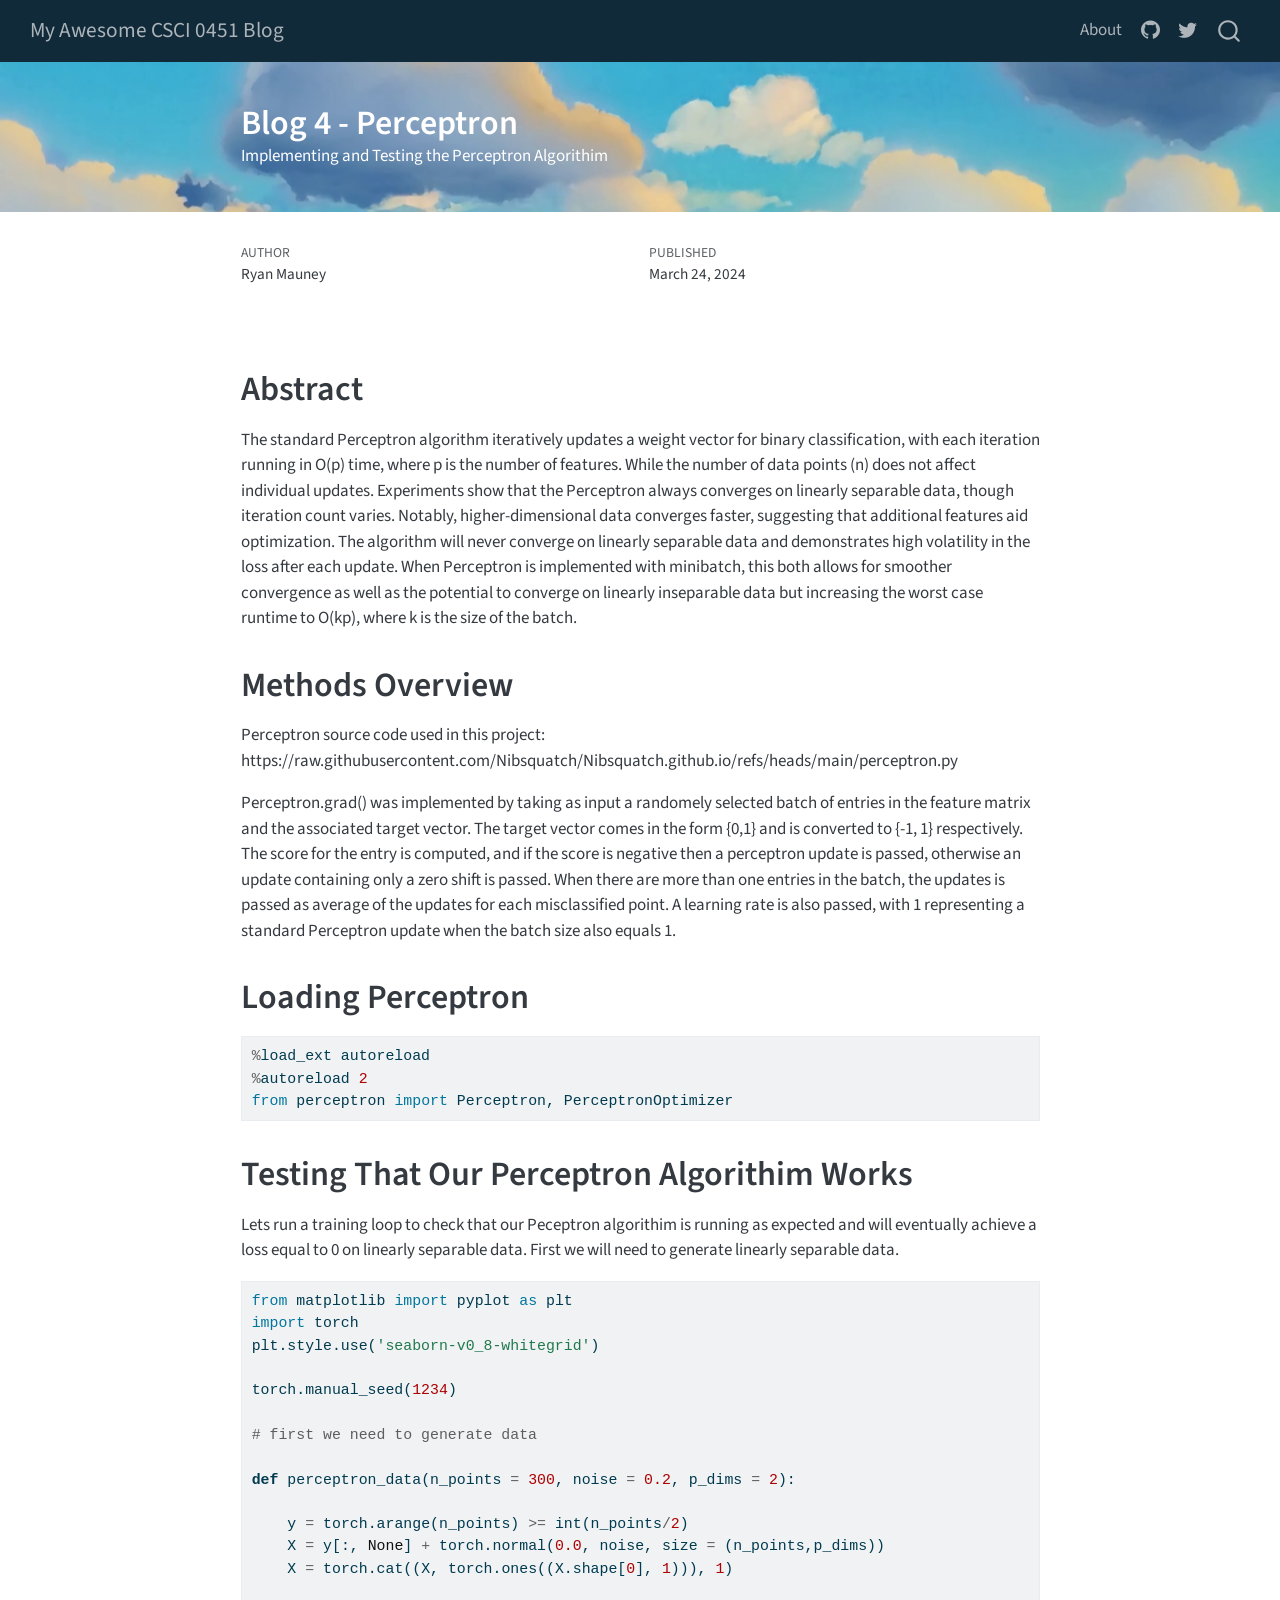
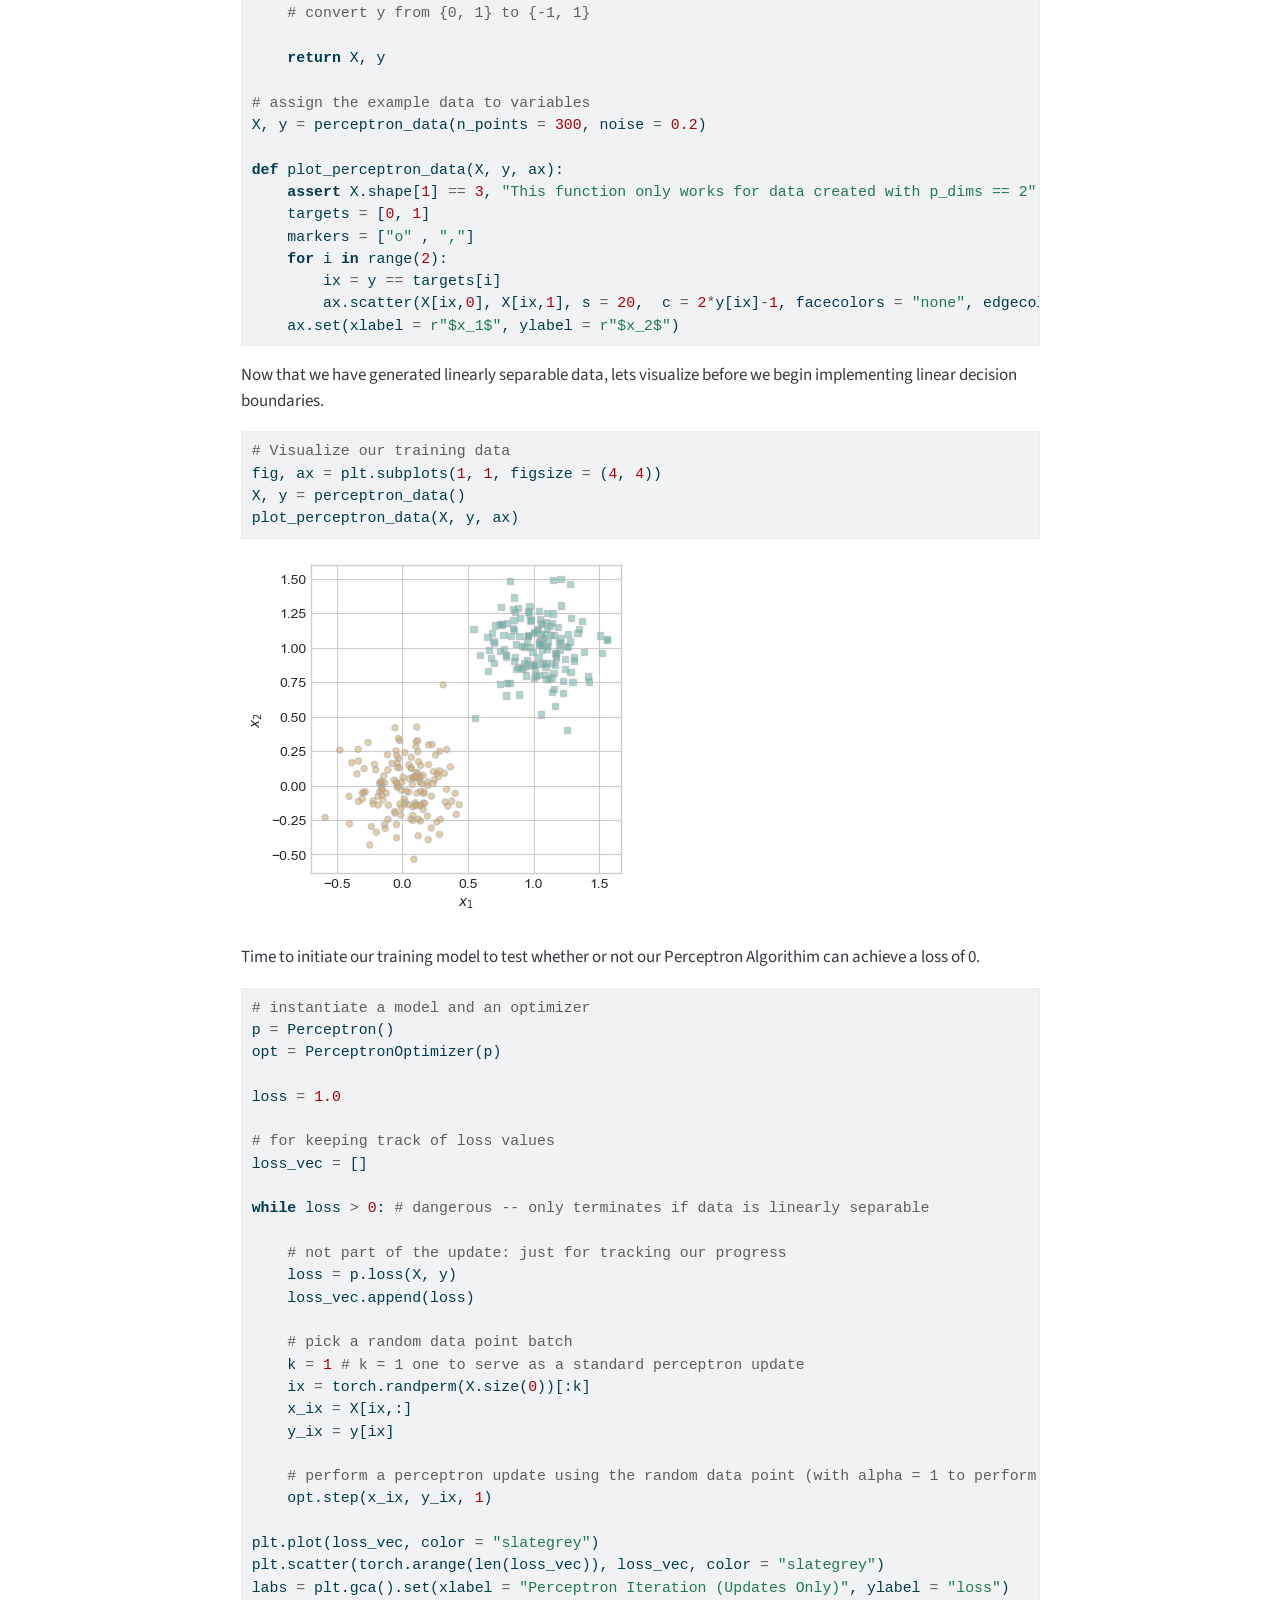
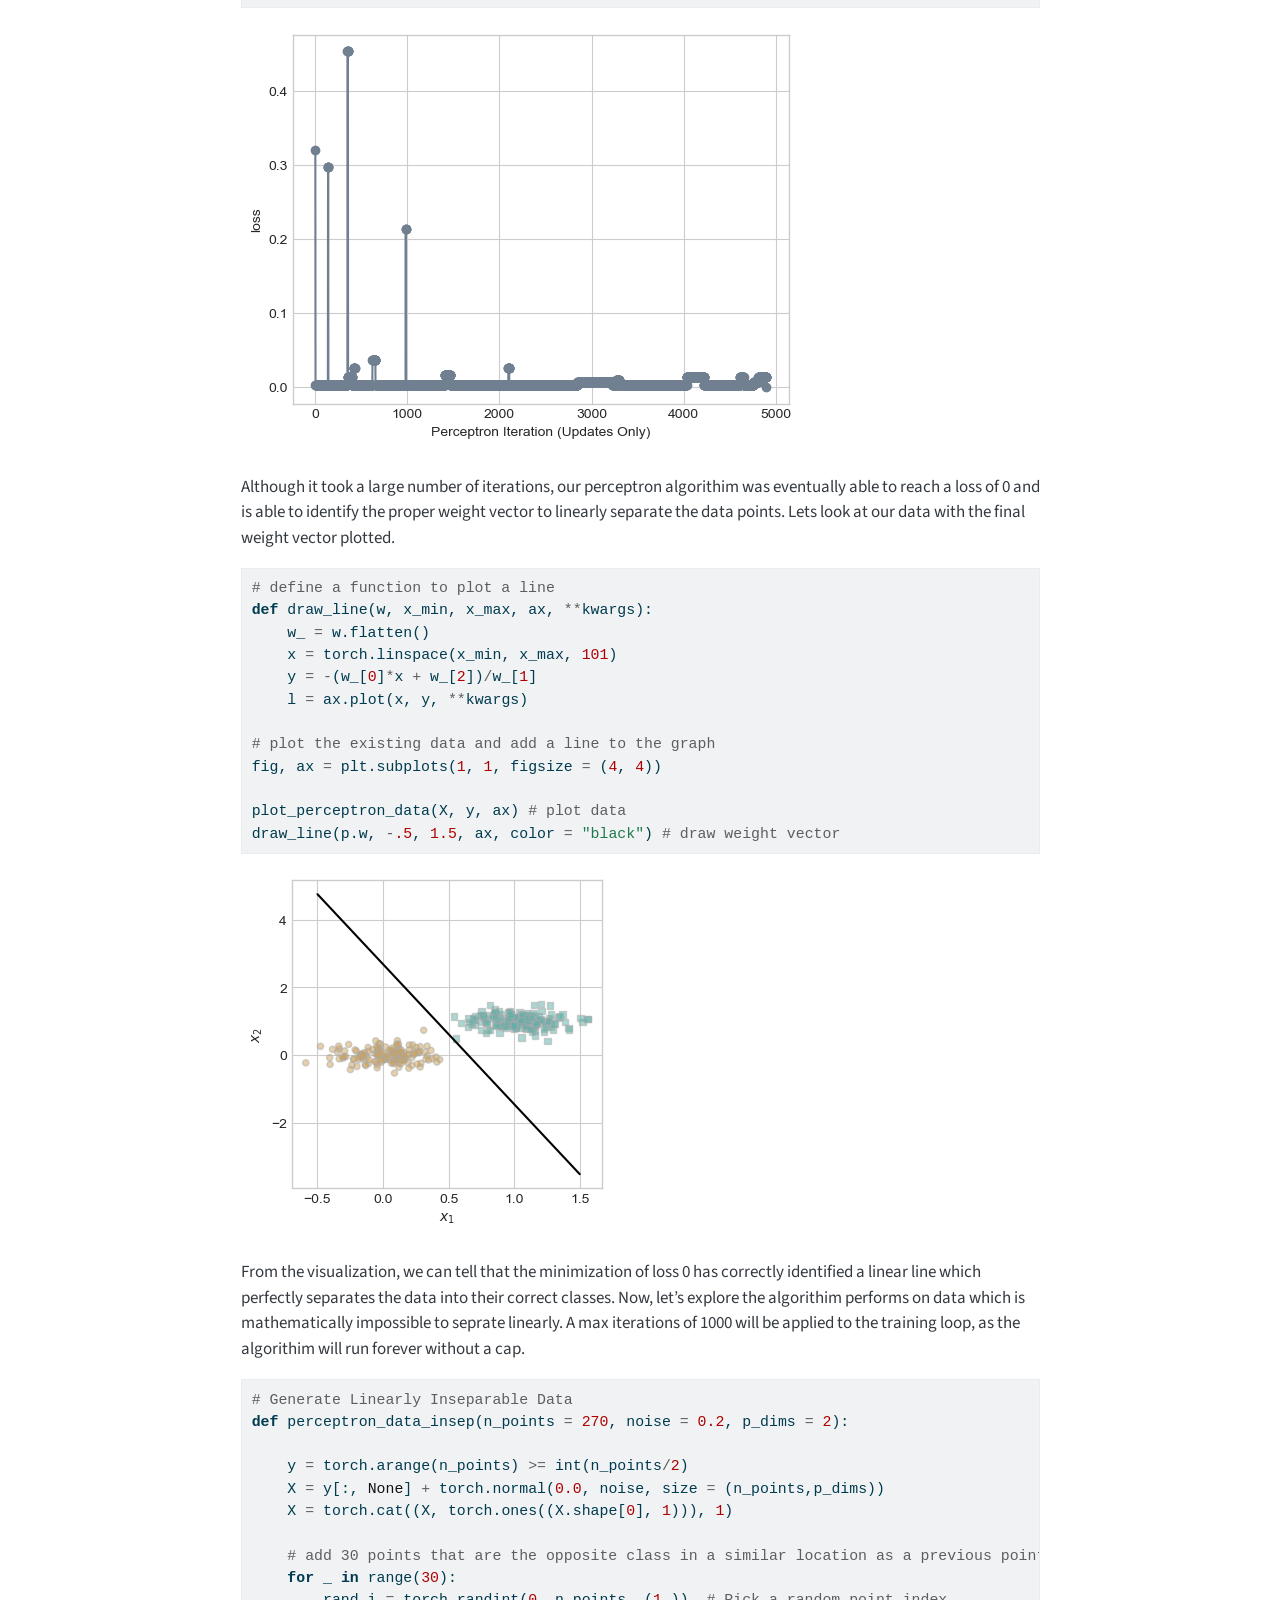
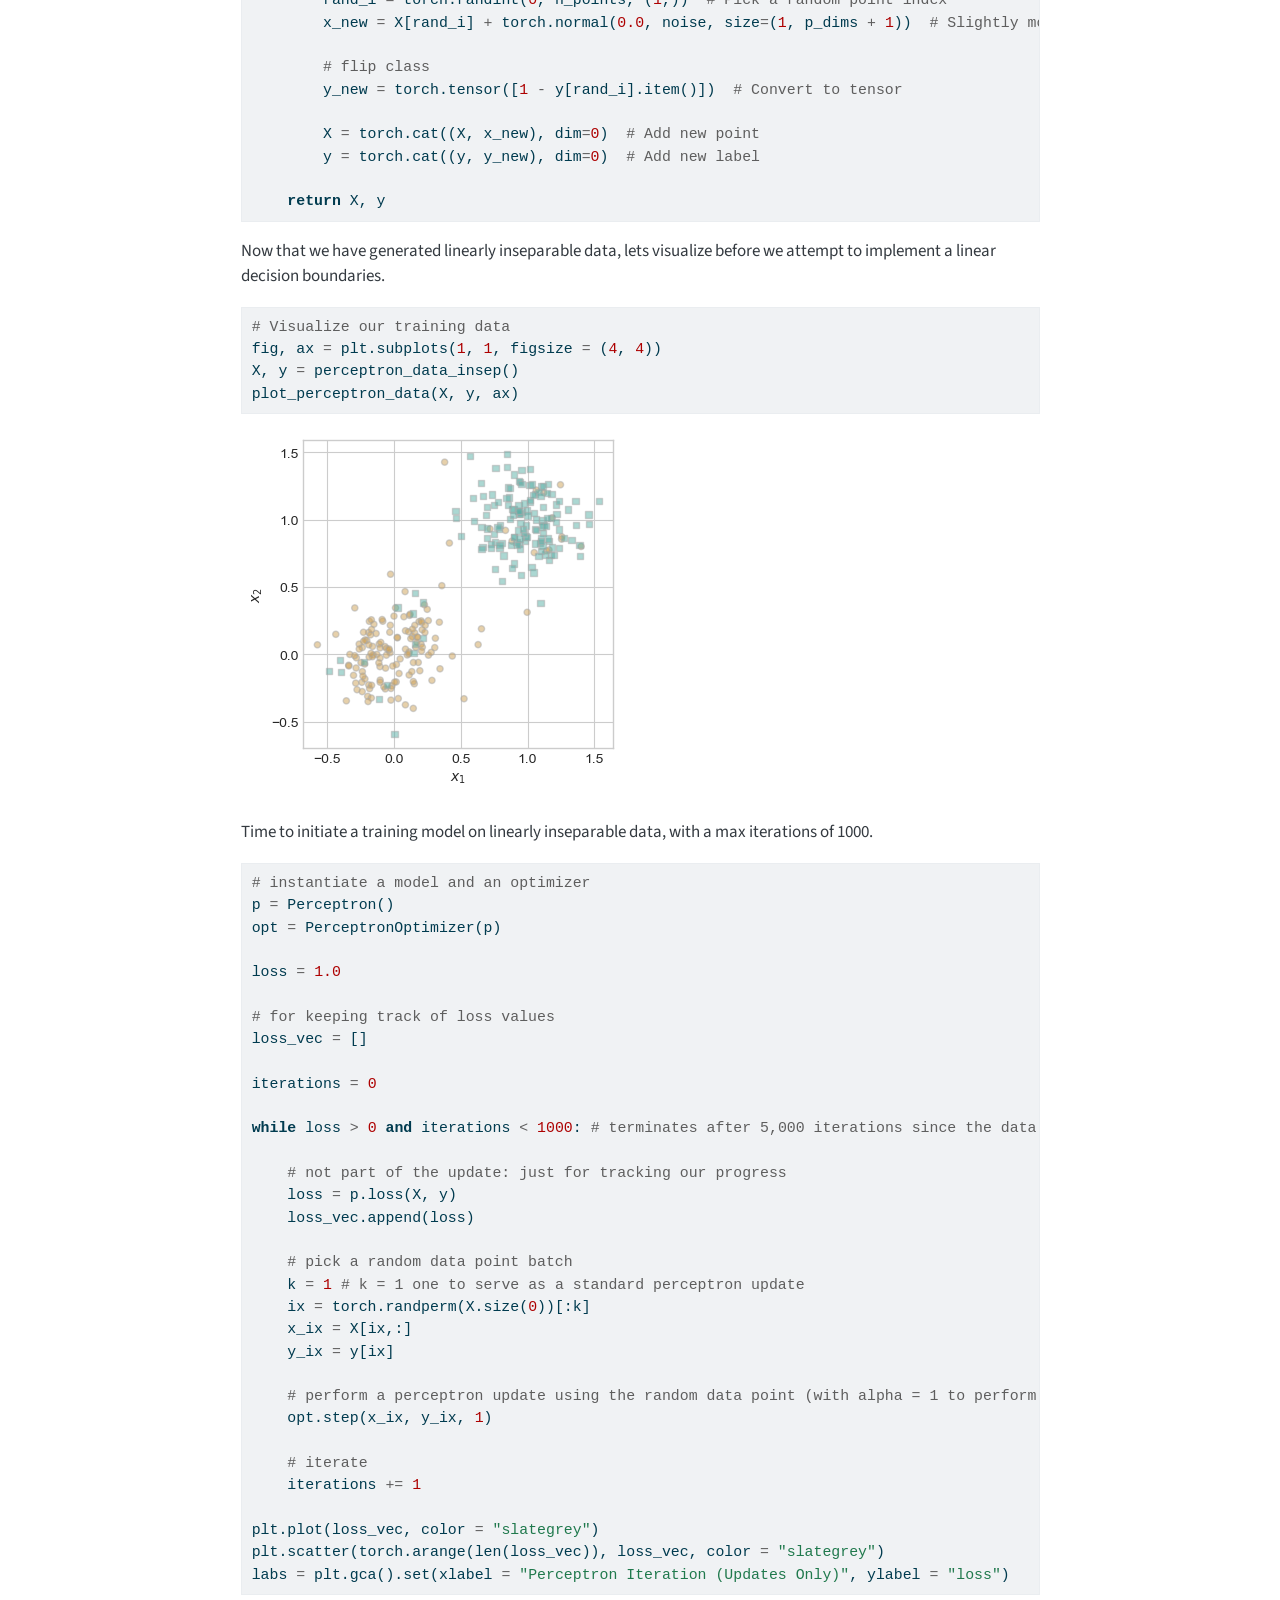
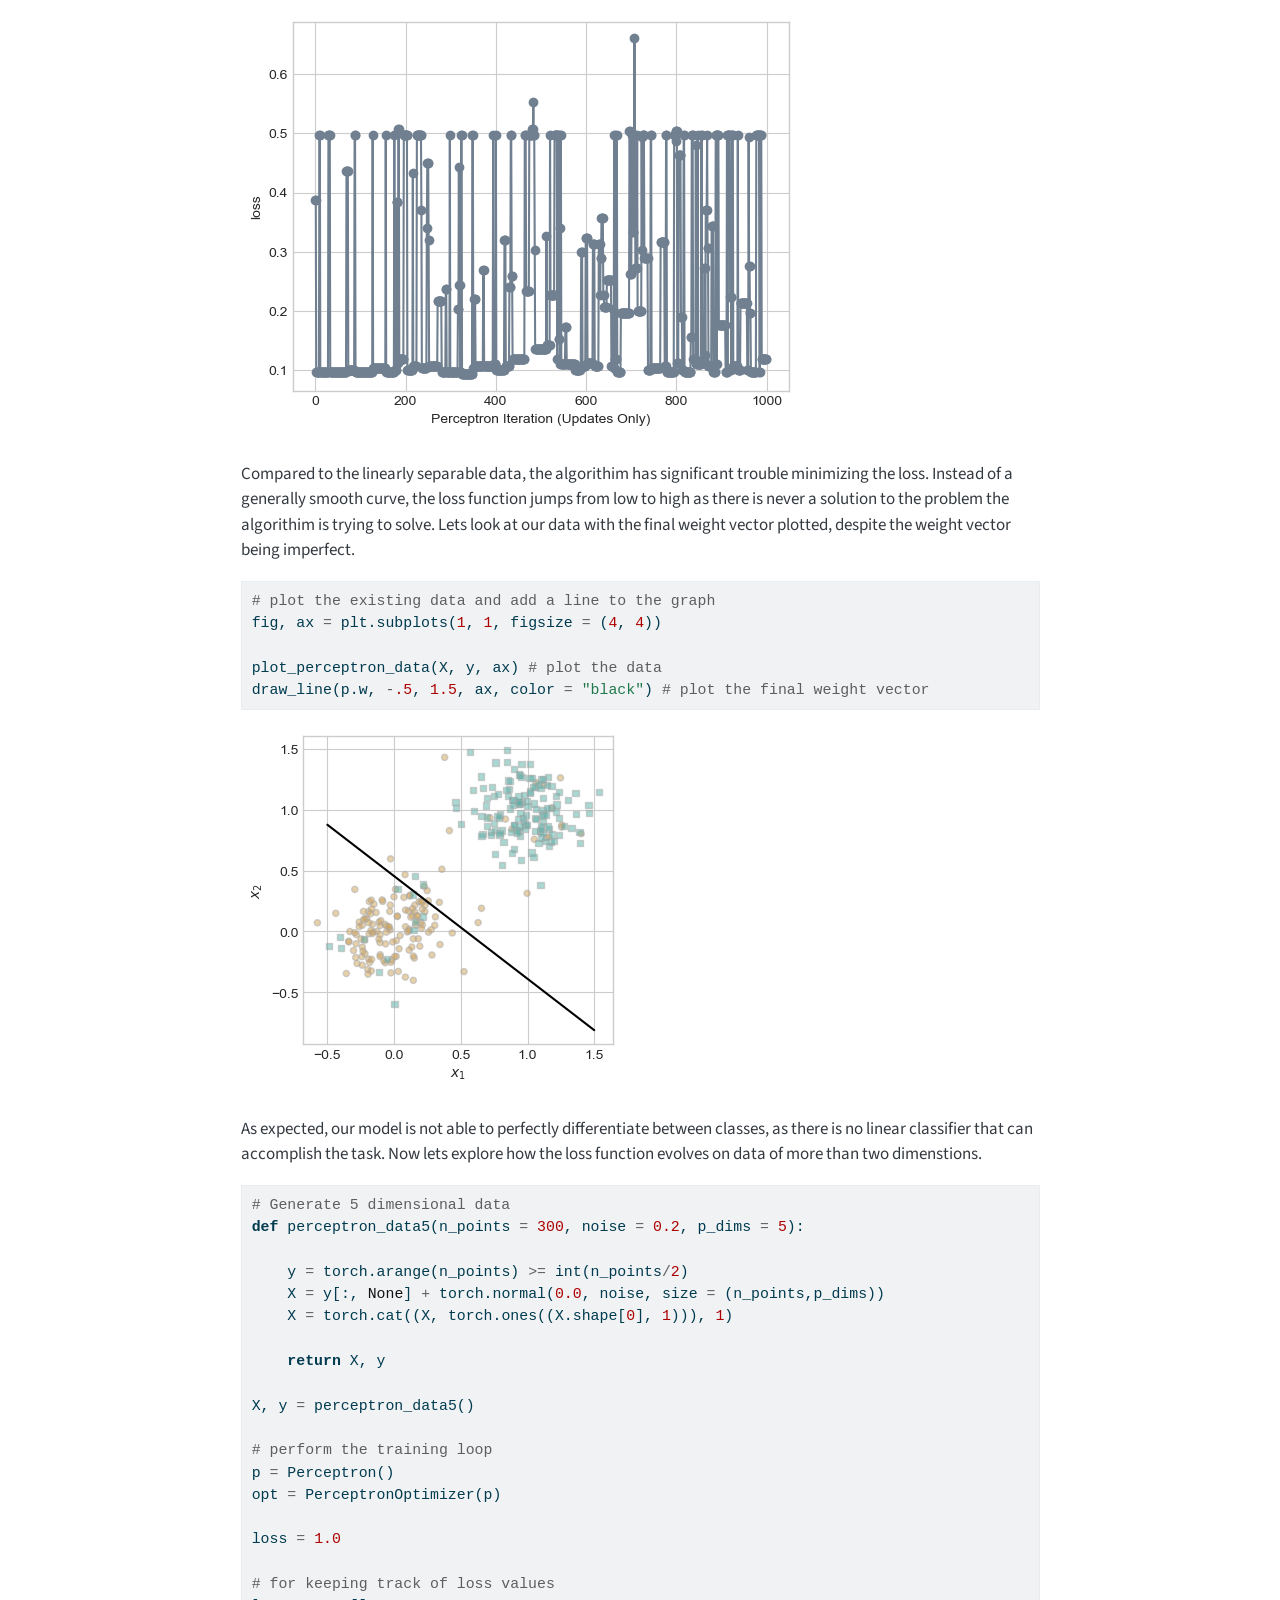
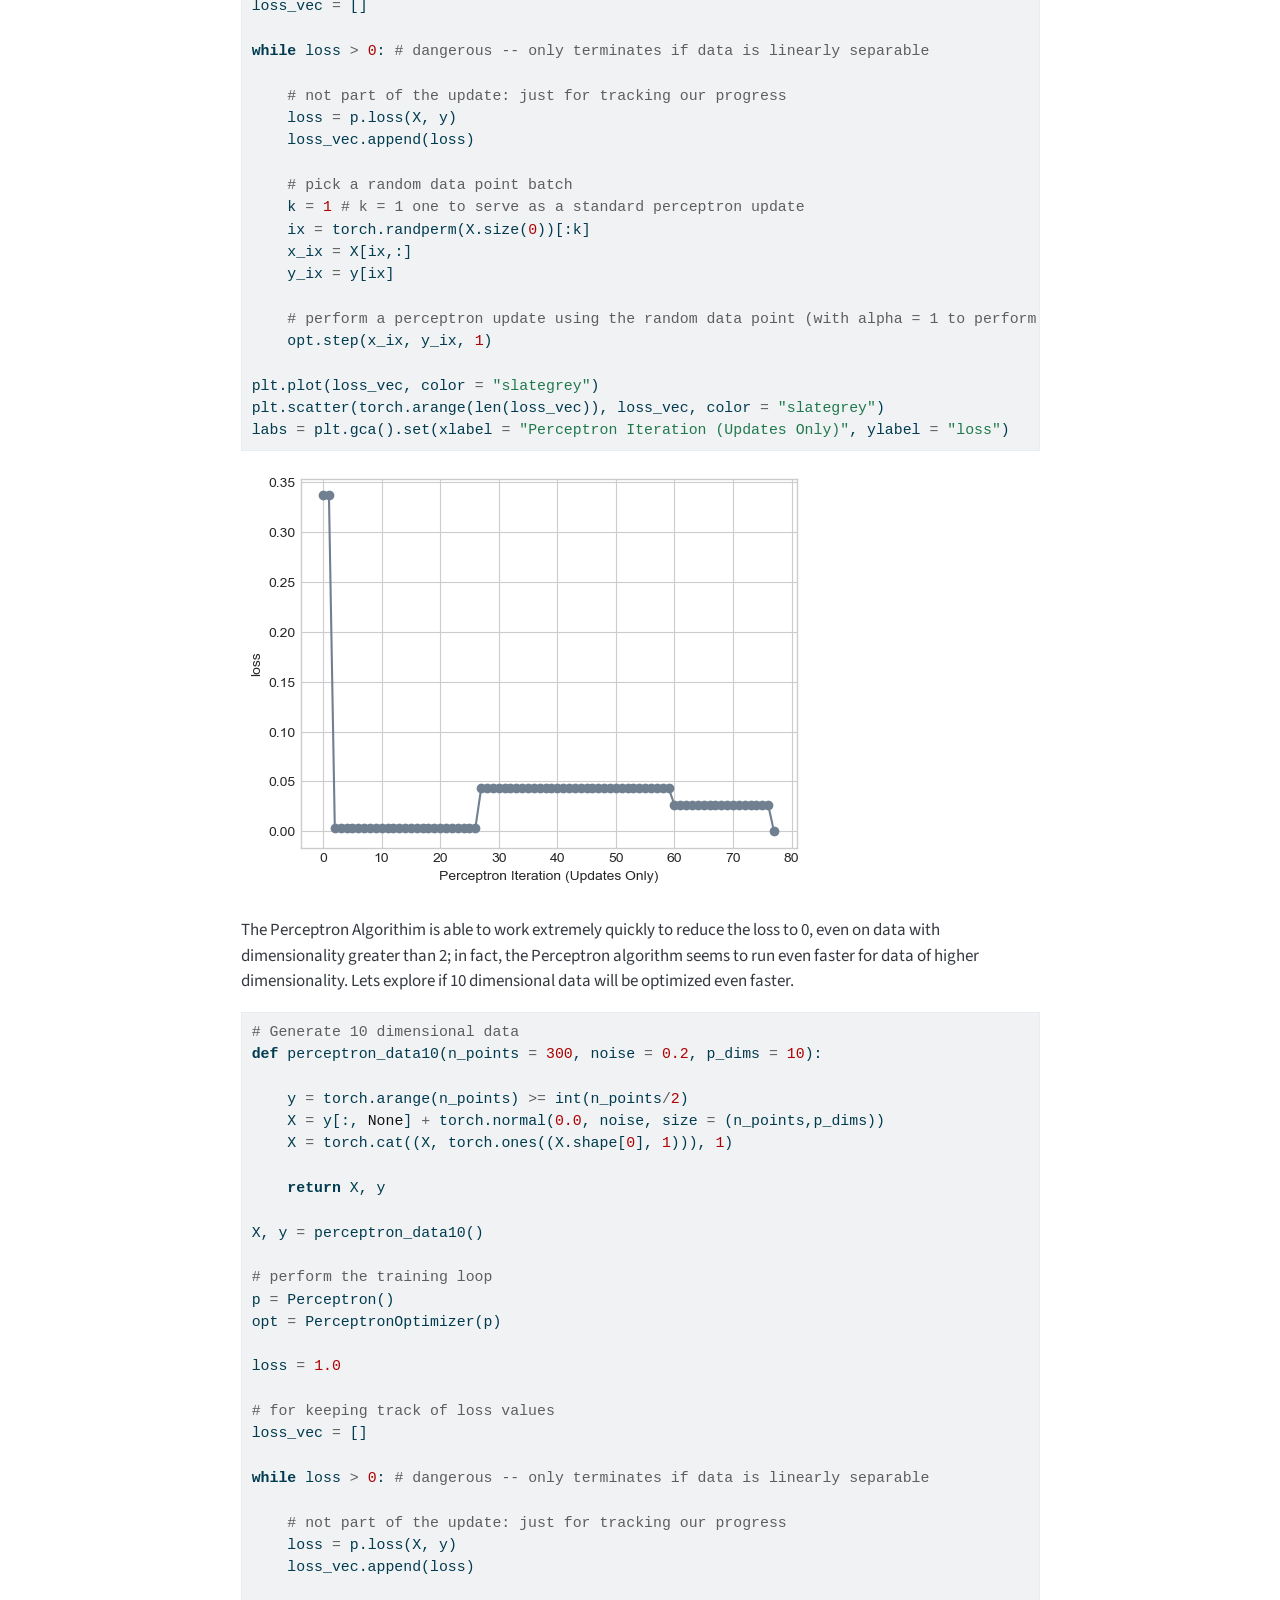
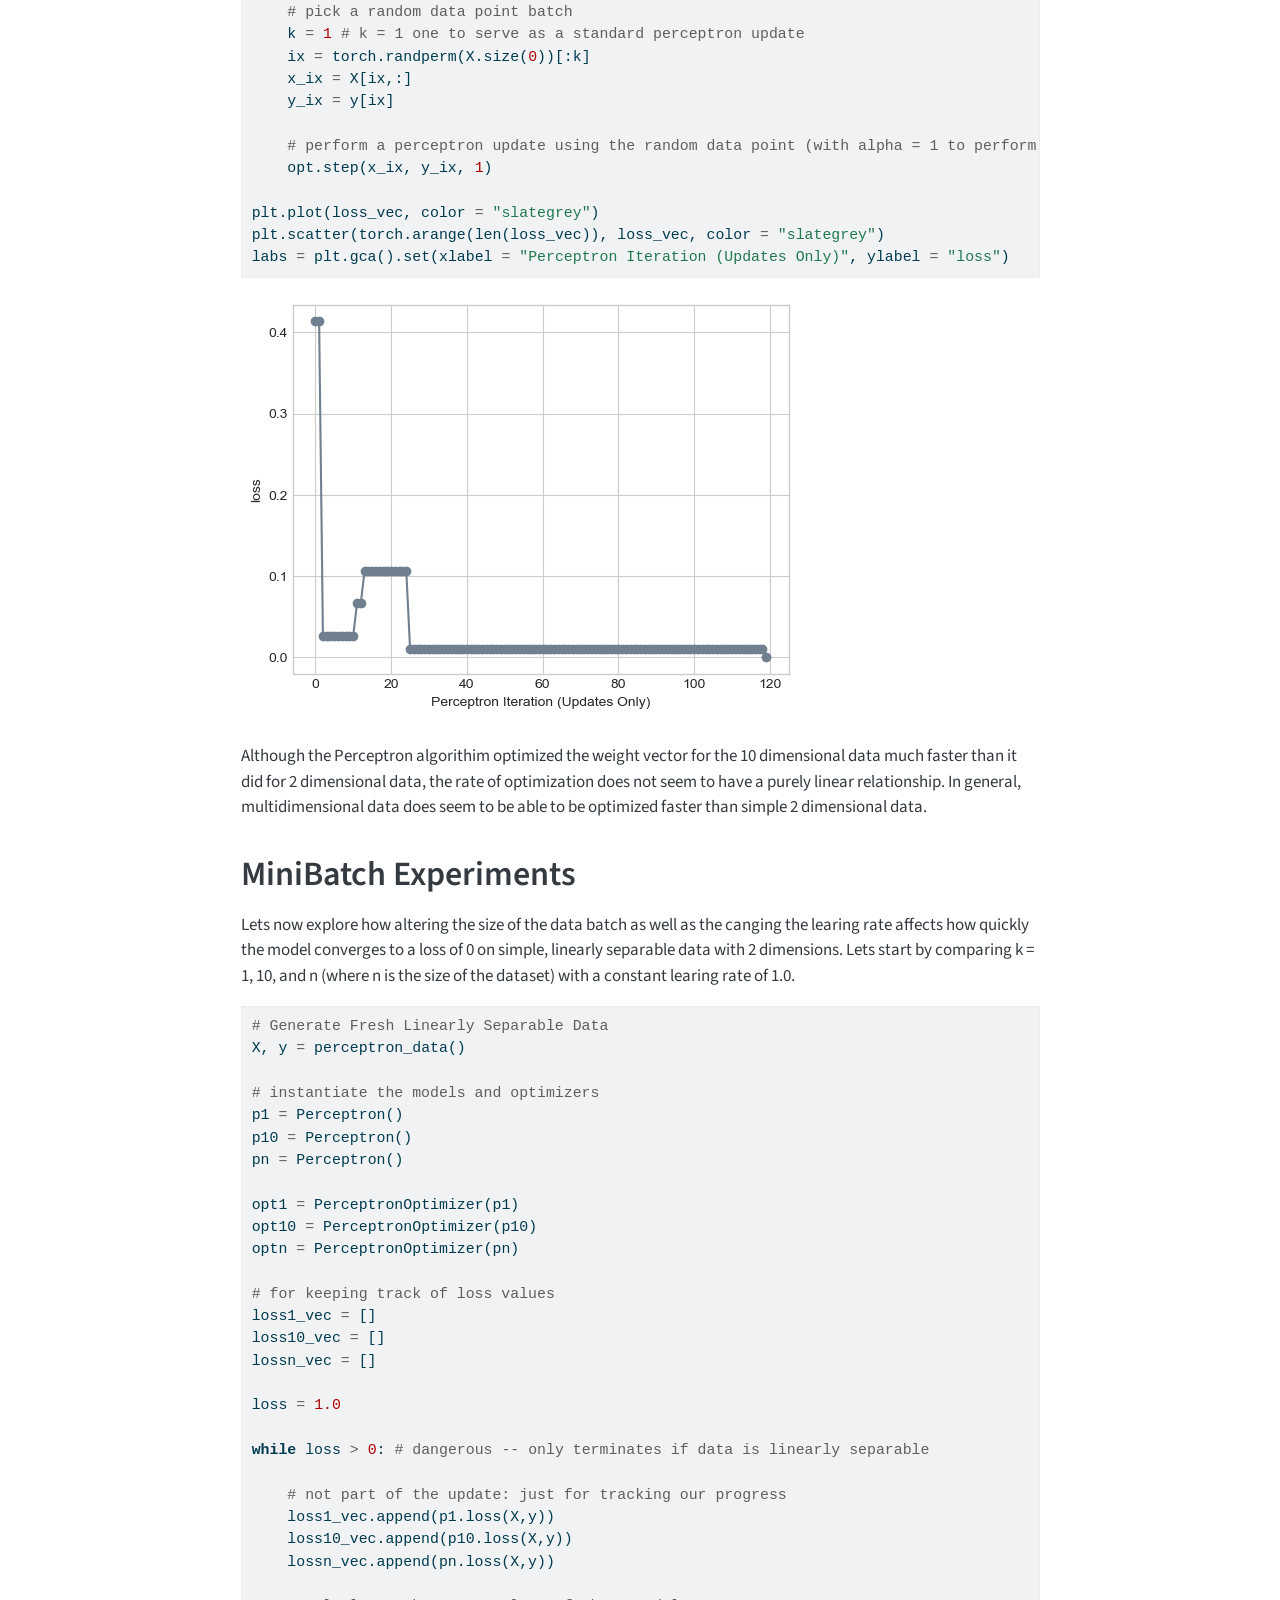
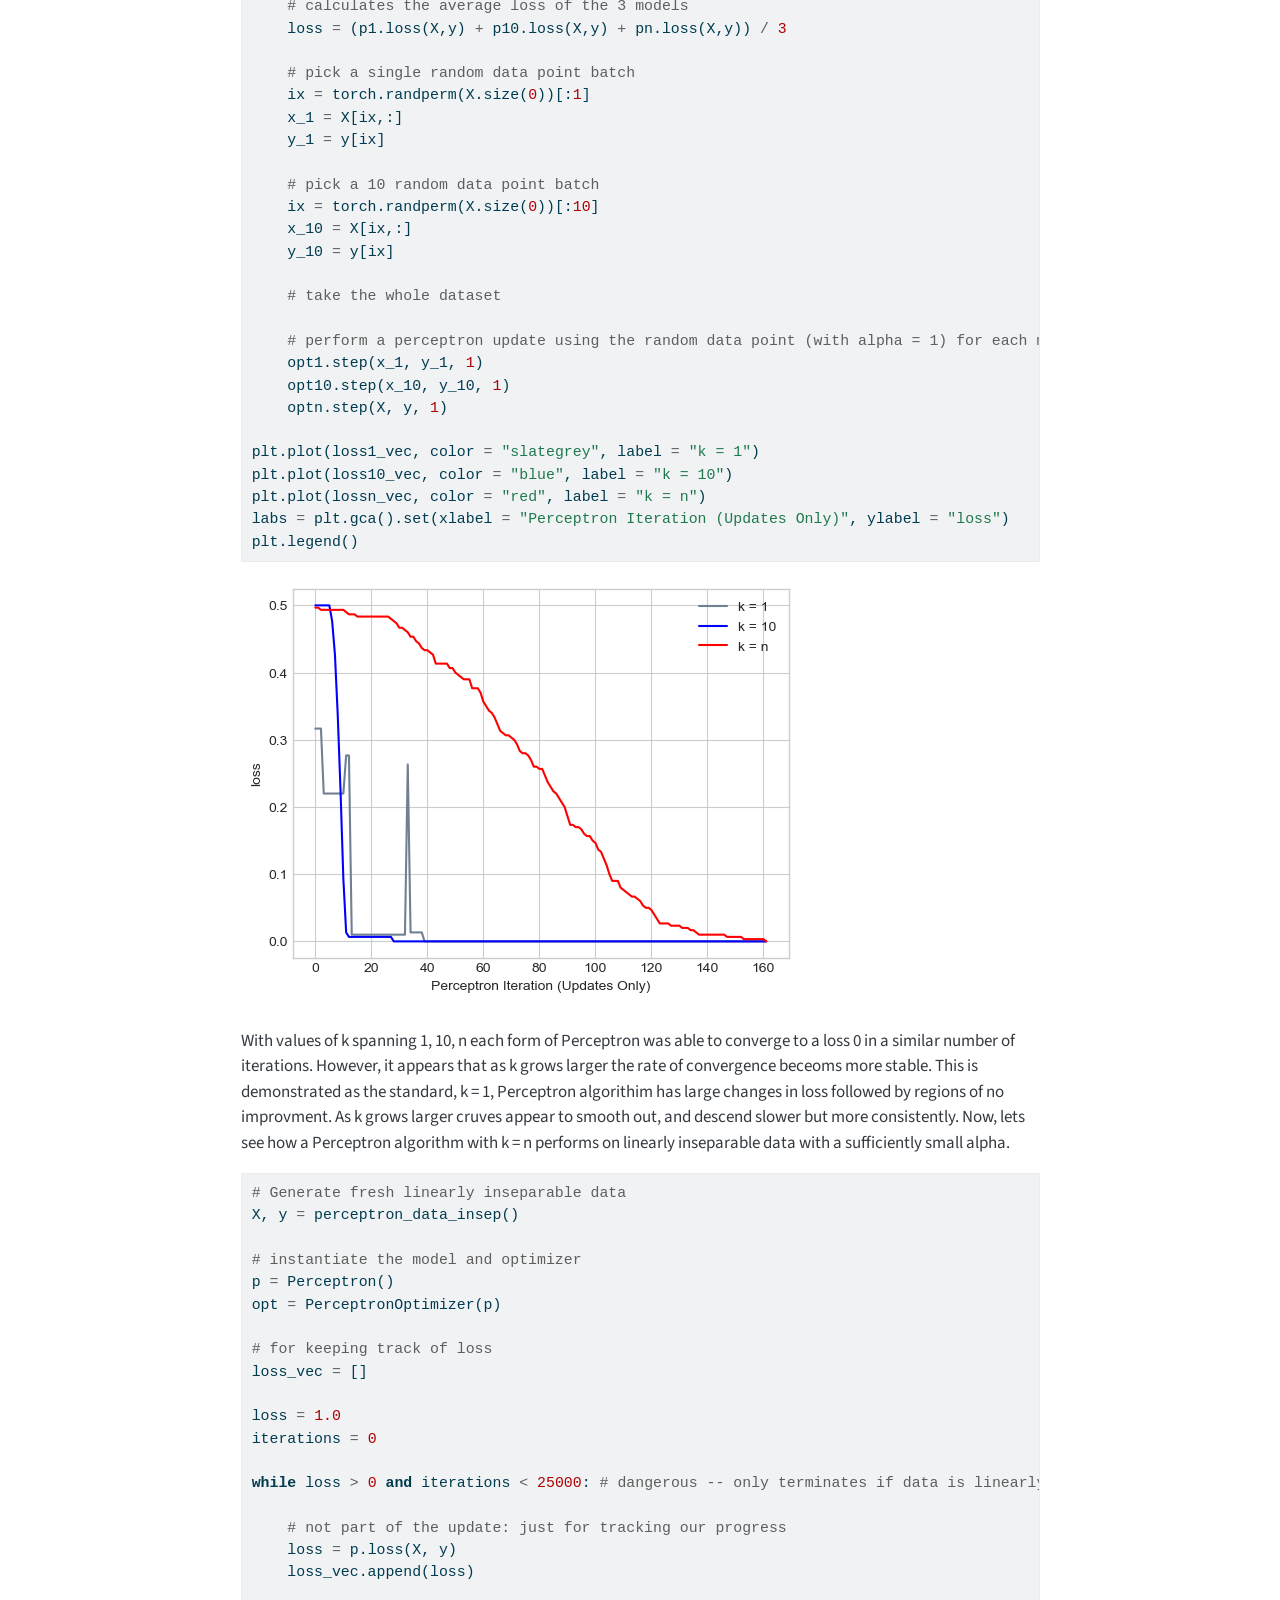
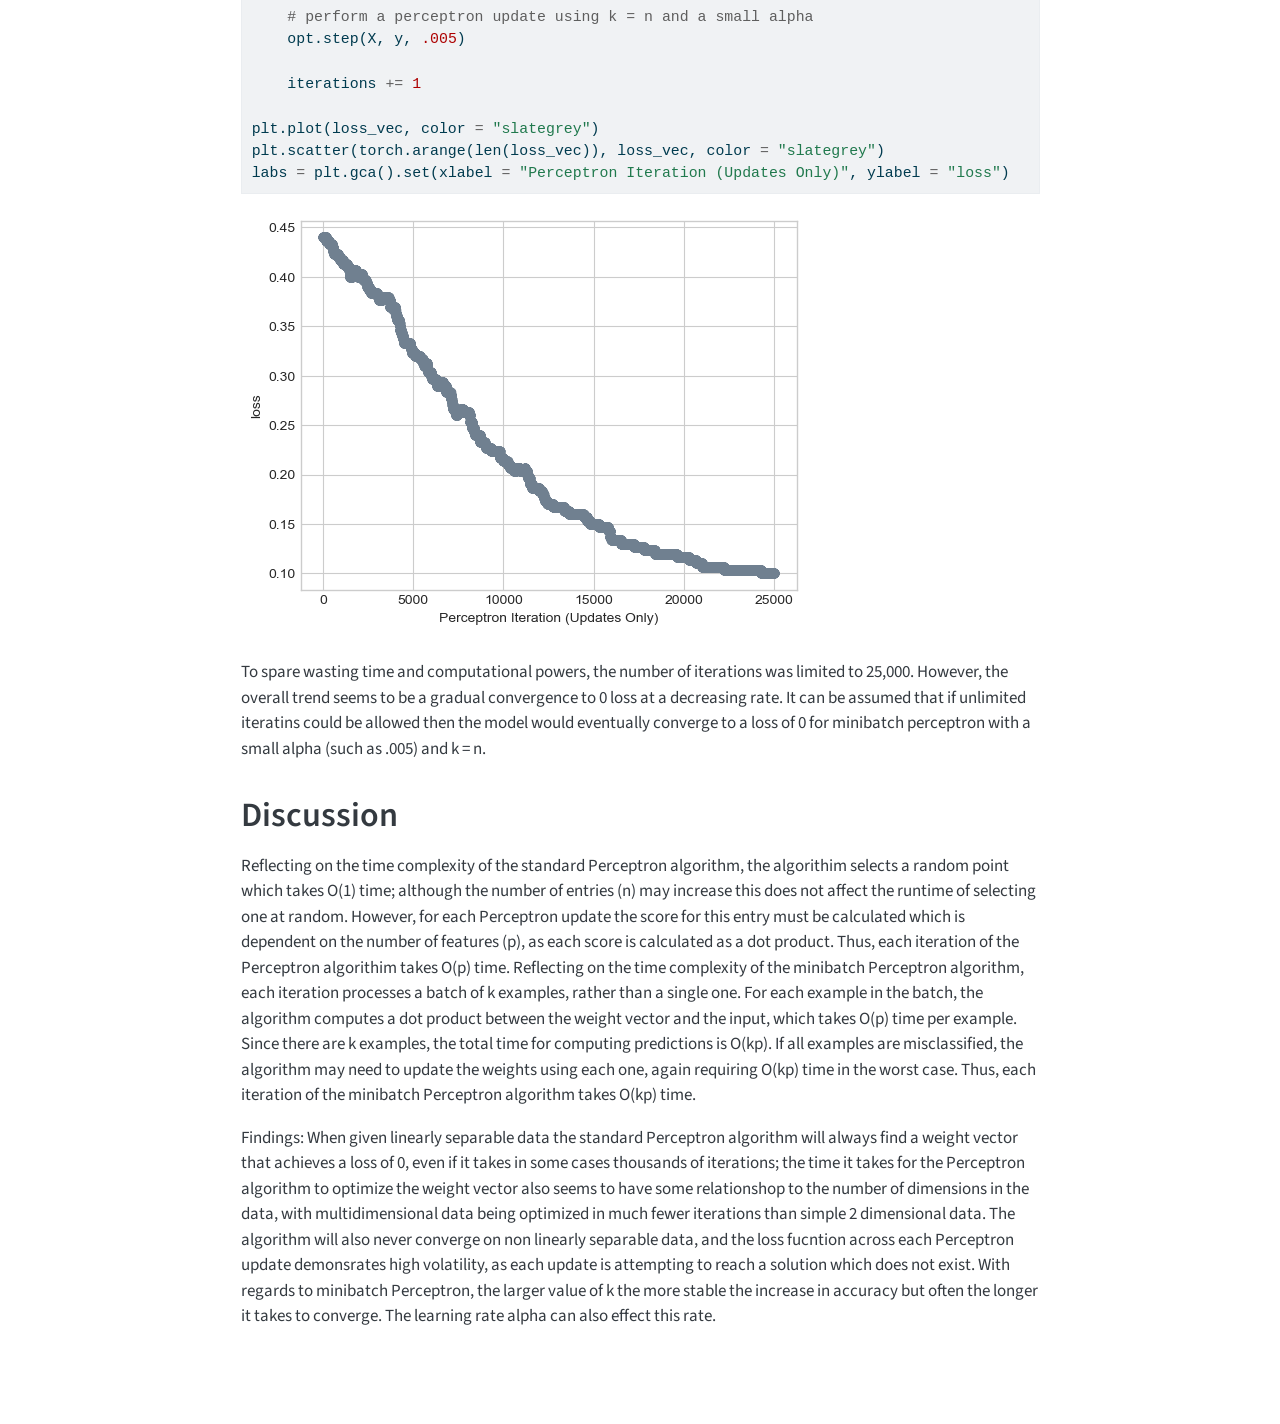
<file: docs/posts/Blog 4/index.html>
<!DOCTYPE html>
<html xmlns="http://www.w3.org/1999/xhtml" lang="en" xml:lang="en"><head>

<meta charset="utf-8">
<meta name="generator" content="quarto-1.6.40">

<meta name="viewport" content="width=device-width, initial-scale=1.0, user-scalable=yes">

<meta name="author" content="Ryan Mauney">
<meta name="dcterms.date" content="2024-03-24">
<meta name="description" content="Implementing and Testing the Perceptron Algorithim">

<title>Blog 4 - Perceptron – My Awesome CSCI 0451 Blog</title>
<style>
code{white-space: pre-wrap;}
span.smallcaps{font-variant: small-caps;}
div.columns{display: flex; gap: min(4vw, 1.5em);}
div.column{flex: auto; overflow-x: auto;}
div.hanging-indent{margin-left: 1.5em; text-indent: -1.5em;}
ul.task-list{list-style: none;}
ul.task-list li input[type="checkbox"] {
  width: 0.8em;
  margin: 0 0.8em 0.2em -1em; /* quarto-specific, see https://github.com/quarto-dev/quarto-cli/issues/4556 */ 
  vertical-align: middle;
}
/* CSS for syntax highlighting */
pre > code.sourceCode { white-space: pre; position: relative; }
pre > code.sourceCode > span { line-height: 1.25; }
pre > code.sourceCode > span:empty { height: 1.2em; }
.sourceCode { overflow: visible; }
code.sourceCode > span { color: inherit; text-decoration: inherit; }
div.sourceCode { margin: 1em 0; }
pre.sourceCode { margin: 0; }
@media screen {
div.sourceCode { overflow: auto; }
}
@media print {
pre > code.sourceCode { white-space: pre-wrap; }
pre > code.sourceCode > span { display: inline-block; text-indent: -5em; padding-left: 5em; }
}
pre.numberSource code
  { counter-reset: source-line 0; }
pre.numberSource code > span
  { position: relative; left: -4em; counter-increment: source-line; }
pre.numberSource code > span > a:first-child::before
  { content: counter(source-line);
    position: relative; left: -1em; text-align: right; vertical-align: baseline;
    border: none; display: inline-block;
    -webkit-touch-callout: none; -webkit-user-select: none;
    -khtml-user-select: none; -moz-user-select: none;
    -ms-user-select: none; user-select: none;
    padding: 0 4px; width: 4em;
  }
pre.numberSource { margin-left: 3em;  padding-left: 4px; }
div.sourceCode
  {   }
@media screen {
pre > code.sourceCode > span > a:first-child::before { text-decoration: underline; }
}
</style>


<script src="../../site_libs/quarto-nav/quarto-nav.js"></script>
<script src="../../site_libs/quarto-nav/headroom.min.js"></script>
<script src="../../site_libs/clipboard/clipboard.min.js"></script>
<script src="../../site_libs/quarto-search/autocomplete.umd.js"></script>
<script src="../../site_libs/quarto-search/fuse.min.js"></script>
<script src="../../site_libs/quarto-search/quarto-search.js"></script>
<meta name="quarto:offset" content="../../">
<script src="../../site_libs/quarto-html/quarto.js"></script>
<script src="../../site_libs/quarto-html/popper.min.js"></script>
<script src="../../site_libs/quarto-html/tippy.umd.min.js"></script>
<script src="../../site_libs/quarto-html/anchor.min.js"></script>
<link href="../../site_libs/quarto-html/tippy.css" rel="stylesheet">
<link href="../../site_libs/quarto-html/quarto-syntax-highlighting-549806ee2085284f45b00abea8c6df48.css" rel="stylesheet" id="quarto-text-highlighting-styles">
<script src="../../site_libs/bootstrap/bootstrap.min.js"></script>
<link href="../../site_libs/bootstrap/bootstrap-icons.css" rel="stylesheet">
<link href="../../site_libs/bootstrap/bootstrap-afd1c537f28ba892ec3c7a1a10902170.min.css" rel="stylesheet" append-hash="true" id="quarto-bootstrap" data-mode="light">
<script id="quarto-search-options" type="application/json">{
  "location": "navbar",
  "copy-button": false,
  "collapse-after": 3,
  "panel-placement": "end",
  "type": "overlay",
  "limit": 50,
  "keyboard-shortcut": [
    "f",
    "/",
    "s"
  ],
  "show-item-context": false,
  "language": {
    "search-no-results-text": "No results",
    "search-matching-documents-text": "matching documents",
    "search-copy-link-title": "Copy link to search",
    "search-hide-matches-text": "Hide additional matches",
    "search-more-match-text": "more match in this document",
    "search-more-matches-text": "more matches in this document",
    "search-clear-button-title": "Clear",
    "search-text-placeholder": "",
    "search-detached-cancel-button-title": "Cancel",
    "search-submit-button-title": "Submit",
    "search-label": "Search"
  }
}</script>
<style>

      .quarto-title-block .quarto-title-banner h1,
      .quarto-title-block .quarto-title-banner h2,
      .quarto-title-block .quarto-title-banner h3,
      .quarto-title-block .quarto-title-banner h4,
      .quarto-title-block .quarto-title-banner h5,
      .quarto-title-block .quarto-title-banner h6
      {
        color: white;
      }

      .quarto-title-block .quarto-title-banner {
        color: white;
background-image: url(../../img/landscape.png);
background-size: cover;
      }
</style>


<link rel="stylesheet" href="../../styles.css">
</head>

<body class="nav-fixed fullcontent">

<div id="quarto-search-results"></div>
  <header id="quarto-header" class="headroom fixed-top quarto-banner">
    <nav class="navbar navbar-expand-lg " data-bs-theme="dark">
      <div class="navbar-container container-fluid">
      <div class="navbar-brand-container mx-auto">
    <a class="navbar-brand" href="../../index.html">
    <span class="navbar-title">My Awesome CSCI 0451 Blog</span>
    </a>
  </div>
            <div id="quarto-search" class="" title="Search"></div>
          <button class="navbar-toggler" type="button" data-bs-toggle="collapse" data-bs-target="#navbarCollapse" aria-controls="navbarCollapse" role="menu" aria-expanded="false" aria-label="Toggle navigation" onclick="if (window.quartoToggleHeadroom) { window.quartoToggleHeadroom(); }">
  <span class="navbar-toggler-icon"></span>
</button>
          <div class="collapse navbar-collapse" id="navbarCollapse">
            <ul class="navbar-nav navbar-nav-scroll ms-auto">
  <li class="nav-item">
    <a class="nav-link" href="../../about.html"> 
<span class="menu-text">About</span></a>
  </li>  
  <li class="nav-item compact">
    <a class="nav-link" href="https://github.com/"> <i class="bi bi-github" role="img">
</i> 
<span class="menu-text"></span></a>
  </li>  
  <li class="nav-item compact">
    <a class="nav-link" href="https://twitter.com"> <i class="bi bi-twitter" role="img">
</i> 
<span class="menu-text"></span></a>
  </li>  
</ul>
          </div> <!-- /navcollapse -->
            <div class="quarto-navbar-tools">
</div>
      </div> <!-- /container-fluid -->
    </nav>
</header>
<!-- content -->
<header id="title-block-header" class="quarto-title-block default page-columns page-full">
  <div class="quarto-title-banner page-columns page-full">
    <div class="quarto-title column-body">
      <h1 class="title">Blog 4 - Perceptron</h1>
                  <div>
        <div class="description">
          Implementing and Testing the Perceptron Algorithim
        </div>
      </div>
                </div>
  </div>
    
  
  <div class="quarto-title-meta">

      <div>
      <div class="quarto-title-meta-heading">Author</div>
      <div class="quarto-title-meta-contents">
               <p>Ryan Mauney </p>
            </div>
    </div>
      
      <div>
      <div class="quarto-title-meta-heading">Published</div>
      <div class="quarto-title-meta-contents">
        <p class="date">March 24, 2024</p>
      </div>
    </div>
    
      
    </div>
    
  
  </header><div id="quarto-content" class="quarto-container page-columns page-rows-contents page-layout-article page-navbar">
<!-- sidebar -->
<!-- margin-sidebar -->
    
<!-- main -->
<main class="content quarto-banner-title-block" id="quarto-document-content">





<section id="abstract" class="level1">
<h1>Abstract</h1>
<p>The standard Perceptron algorithm iteratively updates a weight vector for binary classification, with each iteration running in O(p) time, where p is the number of features. While the number of data points (n) does not affect individual updates. Experiments show that the Perceptron always converges on linearly separable data, though iteration count varies. Notably, higher-dimensional data converges faster, suggesting that additional features aid optimization. The algorithm will never converge on linearly separable data and demonstrates high volatility in the loss after each update. When Perceptron is implemented with minibatch, this both allows for smoother convergence as well as the potential to converge on linearly inseparable data but increasing the worst case runtime to O(kp), where k is the size of the batch.</p>
</section>
<section id="methods-overview" class="level1">
<h1>Methods Overview</h1>
<p>Perceptron source code used in this project: https://raw.githubusercontent.com/Nibsquatch/Nibsquatch.github.io/refs/heads/main/perceptron.py</p>
<p>Perceptron.grad() was implemented by taking as input a randomely selected batch of entries in the feature matrix and the associated target vector. The target vector comes in the form {0,1} and is converted to {-1, 1} respectively. The score for the entry is computed, and if the score is negative then a perceptron update is passed, otherwise an update containing only a zero shift is passed. When there are more than one entries in the batch, the updates is passed as average of the updates for each misclassified point. A learning rate is also passed, with 1 representing a standard Perceptron update when the batch size also equals 1.</p>
</section>
<section id="loading-perceptron" class="level1">
<h1>Loading Perceptron</h1>
<div id="cell-6" class="cell" data-execution_count="2">
<div class="sourceCode cell-code" id="cb1"><pre class="sourceCode python code-with-copy"><code class="sourceCode python"><span id="cb1-1"><a href="#cb1-1" aria-hidden="true" tabindex="-1"></a><span class="op">%</span>load_ext autoreload</span>
<span id="cb1-2"><a href="#cb1-2" aria-hidden="true" tabindex="-1"></a><span class="op">%</span>autoreload <span class="dv">2</span></span>
<span id="cb1-3"><a href="#cb1-3" aria-hidden="true" tabindex="-1"></a><span class="im">from</span> perceptron <span class="im">import</span> Perceptron, PerceptronOptimizer</span></code><button title="Copy to Clipboard" class="code-copy-button"><i class="bi"></i></button></pre></div>
</div>
</section>
<section id="testing-that-our-perceptron-algorithim-works" class="level1">
<h1>Testing That Our Perceptron Algorithim Works</h1>
<p>Lets run a training loop to check that our Peceptron algorithim is running as expected and will eventually achieve a loss equal to 0 on linearly separable data. First we will need to generate linearly separable data.</p>
<div id="cell-9" class="cell" data-execution_count="3">
<div class="sourceCode cell-code" id="cb2"><pre class="sourceCode python code-with-copy"><code class="sourceCode python"><span id="cb2-1"><a href="#cb2-1" aria-hidden="true" tabindex="-1"></a><span class="im">from</span> matplotlib <span class="im">import</span> pyplot <span class="im">as</span> plt</span>
<span id="cb2-2"><a href="#cb2-2" aria-hidden="true" tabindex="-1"></a><span class="im">import</span> torch</span>
<span id="cb2-3"><a href="#cb2-3" aria-hidden="true" tabindex="-1"></a>plt.style.use(<span class="st">'seaborn-v0_8-whitegrid'</span>)</span>
<span id="cb2-4"><a href="#cb2-4" aria-hidden="true" tabindex="-1"></a></span>
<span id="cb2-5"><a href="#cb2-5" aria-hidden="true" tabindex="-1"></a>torch.manual_seed(<span class="dv">1234</span>)</span>
<span id="cb2-6"><a href="#cb2-6" aria-hidden="true" tabindex="-1"></a></span>
<span id="cb2-7"><a href="#cb2-7" aria-hidden="true" tabindex="-1"></a><span class="co"># first we need to generate data</span></span>
<span id="cb2-8"><a href="#cb2-8" aria-hidden="true" tabindex="-1"></a></span>
<span id="cb2-9"><a href="#cb2-9" aria-hidden="true" tabindex="-1"></a><span class="kw">def</span> perceptron_data(n_points <span class="op">=</span> <span class="dv">300</span>, noise <span class="op">=</span> <span class="fl">0.2</span>, p_dims <span class="op">=</span> <span class="dv">2</span>):</span>
<span id="cb2-10"><a href="#cb2-10" aria-hidden="true" tabindex="-1"></a>    </span>
<span id="cb2-11"><a href="#cb2-11" aria-hidden="true" tabindex="-1"></a>    y <span class="op">=</span> torch.arange(n_points) <span class="op">&gt;=</span> <span class="bu">int</span>(n_points<span class="op">/</span><span class="dv">2</span>)</span>
<span id="cb2-12"><a href="#cb2-12" aria-hidden="true" tabindex="-1"></a>    X <span class="op">=</span> y[:, <span class="va">None</span>] <span class="op">+</span> torch.normal(<span class="fl">0.0</span>, noise, size <span class="op">=</span> (n_points,p_dims))</span>
<span id="cb2-13"><a href="#cb2-13" aria-hidden="true" tabindex="-1"></a>    X <span class="op">=</span> torch.cat((X, torch.ones((X.shape[<span class="dv">0</span>], <span class="dv">1</span>))), <span class="dv">1</span>)</span>
<span id="cb2-14"><a href="#cb2-14" aria-hidden="true" tabindex="-1"></a></span>
<span id="cb2-15"><a href="#cb2-15" aria-hidden="true" tabindex="-1"></a>    <span class="co"># convert y from {0, 1} to {-1, 1}</span></span>
<span id="cb2-16"><a href="#cb2-16" aria-hidden="true" tabindex="-1"></a>    </span>
<span id="cb2-17"><a href="#cb2-17" aria-hidden="true" tabindex="-1"></a>    <span class="cf">return</span> X, y</span>
<span id="cb2-18"><a href="#cb2-18" aria-hidden="true" tabindex="-1"></a></span>
<span id="cb2-19"><a href="#cb2-19" aria-hidden="true" tabindex="-1"></a><span class="co"># assign the example data to variables</span></span>
<span id="cb2-20"><a href="#cb2-20" aria-hidden="true" tabindex="-1"></a>X, y <span class="op">=</span> perceptron_data(n_points <span class="op">=</span> <span class="dv">300</span>, noise <span class="op">=</span> <span class="fl">0.2</span>)</span>
<span id="cb2-21"><a href="#cb2-21" aria-hidden="true" tabindex="-1"></a></span>
<span id="cb2-22"><a href="#cb2-22" aria-hidden="true" tabindex="-1"></a><span class="kw">def</span> plot_perceptron_data(X, y, ax):</span>
<span id="cb2-23"><a href="#cb2-23" aria-hidden="true" tabindex="-1"></a>    <span class="cf">assert</span> X.shape[<span class="dv">1</span>] <span class="op">==</span> <span class="dv">3</span>, <span class="st">"This function only works for data created with p_dims == 2"</span></span>
<span id="cb2-24"><a href="#cb2-24" aria-hidden="true" tabindex="-1"></a>    targets <span class="op">=</span> [<span class="dv">0</span>, <span class="dv">1</span>]</span>
<span id="cb2-25"><a href="#cb2-25" aria-hidden="true" tabindex="-1"></a>    markers <span class="op">=</span> [<span class="st">"o"</span> , <span class="st">","</span>]</span>
<span id="cb2-26"><a href="#cb2-26" aria-hidden="true" tabindex="-1"></a>    <span class="cf">for</span> i <span class="kw">in</span> <span class="bu">range</span>(<span class="dv">2</span>):</span>
<span id="cb2-27"><a href="#cb2-27" aria-hidden="true" tabindex="-1"></a>        ix <span class="op">=</span> y <span class="op">==</span> targets[i]</span>
<span id="cb2-28"><a href="#cb2-28" aria-hidden="true" tabindex="-1"></a>        ax.scatter(X[ix,<span class="dv">0</span>], X[ix,<span class="dv">1</span>], s <span class="op">=</span> <span class="dv">20</span>,  c <span class="op">=</span> <span class="dv">2</span><span class="op">*</span>y[ix]<span class="op">-</span><span class="dv">1</span>, facecolors <span class="op">=</span> <span class="st">"none"</span>, edgecolors <span class="op">=</span> <span class="st">"darkgrey"</span>, cmap <span class="op">=</span> <span class="st">"BrBG"</span>, vmin <span class="op">=</span> <span class="op">-</span><span class="dv">2</span>, vmax <span class="op">=</span> <span class="dv">2</span>, alpha <span class="op">=</span> <span class="fl">0.5</span>, marker <span class="op">=</span> markers[i])</span>
<span id="cb2-29"><a href="#cb2-29" aria-hidden="true" tabindex="-1"></a>    ax.<span class="bu">set</span>(xlabel <span class="op">=</span> <span class="vs">r"$x_1$"</span>, ylabel <span class="op">=</span> <span class="vs">r"$x_2$"</span>)</span></code><button title="Copy to Clipboard" class="code-copy-button"><i class="bi"></i></button></pre></div>
</div>
<p>Now that we have generated linearly separable data, lets visualize before we begin implementing linear decision boundaries.</p>
<div id="cell-11" class="cell" data-execution_count="4">
<div class="sourceCode cell-code" id="cb3"><pre class="sourceCode python code-with-copy"><code class="sourceCode python"><span id="cb3-1"><a href="#cb3-1" aria-hidden="true" tabindex="-1"></a><span class="co"># Visualize our training data</span></span>
<span id="cb3-2"><a href="#cb3-2" aria-hidden="true" tabindex="-1"></a>fig, ax <span class="op">=</span> plt.subplots(<span class="dv">1</span>, <span class="dv">1</span>, figsize <span class="op">=</span> (<span class="dv">4</span>, <span class="dv">4</span>))</span>
<span id="cb3-3"><a href="#cb3-3" aria-hidden="true" tabindex="-1"></a>X, y <span class="op">=</span> perceptron_data()</span>
<span id="cb3-4"><a href="#cb3-4" aria-hidden="true" tabindex="-1"></a>plot_perceptron_data(X, y, ax)</span></code><button title="Copy to Clipboard" class="code-copy-button"><i class="bi"></i></button></pre></div>
<div class="cell-output cell-output-display">
<div>
<figure class="figure">
<p><img src="index_files/figure-html/cell-4-output-1.png" class="img-fluid figure-img"></p>
</figure>
</div>
</div>
</div>
<p>Time to initiate our training model to test whether or not our Perceptron Algorithim can achieve a loss of 0.</p>
<div id="cell-13" class="cell" data-execution_count="5">
<div class="sourceCode cell-code" id="cb4"><pre class="sourceCode python code-with-copy"><code class="sourceCode python"><span id="cb4-1"><a href="#cb4-1" aria-hidden="true" tabindex="-1"></a><span class="co"># instantiate a model and an optimizer</span></span>
<span id="cb4-2"><a href="#cb4-2" aria-hidden="true" tabindex="-1"></a>p <span class="op">=</span> Perceptron() </span>
<span id="cb4-3"><a href="#cb4-3" aria-hidden="true" tabindex="-1"></a>opt <span class="op">=</span> PerceptronOptimizer(p)</span>
<span id="cb4-4"><a href="#cb4-4" aria-hidden="true" tabindex="-1"></a></span>
<span id="cb4-5"><a href="#cb4-5" aria-hidden="true" tabindex="-1"></a>loss <span class="op">=</span> <span class="fl">1.0</span></span>
<span id="cb4-6"><a href="#cb4-6" aria-hidden="true" tabindex="-1"></a></span>
<span id="cb4-7"><a href="#cb4-7" aria-hidden="true" tabindex="-1"></a><span class="co"># for keeping track of loss values</span></span>
<span id="cb4-8"><a href="#cb4-8" aria-hidden="true" tabindex="-1"></a>loss_vec <span class="op">=</span> []</span>
<span id="cb4-9"><a href="#cb4-9" aria-hidden="true" tabindex="-1"></a></span>
<span id="cb4-10"><a href="#cb4-10" aria-hidden="true" tabindex="-1"></a><span class="cf">while</span> loss <span class="op">&gt;</span> <span class="dv">0</span>: <span class="co"># dangerous -- only terminates if data is linearly separable</span></span>
<span id="cb4-11"><a href="#cb4-11" aria-hidden="true" tabindex="-1"></a>    </span>
<span id="cb4-12"><a href="#cb4-12" aria-hidden="true" tabindex="-1"></a>    <span class="co"># not part of the update: just for tracking our progress    </span></span>
<span id="cb4-13"><a href="#cb4-13" aria-hidden="true" tabindex="-1"></a>    loss <span class="op">=</span> p.loss(X, y) </span>
<span id="cb4-14"><a href="#cb4-14" aria-hidden="true" tabindex="-1"></a>    loss_vec.append(loss)</span>
<span id="cb4-15"><a href="#cb4-15" aria-hidden="true" tabindex="-1"></a>    </span>
<span id="cb4-16"><a href="#cb4-16" aria-hidden="true" tabindex="-1"></a>    <span class="co"># pick a random data point batch</span></span>
<span id="cb4-17"><a href="#cb4-17" aria-hidden="true" tabindex="-1"></a>    k <span class="op">=</span> <span class="dv">1</span> <span class="co"># k = 1 one to serve as a standard perceptron update</span></span>
<span id="cb4-18"><a href="#cb4-18" aria-hidden="true" tabindex="-1"></a>    ix <span class="op">=</span> torch.randperm(X.size(<span class="dv">0</span>))[:k]</span>
<span id="cb4-19"><a href="#cb4-19" aria-hidden="true" tabindex="-1"></a>    x_ix <span class="op">=</span> X[ix,:]</span>
<span id="cb4-20"><a href="#cb4-20" aria-hidden="true" tabindex="-1"></a>    y_ix <span class="op">=</span> y[ix]</span>
<span id="cb4-21"><a href="#cb4-21" aria-hidden="true" tabindex="-1"></a>    </span>
<span id="cb4-22"><a href="#cb4-22" aria-hidden="true" tabindex="-1"></a>    <span class="co"># perform a perceptron update using the random data point (with alpha = 1 to perform standard perceptron update)</span></span>
<span id="cb4-23"><a href="#cb4-23" aria-hidden="true" tabindex="-1"></a>    opt.step(x_ix, y_ix, <span class="dv">1</span>)</span>
<span id="cb4-24"><a href="#cb4-24" aria-hidden="true" tabindex="-1"></a></span>
<span id="cb4-25"><a href="#cb4-25" aria-hidden="true" tabindex="-1"></a>plt.plot(loss_vec, color <span class="op">=</span> <span class="st">"slategrey"</span>)</span>
<span id="cb4-26"><a href="#cb4-26" aria-hidden="true" tabindex="-1"></a>plt.scatter(torch.arange(<span class="bu">len</span>(loss_vec)), loss_vec, color <span class="op">=</span> <span class="st">"slategrey"</span>)</span>
<span id="cb4-27"><a href="#cb4-27" aria-hidden="true" tabindex="-1"></a>labs <span class="op">=</span> plt.gca().<span class="bu">set</span>(xlabel <span class="op">=</span> <span class="st">"Perceptron Iteration (Updates Only)"</span>, ylabel <span class="op">=</span> <span class="st">"loss"</span>)</span></code><button title="Copy to Clipboard" class="code-copy-button"><i class="bi"></i></button></pre></div>
<div class="cell-output cell-output-display">
<div>
<figure class="figure">
<p><img src="index_files/figure-html/cell-5-output-1.png" class="img-fluid figure-img"></p>
</figure>
</div>
</div>
</div>
<p>Although it took a large number of iterations, our perceptron algorithim was eventually able to reach a loss of 0 and is able to identify the proper weight vector to linearly separate the data points. Lets look at our data with the final weight vector plotted.</p>
<div id="cell-15" class="cell" data-execution_count="6">
<div class="sourceCode cell-code" id="cb5"><pre class="sourceCode python code-with-copy"><code class="sourceCode python"><span id="cb5-1"><a href="#cb5-1" aria-hidden="true" tabindex="-1"></a><span class="co"># define a function to plot a line</span></span>
<span id="cb5-2"><a href="#cb5-2" aria-hidden="true" tabindex="-1"></a><span class="kw">def</span> draw_line(w, x_min, x_max, ax, <span class="op">**</span>kwargs):</span>
<span id="cb5-3"><a href="#cb5-3" aria-hidden="true" tabindex="-1"></a>    w_ <span class="op">=</span> w.flatten()</span>
<span id="cb5-4"><a href="#cb5-4" aria-hidden="true" tabindex="-1"></a>    x <span class="op">=</span> torch.linspace(x_min, x_max, <span class="dv">101</span>)</span>
<span id="cb5-5"><a href="#cb5-5" aria-hidden="true" tabindex="-1"></a>    y <span class="op">=</span> <span class="op">-</span>(w_[<span class="dv">0</span>]<span class="op">*</span>x <span class="op">+</span> w_[<span class="dv">2</span>])<span class="op">/</span>w_[<span class="dv">1</span>]</span>
<span id="cb5-6"><a href="#cb5-6" aria-hidden="true" tabindex="-1"></a>    l <span class="op">=</span> ax.plot(x, y, <span class="op">**</span>kwargs)</span>
<span id="cb5-7"><a href="#cb5-7" aria-hidden="true" tabindex="-1"></a></span>
<span id="cb5-8"><a href="#cb5-8" aria-hidden="true" tabindex="-1"></a><span class="co"># plot the existing data and add a line to the graph</span></span>
<span id="cb5-9"><a href="#cb5-9" aria-hidden="true" tabindex="-1"></a>fig, ax <span class="op">=</span> plt.subplots(<span class="dv">1</span>, <span class="dv">1</span>, figsize <span class="op">=</span> (<span class="dv">4</span>, <span class="dv">4</span>))</span>
<span id="cb5-10"><a href="#cb5-10" aria-hidden="true" tabindex="-1"></a></span>
<span id="cb5-11"><a href="#cb5-11" aria-hidden="true" tabindex="-1"></a>plot_perceptron_data(X, y, ax) <span class="co"># plot data</span></span>
<span id="cb5-12"><a href="#cb5-12" aria-hidden="true" tabindex="-1"></a>draw_line(p.w, <span class="op">-</span><span class="fl">.5</span>, <span class="fl">1.5</span>, ax, color <span class="op">=</span> <span class="st">"black"</span>) <span class="co"># draw weight vector</span></span></code><button title="Copy to Clipboard" class="code-copy-button"><i class="bi"></i></button></pre></div>
<div class="cell-output cell-output-display">
<div>
<figure class="figure">
<p><img src="index_files/figure-html/cell-6-output-1.png" class="img-fluid figure-img"></p>
</figure>
</div>
</div>
</div>
<p>From the visualization, we can tell that the minimization of loss 0 has correctly identified a linear line which perfectly separates the data into their correct classes. Now, let’s explore the algorithim performs on data which is mathematically impossible to seprate linearly. A max iterations of 1000 will be applied to the training loop, as the algorithim will run forever without a cap.</p>
<div id="cell-17" class="cell" data-execution_count="7">
<div class="sourceCode cell-code" id="cb6"><pre class="sourceCode python code-with-copy"><code class="sourceCode python"><span id="cb6-1"><a href="#cb6-1" aria-hidden="true" tabindex="-1"></a><span class="co"># Generate Linearly Inseparable Data</span></span>
<span id="cb6-2"><a href="#cb6-2" aria-hidden="true" tabindex="-1"></a><span class="kw">def</span> perceptron_data_insep(n_points <span class="op">=</span> <span class="dv">270</span>, noise <span class="op">=</span> <span class="fl">0.2</span>, p_dims <span class="op">=</span> <span class="dv">2</span>):</span>
<span id="cb6-3"><a href="#cb6-3" aria-hidden="true" tabindex="-1"></a>    </span>
<span id="cb6-4"><a href="#cb6-4" aria-hidden="true" tabindex="-1"></a>    y <span class="op">=</span> torch.arange(n_points) <span class="op">&gt;=</span> <span class="bu">int</span>(n_points<span class="op">/</span><span class="dv">2</span>)</span>
<span id="cb6-5"><a href="#cb6-5" aria-hidden="true" tabindex="-1"></a>    X <span class="op">=</span> y[:, <span class="va">None</span>] <span class="op">+</span> torch.normal(<span class="fl">0.0</span>, noise, size <span class="op">=</span> (n_points,p_dims))</span>
<span id="cb6-6"><a href="#cb6-6" aria-hidden="true" tabindex="-1"></a>    X <span class="op">=</span> torch.cat((X, torch.ones((X.shape[<span class="dv">0</span>], <span class="dv">1</span>))), <span class="dv">1</span>)</span>
<span id="cb6-7"><a href="#cb6-7" aria-hidden="true" tabindex="-1"></a></span>
<span id="cb6-8"><a href="#cb6-8" aria-hidden="true" tabindex="-1"></a>    <span class="co"># add 30 points that are the opposite class in a similar location as a previous point, thus making linearly inseparable data</span></span>
<span id="cb6-9"><a href="#cb6-9" aria-hidden="true" tabindex="-1"></a>    <span class="cf">for</span> _ <span class="kw">in</span> <span class="bu">range</span>(<span class="dv">30</span>):  </span>
<span id="cb6-10"><a href="#cb6-10" aria-hidden="true" tabindex="-1"></a>        rand_i <span class="op">=</span> torch.randint(<span class="dv">0</span>, n_points, (<span class="dv">1</span>,))  <span class="co"># Pick a random point index</span></span>
<span id="cb6-11"><a href="#cb6-11" aria-hidden="true" tabindex="-1"></a>        x_new <span class="op">=</span> X[rand_i] <span class="op">+</span> torch.normal(<span class="fl">0.0</span>, noise, size<span class="op">=</span>(<span class="dv">1</span>, p_dims <span class="op">+</span> <span class="dv">1</span>))  <span class="co"># Slightly modify the chosen point</span></span>
<span id="cb6-12"><a href="#cb6-12" aria-hidden="true" tabindex="-1"></a>        </span>
<span id="cb6-13"><a href="#cb6-13" aria-hidden="true" tabindex="-1"></a>        <span class="co"># flip class</span></span>
<span id="cb6-14"><a href="#cb6-14" aria-hidden="true" tabindex="-1"></a>        y_new <span class="op">=</span> torch.tensor([<span class="dv">1</span> <span class="op">-</span> y[rand_i].item()])  <span class="co"># Convert to tensor</span></span>
<span id="cb6-15"><a href="#cb6-15" aria-hidden="true" tabindex="-1"></a></span>
<span id="cb6-16"><a href="#cb6-16" aria-hidden="true" tabindex="-1"></a>        X <span class="op">=</span> torch.cat((X, x_new), dim<span class="op">=</span><span class="dv">0</span>)  <span class="co"># Add new point</span></span>
<span id="cb6-17"><a href="#cb6-17" aria-hidden="true" tabindex="-1"></a>        y <span class="op">=</span> torch.cat((y, y_new), dim<span class="op">=</span><span class="dv">0</span>)  <span class="co"># Add new label</span></span>
<span id="cb6-18"><a href="#cb6-18" aria-hidden="true" tabindex="-1"></a></span>
<span id="cb6-19"><a href="#cb6-19" aria-hidden="true" tabindex="-1"></a>    <span class="cf">return</span> X, y</span></code><button title="Copy to Clipboard" class="code-copy-button"><i class="bi"></i></button></pre></div>
</div>
<p>Now that we have generated linearly inseparable data, lets visualize before we attempt to implement a linear decision boundaries.</p>
<div id="cell-19" class="cell" data-execution_count="8">
<div class="sourceCode cell-code" id="cb7"><pre class="sourceCode python code-with-copy"><code class="sourceCode python"><span id="cb7-1"><a href="#cb7-1" aria-hidden="true" tabindex="-1"></a><span class="co"># Visualize our training data</span></span>
<span id="cb7-2"><a href="#cb7-2" aria-hidden="true" tabindex="-1"></a>fig, ax <span class="op">=</span> plt.subplots(<span class="dv">1</span>, <span class="dv">1</span>, figsize <span class="op">=</span> (<span class="dv">4</span>, <span class="dv">4</span>))</span>
<span id="cb7-3"><a href="#cb7-3" aria-hidden="true" tabindex="-1"></a>X, y <span class="op">=</span> perceptron_data_insep()</span>
<span id="cb7-4"><a href="#cb7-4" aria-hidden="true" tabindex="-1"></a>plot_perceptron_data(X, y, ax)</span></code><button title="Copy to Clipboard" class="code-copy-button"><i class="bi"></i></button></pre></div>
<div class="cell-output cell-output-display">
<div>
<figure class="figure">
<p><img src="index_files/figure-html/cell-8-output-1.png" class="img-fluid figure-img"></p>
</figure>
</div>
</div>
</div>
<p>Time to initiate a training model on linearly inseparable data, with a max iterations of 1000.</p>
<div id="cell-21" class="cell" data-execution_count="9">
<div class="sourceCode cell-code" id="cb8"><pre class="sourceCode python code-with-copy"><code class="sourceCode python"><span id="cb8-1"><a href="#cb8-1" aria-hidden="true" tabindex="-1"></a><span class="co"># instantiate a model and an optimizer</span></span>
<span id="cb8-2"><a href="#cb8-2" aria-hidden="true" tabindex="-1"></a>p <span class="op">=</span> Perceptron() </span>
<span id="cb8-3"><a href="#cb8-3" aria-hidden="true" tabindex="-1"></a>opt <span class="op">=</span> PerceptronOptimizer(p)</span>
<span id="cb8-4"><a href="#cb8-4" aria-hidden="true" tabindex="-1"></a></span>
<span id="cb8-5"><a href="#cb8-5" aria-hidden="true" tabindex="-1"></a>loss <span class="op">=</span> <span class="fl">1.0</span></span>
<span id="cb8-6"><a href="#cb8-6" aria-hidden="true" tabindex="-1"></a></span>
<span id="cb8-7"><a href="#cb8-7" aria-hidden="true" tabindex="-1"></a><span class="co"># for keeping track of loss values</span></span>
<span id="cb8-8"><a href="#cb8-8" aria-hidden="true" tabindex="-1"></a>loss_vec <span class="op">=</span> []</span>
<span id="cb8-9"><a href="#cb8-9" aria-hidden="true" tabindex="-1"></a></span>
<span id="cb8-10"><a href="#cb8-10" aria-hidden="true" tabindex="-1"></a>iterations <span class="op">=</span> <span class="dv">0</span></span>
<span id="cb8-11"><a href="#cb8-11" aria-hidden="true" tabindex="-1"></a></span>
<span id="cb8-12"><a href="#cb8-12" aria-hidden="true" tabindex="-1"></a><span class="cf">while</span> loss <span class="op">&gt;</span> <span class="dv">0</span> <span class="kw">and</span> iterations <span class="op">&lt;</span> <span class="dv">1000</span>: <span class="co"># terminates after 5,000 iterations since the data is linearly inseparable</span></span>
<span id="cb8-13"><a href="#cb8-13" aria-hidden="true" tabindex="-1"></a>    </span>
<span id="cb8-14"><a href="#cb8-14" aria-hidden="true" tabindex="-1"></a>    <span class="co"># not part of the update: just for tracking our progress    </span></span>
<span id="cb8-15"><a href="#cb8-15" aria-hidden="true" tabindex="-1"></a>    loss <span class="op">=</span> p.loss(X, y) </span>
<span id="cb8-16"><a href="#cb8-16" aria-hidden="true" tabindex="-1"></a>    loss_vec.append(loss)</span>
<span id="cb8-17"><a href="#cb8-17" aria-hidden="true" tabindex="-1"></a>    </span>
<span id="cb8-18"><a href="#cb8-18" aria-hidden="true" tabindex="-1"></a>    <span class="co"># pick a random data point batch</span></span>
<span id="cb8-19"><a href="#cb8-19" aria-hidden="true" tabindex="-1"></a>    k <span class="op">=</span> <span class="dv">1</span> <span class="co"># k = 1 one to serve as a standard perceptron update</span></span>
<span id="cb8-20"><a href="#cb8-20" aria-hidden="true" tabindex="-1"></a>    ix <span class="op">=</span> torch.randperm(X.size(<span class="dv">0</span>))[:k]</span>
<span id="cb8-21"><a href="#cb8-21" aria-hidden="true" tabindex="-1"></a>    x_ix <span class="op">=</span> X[ix,:]</span>
<span id="cb8-22"><a href="#cb8-22" aria-hidden="true" tabindex="-1"></a>    y_ix <span class="op">=</span> y[ix]</span>
<span id="cb8-23"><a href="#cb8-23" aria-hidden="true" tabindex="-1"></a>    </span>
<span id="cb8-24"><a href="#cb8-24" aria-hidden="true" tabindex="-1"></a>    <span class="co"># perform a perceptron update using the random data point (with alpha = 1 to perform standard perceptron update)</span></span>
<span id="cb8-25"><a href="#cb8-25" aria-hidden="true" tabindex="-1"></a>    opt.step(x_ix, y_ix, <span class="dv">1</span>)</span>
<span id="cb8-26"><a href="#cb8-26" aria-hidden="true" tabindex="-1"></a></span>
<span id="cb8-27"><a href="#cb8-27" aria-hidden="true" tabindex="-1"></a>    <span class="co"># iterate</span></span>
<span id="cb8-28"><a href="#cb8-28" aria-hidden="true" tabindex="-1"></a>    iterations <span class="op">+=</span> <span class="dv">1</span></span>
<span id="cb8-29"><a href="#cb8-29" aria-hidden="true" tabindex="-1"></a></span>
<span id="cb8-30"><a href="#cb8-30" aria-hidden="true" tabindex="-1"></a>plt.plot(loss_vec, color <span class="op">=</span> <span class="st">"slategrey"</span>)</span>
<span id="cb8-31"><a href="#cb8-31" aria-hidden="true" tabindex="-1"></a>plt.scatter(torch.arange(<span class="bu">len</span>(loss_vec)), loss_vec, color <span class="op">=</span> <span class="st">"slategrey"</span>)</span>
<span id="cb8-32"><a href="#cb8-32" aria-hidden="true" tabindex="-1"></a>labs <span class="op">=</span> plt.gca().<span class="bu">set</span>(xlabel <span class="op">=</span> <span class="st">"Perceptron Iteration (Updates Only)"</span>, ylabel <span class="op">=</span> <span class="st">"loss"</span>)</span></code><button title="Copy to Clipboard" class="code-copy-button"><i class="bi"></i></button></pre></div>
<div class="cell-output cell-output-display">
<div>
<figure class="figure">
<p><img src="index_files/figure-html/cell-9-output-1.png" class="img-fluid figure-img"></p>
</figure>
</div>
</div>
</div>
<p>Compared to the linearly separable data, the algorithim has significant trouble minimizing the loss. Instead of a generally smooth curve, the loss function jumps from low to high as there is never a solution to the problem the algorithim is trying to solve. Lets look at our data with the final weight vector plotted, despite the weight vector being imperfect.</p>
<div id="cell-23" class="cell" data-execution_count="10">
<div class="sourceCode cell-code" id="cb9"><pre class="sourceCode python code-with-copy"><code class="sourceCode python"><span id="cb9-1"><a href="#cb9-1" aria-hidden="true" tabindex="-1"></a><span class="co"># plot the existing data and add a line to the graph</span></span>
<span id="cb9-2"><a href="#cb9-2" aria-hidden="true" tabindex="-1"></a>fig, ax <span class="op">=</span> plt.subplots(<span class="dv">1</span>, <span class="dv">1</span>, figsize <span class="op">=</span> (<span class="dv">4</span>, <span class="dv">4</span>))</span>
<span id="cb9-3"><a href="#cb9-3" aria-hidden="true" tabindex="-1"></a></span>
<span id="cb9-4"><a href="#cb9-4" aria-hidden="true" tabindex="-1"></a>plot_perceptron_data(X, y, ax) <span class="co"># plot the data</span></span>
<span id="cb9-5"><a href="#cb9-5" aria-hidden="true" tabindex="-1"></a>draw_line(p.w, <span class="op">-</span><span class="fl">.5</span>, <span class="fl">1.5</span>, ax, color <span class="op">=</span> <span class="st">"black"</span>) <span class="co"># plot the final weight vector</span></span></code><button title="Copy to Clipboard" class="code-copy-button"><i class="bi"></i></button></pre></div>
<div class="cell-output cell-output-display">
<div>
<figure class="figure">
<p><img src="index_files/figure-html/cell-10-output-1.png" class="img-fluid figure-img"></p>
</figure>
</div>
</div>
</div>
<p>As expected, our model is not able to perfectly differentiate between classes, as there is no linear classifier that can accomplish the task. Now lets explore how the loss function evolves on data of more than two dimenstions.</p>
<div id="cell-25" class="cell" data-execution_count="14">
<div class="sourceCode cell-code" id="cb10"><pre class="sourceCode python code-with-copy"><code class="sourceCode python"><span id="cb10-1"><a href="#cb10-1" aria-hidden="true" tabindex="-1"></a><span class="co"># Generate 5 dimensional data</span></span>
<span id="cb10-2"><a href="#cb10-2" aria-hidden="true" tabindex="-1"></a><span class="kw">def</span> perceptron_data5(n_points <span class="op">=</span> <span class="dv">300</span>, noise <span class="op">=</span> <span class="fl">0.2</span>, p_dims <span class="op">=</span> <span class="dv">5</span>):</span>
<span id="cb10-3"><a href="#cb10-3" aria-hidden="true" tabindex="-1"></a>    </span>
<span id="cb10-4"><a href="#cb10-4" aria-hidden="true" tabindex="-1"></a>    y <span class="op">=</span> torch.arange(n_points) <span class="op">&gt;=</span> <span class="bu">int</span>(n_points<span class="op">/</span><span class="dv">2</span>)</span>
<span id="cb10-5"><a href="#cb10-5" aria-hidden="true" tabindex="-1"></a>    X <span class="op">=</span> y[:, <span class="va">None</span>] <span class="op">+</span> torch.normal(<span class="fl">0.0</span>, noise, size <span class="op">=</span> (n_points,p_dims))</span>
<span id="cb10-6"><a href="#cb10-6" aria-hidden="true" tabindex="-1"></a>    X <span class="op">=</span> torch.cat((X, torch.ones((X.shape[<span class="dv">0</span>], <span class="dv">1</span>))), <span class="dv">1</span>)</span>
<span id="cb10-7"><a href="#cb10-7" aria-hidden="true" tabindex="-1"></a></span>
<span id="cb10-8"><a href="#cb10-8" aria-hidden="true" tabindex="-1"></a>    <span class="cf">return</span> X, y</span>
<span id="cb10-9"><a href="#cb10-9" aria-hidden="true" tabindex="-1"></a></span>
<span id="cb10-10"><a href="#cb10-10" aria-hidden="true" tabindex="-1"></a>X, y <span class="op">=</span> perceptron_data5()</span>
<span id="cb10-11"><a href="#cb10-11" aria-hidden="true" tabindex="-1"></a></span>
<span id="cb10-12"><a href="#cb10-12" aria-hidden="true" tabindex="-1"></a><span class="co"># perform the training loop</span></span>
<span id="cb10-13"><a href="#cb10-13" aria-hidden="true" tabindex="-1"></a>p <span class="op">=</span> Perceptron() </span>
<span id="cb10-14"><a href="#cb10-14" aria-hidden="true" tabindex="-1"></a>opt <span class="op">=</span> PerceptronOptimizer(p)</span>
<span id="cb10-15"><a href="#cb10-15" aria-hidden="true" tabindex="-1"></a></span>
<span id="cb10-16"><a href="#cb10-16" aria-hidden="true" tabindex="-1"></a>loss <span class="op">=</span> <span class="fl">1.0</span></span>
<span id="cb10-17"><a href="#cb10-17" aria-hidden="true" tabindex="-1"></a></span>
<span id="cb10-18"><a href="#cb10-18" aria-hidden="true" tabindex="-1"></a><span class="co"># for keeping track of loss values</span></span>
<span id="cb10-19"><a href="#cb10-19" aria-hidden="true" tabindex="-1"></a>loss_vec <span class="op">=</span> []</span>
<span id="cb10-20"><a href="#cb10-20" aria-hidden="true" tabindex="-1"></a></span>
<span id="cb10-21"><a href="#cb10-21" aria-hidden="true" tabindex="-1"></a><span class="cf">while</span> loss <span class="op">&gt;</span> <span class="dv">0</span>: <span class="co"># dangerous -- only terminates if data is linearly separable</span></span>
<span id="cb10-22"><a href="#cb10-22" aria-hidden="true" tabindex="-1"></a>    </span>
<span id="cb10-23"><a href="#cb10-23" aria-hidden="true" tabindex="-1"></a>    <span class="co"># not part of the update: just for tracking our progress    </span></span>
<span id="cb10-24"><a href="#cb10-24" aria-hidden="true" tabindex="-1"></a>    loss <span class="op">=</span> p.loss(X, y) </span>
<span id="cb10-25"><a href="#cb10-25" aria-hidden="true" tabindex="-1"></a>    loss_vec.append(loss)</span>
<span id="cb10-26"><a href="#cb10-26" aria-hidden="true" tabindex="-1"></a>    </span>
<span id="cb10-27"><a href="#cb10-27" aria-hidden="true" tabindex="-1"></a>    <span class="co"># pick a random data point batch</span></span>
<span id="cb10-28"><a href="#cb10-28" aria-hidden="true" tabindex="-1"></a>    k <span class="op">=</span> <span class="dv">1</span> <span class="co"># k = 1 one to serve as a standard perceptron update</span></span>
<span id="cb10-29"><a href="#cb10-29" aria-hidden="true" tabindex="-1"></a>    ix <span class="op">=</span> torch.randperm(X.size(<span class="dv">0</span>))[:k]</span>
<span id="cb10-30"><a href="#cb10-30" aria-hidden="true" tabindex="-1"></a>    x_ix <span class="op">=</span> X[ix,:]</span>
<span id="cb10-31"><a href="#cb10-31" aria-hidden="true" tabindex="-1"></a>    y_ix <span class="op">=</span> y[ix]</span>
<span id="cb10-32"><a href="#cb10-32" aria-hidden="true" tabindex="-1"></a>    </span>
<span id="cb10-33"><a href="#cb10-33" aria-hidden="true" tabindex="-1"></a>    <span class="co"># perform a perceptron update using the random data point (with alpha = 1 to perform standard perceptron update)</span></span>
<span id="cb10-34"><a href="#cb10-34" aria-hidden="true" tabindex="-1"></a>    opt.step(x_ix, y_ix, <span class="dv">1</span>)</span>
<span id="cb10-35"><a href="#cb10-35" aria-hidden="true" tabindex="-1"></a></span>
<span id="cb10-36"><a href="#cb10-36" aria-hidden="true" tabindex="-1"></a>plt.plot(loss_vec, color <span class="op">=</span> <span class="st">"slategrey"</span>)</span>
<span id="cb10-37"><a href="#cb10-37" aria-hidden="true" tabindex="-1"></a>plt.scatter(torch.arange(<span class="bu">len</span>(loss_vec)), loss_vec, color <span class="op">=</span> <span class="st">"slategrey"</span>)</span>
<span id="cb10-38"><a href="#cb10-38" aria-hidden="true" tabindex="-1"></a>labs <span class="op">=</span> plt.gca().<span class="bu">set</span>(xlabel <span class="op">=</span> <span class="st">"Perceptron Iteration (Updates Only)"</span>, ylabel <span class="op">=</span> <span class="st">"loss"</span>)</span></code><button title="Copy to Clipboard" class="code-copy-button"><i class="bi"></i></button></pre></div>
<div class="cell-output cell-output-display">
<div>
<figure class="figure">
<p><img src="index_files/figure-html/cell-11-output-1.png" class="img-fluid figure-img"></p>
</figure>
</div>
</div>
</div>
<p>The Perceptron Algorithim is able to work extremely quickly to reduce the loss to 0, even on data with dimensionality greater than 2; in fact, the Perceptron algorithm seems to run even faster for data of higher dimensionality. Lets explore if 10 dimensional data will be optimized even faster.</p>
<div id="cell-27" class="cell" data-execution_count="18">
<div class="sourceCode cell-code" id="cb11"><pre class="sourceCode python code-with-copy"><code class="sourceCode python"><span id="cb11-1"><a href="#cb11-1" aria-hidden="true" tabindex="-1"></a><span class="co"># Generate 10 dimensional data</span></span>
<span id="cb11-2"><a href="#cb11-2" aria-hidden="true" tabindex="-1"></a><span class="kw">def</span> perceptron_data10(n_points <span class="op">=</span> <span class="dv">300</span>, noise <span class="op">=</span> <span class="fl">0.2</span>, p_dims <span class="op">=</span> <span class="dv">10</span>):</span>
<span id="cb11-3"><a href="#cb11-3" aria-hidden="true" tabindex="-1"></a>    </span>
<span id="cb11-4"><a href="#cb11-4" aria-hidden="true" tabindex="-1"></a>    y <span class="op">=</span> torch.arange(n_points) <span class="op">&gt;=</span> <span class="bu">int</span>(n_points<span class="op">/</span><span class="dv">2</span>)</span>
<span id="cb11-5"><a href="#cb11-5" aria-hidden="true" tabindex="-1"></a>    X <span class="op">=</span> y[:, <span class="va">None</span>] <span class="op">+</span> torch.normal(<span class="fl">0.0</span>, noise, size <span class="op">=</span> (n_points,p_dims))</span>
<span id="cb11-6"><a href="#cb11-6" aria-hidden="true" tabindex="-1"></a>    X <span class="op">=</span> torch.cat((X, torch.ones((X.shape[<span class="dv">0</span>], <span class="dv">1</span>))), <span class="dv">1</span>)</span>
<span id="cb11-7"><a href="#cb11-7" aria-hidden="true" tabindex="-1"></a></span>
<span id="cb11-8"><a href="#cb11-8" aria-hidden="true" tabindex="-1"></a>    <span class="cf">return</span> X, y</span>
<span id="cb11-9"><a href="#cb11-9" aria-hidden="true" tabindex="-1"></a></span>
<span id="cb11-10"><a href="#cb11-10" aria-hidden="true" tabindex="-1"></a>X, y <span class="op">=</span> perceptron_data10()</span>
<span id="cb11-11"><a href="#cb11-11" aria-hidden="true" tabindex="-1"></a></span>
<span id="cb11-12"><a href="#cb11-12" aria-hidden="true" tabindex="-1"></a><span class="co"># perform the training loop</span></span>
<span id="cb11-13"><a href="#cb11-13" aria-hidden="true" tabindex="-1"></a>p <span class="op">=</span> Perceptron() </span>
<span id="cb11-14"><a href="#cb11-14" aria-hidden="true" tabindex="-1"></a>opt <span class="op">=</span> PerceptronOptimizer(p)</span>
<span id="cb11-15"><a href="#cb11-15" aria-hidden="true" tabindex="-1"></a></span>
<span id="cb11-16"><a href="#cb11-16" aria-hidden="true" tabindex="-1"></a>loss <span class="op">=</span> <span class="fl">1.0</span></span>
<span id="cb11-17"><a href="#cb11-17" aria-hidden="true" tabindex="-1"></a></span>
<span id="cb11-18"><a href="#cb11-18" aria-hidden="true" tabindex="-1"></a><span class="co"># for keeping track of loss values</span></span>
<span id="cb11-19"><a href="#cb11-19" aria-hidden="true" tabindex="-1"></a>loss_vec <span class="op">=</span> []</span>
<span id="cb11-20"><a href="#cb11-20" aria-hidden="true" tabindex="-1"></a></span>
<span id="cb11-21"><a href="#cb11-21" aria-hidden="true" tabindex="-1"></a><span class="cf">while</span> loss <span class="op">&gt;</span> <span class="dv">0</span>: <span class="co"># dangerous -- only terminates if data is linearly separable</span></span>
<span id="cb11-22"><a href="#cb11-22" aria-hidden="true" tabindex="-1"></a>    </span>
<span id="cb11-23"><a href="#cb11-23" aria-hidden="true" tabindex="-1"></a>    <span class="co"># not part of the update: just for tracking our progress    </span></span>
<span id="cb11-24"><a href="#cb11-24" aria-hidden="true" tabindex="-1"></a>    loss <span class="op">=</span> p.loss(X, y) </span>
<span id="cb11-25"><a href="#cb11-25" aria-hidden="true" tabindex="-1"></a>    loss_vec.append(loss)</span>
<span id="cb11-26"><a href="#cb11-26" aria-hidden="true" tabindex="-1"></a>    </span>
<span id="cb11-27"><a href="#cb11-27" aria-hidden="true" tabindex="-1"></a>    <span class="co"># pick a random data point batch</span></span>
<span id="cb11-28"><a href="#cb11-28" aria-hidden="true" tabindex="-1"></a>    k <span class="op">=</span> <span class="dv">1</span> <span class="co"># k = 1 one to serve as a standard perceptron update</span></span>
<span id="cb11-29"><a href="#cb11-29" aria-hidden="true" tabindex="-1"></a>    ix <span class="op">=</span> torch.randperm(X.size(<span class="dv">0</span>))[:k]</span>
<span id="cb11-30"><a href="#cb11-30" aria-hidden="true" tabindex="-1"></a>    x_ix <span class="op">=</span> X[ix,:]</span>
<span id="cb11-31"><a href="#cb11-31" aria-hidden="true" tabindex="-1"></a>    y_ix <span class="op">=</span> y[ix]</span>
<span id="cb11-32"><a href="#cb11-32" aria-hidden="true" tabindex="-1"></a>    </span>
<span id="cb11-33"><a href="#cb11-33" aria-hidden="true" tabindex="-1"></a>    <span class="co"># perform a perceptron update using the random data point (with alpha = 1 to perform standard perceptron update)</span></span>
<span id="cb11-34"><a href="#cb11-34" aria-hidden="true" tabindex="-1"></a>    opt.step(x_ix, y_ix, <span class="dv">1</span>)</span>
<span id="cb11-35"><a href="#cb11-35" aria-hidden="true" tabindex="-1"></a></span>
<span id="cb11-36"><a href="#cb11-36" aria-hidden="true" tabindex="-1"></a>plt.plot(loss_vec, color <span class="op">=</span> <span class="st">"slategrey"</span>)</span>
<span id="cb11-37"><a href="#cb11-37" aria-hidden="true" tabindex="-1"></a>plt.scatter(torch.arange(<span class="bu">len</span>(loss_vec)), loss_vec, color <span class="op">=</span> <span class="st">"slategrey"</span>)</span>
<span id="cb11-38"><a href="#cb11-38" aria-hidden="true" tabindex="-1"></a>labs <span class="op">=</span> plt.gca().<span class="bu">set</span>(xlabel <span class="op">=</span> <span class="st">"Perceptron Iteration (Updates Only)"</span>, ylabel <span class="op">=</span> <span class="st">"loss"</span>)</span></code><button title="Copy to Clipboard" class="code-copy-button"><i class="bi"></i></button></pre></div>
<div class="cell-output cell-output-display">
<div>
<figure class="figure">
<p><img src="index_files/figure-html/cell-12-output-1.png" class="img-fluid figure-img"></p>
</figure>
</div>
</div>
</div>
<p>Although the Perceptron algorithim optimized the weight vector for the 10 dimensional data much faster than it did for 2 dimensional data, the rate of optimization does not seem to have a purely linear relationship. In general, multidimensional data does seem to be able to be optimized faster than simple 2 dimensional data.</p>
</section>
<section id="minibatch-experiments" class="level1">
<h1>MiniBatch Experiments</h1>
<p>Lets now explore how altering the size of the data batch as well as the canging the learing rate affects how quickly the model converges to a loss of 0 on simple, linearly separable data with 2 dimensions. Lets start by comparing k = 1, 10, and n (where n is the size of the dataset) with a constant learing rate of 1.0.</p>
<div id="cell-31" class="cell" data-execution_count="21">
<div class="sourceCode cell-code" id="cb12"><pre class="sourceCode python code-with-copy"><code class="sourceCode python"><span id="cb12-1"><a href="#cb12-1" aria-hidden="true" tabindex="-1"></a><span class="co"># Generate Fresh Linearly Separable Data</span></span>
<span id="cb12-2"><a href="#cb12-2" aria-hidden="true" tabindex="-1"></a>X, y <span class="op">=</span> perceptron_data()</span>
<span id="cb12-3"><a href="#cb12-3" aria-hidden="true" tabindex="-1"></a></span>
<span id="cb12-4"><a href="#cb12-4" aria-hidden="true" tabindex="-1"></a><span class="co"># instantiate the models and optimizers</span></span>
<span id="cb12-5"><a href="#cb12-5" aria-hidden="true" tabindex="-1"></a>p1 <span class="op">=</span> Perceptron()</span>
<span id="cb12-6"><a href="#cb12-6" aria-hidden="true" tabindex="-1"></a>p10 <span class="op">=</span> Perceptron() </span>
<span id="cb12-7"><a href="#cb12-7" aria-hidden="true" tabindex="-1"></a>pn <span class="op">=</span> Perceptron() </span>
<span id="cb12-8"><a href="#cb12-8" aria-hidden="true" tabindex="-1"></a></span>
<span id="cb12-9"><a href="#cb12-9" aria-hidden="true" tabindex="-1"></a>opt1 <span class="op">=</span> PerceptronOptimizer(p1)</span>
<span id="cb12-10"><a href="#cb12-10" aria-hidden="true" tabindex="-1"></a>opt10 <span class="op">=</span> PerceptronOptimizer(p10)</span>
<span id="cb12-11"><a href="#cb12-11" aria-hidden="true" tabindex="-1"></a>optn <span class="op">=</span> PerceptronOptimizer(pn)</span>
<span id="cb12-12"><a href="#cb12-12" aria-hidden="true" tabindex="-1"></a></span>
<span id="cb12-13"><a href="#cb12-13" aria-hidden="true" tabindex="-1"></a><span class="co"># for keeping track of loss values</span></span>
<span id="cb12-14"><a href="#cb12-14" aria-hidden="true" tabindex="-1"></a>loss1_vec <span class="op">=</span> []</span>
<span id="cb12-15"><a href="#cb12-15" aria-hidden="true" tabindex="-1"></a>loss10_vec <span class="op">=</span> []</span>
<span id="cb12-16"><a href="#cb12-16" aria-hidden="true" tabindex="-1"></a>lossn_vec <span class="op">=</span> []</span>
<span id="cb12-17"><a href="#cb12-17" aria-hidden="true" tabindex="-1"></a></span>
<span id="cb12-18"><a href="#cb12-18" aria-hidden="true" tabindex="-1"></a>loss <span class="op">=</span> <span class="fl">1.0</span></span>
<span id="cb12-19"><a href="#cb12-19" aria-hidden="true" tabindex="-1"></a></span>
<span id="cb12-20"><a href="#cb12-20" aria-hidden="true" tabindex="-1"></a><span class="cf">while</span> loss <span class="op">&gt;</span> <span class="dv">0</span>: <span class="co"># dangerous -- only terminates if data is linearly separable</span></span>
<span id="cb12-21"><a href="#cb12-21" aria-hidden="true" tabindex="-1"></a>    </span>
<span id="cb12-22"><a href="#cb12-22" aria-hidden="true" tabindex="-1"></a>    <span class="co"># not part of the update: just for tracking our progress    </span></span>
<span id="cb12-23"><a href="#cb12-23" aria-hidden="true" tabindex="-1"></a>    loss1_vec.append(p1.loss(X,y))</span>
<span id="cb12-24"><a href="#cb12-24" aria-hidden="true" tabindex="-1"></a>    loss10_vec.append(p10.loss(X,y))</span>
<span id="cb12-25"><a href="#cb12-25" aria-hidden="true" tabindex="-1"></a>    lossn_vec.append(pn.loss(X,y))</span>
<span id="cb12-26"><a href="#cb12-26" aria-hidden="true" tabindex="-1"></a></span>
<span id="cb12-27"><a href="#cb12-27" aria-hidden="true" tabindex="-1"></a>    <span class="co"># calculates the average loss of the 3 models</span></span>
<span id="cb12-28"><a href="#cb12-28" aria-hidden="true" tabindex="-1"></a>    loss <span class="op">=</span> (p1.loss(X,y) <span class="op">+</span> p10.loss(X,y) <span class="op">+</span> pn.loss(X,y)) <span class="op">/</span> <span class="dv">3</span></span>
<span id="cb12-29"><a href="#cb12-29" aria-hidden="true" tabindex="-1"></a>    </span>
<span id="cb12-30"><a href="#cb12-30" aria-hidden="true" tabindex="-1"></a>    <span class="co"># pick a single random data point batch</span></span>
<span id="cb12-31"><a href="#cb12-31" aria-hidden="true" tabindex="-1"></a>    ix <span class="op">=</span> torch.randperm(X.size(<span class="dv">0</span>))[:<span class="dv">1</span>]</span>
<span id="cb12-32"><a href="#cb12-32" aria-hidden="true" tabindex="-1"></a>    x_1 <span class="op">=</span> X[ix,:]</span>
<span id="cb12-33"><a href="#cb12-33" aria-hidden="true" tabindex="-1"></a>    y_1 <span class="op">=</span> y[ix]</span>
<span id="cb12-34"><a href="#cb12-34" aria-hidden="true" tabindex="-1"></a></span>
<span id="cb12-35"><a href="#cb12-35" aria-hidden="true" tabindex="-1"></a>    <span class="co"># pick a 10 random data point batch</span></span>
<span id="cb12-36"><a href="#cb12-36" aria-hidden="true" tabindex="-1"></a>    ix <span class="op">=</span> torch.randperm(X.size(<span class="dv">0</span>))[:<span class="dv">10</span>]</span>
<span id="cb12-37"><a href="#cb12-37" aria-hidden="true" tabindex="-1"></a>    x_10 <span class="op">=</span> X[ix,:]</span>
<span id="cb12-38"><a href="#cb12-38" aria-hidden="true" tabindex="-1"></a>    y_10 <span class="op">=</span> y[ix]</span>
<span id="cb12-39"><a href="#cb12-39" aria-hidden="true" tabindex="-1"></a></span>
<span id="cb12-40"><a href="#cb12-40" aria-hidden="true" tabindex="-1"></a>    <span class="co"># take the whole dataset</span></span>
<span id="cb12-41"><a href="#cb12-41" aria-hidden="true" tabindex="-1"></a>    </span>
<span id="cb12-42"><a href="#cb12-42" aria-hidden="true" tabindex="-1"></a>    <span class="co"># perform a perceptron update using the random data point (with alpha = 1) for each model and batch size</span></span>
<span id="cb12-43"><a href="#cb12-43" aria-hidden="true" tabindex="-1"></a>    opt1.step(x_1, y_1, <span class="dv">1</span>)</span>
<span id="cb12-44"><a href="#cb12-44" aria-hidden="true" tabindex="-1"></a>    opt10.step(x_10, y_10, <span class="dv">1</span>)</span>
<span id="cb12-45"><a href="#cb12-45" aria-hidden="true" tabindex="-1"></a>    optn.step(X, y, <span class="dv">1</span>)</span>
<span id="cb12-46"><a href="#cb12-46" aria-hidden="true" tabindex="-1"></a></span>
<span id="cb12-47"><a href="#cb12-47" aria-hidden="true" tabindex="-1"></a>plt.plot(loss1_vec, color <span class="op">=</span> <span class="st">"slategrey"</span>, label <span class="op">=</span> <span class="st">"k = 1"</span>)</span>
<span id="cb12-48"><a href="#cb12-48" aria-hidden="true" tabindex="-1"></a>plt.plot(loss10_vec, color <span class="op">=</span> <span class="st">"blue"</span>, label <span class="op">=</span> <span class="st">"k = 10"</span>)</span>
<span id="cb12-49"><a href="#cb12-49" aria-hidden="true" tabindex="-1"></a>plt.plot(lossn_vec, color <span class="op">=</span> <span class="st">"red"</span>, label <span class="op">=</span> <span class="st">"k = n"</span>)</span>
<span id="cb12-50"><a href="#cb12-50" aria-hidden="true" tabindex="-1"></a>labs <span class="op">=</span> plt.gca().<span class="bu">set</span>(xlabel <span class="op">=</span> <span class="st">"Perceptron Iteration (Updates Only)"</span>, ylabel <span class="op">=</span> <span class="st">"loss"</span>)</span>
<span id="cb12-51"><a href="#cb12-51" aria-hidden="true" tabindex="-1"></a>plt.legend()</span></code><button title="Copy to Clipboard" class="code-copy-button"><i class="bi"></i></button></pre></div>
<div class="cell-output cell-output-display">
<div>
<figure class="figure">
<p><img src="index_files/figure-html/cell-13-output-1.png" class="img-fluid figure-img"></p>
</figure>
</div>
</div>
</div>
<p>With values of k spanning 1, 10, n each form of Perceptron was able to converge to a loss 0 in a similar number of iterations. However, it appears that as k grows larger the rate of convergence beceoms more stable. This is demonstrated as the standard, k = 1, Perceptron algorithim has large changes in loss followed by regions of no improvment. As k grows larger cruves appear to smooth out, and descend slower but more consistently. Now, lets see how a Perceptron algorithm with k = n performs on linearly inseparable data with a sufficiently small alpha.</p>
<div id="cell-33" class="cell" data-execution_count="47">
<div class="sourceCode cell-code" id="cb13"><pre class="sourceCode python code-with-copy"><code class="sourceCode python"><span id="cb13-1"><a href="#cb13-1" aria-hidden="true" tabindex="-1"></a><span class="co"># Generate fresh linearly inseparable data</span></span>
<span id="cb13-2"><a href="#cb13-2" aria-hidden="true" tabindex="-1"></a>X, y <span class="op">=</span> perceptron_data_insep()</span>
<span id="cb13-3"><a href="#cb13-3" aria-hidden="true" tabindex="-1"></a></span>
<span id="cb13-4"><a href="#cb13-4" aria-hidden="true" tabindex="-1"></a><span class="co"># instantiate the model and optimizer</span></span>
<span id="cb13-5"><a href="#cb13-5" aria-hidden="true" tabindex="-1"></a>p <span class="op">=</span> Perceptron()</span>
<span id="cb13-6"><a href="#cb13-6" aria-hidden="true" tabindex="-1"></a>opt <span class="op">=</span> PerceptronOptimizer(p)</span>
<span id="cb13-7"><a href="#cb13-7" aria-hidden="true" tabindex="-1"></a></span>
<span id="cb13-8"><a href="#cb13-8" aria-hidden="true" tabindex="-1"></a><span class="co"># for keeping track of loss</span></span>
<span id="cb13-9"><a href="#cb13-9" aria-hidden="true" tabindex="-1"></a>loss_vec <span class="op">=</span> []</span>
<span id="cb13-10"><a href="#cb13-10" aria-hidden="true" tabindex="-1"></a></span>
<span id="cb13-11"><a href="#cb13-11" aria-hidden="true" tabindex="-1"></a>loss <span class="op">=</span> <span class="fl">1.0</span></span>
<span id="cb13-12"><a href="#cb13-12" aria-hidden="true" tabindex="-1"></a>iterations <span class="op">=</span> <span class="dv">0</span></span>
<span id="cb13-13"><a href="#cb13-13" aria-hidden="true" tabindex="-1"></a></span>
<span id="cb13-14"><a href="#cb13-14" aria-hidden="true" tabindex="-1"></a><span class="cf">while</span> loss <span class="op">&gt;</span> <span class="dv">0</span> <span class="kw">and</span> iterations <span class="op">&lt;</span> <span class="dv">25000</span>: <span class="co"># dangerous -- only terminates if data is linearly separable</span></span>
<span id="cb13-15"><a href="#cb13-15" aria-hidden="true" tabindex="-1"></a>    </span>
<span id="cb13-16"><a href="#cb13-16" aria-hidden="true" tabindex="-1"></a>    <span class="co"># not part of the update: just for tracking our progress    </span></span>
<span id="cb13-17"><a href="#cb13-17" aria-hidden="true" tabindex="-1"></a>    loss <span class="op">=</span> p.loss(X, y) </span>
<span id="cb13-18"><a href="#cb13-18" aria-hidden="true" tabindex="-1"></a>    loss_vec.append(loss)</span>
<span id="cb13-19"><a href="#cb13-19" aria-hidden="true" tabindex="-1"></a>    </span>
<span id="cb13-20"><a href="#cb13-20" aria-hidden="true" tabindex="-1"></a>    <span class="co"># perform a perceptron update using k = n and a small alpha</span></span>
<span id="cb13-21"><a href="#cb13-21" aria-hidden="true" tabindex="-1"></a>    opt.step(X, y, <span class="fl">.005</span>)</span>
<span id="cb13-22"><a href="#cb13-22" aria-hidden="true" tabindex="-1"></a></span>
<span id="cb13-23"><a href="#cb13-23" aria-hidden="true" tabindex="-1"></a>    iterations <span class="op">+=</span> <span class="dv">1</span></span>
<span id="cb13-24"><a href="#cb13-24" aria-hidden="true" tabindex="-1"></a></span>
<span id="cb13-25"><a href="#cb13-25" aria-hidden="true" tabindex="-1"></a>plt.plot(loss_vec, color <span class="op">=</span> <span class="st">"slategrey"</span>)</span>
<span id="cb13-26"><a href="#cb13-26" aria-hidden="true" tabindex="-1"></a>plt.scatter(torch.arange(<span class="bu">len</span>(loss_vec)), loss_vec, color <span class="op">=</span> <span class="st">"slategrey"</span>)</span>
<span id="cb13-27"><a href="#cb13-27" aria-hidden="true" tabindex="-1"></a>labs <span class="op">=</span> plt.gca().<span class="bu">set</span>(xlabel <span class="op">=</span> <span class="st">"Perceptron Iteration (Updates Only)"</span>, ylabel <span class="op">=</span> <span class="st">"loss"</span>)</span></code><button title="Copy to Clipboard" class="code-copy-button"><i class="bi"></i></button></pre></div>
<div class="cell-output cell-output-display">
<div>
<figure class="figure">
<p><img src="index_files/figure-html/cell-14-output-1.png" class="img-fluid figure-img"></p>
</figure>
</div>
</div>
</div>
<p>To spare wasting time and computational powers, the number of iterations was limited to 25,000. However, the overall trend seems to be a gradual convergence to 0 loss at a decreasing rate. It can be assumed that if unlimited iteratins could be allowed then the model would eventually converge to a loss of 0 for minibatch perceptron with a small alpha (such as .005) and k = n.&nbsp;</p>
</section>
<section id="discussion" class="level1">
<h1>Discussion</h1>
<p>Reflecting on the time complexity of the standard Perceptron algorithm, the algorithim selects a random point which takes O(1) time; although the number of entries (n) may increase this does not affect the runtime of selecting one at random. However, for each Perceptron update the score for this entry must be calculated which is dependent on the number of features (p), as each score is calculated as a dot product. Thus, each iteration of the Perceptron algorithim takes O(p) time. Reflecting on the time complexity of the minibatch Perceptron algorithm, each iteration processes a batch of k examples, rather than a single one. For each example in the batch, the algorithm computes a dot product between the weight vector and the input, which takes O(p) time per example. Since there are k examples, the total time for computing predictions is O(kp). If all examples are misclassified, the algorithm may need to update the weights using each one, again requiring O(kp) time in the worst case. Thus, each iteration of the minibatch Perceptron algorithm takes O(kp) time.</p>
<p>Findings: When given linearly separable data the standard Perceptron algorithm will always find a weight vector that achieves a loss of 0, even if it takes in some cases thousands of iterations; the time it takes for the Perceptron algorithm to optimize the weight vector also seems to have some relationshop to the number of dimensions in the data, with multidimensional data being optimized in much fewer iterations than simple 2 dimensional data. The algorithm will also never converge on non linearly separable data, and the loss fucntion across each Perceptron update demonsrates high volatility, as each update is attempting to reach a solution which does not exist. With regards to minibatch Perceptron, the larger value of k the more stable the increase in accuracy but often the longer it takes to converge. The learning rate alpha can also effect this rate.</p>


</section>

</main> <!-- /main -->
<script id="quarto-html-after-body" type="application/javascript">
window.document.addEventListener("DOMContentLoaded", function (event) {
  const toggleBodyColorMode = (bsSheetEl) => {
    const mode = bsSheetEl.getAttribute("data-mode");
    const bodyEl = window.document.querySelector("body");
    if (mode === "dark") {
      bodyEl.classList.add("quarto-dark");
      bodyEl.classList.remove("quarto-light");
    } else {
      bodyEl.classList.add("quarto-light");
      bodyEl.classList.remove("quarto-dark");
    }
  }
  const toggleBodyColorPrimary = () => {
    const bsSheetEl = window.document.querySelector("link#quarto-bootstrap");
    if (bsSheetEl) {
      toggleBodyColorMode(bsSheetEl);
    }
  }
  toggleBodyColorPrimary();  
  const icon = "";
  const anchorJS = new window.AnchorJS();
  anchorJS.options = {
    placement: 'right',
    icon: icon
  };
  anchorJS.add('.anchored');
  const isCodeAnnotation = (el) => {
    for (const clz of el.classList) {
      if (clz.startsWith('code-annotation-')) {                     
        return true;
      }
    }
    return false;
  }
  const onCopySuccess = function(e) {
    // button target
    const button = e.trigger;
    // don't keep focus
    button.blur();
    // flash "checked"
    button.classList.add('code-copy-button-checked');
    var currentTitle = button.getAttribute("title");
    button.setAttribute("title", "Copied!");
    let tooltip;
    if (window.bootstrap) {
      button.setAttribute("data-bs-toggle", "tooltip");
      button.setAttribute("data-bs-placement", "left");
      button.setAttribute("data-bs-title", "Copied!");
      tooltip = new bootstrap.Tooltip(button, 
        { trigger: "manual", 
          customClass: "code-copy-button-tooltip",
          offset: [0, -8]});
      tooltip.show();    
    }
    setTimeout(function() {
      if (tooltip) {
        tooltip.hide();
        button.removeAttribute("data-bs-title");
        button.removeAttribute("data-bs-toggle");
        button.removeAttribute("data-bs-placement");
      }
      button.setAttribute("title", currentTitle);
      button.classList.remove('code-copy-button-checked');
    }, 1000);
    // clear code selection
    e.clearSelection();
  }
  const getTextToCopy = function(trigger) {
      const codeEl = trigger.previousElementSibling.cloneNode(true);
      for (const childEl of codeEl.children) {
        if (isCodeAnnotation(childEl)) {
          childEl.remove();
        }
      }
      return codeEl.innerText;
  }
  const clipboard = new window.ClipboardJS('.code-copy-button:not([data-in-quarto-modal])', {
    text: getTextToCopy
  });
  clipboard.on('success', onCopySuccess);
  if (window.document.getElementById('quarto-embedded-source-code-modal')) {
    const clipboardModal = new window.ClipboardJS('.code-copy-button[data-in-quarto-modal]', {
      text: getTextToCopy,
      container: window.document.getElementById('quarto-embedded-source-code-modal')
    });
    clipboardModal.on('success', onCopySuccess);
  }
    var localhostRegex = new RegExp(/^(?:http|https):\/\/localhost\:?[0-9]*\//);
    var mailtoRegex = new RegExp(/^mailto:/);
      var filterRegex = new RegExp('/' + window.location.host + '/');
    var isInternal = (href) => {
        return filterRegex.test(href) || localhostRegex.test(href) || mailtoRegex.test(href);
    }
    // Inspect non-navigation links and adorn them if external
 	var links = window.document.querySelectorAll('a[href]:not(.nav-link):not(.navbar-brand):not(.toc-action):not(.sidebar-link):not(.sidebar-item-toggle):not(.pagination-link):not(.no-external):not([aria-hidden]):not(.dropdown-item):not(.quarto-navigation-tool):not(.about-link)');
    for (var i=0; i<links.length; i++) {
      const link = links[i];
      if (!isInternal(link.href)) {
        // undo the damage that might have been done by quarto-nav.js in the case of
        // links that we want to consider external
        if (link.dataset.originalHref !== undefined) {
          link.href = link.dataset.originalHref;
        }
      }
    }
  function tippyHover(el, contentFn, onTriggerFn, onUntriggerFn) {
    const config = {
      allowHTML: true,
      maxWidth: 500,
      delay: 100,
      arrow: false,
      appendTo: function(el) {
          return el.parentElement;
      },
      interactive: true,
      interactiveBorder: 10,
      theme: 'quarto',
      placement: 'bottom-start',
    };
    if (contentFn) {
      config.content = contentFn;
    }
    if (onTriggerFn) {
      config.onTrigger = onTriggerFn;
    }
    if (onUntriggerFn) {
      config.onUntrigger = onUntriggerFn;
    }
    window.tippy(el, config); 
  }
  const noterefs = window.document.querySelectorAll('a[role="doc-noteref"]');
  for (var i=0; i<noterefs.length; i++) {
    const ref = noterefs[i];
    tippyHover(ref, function() {
      // use id or data attribute instead here
      let href = ref.getAttribute('data-footnote-href') || ref.getAttribute('href');
      try { href = new URL(href).hash; } catch {}
      const id = href.replace(/^#\/?/, "");
      const note = window.document.getElementById(id);
      if (note) {
        return note.innerHTML;
      } else {
        return "";
      }
    });
  }
  const xrefs = window.document.querySelectorAll('a.quarto-xref');
  const processXRef = (id, note) => {
    // Strip column container classes
    const stripColumnClz = (el) => {
      el.classList.remove("page-full", "page-columns");
      if (el.children) {
        for (const child of el.children) {
          stripColumnClz(child);
        }
      }
    }
    stripColumnClz(note)
    if (id === null || id.startsWith('sec-')) {
      // Special case sections, only their first couple elements
      const container = document.createElement("div");
      if (note.children && note.children.length > 2) {
        container.appendChild(note.children[0].cloneNode(true));
        for (let i = 1; i < note.children.length; i++) {
          const child = note.children[i];
          if (child.tagName === "P" && child.innerText === "") {
            continue;
          } else {
            container.appendChild(child.cloneNode(true));
            break;
          }
        }
        if (window.Quarto?.typesetMath) {
          window.Quarto.typesetMath(container);
        }
        return container.innerHTML
      } else {
        if (window.Quarto?.typesetMath) {
          window.Quarto.typesetMath(note);
        }
        return note.innerHTML;
      }
    } else {
      // Remove any anchor links if they are present
      const anchorLink = note.querySelector('a.anchorjs-link');
      if (anchorLink) {
        anchorLink.remove();
      }
      if (window.Quarto?.typesetMath) {
        window.Quarto.typesetMath(note);
      }
      if (note.classList.contains("callout")) {
        return note.outerHTML;
      } else {
        return note.innerHTML;
      }
    }
  }
  for (var i=0; i<xrefs.length; i++) {
    const xref = xrefs[i];
    tippyHover(xref, undefined, function(instance) {
      instance.disable();
      let url = xref.getAttribute('href');
      let hash = undefined; 
      if (url.startsWith('#')) {
        hash = url;
      } else {
        try { hash = new URL(url).hash; } catch {}
      }
      if (hash) {
        const id = hash.replace(/^#\/?/, "");
        const note = window.document.getElementById(id);
        if (note !== null) {
          try {
            const html = processXRef(id, note.cloneNode(true));
            instance.setContent(html);
          } finally {
            instance.enable();
            instance.show();
          }
        } else {
          // See if we can fetch this
          fetch(url.split('#')[0])
          .then(res => res.text())
          .then(html => {
            const parser = new DOMParser();
            const htmlDoc = parser.parseFromString(html, "text/html");
            const note = htmlDoc.getElementById(id);
            if (note !== null) {
              const html = processXRef(id, note);
              instance.setContent(html);
            } 
          }).finally(() => {
            instance.enable();
            instance.show();
          });
        }
      } else {
        // See if we can fetch a full url (with no hash to target)
        // This is a special case and we should probably do some content thinning / targeting
        fetch(url)
        .then(res => res.text())
        .then(html => {
          const parser = new DOMParser();
          const htmlDoc = parser.parseFromString(html, "text/html");
          const note = htmlDoc.querySelector('main.content');
          if (note !== null) {
            // This should only happen for chapter cross references
            // (since there is no id in the URL)
            // remove the first header
            if (note.children.length > 0 && note.children[0].tagName === "HEADER") {
              note.children[0].remove();
            }
            const html = processXRef(null, note);
            instance.setContent(html);
          } 
        }).finally(() => {
          instance.enable();
          instance.show();
        });
      }
    }, function(instance) {
    });
  }
      let selectedAnnoteEl;
      const selectorForAnnotation = ( cell, annotation) => {
        let cellAttr = 'data-code-cell="' + cell + '"';
        let lineAttr = 'data-code-annotation="' +  annotation + '"';
        const selector = 'span[' + cellAttr + '][' + lineAttr + ']';
        return selector;
      }
      const selectCodeLines = (annoteEl) => {
        const doc = window.document;
        const targetCell = annoteEl.getAttribute("data-target-cell");
        const targetAnnotation = annoteEl.getAttribute("data-target-annotation");
        const annoteSpan = window.document.querySelector(selectorForAnnotation(targetCell, targetAnnotation));
        const lines = annoteSpan.getAttribute("data-code-lines").split(",");
        const lineIds = lines.map((line) => {
          return targetCell + "-" + line;
        })
        let top = null;
        let height = null;
        let parent = null;
        if (lineIds.length > 0) {
            //compute the position of the single el (top and bottom and make a div)
            const el = window.document.getElementById(lineIds[0]);
            top = el.offsetTop;
            height = el.offsetHeight;
            parent = el.parentElement.parentElement;
          if (lineIds.length > 1) {
            const lastEl = window.document.getElementById(lineIds[lineIds.length - 1]);
            const bottom = lastEl.offsetTop + lastEl.offsetHeight;
            height = bottom - top;
          }
          if (top !== null && height !== null && parent !== null) {
            // cook up a div (if necessary) and position it 
            let div = window.document.getElementById("code-annotation-line-highlight");
            if (div === null) {
              div = window.document.createElement("div");
              div.setAttribute("id", "code-annotation-line-highlight");
              div.style.position = 'absolute';
              parent.appendChild(div);
            }
            div.style.top = top - 2 + "px";
            div.style.height = height + 4 + "px";
            div.style.left = 0;
            let gutterDiv = window.document.getElementById("code-annotation-line-highlight-gutter");
            if (gutterDiv === null) {
              gutterDiv = window.document.createElement("div");
              gutterDiv.setAttribute("id", "code-annotation-line-highlight-gutter");
              gutterDiv.style.position = 'absolute';
              const codeCell = window.document.getElementById(targetCell);
              const gutter = codeCell.querySelector('.code-annotation-gutter');
              gutter.appendChild(gutterDiv);
            }
            gutterDiv.style.top = top - 2 + "px";
            gutterDiv.style.height = height + 4 + "px";
          }
          selectedAnnoteEl = annoteEl;
        }
      };
      const unselectCodeLines = () => {
        const elementsIds = ["code-annotation-line-highlight", "code-annotation-line-highlight-gutter"];
        elementsIds.forEach((elId) => {
          const div = window.document.getElementById(elId);
          if (div) {
            div.remove();
          }
        });
        selectedAnnoteEl = undefined;
      };
        // Handle positioning of the toggle
    window.addEventListener(
      "resize",
      throttle(() => {
        elRect = undefined;
        if (selectedAnnoteEl) {
          selectCodeLines(selectedAnnoteEl);
        }
      }, 10)
    );
    function throttle(fn, ms) {
    let throttle = false;
    let timer;
      return (...args) => {
        if(!throttle) { // first call gets through
            fn.apply(this, args);
            throttle = true;
        } else { // all the others get throttled
            if(timer) clearTimeout(timer); // cancel #2
            timer = setTimeout(() => {
              fn.apply(this, args);
              timer = throttle = false;
            }, ms);
        }
      };
    }
      // Attach click handler to the DT
      const annoteDls = window.document.querySelectorAll('dt[data-target-cell]');
      for (const annoteDlNode of annoteDls) {
        annoteDlNode.addEventListener('click', (event) => {
          const clickedEl = event.target;
          if (clickedEl !== selectedAnnoteEl) {
            unselectCodeLines();
            const activeEl = window.document.querySelector('dt[data-target-cell].code-annotation-active');
            if (activeEl) {
              activeEl.classList.remove('code-annotation-active');
            }
            selectCodeLines(clickedEl);
            clickedEl.classList.add('code-annotation-active');
          } else {
            // Unselect the line
            unselectCodeLines();
            clickedEl.classList.remove('code-annotation-active');
          }
        });
      }
  const findCites = (el) => {
    const parentEl = el.parentElement;
    if (parentEl) {
      const cites = parentEl.dataset.cites;
      if (cites) {
        return {
          el,
          cites: cites.split(' ')
        };
      } else {
        return findCites(el.parentElement)
      }
    } else {
      return undefined;
    }
  };
  var bibliorefs = window.document.querySelectorAll('a[role="doc-biblioref"]');
  for (var i=0; i<bibliorefs.length; i++) {
    const ref = bibliorefs[i];
    const citeInfo = findCites(ref);
    if (citeInfo) {
      tippyHover(citeInfo.el, function() {
        var popup = window.document.createElement('div');
        citeInfo.cites.forEach(function(cite) {
          var citeDiv = window.document.createElement('div');
          citeDiv.classList.add('hanging-indent');
          citeDiv.classList.add('csl-entry');
          var biblioDiv = window.document.getElementById('ref-' + cite);
          if (biblioDiv) {
            citeDiv.innerHTML = biblioDiv.innerHTML;
          }
          popup.appendChild(citeDiv);
        });
        return popup.innerHTML;
      });
    }
  }
});
</script>
</div> <!-- /content -->




</body></html>
</file>
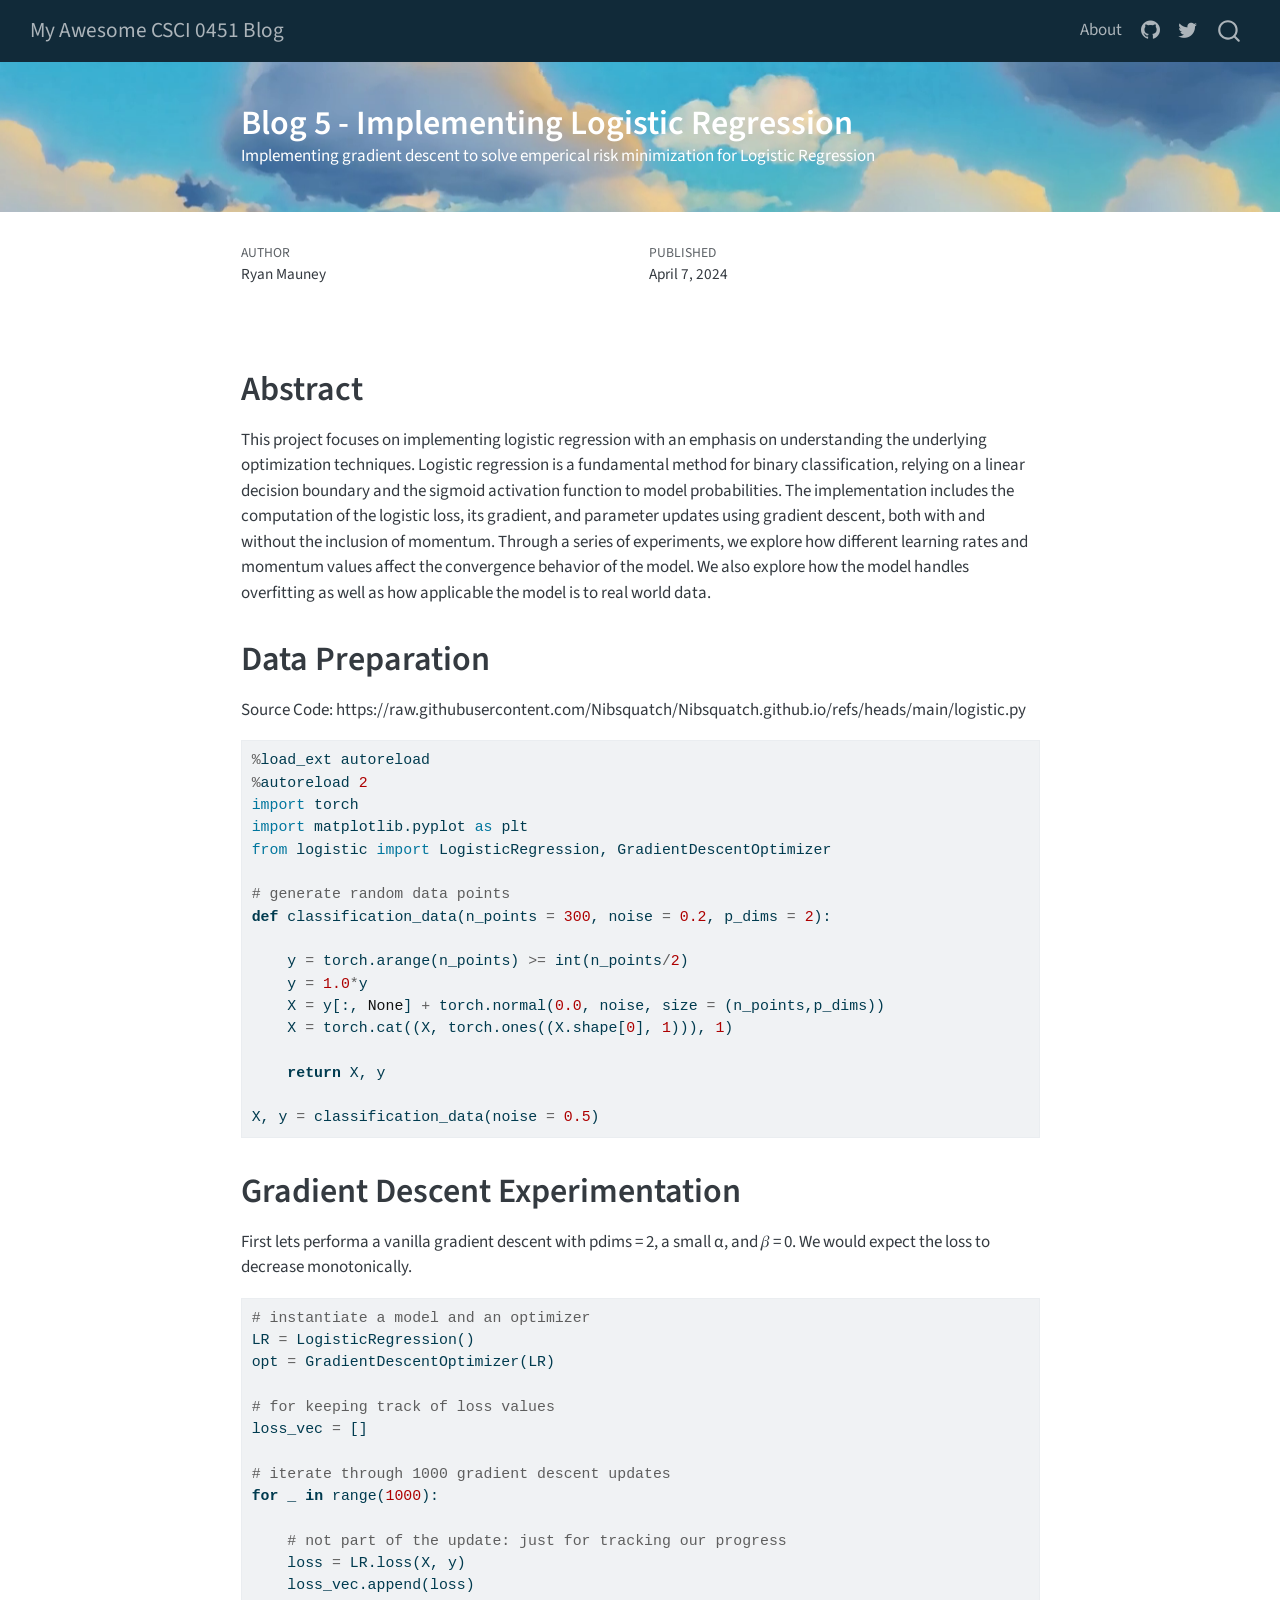
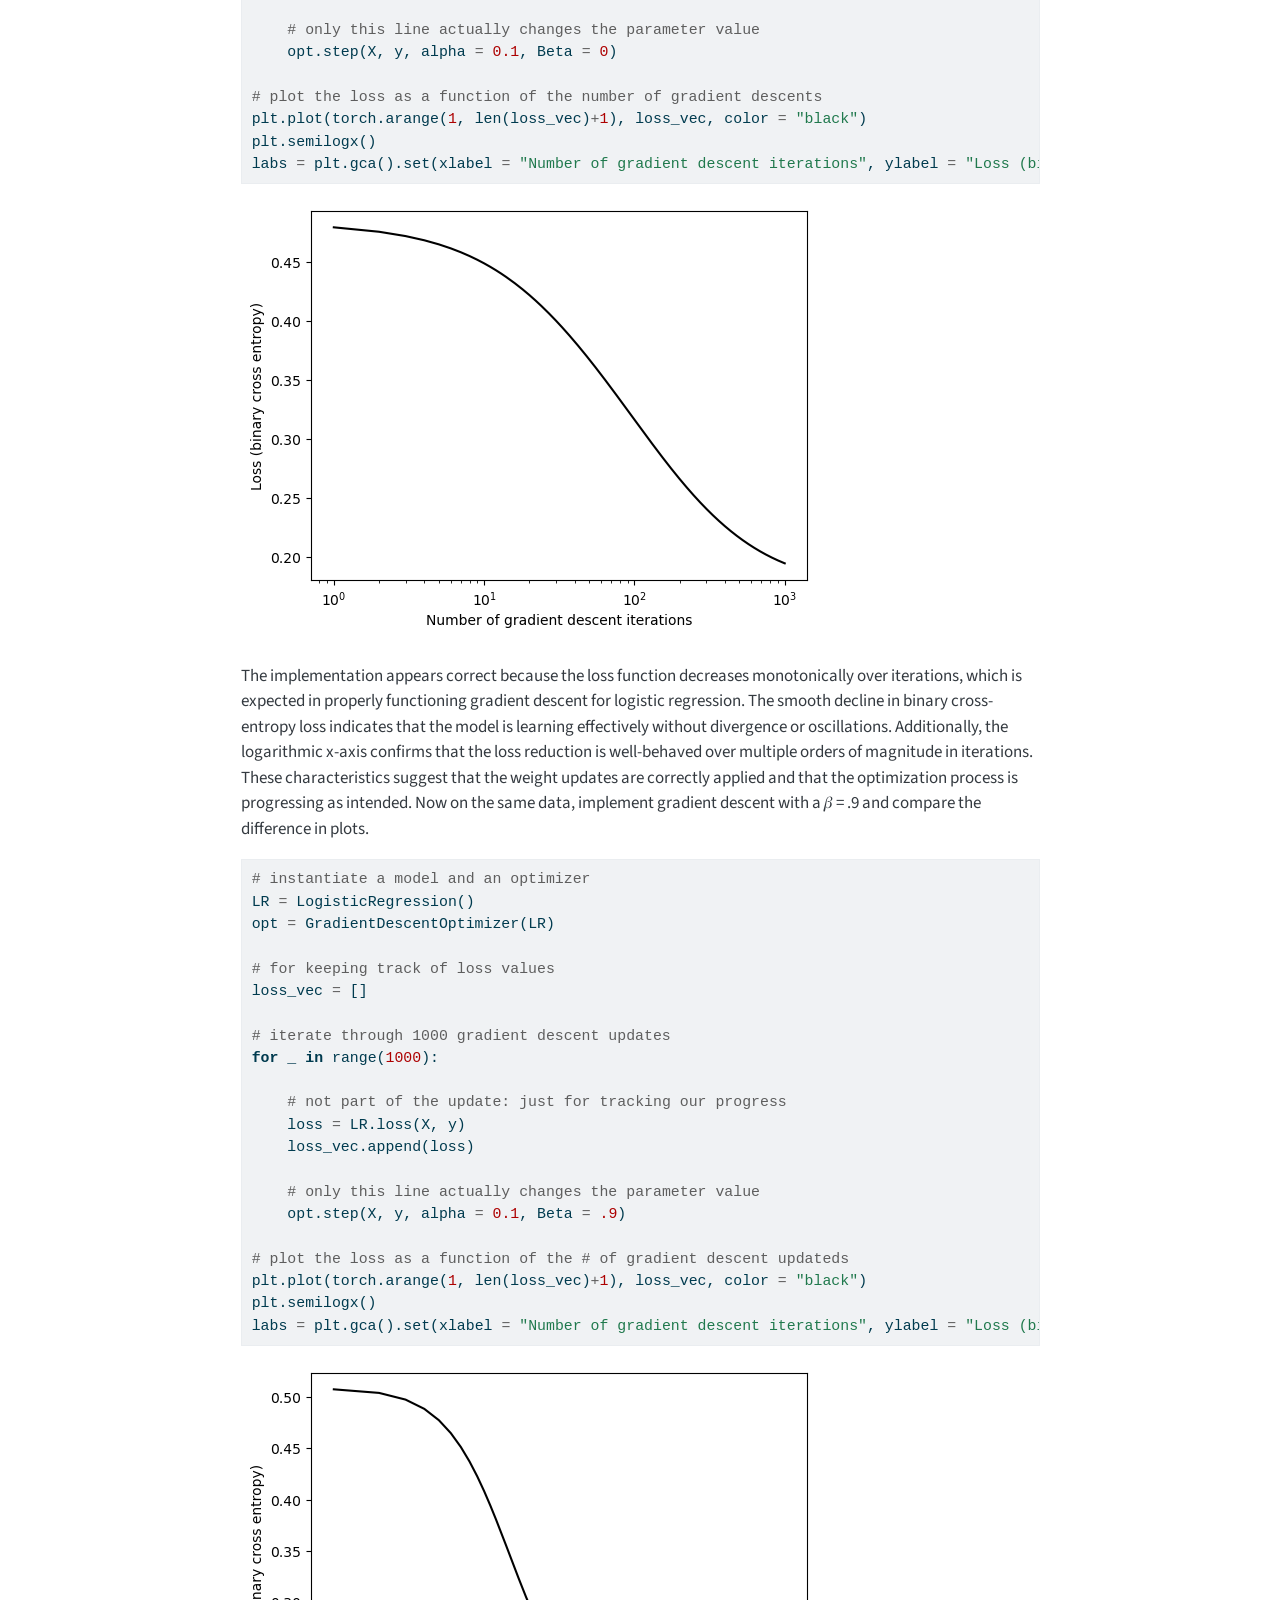
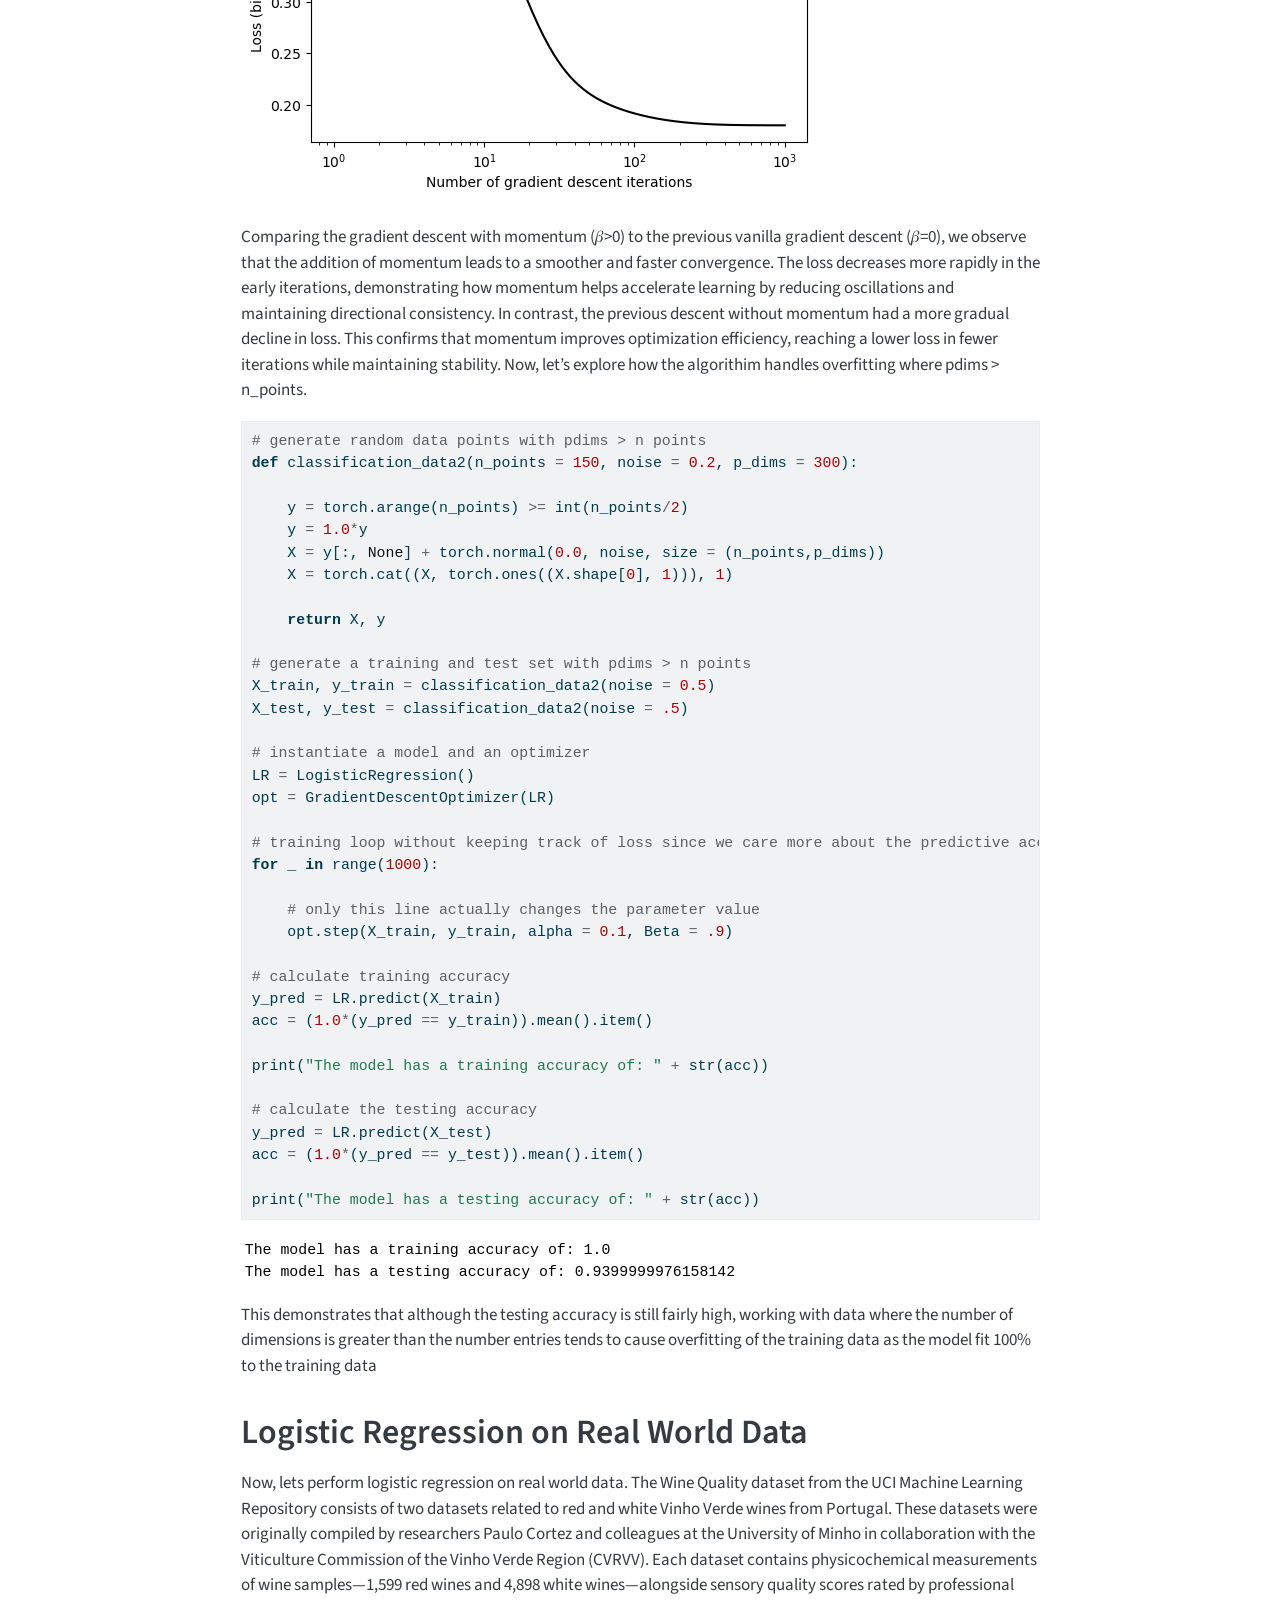
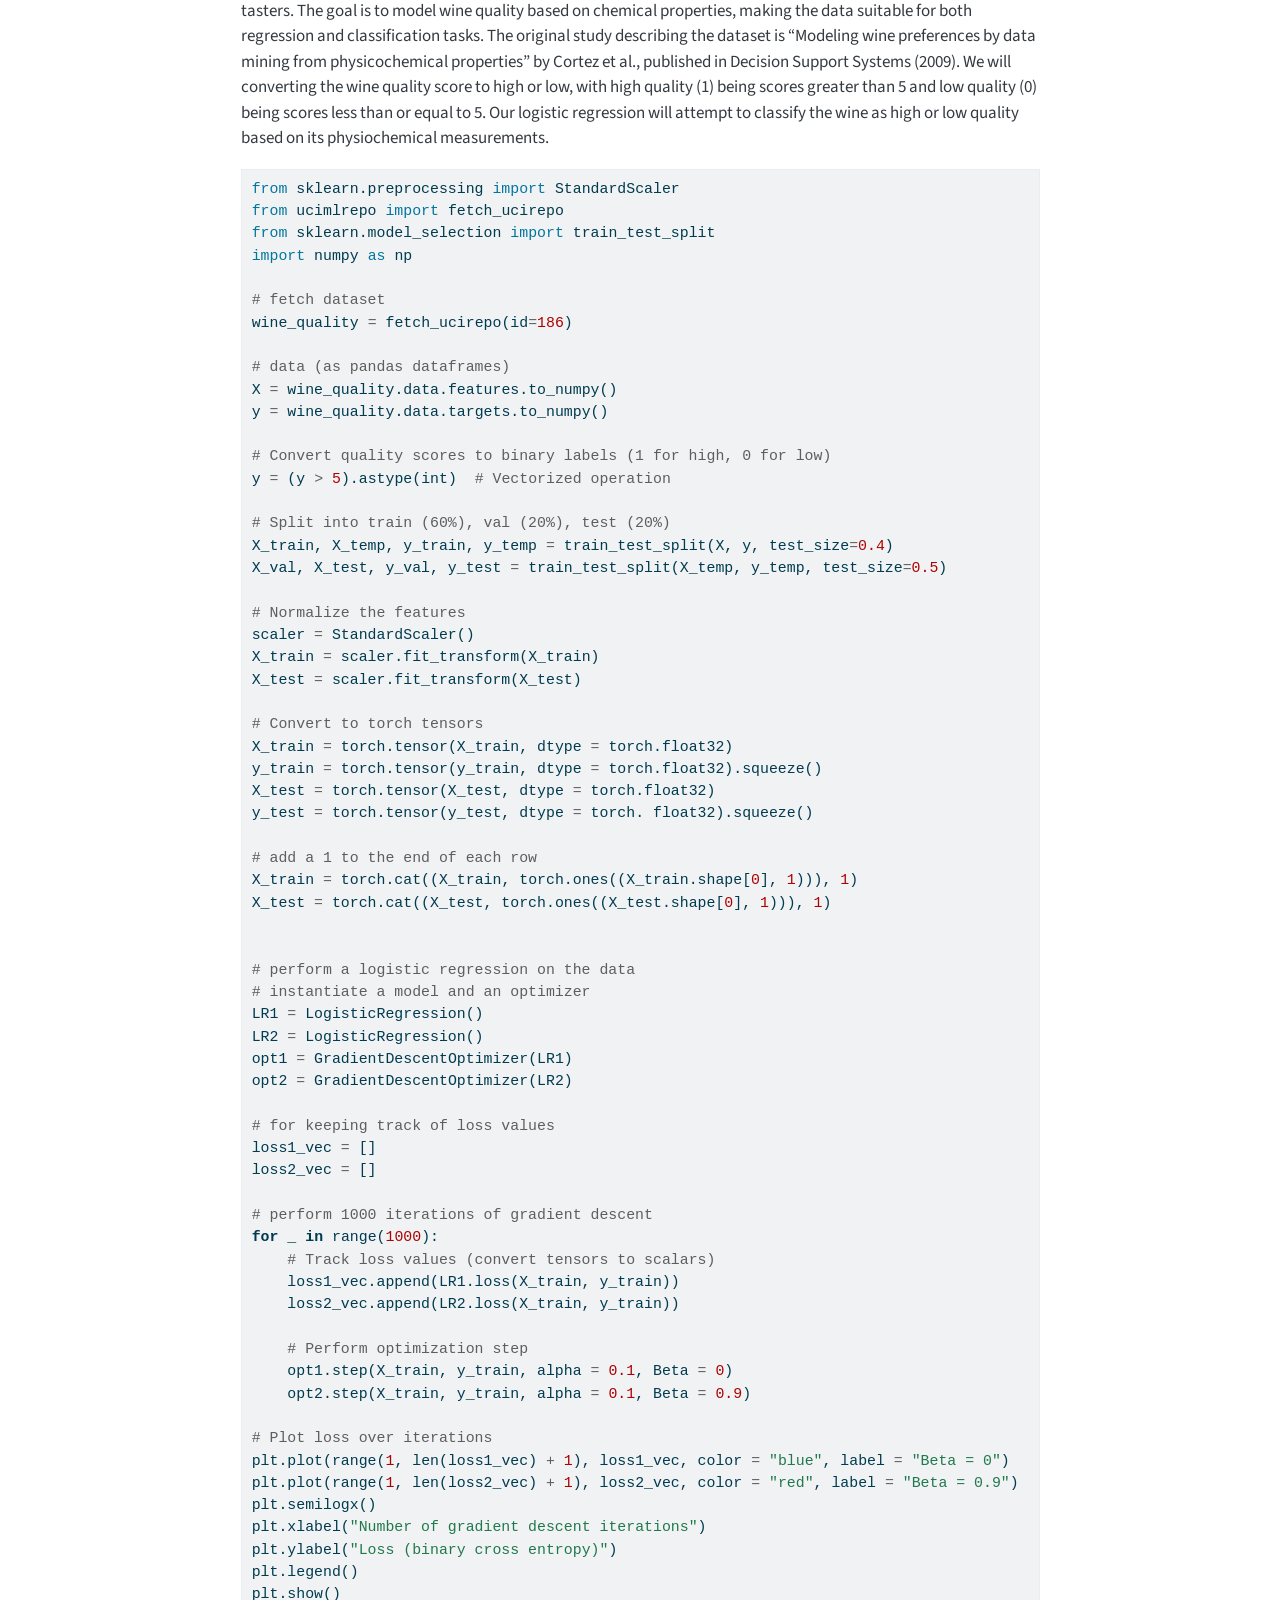
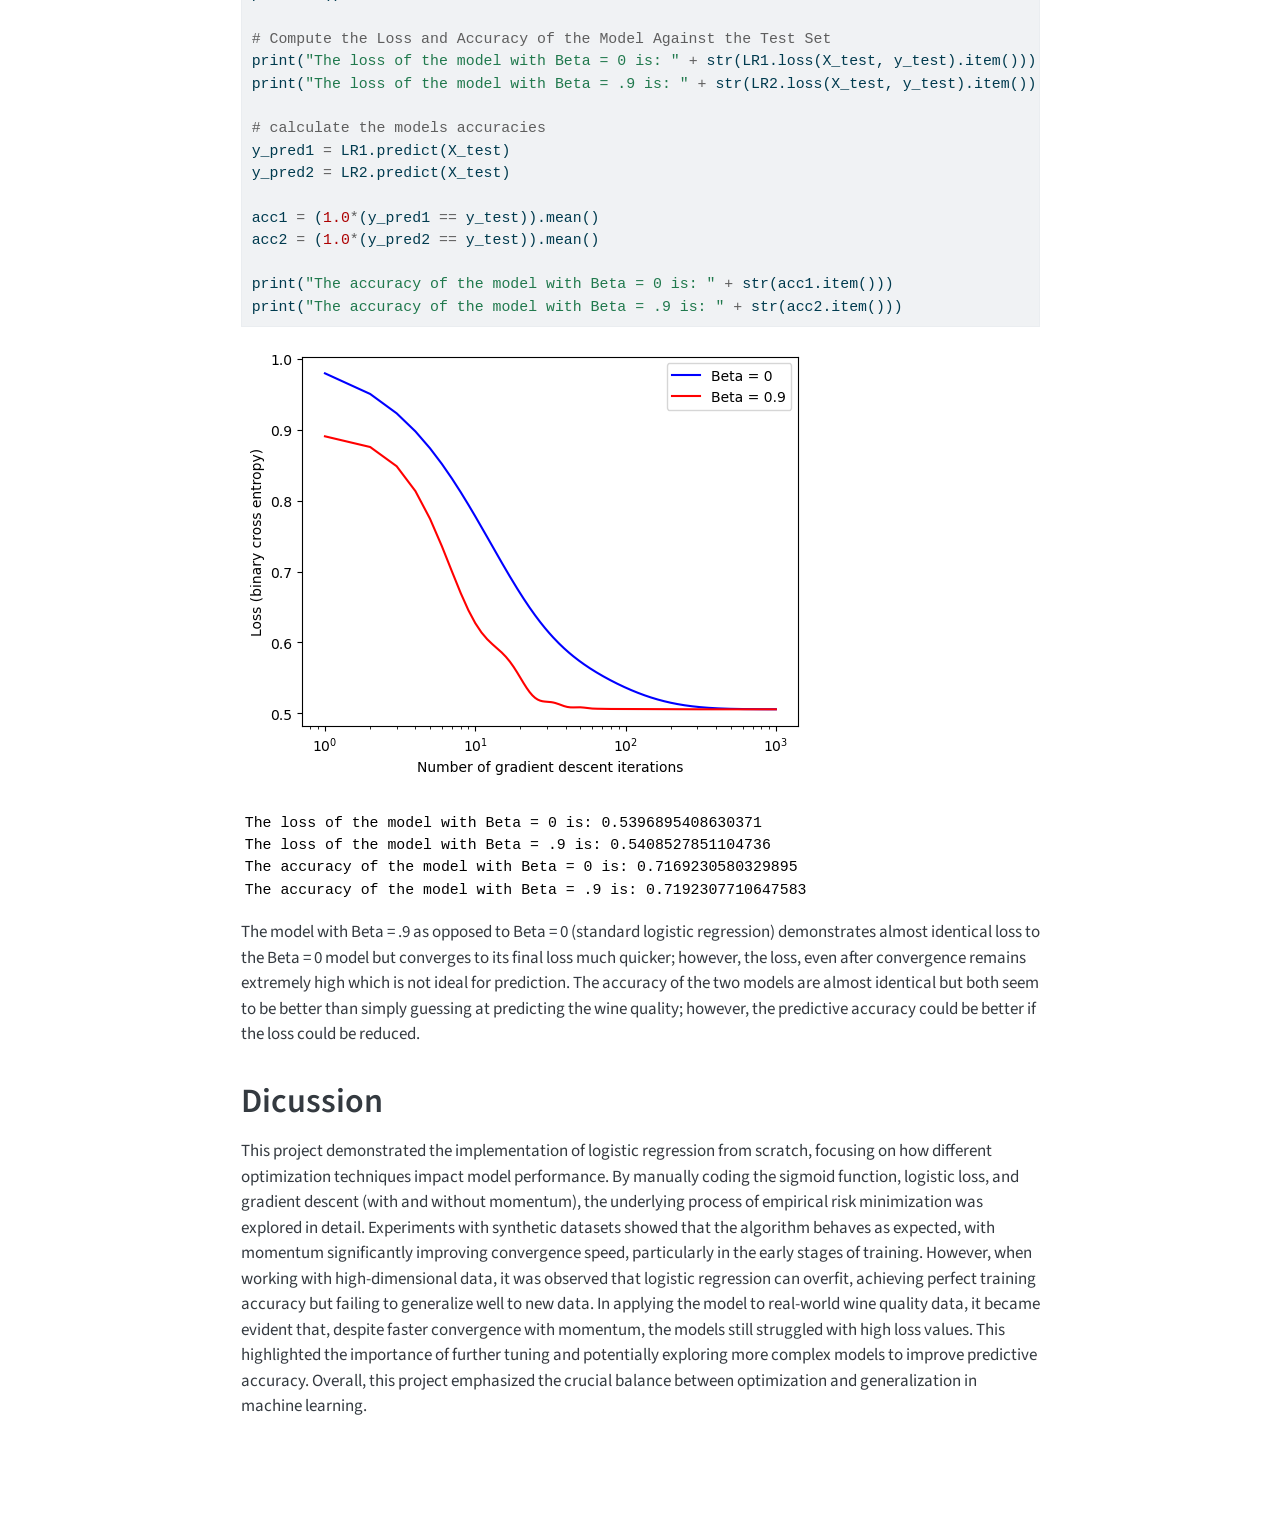
<file: docs/posts/Blog 5/index.html>
<!DOCTYPE html>
<html xmlns="http://www.w3.org/1999/xhtml" lang="en" xml:lang="en"><head>

<meta charset="utf-8">
<meta name="generator" content="quarto-1.6.40">

<meta name="viewport" content="width=device-width, initial-scale=1.0, user-scalable=yes">

<meta name="author" content="Ryan Mauney">
<meta name="dcterms.date" content="2024-04-07">
<meta name="description" content="Implementing gradient descent to solve emperical risk minimization for Logistic Regression">

<title>Blog 5 - Implementing Logistic Regression – My Awesome CSCI 0451 Blog</title>
<style>
code{white-space: pre-wrap;}
span.smallcaps{font-variant: small-caps;}
div.columns{display: flex; gap: min(4vw, 1.5em);}
div.column{flex: auto; overflow-x: auto;}
div.hanging-indent{margin-left: 1.5em; text-indent: -1.5em;}
ul.task-list{list-style: none;}
ul.task-list li input[type="checkbox"] {
  width: 0.8em;
  margin: 0 0.8em 0.2em -1em; /* quarto-specific, see https://github.com/quarto-dev/quarto-cli/issues/4556 */ 
  vertical-align: middle;
}
/* CSS for syntax highlighting */
pre > code.sourceCode { white-space: pre; position: relative; }
pre > code.sourceCode > span { line-height: 1.25; }
pre > code.sourceCode > span:empty { height: 1.2em; }
.sourceCode { overflow: visible; }
code.sourceCode > span { color: inherit; text-decoration: inherit; }
div.sourceCode { margin: 1em 0; }
pre.sourceCode { margin: 0; }
@media screen {
div.sourceCode { overflow: auto; }
}
@media print {
pre > code.sourceCode { white-space: pre-wrap; }
pre > code.sourceCode > span { display: inline-block; text-indent: -5em; padding-left: 5em; }
}
pre.numberSource code
  { counter-reset: source-line 0; }
pre.numberSource code > span
  { position: relative; left: -4em; counter-increment: source-line; }
pre.numberSource code > span > a:first-child::before
  { content: counter(source-line);
    position: relative; left: -1em; text-align: right; vertical-align: baseline;
    border: none; display: inline-block;
    -webkit-touch-callout: none; -webkit-user-select: none;
    -khtml-user-select: none; -moz-user-select: none;
    -ms-user-select: none; user-select: none;
    padding: 0 4px; width: 4em;
  }
pre.numberSource { margin-left: 3em;  padding-left: 4px; }
div.sourceCode
  {   }
@media screen {
pre > code.sourceCode > span > a:first-child::before { text-decoration: underline; }
}
</style>


<script src="../../site_libs/quarto-nav/quarto-nav.js"></script>
<script src="../../site_libs/quarto-nav/headroom.min.js"></script>
<script src="../../site_libs/clipboard/clipboard.min.js"></script>
<script src="../../site_libs/quarto-search/autocomplete.umd.js"></script>
<script src="../../site_libs/quarto-search/fuse.min.js"></script>
<script src="../../site_libs/quarto-search/quarto-search.js"></script>
<meta name="quarto:offset" content="../../">
<script src="../../site_libs/quarto-html/quarto.js"></script>
<script src="../../site_libs/quarto-html/popper.min.js"></script>
<script src="../../site_libs/quarto-html/tippy.umd.min.js"></script>
<script src="../../site_libs/quarto-html/anchor.min.js"></script>
<link href="../../site_libs/quarto-html/tippy.css" rel="stylesheet">
<link href="../../site_libs/quarto-html/quarto-syntax-highlighting-549806ee2085284f45b00abea8c6df48.css" rel="stylesheet" id="quarto-text-highlighting-styles">
<script src="../../site_libs/bootstrap/bootstrap.min.js"></script>
<link href="../../site_libs/bootstrap/bootstrap-icons.css" rel="stylesheet">
<link href="../../site_libs/bootstrap/bootstrap-afd1c537f28ba892ec3c7a1a10902170.min.css" rel="stylesheet" append-hash="true" id="quarto-bootstrap" data-mode="light">
<script id="quarto-search-options" type="application/json">{
  "location": "navbar",
  "copy-button": false,
  "collapse-after": 3,
  "panel-placement": "end",
  "type": "overlay",
  "limit": 50,
  "keyboard-shortcut": [
    "f",
    "/",
    "s"
  ],
  "show-item-context": false,
  "language": {
    "search-no-results-text": "No results",
    "search-matching-documents-text": "matching documents",
    "search-copy-link-title": "Copy link to search",
    "search-hide-matches-text": "Hide additional matches",
    "search-more-match-text": "more match in this document",
    "search-more-matches-text": "more matches in this document",
    "search-clear-button-title": "Clear",
    "search-text-placeholder": "",
    "search-detached-cancel-button-title": "Cancel",
    "search-submit-button-title": "Submit",
    "search-label": "Search"
  }
}</script>
<style>

      .quarto-title-block .quarto-title-banner h1,
      .quarto-title-block .quarto-title-banner h2,
      .quarto-title-block .quarto-title-banner h3,
      .quarto-title-block .quarto-title-banner h4,
      .quarto-title-block .quarto-title-banner h5,
      .quarto-title-block .quarto-title-banner h6
      {
        color: white;
      }

      .quarto-title-block .quarto-title-banner {
        color: white;
background-image: url(../../img/landscape.png);
background-size: cover;
      }
</style>


<link rel="stylesheet" href="../../styles.css">
</head>

<body class="nav-fixed fullcontent">

<div id="quarto-search-results"></div>
  <header id="quarto-header" class="headroom fixed-top quarto-banner">
    <nav class="navbar navbar-expand-lg " data-bs-theme="dark">
      <div class="navbar-container container-fluid">
      <div class="navbar-brand-container mx-auto">
    <a class="navbar-brand" href="../../index.html">
    <span class="navbar-title">My Awesome CSCI 0451 Blog</span>
    </a>
  </div>
            <div id="quarto-search" class="" title="Search"></div>
          <button class="navbar-toggler" type="button" data-bs-toggle="collapse" data-bs-target="#navbarCollapse" aria-controls="navbarCollapse" role="menu" aria-expanded="false" aria-label="Toggle navigation" onclick="if (window.quartoToggleHeadroom) { window.quartoToggleHeadroom(); }">
  <span class="navbar-toggler-icon"></span>
</button>
          <div class="collapse navbar-collapse" id="navbarCollapse">
            <ul class="navbar-nav navbar-nav-scroll ms-auto">
  <li class="nav-item">
    <a class="nav-link" href="../../about.html"> 
<span class="menu-text">About</span></a>
  </li>  
  <li class="nav-item compact">
    <a class="nav-link" href="https://github.com/"> <i class="bi bi-github" role="img">
</i> 
<span class="menu-text"></span></a>
  </li>  
  <li class="nav-item compact">
    <a class="nav-link" href="https://twitter.com"> <i class="bi bi-twitter" role="img">
</i> 
<span class="menu-text"></span></a>
  </li>  
</ul>
          </div> <!-- /navcollapse -->
            <div class="quarto-navbar-tools">
</div>
      </div> <!-- /container-fluid -->
    </nav>
</header>
<!-- content -->
<header id="title-block-header" class="quarto-title-block default page-columns page-full">
  <div class="quarto-title-banner page-columns page-full">
    <div class="quarto-title column-body">
      <h1 class="title">Blog 5 - Implementing Logistic Regression</h1>
                  <div>
        <div class="description">
          Implementing gradient descent to solve emperical risk minimization for Logistic Regression
        </div>
      </div>
                </div>
  </div>
    
  
  <div class="quarto-title-meta">

      <div>
      <div class="quarto-title-meta-heading">Author</div>
      <div class="quarto-title-meta-contents">
               <p>Ryan Mauney </p>
            </div>
    </div>
      
      <div>
      <div class="quarto-title-meta-heading">Published</div>
      <div class="quarto-title-meta-contents">
        <p class="date">April 7, 2024</p>
      </div>
    </div>
    
      
    </div>
    
  
  </header><div id="quarto-content" class="quarto-container page-columns page-rows-contents page-layout-article page-navbar">
<!-- sidebar -->
<!-- margin-sidebar -->
    
<!-- main -->
<main class="content quarto-banner-title-block" id="quarto-document-content">





<section id="abstract" class="level1">
<h1>Abstract</h1>
<p>This project focuses on implementing logistic regression with an emphasis on understanding the underlying optimization techniques. Logistic regression is a fundamental method for binary classification, relying on a linear decision boundary and the sigmoid activation function to model probabilities. The implementation includes the computation of the logistic loss, its gradient, and parameter updates using gradient descent, both with and without the inclusion of momentum. Through a series of experiments, we explore how different learning rates and momentum values affect the convergence behavior of the model. We also explore how the model handles overfitting as well as how applicable the model is to real world data.</p>
</section>
<section id="data-preparation" class="level1">
<h1>Data Preparation</h1>
<p>Source Code: https://raw.githubusercontent.com/Nibsquatch/Nibsquatch.github.io/refs/heads/main/logistic.py</p>
<div id="cell-5" class="cell" data-execution_count="1">
<div class="sourceCode cell-code" id="cb1"><pre class="sourceCode python code-with-copy"><code class="sourceCode python"><span id="cb1-1"><a href="#cb1-1" aria-hidden="true" tabindex="-1"></a><span class="op">%</span>load_ext autoreload</span>
<span id="cb1-2"><a href="#cb1-2" aria-hidden="true" tabindex="-1"></a><span class="op">%</span>autoreload <span class="dv">2</span></span>
<span id="cb1-3"><a href="#cb1-3" aria-hidden="true" tabindex="-1"></a><span class="im">import</span> torch</span>
<span id="cb1-4"><a href="#cb1-4" aria-hidden="true" tabindex="-1"></a><span class="im">import</span> matplotlib.pyplot <span class="im">as</span> plt</span>
<span id="cb1-5"><a href="#cb1-5" aria-hidden="true" tabindex="-1"></a><span class="im">from</span> logistic <span class="im">import</span> LogisticRegression, GradientDescentOptimizer</span>
<span id="cb1-6"><a href="#cb1-6" aria-hidden="true" tabindex="-1"></a></span>
<span id="cb1-7"><a href="#cb1-7" aria-hidden="true" tabindex="-1"></a><span class="co"># generate random data points</span></span>
<span id="cb1-8"><a href="#cb1-8" aria-hidden="true" tabindex="-1"></a><span class="kw">def</span> classification_data(n_points <span class="op">=</span> <span class="dv">300</span>, noise <span class="op">=</span> <span class="fl">0.2</span>, p_dims <span class="op">=</span> <span class="dv">2</span>):</span>
<span id="cb1-9"><a href="#cb1-9" aria-hidden="true" tabindex="-1"></a>    </span>
<span id="cb1-10"><a href="#cb1-10" aria-hidden="true" tabindex="-1"></a>    y <span class="op">=</span> torch.arange(n_points) <span class="op">&gt;=</span> <span class="bu">int</span>(n_points<span class="op">/</span><span class="dv">2</span>)</span>
<span id="cb1-11"><a href="#cb1-11" aria-hidden="true" tabindex="-1"></a>    y <span class="op">=</span> <span class="fl">1.0</span><span class="op">*</span>y</span>
<span id="cb1-12"><a href="#cb1-12" aria-hidden="true" tabindex="-1"></a>    X <span class="op">=</span> y[:, <span class="va">None</span>] <span class="op">+</span> torch.normal(<span class="fl">0.0</span>, noise, size <span class="op">=</span> (n_points,p_dims))</span>
<span id="cb1-13"><a href="#cb1-13" aria-hidden="true" tabindex="-1"></a>    X <span class="op">=</span> torch.cat((X, torch.ones((X.shape[<span class="dv">0</span>], <span class="dv">1</span>))), <span class="dv">1</span>)</span>
<span id="cb1-14"><a href="#cb1-14" aria-hidden="true" tabindex="-1"></a>    </span>
<span id="cb1-15"><a href="#cb1-15" aria-hidden="true" tabindex="-1"></a>    <span class="cf">return</span> X, y</span>
<span id="cb1-16"><a href="#cb1-16" aria-hidden="true" tabindex="-1"></a></span>
<span id="cb1-17"><a href="#cb1-17" aria-hidden="true" tabindex="-1"></a>X, y <span class="op">=</span> classification_data(noise <span class="op">=</span> <span class="fl">0.5</span>)</span></code><button title="Copy to Clipboard" class="code-copy-button"><i class="bi"></i></button></pre></div>
</div>
</section>
<section id="gradient-descent-experimentation" class="level1">
<h1>Gradient Descent Experimentation</h1>
<p>First lets performa a vanilla gradient descent with pdims = 2, a small α, and 𝛽 = 0. We would expect the loss to decrease monotonically.</p>
<div id="cell-8" class="cell">
<div class="sourceCode cell-code" id="cb2"><pre class="sourceCode python code-with-copy"><code class="sourceCode python"><span id="cb2-1"><a href="#cb2-1" aria-hidden="true" tabindex="-1"></a><span class="co"># instantiate a model and an optimizer</span></span>
<span id="cb2-2"><a href="#cb2-2" aria-hidden="true" tabindex="-1"></a>LR <span class="op">=</span> LogisticRegression() </span>
<span id="cb2-3"><a href="#cb2-3" aria-hidden="true" tabindex="-1"></a>opt <span class="op">=</span> GradientDescentOptimizer(LR)</span>
<span id="cb2-4"><a href="#cb2-4" aria-hidden="true" tabindex="-1"></a></span>
<span id="cb2-5"><a href="#cb2-5" aria-hidden="true" tabindex="-1"></a><span class="co"># for keeping track of loss values</span></span>
<span id="cb2-6"><a href="#cb2-6" aria-hidden="true" tabindex="-1"></a>loss_vec <span class="op">=</span> []</span>
<span id="cb2-7"><a href="#cb2-7" aria-hidden="true" tabindex="-1"></a></span>
<span id="cb2-8"><a href="#cb2-8" aria-hidden="true" tabindex="-1"></a><span class="co"># iterate through 1000 gradient descent updates</span></span>
<span id="cb2-9"><a href="#cb2-9" aria-hidden="true" tabindex="-1"></a><span class="cf">for</span> _ <span class="kw">in</span> <span class="bu">range</span>(<span class="dv">1000</span>):</span>
<span id="cb2-10"><a href="#cb2-10" aria-hidden="true" tabindex="-1"></a></span>
<span id="cb2-11"><a href="#cb2-11" aria-hidden="true" tabindex="-1"></a>    <span class="co"># not part of the update: just for tracking our progress    </span></span>
<span id="cb2-12"><a href="#cb2-12" aria-hidden="true" tabindex="-1"></a>    loss <span class="op">=</span> LR.loss(X, y) </span>
<span id="cb2-13"><a href="#cb2-13" aria-hidden="true" tabindex="-1"></a>    loss_vec.append(loss)</span>
<span id="cb2-14"><a href="#cb2-14" aria-hidden="true" tabindex="-1"></a></span>
<span id="cb2-15"><a href="#cb2-15" aria-hidden="true" tabindex="-1"></a>    <span class="co"># only this line actually changes the parameter value</span></span>
<span id="cb2-16"><a href="#cb2-16" aria-hidden="true" tabindex="-1"></a>    opt.step(X, y, alpha <span class="op">=</span> <span class="fl">0.1</span>, Beta <span class="op">=</span> <span class="dv">0</span>)</span>
<span id="cb2-17"><a href="#cb2-17" aria-hidden="true" tabindex="-1"></a></span>
<span id="cb2-18"><a href="#cb2-18" aria-hidden="true" tabindex="-1"></a><span class="co"># plot the loss as a function of the number of gradient descents</span></span>
<span id="cb2-19"><a href="#cb2-19" aria-hidden="true" tabindex="-1"></a>plt.plot(torch.arange(<span class="dv">1</span>, <span class="bu">len</span>(loss_vec)<span class="op">+</span><span class="dv">1</span>), loss_vec, color <span class="op">=</span> <span class="st">"black"</span>)</span>
<span id="cb2-20"><a href="#cb2-20" aria-hidden="true" tabindex="-1"></a>plt.semilogx()</span>
<span id="cb2-21"><a href="#cb2-21" aria-hidden="true" tabindex="-1"></a>labs <span class="op">=</span> plt.gca().<span class="bu">set</span>(xlabel <span class="op">=</span> <span class="st">"Number of gradient descent iterations"</span>, ylabel <span class="op">=</span> <span class="st">"Loss (binary cross entropy)"</span>)</span></code><button title="Copy to Clipboard" class="code-copy-button"><i class="bi"></i></button></pre></div>
<div class="cell-output cell-output-display">
<div>
<figure class="figure">
<p><img src="index_files/figure-html/cell-3-output-1.png" class="img-fluid figure-img"></p>
</figure>
</div>
</div>
</div>
<p>The implementation appears correct because the loss function decreases monotonically over iterations, which is expected in properly functioning gradient descent for logistic regression. The smooth decline in binary cross-entropy loss indicates that the model is learning effectively without divergence or oscillations. Additionally, the logarithmic x-axis confirms that the loss reduction is well-behaved over multiple orders of magnitude in iterations. These characteristics suggest that the weight updates are correctly applied and that the optimization process is progressing as intended. Now on the same data, implement gradient descent with a 𝛽 = .9 and compare the difference in plots.</p>
<div id="cell-10" class="cell">
<div class="sourceCode cell-code" id="cb3"><pre class="sourceCode python code-with-copy"><code class="sourceCode python"><span id="cb3-1"><a href="#cb3-1" aria-hidden="true" tabindex="-1"></a><span class="co"># instantiate a model and an optimizer</span></span>
<span id="cb3-2"><a href="#cb3-2" aria-hidden="true" tabindex="-1"></a>LR <span class="op">=</span> LogisticRegression() </span>
<span id="cb3-3"><a href="#cb3-3" aria-hidden="true" tabindex="-1"></a>opt <span class="op">=</span> GradientDescentOptimizer(LR)</span>
<span id="cb3-4"><a href="#cb3-4" aria-hidden="true" tabindex="-1"></a></span>
<span id="cb3-5"><a href="#cb3-5" aria-hidden="true" tabindex="-1"></a><span class="co"># for keeping track of loss values</span></span>
<span id="cb3-6"><a href="#cb3-6" aria-hidden="true" tabindex="-1"></a>loss_vec <span class="op">=</span> []</span>
<span id="cb3-7"><a href="#cb3-7" aria-hidden="true" tabindex="-1"></a></span>
<span id="cb3-8"><a href="#cb3-8" aria-hidden="true" tabindex="-1"></a><span class="co"># iterate through 1000 gradient descent updates</span></span>
<span id="cb3-9"><a href="#cb3-9" aria-hidden="true" tabindex="-1"></a><span class="cf">for</span> _ <span class="kw">in</span> <span class="bu">range</span>(<span class="dv">1000</span>):</span>
<span id="cb3-10"><a href="#cb3-10" aria-hidden="true" tabindex="-1"></a></span>
<span id="cb3-11"><a href="#cb3-11" aria-hidden="true" tabindex="-1"></a>    <span class="co"># not part of the update: just for tracking our progress    </span></span>
<span id="cb3-12"><a href="#cb3-12" aria-hidden="true" tabindex="-1"></a>    loss <span class="op">=</span> LR.loss(X, y)</span>
<span id="cb3-13"><a href="#cb3-13" aria-hidden="true" tabindex="-1"></a>    loss_vec.append(loss)</span>
<span id="cb3-14"><a href="#cb3-14" aria-hidden="true" tabindex="-1"></a></span>
<span id="cb3-15"><a href="#cb3-15" aria-hidden="true" tabindex="-1"></a>    <span class="co"># only this line actually changes the parameter value</span></span>
<span id="cb3-16"><a href="#cb3-16" aria-hidden="true" tabindex="-1"></a>    opt.step(X, y, alpha <span class="op">=</span> <span class="fl">0.1</span>, Beta <span class="op">=</span> <span class="fl">.9</span>)</span>
<span id="cb3-17"><a href="#cb3-17" aria-hidden="true" tabindex="-1"></a></span>
<span id="cb3-18"><a href="#cb3-18" aria-hidden="true" tabindex="-1"></a><span class="co"># plot the loss as a function of the # of gradient descent updateds</span></span>
<span id="cb3-19"><a href="#cb3-19" aria-hidden="true" tabindex="-1"></a>plt.plot(torch.arange(<span class="dv">1</span>, <span class="bu">len</span>(loss_vec)<span class="op">+</span><span class="dv">1</span>), loss_vec, color <span class="op">=</span> <span class="st">"black"</span>)</span>
<span id="cb3-20"><a href="#cb3-20" aria-hidden="true" tabindex="-1"></a>plt.semilogx()</span>
<span id="cb3-21"><a href="#cb3-21" aria-hidden="true" tabindex="-1"></a>labs <span class="op">=</span> plt.gca().<span class="bu">set</span>(xlabel <span class="op">=</span> <span class="st">"Number of gradient descent iterations"</span>, ylabel <span class="op">=</span> <span class="st">"Loss (binary cross entropy)"</span>)</span></code><button title="Copy to Clipboard" class="code-copy-button"><i class="bi"></i></button></pre></div>
<div class="cell-output cell-output-display">
<div>
<figure class="figure">
<p><img src="index_files/figure-html/cell-4-output-1.png" class="img-fluid figure-img"></p>
</figure>
</div>
</div>
</div>
<p>Comparing the gradient descent with momentum (𝛽&gt;0) to the previous vanilla gradient descent (𝛽=0), we observe that the addition of momentum leads to a smoother and faster convergence. The loss decreases more rapidly in the early iterations, demonstrating how momentum helps accelerate learning by reducing oscillations and maintaining directional consistency. In contrast, the previous descent without momentum had a more gradual decline in loss. This confirms that momentum improves optimization efficiency, reaching a lower loss in fewer iterations while maintaining stability. Now, let’s explore how the algorithim handles overfitting where pdims &gt; n_points.</p>
<div id="cell-12" class="cell">
<div class="sourceCode cell-code" id="cb4"><pre class="sourceCode python code-with-copy"><code class="sourceCode python"><span id="cb4-1"><a href="#cb4-1" aria-hidden="true" tabindex="-1"></a><span class="co"># generate random data points with pdims &gt; n points</span></span>
<span id="cb4-2"><a href="#cb4-2" aria-hidden="true" tabindex="-1"></a><span class="kw">def</span> classification_data2(n_points <span class="op">=</span> <span class="dv">150</span>, noise <span class="op">=</span> <span class="fl">0.2</span>, p_dims <span class="op">=</span> <span class="dv">300</span>):</span>
<span id="cb4-3"><a href="#cb4-3" aria-hidden="true" tabindex="-1"></a>    </span>
<span id="cb4-4"><a href="#cb4-4" aria-hidden="true" tabindex="-1"></a>    y <span class="op">=</span> torch.arange(n_points) <span class="op">&gt;=</span> <span class="bu">int</span>(n_points<span class="op">/</span><span class="dv">2</span>)</span>
<span id="cb4-5"><a href="#cb4-5" aria-hidden="true" tabindex="-1"></a>    y <span class="op">=</span> <span class="fl">1.0</span><span class="op">*</span>y</span>
<span id="cb4-6"><a href="#cb4-6" aria-hidden="true" tabindex="-1"></a>    X <span class="op">=</span> y[:, <span class="va">None</span>] <span class="op">+</span> torch.normal(<span class="fl">0.0</span>, noise, size <span class="op">=</span> (n_points,p_dims))</span>
<span id="cb4-7"><a href="#cb4-7" aria-hidden="true" tabindex="-1"></a>    X <span class="op">=</span> torch.cat((X, torch.ones((X.shape[<span class="dv">0</span>], <span class="dv">1</span>))), <span class="dv">1</span>)</span>
<span id="cb4-8"><a href="#cb4-8" aria-hidden="true" tabindex="-1"></a>    </span>
<span id="cb4-9"><a href="#cb4-9" aria-hidden="true" tabindex="-1"></a>    <span class="cf">return</span> X, y</span>
<span id="cb4-10"><a href="#cb4-10" aria-hidden="true" tabindex="-1"></a></span>
<span id="cb4-11"><a href="#cb4-11" aria-hidden="true" tabindex="-1"></a><span class="co"># generate a training and test set with pdims &gt; n points</span></span>
<span id="cb4-12"><a href="#cb4-12" aria-hidden="true" tabindex="-1"></a>X_train, y_train <span class="op">=</span> classification_data2(noise <span class="op">=</span> <span class="fl">0.5</span>)</span>
<span id="cb4-13"><a href="#cb4-13" aria-hidden="true" tabindex="-1"></a>X_test, y_test <span class="op">=</span> classification_data2(noise <span class="op">=</span> <span class="fl">.5</span>)</span>
<span id="cb4-14"><a href="#cb4-14" aria-hidden="true" tabindex="-1"></a></span>
<span id="cb4-15"><a href="#cb4-15" aria-hidden="true" tabindex="-1"></a><span class="co"># instantiate a model and an optimizer</span></span>
<span id="cb4-16"><a href="#cb4-16" aria-hidden="true" tabindex="-1"></a>LR <span class="op">=</span> LogisticRegression()</span>
<span id="cb4-17"><a href="#cb4-17" aria-hidden="true" tabindex="-1"></a>opt <span class="op">=</span> GradientDescentOptimizer(LR)</span>
<span id="cb4-18"><a href="#cb4-18" aria-hidden="true" tabindex="-1"></a></span>
<span id="cb4-19"><a href="#cb4-19" aria-hidden="true" tabindex="-1"></a><span class="co"># training loop without keeping track of loss since we care more about the predictive accuracy of the model</span></span>
<span id="cb4-20"><a href="#cb4-20" aria-hidden="true" tabindex="-1"></a><span class="cf">for</span> _ <span class="kw">in</span> <span class="bu">range</span>(<span class="dv">1000</span>):</span>
<span id="cb4-21"><a href="#cb4-21" aria-hidden="true" tabindex="-1"></a></span>
<span id="cb4-22"><a href="#cb4-22" aria-hidden="true" tabindex="-1"></a>    <span class="co"># only this line actually changes the parameter value</span></span>
<span id="cb4-23"><a href="#cb4-23" aria-hidden="true" tabindex="-1"></a>    opt.step(X_train, y_train, alpha <span class="op">=</span> <span class="fl">0.1</span>, Beta <span class="op">=</span> <span class="fl">.9</span>)</span>
<span id="cb4-24"><a href="#cb4-24" aria-hidden="true" tabindex="-1"></a></span>
<span id="cb4-25"><a href="#cb4-25" aria-hidden="true" tabindex="-1"></a><span class="co"># calculate training accuracy</span></span>
<span id="cb4-26"><a href="#cb4-26" aria-hidden="true" tabindex="-1"></a>y_pred <span class="op">=</span> LR.predict(X_train)</span>
<span id="cb4-27"><a href="#cb4-27" aria-hidden="true" tabindex="-1"></a>acc <span class="op">=</span> (<span class="fl">1.0</span><span class="op">*</span>(y_pred <span class="op">==</span> y_train)).mean().item()</span>
<span id="cb4-28"><a href="#cb4-28" aria-hidden="true" tabindex="-1"></a></span>
<span id="cb4-29"><a href="#cb4-29" aria-hidden="true" tabindex="-1"></a><span class="bu">print</span>(<span class="st">"The model has a training accuracy of: "</span> <span class="op">+</span> <span class="bu">str</span>(acc))</span>
<span id="cb4-30"><a href="#cb4-30" aria-hidden="true" tabindex="-1"></a></span>
<span id="cb4-31"><a href="#cb4-31" aria-hidden="true" tabindex="-1"></a><span class="co"># calculate the testing accuracy</span></span>
<span id="cb4-32"><a href="#cb4-32" aria-hidden="true" tabindex="-1"></a>y_pred <span class="op">=</span> LR.predict(X_test)</span>
<span id="cb4-33"><a href="#cb4-33" aria-hidden="true" tabindex="-1"></a>acc <span class="op">=</span> (<span class="fl">1.0</span><span class="op">*</span>(y_pred <span class="op">==</span> y_test)).mean().item()</span>
<span id="cb4-34"><a href="#cb4-34" aria-hidden="true" tabindex="-1"></a></span>
<span id="cb4-35"><a href="#cb4-35" aria-hidden="true" tabindex="-1"></a><span class="bu">print</span>(<span class="st">"The model has a testing accuracy of: "</span> <span class="op">+</span> <span class="bu">str</span>(acc))</span></code><button title="Copy to Clipboard" class="code-copy-button"><i class="bi"></i></button></pre></div>
<div class="cell-output cell-output-stdout">
<pre><code>The model has a training accuracy of: 1.0
The model has a testing accuracy of: 0.9399999976158142</code></pre>
</div>
</div>
<p>This demonstrates that although the testing accuracy is still fairly high, working with data where the number of dimensions is greater than the number entries tends to cause overfitting of the training data as the model fit 100% to the training data</p>
</section>
<section id="logistic-regression-on-real-world-data" class="level1">
<h1>Logistic Regression on Real World Data</h1>
<p>Now, lets perform logistic regression on real world data. The Wine Quality dataset from the UCI Machine Learning Repository consists of two datasets related to red and white Vinho Verde wines from Portugal. These datasets were originally compiled by researchers Paulo Cortez and colleagues at the University of Minho in collaboration with the Viticulture Commission of the Vinho Verde Region (CVRVV). Each dataset contains physicochemical measurements of wine samples—1,599 red wines and 4,898 white wines—alongside sensory quality scores rated by professional tasters. The goal is to model wine quality based on chemical properties, making the data suitable for both regression and classification tasks. The original study describing the dataset is “Modeling wine preferences by data mining from physicochemical properties” by Cortez et al., published in Decision Support Systems (2009). We will converting the wine quality score to high or low, with high quality (1) being scores greater than 5 and low quality (0) being scores less than or equal to 5. Our logistic regression will attempt to classify the wine as high or low quality based on its physiochemical measurements.</p>
<div id="cell-16" class="cell">
<div class="sourceCode cell-code" id="cb6"><pre class="sourceCode python code-with-copy"><code class="sourceCode python"><span id="cb6-1"><a href="#cb6-1" aria-hidden="true" tabindex="-1"></a><span class="im">from</span> sklearn.preprocessing <span class="im">import</span> StandardScaler</span>
<span id="cb6-2"><a href="#cb6-2" aria-hidden="true" tabindex="-1"></a><span class="im">from</span> ucimlrepo <span class="im">import</span> fetch_ucirepo </span>
<span id="cb6-3"><a href="#cb6-3" aria-hidden="true" tabindex="-1"></a><span class="im">from</span> sklearn.model_selection <span class="im">import</span> train_test_split</span>
<span id="cb6-4"><a href="#cb6-4" aria-hidden="true" tabindex="-1"></a><span class="im">import</span> numpy <span class="im">as</span> np</span>
<span id="cb6-5"><a href="#cb6-5" aria-hidden="true" tabindex="-1"></a>  </span>
<span id="cb6-6"><a href="#cb6-6" aria-hidden="true" tabindex="-1"></a><span class="co"># fetch dataset </span></span>
<span id="cb6-7"><a href="#cb6-7" aria-hidden="true" tabindex="-1"></a>wine_quality <span class="op">=</span> fetch_ucirepo(<span class="bu">id</span><span class="op">=</span><span class="dv">186</span>) </span>
<span id="cb6-8"><a href="#cb6-8" aria-hidden="true" tabindex="-1"></a>  </span>
<span id="cb6-9"><a href="#cb6-9" aria-hidden="true" tabindex="-1"></a><span class="co"># data (as pandas dataframes) </span></span>
<span id="cb6-10"><a href="#cb6-10" aria-hidden="true" tabindex="-1"></a>X <span class="op">=</span> wine_quality.data.features.to_numpy() </span>
<span id="cb6-11"><a href="#cb6-11" aria-hidden="true" tabindex="-1"></a>y <span class="op">=</span> wine_quality.data.targets.to_numpy()</span>
<span id="cb6-12"><a href="#cb6-12" aria-hidden="true" tabindex="-1"></a></span>
<span id="cb6-13"><a href="#cb6-13" aria-hidden="true" tabindex="-1"></a><span class="co"># Convert quality scores to binary labels (1 for high, 0 for low)</span></span>
<span id="cb6-14"><a href="#cb6-14" aria-hidden="true" tabindex="-1"></a>y <span class="op">=</span> (y <span class="op">&gt;</span> <span class="dv">5</span>).astype(<span class="bu">int</span>)  <span class="co"># Vectorized operation</span></span>
<span id="cb6-15"><a href="#cb6-15" aria-hidden="true" tabindex="-1"></a></span>
<span id="cb6-16"><a href="#cb6-16" aria-hidden="true" tabindex="-1"></a><span class="co"># Split into train (60%), val (20%), test (20%)</span></span>
<span id="cb6-17"><a href="#cb6-17" aria-hidden="true" tabindex="-1"></a>X_train, X_temp, y_train, y_temp <span class="op">=</span> train_test_split(X, y, test_size<span class="op">=</span><span class="fl">0.4</span>)</span>
<span id="cb6-18"><a href="#cb6-18" aria-hidden="true" tabindex="-1"></a>X_val, X_test, y_val, y_test <span class="op">=</span> train_test_split(X_temp, y_temp, test_size<span class="op">=</span><span class="fl">0.5</span>)</span>
<span id="cb6-19"><a href="#cb6-19" aria-hidden="true" tabindex="-1"></a></span>
<span id="cb6-20"><a href="#cb6-20" aria-hidden="true" tabindex="-1"></a><span class="co"># Normalize the features</span></span>
<span id="cb6-21"><a href="#cb6-21" aria-hidden="true" tabindex="-1"></a>scaler <span class="op">=</span> StandardScaler()</span>
<span id="cb6-22"><a href="#cb6-22" aria-hidden="true" tabindex="-1"></a>X_train <span class="op">=</span> scaler.fit_transform(X_train)</span>
<span id="cb6-23"><a href="#cb6-23" aria-hidden="true" tabindex="-1"></a>X_test <span class="op">=</span> scaler.fit_transform(X_test)</span>
<span id="cb6-24"><a href="#cb6-24" aria-hidden="true" tabindex="-1"></a></span>
<span id="cb6-25"><a href="#cb6-25" aria-hidden="true" tabindex="-1"></a><span class="co"># Convert to torch tensors</span></span>
<span id="cb6-26"><a href="#cb6-26" aria-hidden="true" tabindex="-1"></a>X_train <span class="op">=</span> torch.tensor(X_train, dtype <span class="op">=</span> torch.float32)</span>
<span id="cb6-27"><a href="#cb6-27" aria-hidden="true" tabindex="-1"></a>y_train <span class="op">=</span> torch.tensor(y_train, dtype <span class="op">=</span> torch.float32).squeeze()</span>
<span id="cb6-28"><a href="#cb6-28" aria-hidden="true" tabindex="-1"></a>X_test <span class="op">=</span> torch.tensor(X_test, dtype <span class="op">=</span> torch.float32)</span>
<span id="cb6-29"><a href="#cb6-29" aria-hidden="true" tabindex="-1"></a>y_test <span class="op">=</span> torch.tensor(y_test, dtype <span class="op">=</span> torch. float32).squeeze()</span>
<span id="cb6-30"><a href="#cb6-30" aria-hidden="true" tabindex="-1"></a></span>
<span id="cb6-31"><a href="#cb6-31" aria-hidden="true" tabindex="-1"></a><span class="co"># add a 1 to the end of each row</span></span>
<span id="cb6-32"><a href="#cb6-32" aria-hidden="true" tabindex="-1"></a>X_train <span class="op">=</span> torch.cat((X_train, torch.ones((X_train.shape[<span class="dv">0</span>], <span class="dv">1</span>))), <span class="dv">1</span>)</span>
<span id="cb6-33"><a href="#cb6-33" aria-hidden="true" tabindex="-1"></a>X_test <span class="op">=</span> torch.cat((X_test, torch.ones((X_test.shape[<span class="dv">0</span>], <span class="dv">1</span>))), <span class="dv">1</span>)</span>
<span id="cb6-34"><a href="#cb6-34" aria-hidden="true" tabindex="-1"></a></span>
<span id="cb6-35"><a href="#cb6-35" aria-hidden="true" tabindex="-1"></a></span>
<span id="cb6-36"><a href="#cb6-36" aria-hidden="true" tabindex="-1"></a><span class="co"># perform a logistic regression on the data</span></span>
<span id="cb6-37"><a href="#cb6-37" aria-hidden="true" tabindex="-1"></a><span class="co"># instantiate a model and an optimizer</span></span>
<span id="cb6-38"><a href="#cb6-38" aria-hidden="true" tabindex="-1"></a>LR1 <span class="op">=</span> LogisticRegression()</span>
<span id="cb6-39"><a href="#cb6-39" aria-hidden="true" tabindex="-1"></a>LR2 <span class="op">=</span> LogisticRegression() </span>
<span id="cb6-40"><a href="#cb6-40" aria-hidden="true" tabindex="-1"></a>opt1 <span class="op">=</span> GradientDescentOptimizer(LR1)</span>
<span id="cb6-41"><a href="#cb6-41" aria-hidden="true" tabindex="-1"></a>opt2 <span class="op">=</span> GradientDescentOptimizer(LR2)</span>
<span id="cb6-42"><a href="#cb6-42" aria-hidden="true" tabindex="-1"></a></span>
<span id="cb6-43"><a href="#cb6-43" aria-hidden="true" tabindex="-1"></a><span class="co"># for keeping track of loss values</span></span>
<span id="cb6-44"><a href="#cb6-44" aria-hidden="true" tabindex="-1"></a>loss1_vec <span class="op">=</span> []</span>
<span id="cb6-45"><a href="#cb6-45" aria-hidden="true" tabindex="-1"></a>loss2_vec <span class="op">=</span> []</span>
<span id="cb6-46"><a href="#cb6-46" aria-hidden="true" tabindex="-1"></a></span>
<span id="cb6-47"><a href="#cb6-47" aria-hidden="true" tabindex="-1"></a><span class="co"># perform 1000 iterations of gradient descent</span></span>
<span id="cb6-48"><a href="#cb6-48" aria-hidden="true" tabindex="-1"></a><span class="cf">for</span> _ <span class="kw">in</span> <span class="bu">range</span>(<span class="dv">1000</span>):</span>
<span id="cb6-49"><a href="#cb6-49" aria-hidden="true" tabindex="-1"></a>    <span class="co"># Track loss values (convert tensors to scalars)</span></span>
<span id="cb6-50"><a href="#cb6-50" aria-hidden="true" tabindex="-1"></a>    loss1_vec.append(LR1.loss(X_train, y_train))</span>
<span id="cb6-51"><a href="#cb6-51" aria-hidden="true" tabindex="-1"></a>    loss2_vec.append(LR2.loss(X_train, y_train))</span>
<span id="cb6-52"><a href="#cb6-52" aria-hidden="true" tabindex="-1"></a></span>
<span id="cb6-53"><a href="#cb6-53" aria-hidden="true" tabindex="-1"></a>    <span class="co"># Perform optimization step</span></span>
<span id="cb6-54"><a href="#cb6-54" aria-hidden="true" tabindex="-1"></a>    opt1.step(X_train, y_train, alpha <span class="op">=</span> <span class="fl">0.1</span>, Beta <span class="op">=</span> <span class="dv">0</span>)</span>
<span id="cb6-55"><a href="#cb6-55" aria-hidden="true" tabindex="-1"></a>    opt2.step(X_train, y_train, alpha <span class="op">=</span> <span class="fl">0.1</span>, Beta <span class="op">=</span> <span class="fl">0.9</span>)</span>
<span id="cb6-56"><a href="#cb6-56" aria-hidden="true" tabindex="-1"></a></span>
<span id="cb6-57"><a href="#cb6-57" aria-hidden="true" tabindex="-1"></a><span class="co"># Plot loss over iterations</span></span>
<span id="cb6-58"><a href="#cb6-58" aria-hidden="true" tabindex="-1"></a>plt.plot(<span class="bu">range</span>(<span class="dv">1</span>, <span class="bu">len</span>(loss1_vec) <span class="op">+</span> <span class="dv">1</span>), loss1_vec, color <span class="op">=</span> <span class="st">"blue"</span>, label <span class="op">=</span> <span class="st">"Beta = 0"</span>)</span>
<span id="cb6-59"><a href="#cb6-59" aria-hidden="true" tabindex="-1"></a>plt.plot(<span class="bu">range</span>(<span class="dv">1</span>, <span class="bu">len</span>(loss2_vec) <span class="op">+</span> <span class="dv">1</span>), loss2_vec, color <span class="op">=</span> <span class="st">"red"</span>, label <span class="op">=</span> <span class="st">"Beta = 0.9"</span>)</span>
<span id="cb6-60"><a href="#cb6-60" aria-hidden="true" tabindex="-1"></a>plt.semilogx()</span>
<span id="cb6-61"><a href="#cb6-61" aria-hidden="true" tabindex="-1"></a>plt.xlabel(<span class="st">"Number of gradient descent iterations"</span>)</span>
<span id="cb6-62"><a href="#cb6-62" aria-hidden="true" tabindex="-1"></a>plt.ylabel(<span class="st">"Loss (binary cross entropy)"</span>)</span>
<span id="cb6-63"><a href="#cb6-63" aria-hidden="true" tabindex="-1"></a>plt.legend()</span>
<span id="cb6-64"><a href="#cb6-64" aria-hidden="true" tabindex="-1"></a>plt.show()</span>
<span id="cb6-65"><a href="#cb6-65" aria-hidden="true" tabindex="-1"></a></span>
<span id="cb6-66"><a href="#cb6-66" aria-hidden="true" tabindex="-1"></a><span class="co"># Compute the Loss and Accuracy of the Model Against the Test Set</span></span>
<span id="cb6-67"><a href="#cb6-67" aria-hidden="true" tabindex="-1"></a><span class="bu">print</span>(<span class="st">"The loss of the model with Beta = 0 is: "</span> <span class="op">+</span> <span class="bu">str</span>(LR1.loss(X_test, y_test).item()))</span>
<span id="cb6-68"><a href="#cb6-68" aria-hidden="true" tabindex="-1"></a><span class="bu">print</span>(<span class="st">"The loss of the model with Beta = .9 is: "</span> <span class="op">+</span> <span class="bu">str</span>(LR2.loss(X_test, y_test).item()))</span>
<span id="cb6-69"><a href="#cb6-69" aria-hidden="true" tabindex="-1"></a></span>
<span id="cb6-70"><a href="#cb6-70" aria-hidden="true" tabindex="-1"></a><span class="co"># calculate the models accuracies</span></span>
<span id="cb6-71"><a href="#cb6-71" aria-hidden="true" tabindex="-1"></a>y_pred1 <span class="op">=</span> LR1.predict(X_test)</span>
<span id="cb6-72"><a href="#cb6-72" aria-hidden="true" tabindex="-1"></a>y_pred2 <span class="op">=</span> LR2.predict(X_test)</span>
<span id="cb6-73"><a href="#cb6-73" aria-hidden="true" tabindex="-1"></a></span>
<span id="cb6-74"><a href="#cb6-74" aria-hidden="true" tabindex="-1"></a>acc1 <span class="op">=</span> (<span class="fl">1.0</span><span class="op">*</span>(y_pred1 <span class="op">==</span> y_test)).mean()</span>
<span id="cb6-75"><a href="#cb6-75" aria-hidden="true" tabindex="-1"></a>acc2 <span class="op">=</span> (<span class="fl">1.0</span><span class="op">*</span>(y_pred2 <span class="op">==</span> y_test)).mean()</span>
<span id="cb6-76"><a href="#cb6-76" aria-hidden="true" tabindex="-1"></a></span>
<span id="cb6-77"><a href="#cb6-77" aria-hidden="true" tabindex="-1"></a><span class="bu">print</span>(<span class="st">"The accuracy of the model with Beta = 0 is: "</span> <span class="op">+</span> <span class="bu">str</span>(acc1.item()))</span>
<span id="cb6-78"><a href="#cb6-78" aria-hidden="true" tabindex="-1"></a><span class="bu">print</span>(<span class="st">"The accuracy of the model with Beta = .9 is: "</span> <span class="op">+</span> <span class="bu">str</span>(acc2.item()))</span></code><button title="Copy to Clipboard" class="code-copy-button"><i class="bi"></i></button></pre></div>
<div class="cell-output cell-output-display">
<div>
<figure class="figure">
<p><img src="index_files/figure-html/cell-6-output-1.png" class="img-fluid figure-img"></p>
</figure>
</div>
</div>
<div class="cell-output cell-output-stdout">
<pre><code>The loss of the model with Beta = 0 is: 0.5396895408630371
The loss of the model with Beta = .9 is: 0.5408527851104736
The accuracy of the model with Beta = 0 is: 0.7169230580329895
The accuracy of the model with Beta = .9 is: 0.7192307710647583</code></pre>
</div>
</div>
<p>The model with Beta = .9 as opposed to Beta = 0 (standard logistic regression) demonstrates almost identical loss to the Beta = 0 model but converges to its final loss much quicker; however, the loss, even after convergence remains extremely high which is not ideal for prediction. The accuracy of the two models are almost identical but both seem to be better than simply guessing at predicting the wine quality; however, the predictive accuracy could be better if the loss could be reduced.</p>
</section>
<section id="dicussion" class="level1">
<h1>Dicussion</h1>
<p>This project demonstrated the implementation of logistic regression from scratch, focusing on how different optimization techniques impact model performance. By manually coding the sigmoid function, logistic loss, and gradient descent (with and without momentum), the underlying process of empirical risk minimization was explored in detail. Experiments with synthetic datasets showed that the algorithm behaves as expected, with momentum significantly improving convergence speed, particularly in the early stages of training. However, when working with high-dimensional data, it was observed that logistic regression can overfit, achieving perfect training accuracy but failing to generalize well to new data. In applying the model to real-world wine quality data, it became evident that, despite faster convergence with momentum, the models still struggled with high loss values. This highlighted the importance of further tuning and potentially exploring more complex models to improve predictive accuracy. Overall, this project emphasized the crucial balance between optimization and generalization in machine learning.</p>


</section>

</main> <!-- /main -->
<script id="quarto-html-after-body" type="application/javascript">
window.document.addEventListener("DOMContentLoaded", function (event) {
  const toggleBodyColorMode = (bsSheetEl) => {
    const mode = bsSheetEl.getAttribute("data-mode");
    const bodyEl = window.document.querySelector("body");
    if (mode === "dark") {
      bodyEl.classList.add("quarto-dark");
      bodyEl.classList.remove("quarto-light");
    } else {
      bodyEl.classList.add("quarto-light");
      bodyEl.classList.remove("quarto-dark");
    }
  }
  const toggleBodyColorPrimary = () => {
    const bsSheetEl = window.document.querySelector("link#quarto-bootstrap");
    if (bsSheetEl) {
      toggleBodyColorMode(bsSheetEl);
    }
  }
  toggleBodyColorPrimary();  
  const icon = "";
  const anchorJS = new window.AnchorJS();
  anchorJS.options = {
    placement: 'right',
    icon: icon
  };
  anchorJS.add('.anchored');
  const isCodeAnnotation = (el) => {
    for (const clz of el.classList) {
      if (clz.startsWith('code-annotation-')) {                     
        return true;
      }
    }
    return false;
  }
  const onCopySuccess = function(e) {
    // button target
    const button = e.trigger;
    // don't keep focus
    button.blur();
    // flash "checked"
    button.classList.add('code-copy-button-checked');
    var currentTitle = button.getAttribute("title");
    button.setAttribute("title", "Copied!");
    let tooltip;
    if (window.bootstrap) {
      button.setAttribute("data-bs-toggle", "tooltip");
      button.setAttribute("data-bs-placement", "left");
      button.setAttribute("data-bs-title", "Copied!");
      tooltip = new bootstrap.Tooltip(button, 
        { trigger: "manual", 
          customClass: "code-copy-button-tooltip",
          offset: [0, -8]});
      tooltip.show();    
    }
    setTimeout(function() {
      if (tooltip) {
        tooltip.hide();
        button.removeAttribute("data-bs-title");
        button.removeAttribute("data-bs-toggle");
        button.removeAttribute("data-bs-placement");
      }
      button.setAttribute("title", currentTitle);
      button.classList.remove('code-copy-button-checked');
    }, 1000);
    // clear code selection
    e.clearSelection();
  }
  const getTextToCopy = function(trigger) {
      const codeEl = trigger.previousElementSibling.cloneNode(true);
      for (const childEl of codeEl.children) {
        if (isCodeAnnotation(childEl)) {
          childEl.remove();
        }
      }
      return codeEl.innerText;
  }
  const clipboard = new window.ClipboardJS('.code-copy-button:not([data-in-quarto-modal])', {
    text: getTextToCopy
  });
  clipboard.on('success', onCopySuccess);
  if (window.document.getElementById('quarto-embedded-source-code-modal')) {
    const clipboardModal = new window.ClipboardJS('.code-copy-button[data-in-quarto-modal]', {
      text: getTextToCopy,
      container: window.document.getElementById('quarto-embedded-source-code-modal')
    });
    clipboardModal.on('success', onCopySuccess);
  }
    var localhostRegex = new RegExp(/^(?:http|https):\/\/localhost\:?[0-9]*\//);
    var mailtoRegex = new RegExp(/^mailto:/);
      var filterRegex = new RegExp('/' + window.location.host + '/');
    var isInternal = (href) => {
        return filterRegex.test(href) || localhostRegex.test(href) || mailtoRegex.test(href);
    }
    // Inspect non-navigation links and adorn them if external
 	var links = window.document.querySelectorAll('a[href]:not(.nav-link):not(.navbar-brand):not(.toc-action):not(.sidebar-link):not(.sidebar-item-toggle):not(.pagination-link):not(.no-external):not([aria-hidden]):not(.dropdown-item):not(.quarto-navigation-tool):not(.about-link)');
    for (var i=0; i<links.length; i++) {
      const link = links[i];
      if (!isInternal(link.href)) {
        // undo the damage that might have been done by quarto-nav.js in the case of
        // links that we want to consider external
        if (link.dataset.originalHref !== undefined) {
          link.href = link.dataset.originalHref;
        }
      }
    }
  function tippyHover(el, contentFn, onTriggerFn, onUntriggerFn) {
    const config = {
      allowHTML: true,
      maxWidth: 500,
      delay: 100,
      arrow: false,
      appendTo: function(el) {
          return el.parentElement;
      },
      interactive: true,
      interactiveBorder: 10,
      theme: 'quarto',
      placement: 'bottom-start',
    };
    if (contentFn) {
      config.content = contentFn;
    }
    if (onTriggerFn) {
      config.onTrigger = onTriggerFn;
    }
    if (onUntriggerFn) {
      config.onUntrigger = onUntriggerFn;
    }
    window.tippy(el, config); 
  }
  const noterefs = window.document.querySelectorAll('a[role="doc-noteref"]');
  for (var i=0; i<noterefs.length; i++) {
    const ref = noterefs[i];
    tippyHover(ref, function() {
      // use id or data attribute instead here
      let href = ref.getAttribute('data-footnote-href') || ref.getAttribute('href');
      try { href = new URL(href).hash; } catch {}
      const id = href.replace(/^#\/?/, "");
      const note = window.document.getElementById(id);
      if (note) {
        return note.innerHTML;
      } else {
        return "";
      }
    });
  }
  const xrefs = window.document.querySelectorAll('a.quarto-xref');
  const processXRef = (id, note) => {
    // Strip column container classes
    const stripColumnClz = (el) => {
      el.classList.remove("page-full", "page-columns");
      if (el.children) {
        for (const child of el.children) {
          stripColumnClz(child);
        }
      }
    }
    stripColumnClz(note)
    if (id === null || id.startsWith('sec-')) {
      // Special case sections, only their first couple elements
      const container = document.createElement("div");
      if (note.children && note.children.length > 2) {
        container.appendChild(note.children[0].cloneNode(true));
        for (let i = 1; i < note.children.length; i++) {
          const child = note.children[i];
          if (child.tagName === "P" && child.innerText === "") {
            continue;
          } else {
            container.appendChild(child.cloneNode(true));
            break;
          }
        }
        if (window.Quarto?.typesetMath) {
          window.Quarto.typesetMath(container);
        }
        return container.innerHTML
      } else {
        if (window.Quarto?.typesetMath) {
          window.Quarto.typesetMath(note);
        }
        return note.innerHTML;
      }
    } else {
      // Remove any anchor links if they are present
      const anchorLink = note.querySelector('a.anchorjs-link');
      if (anchorLink) {
        anchorLink.remove();
      }
      if (window.Quarto?.typesetMath) {
        window.Quarto.typesetMath(note);
      }
      if (note.classList.contains("callout")) {
        return note.outerHTML;
      } else {
        return note.innerHTML;
      }
    }
  }
  for (var i=0; i<xrefs.length; i++) {
    const xref = xrefs[i];
    tippyHover(xref, undefined, function(instance) {
      instance.disable();
      let url = xref.getAttribute('href');
      let hash = undefined; 
      if (url.startsWith('#')) {
        hash = url;
      } else {
        try { hash = new URL(url).hash; } catch {}
      }
      if (hash) {
        const id = hash.replace(/^#\/?/, "");
        const note = window.document.getElementById(id);
        if (note !== null) {
          try {
            const html = processXRef(id, note.cloneNode(true));
            instance.setContent(html);
          } finally {
            instance.enable();
            instance.show();
          }
        } else {
          // See if we can fetch this
          fetch(url.split('#')[0])
          .then(res => res.text())
          .then(html => {
            const parser = new DOMParser();
            const htmlDoc = parser.parseFromString(html, "text/html");
            const note = htmlDoc.getElementById(id);
            if (note !== null) {
              const html = processXRef(id, note);
              instance.setContent(html);
            } 
          }).finally(() => {
            instance.enable();
            instance.show();
          });
        }
      } else {
        // See if we can fetch a full url (with no hash to target)
        // This is a special case and we should probably do some content thinning / targeting
        fetch(url)
        .then(res => res.text())
        .then(html => {
          const parser = new DOMParser();
          const htmlDoc = parser.parseFromString(html, "text/html");
          const note = htmlDoc.querySelector('main.content');
          if (note !== null) {
            // This should only happen for chapter cross references
            // (since there is no id in the URL)
            // remove the first header
            if (note.children.length > 0 && note.children[0].tagName === "HEADER") {
              note.children[0].remove();
            }
            const html = processXRef(null, note);
            instance.setContent(html);
          } 
        }).finally(() => {
          instance.enable();
          instance.show();
        });
      }
    }, function(instance) {
    });
  }
      let selectedAnnoteEl;
      const selectorForAnnotation = ( cell, annotation) => {
        let cellAttr = 'data-code-cell="' + cell + '"';
        let lineAttr = 'data-code-annotation="' +  annotation + '"';
        const selector = 'span[' + cellAttr + '][' + lineAttr + ']';
        return selector;
      }
      const selectCodeLines = (annoteEl) => {
        const doc = window.document;
        const targetCell = annoteEl.getAttribute("data-target-cell");
        const targetAnnotation = annoteEl.getAttribute("data-target-annotation");
        const annoteSpan = window.document.querySelector(selectorForAnnotation(targetCell, targetAnnotation));
        const lines = annoteSpan.getAttribute("data-code-lines").split(",");
        const lineIds = lines.map((line) => {
          return targetCell + "-" + line;
        })
        let top = null;
        let height = null;
        let parent = null;
        if (lineIds.length > 0) {
            //compute the position of the single el (top and bottom and make a div)
            const el = window.document.getElementById(lineIds[0]);
            top = el.offsetTop;
            height = el.offsetHeight;
            parent = el.parentElement.parentElement;
          if (lineIds.length > 1) {
            const lastEl = window.document.getElementById(lineIds[lineIds.length - 1]);
            const bottom = lastEl.offsetTop + lastEl.offsetHeight;
            height = bottom - top;
          }
          if (top !== null && height !== null && parent !== null) {
            // cook up a div (if necessary) and position it 
            let div = window.document.getElementById("code-annotation-line-highlight");
            if (div === null) {
              div = window.document.createElement("div");
              div.setAttribute("id", "code-annotation-line-highlight");
              div.style.position = 'absolute';
              parent.appendChild(div);
            }
            div.style.top = top - 2 + "px";
            div.style.height = height + 4 + "px";
            div.style.left = 0;
            let gutterDiv = window.document.getElementById("code-annotation-line-highlight-gutter");
            if (gutterDiv === null) {
              gutterDiv = window.document.createElement("div");
              gutterDiv.setAttribute("id", "code-annotation-line-highlight-gutter");
              gutterDiv.style.position = 'absolute';
              const codeCell = window.document.getElementById(targetCell);
              const gutter = codeCell.querySelector('.code-annotation-gutter');
              gutter.appendChild(gutterDiv);
            }
            gutterDiv.style.top = top - 2 + "px";
            gutterDiv.style.height = height + 4 + "px";
          }
          selectedAnnoteEl = annoteEl;
        }
      };
      const unselectCodeLines = () => {
        const elementsIds = ["code-annotation-line-highlight", "code-annotation-line-highlight-gutter"];
        elementsIds.forEach((elId) => {
          const div = window.document.getElementById(elId);
          if (div) {
            div.remove();
          }
        });
        selectedAnnoteEl = undefined;
      };
        // Handle positioning of the toggle
    window.addEventListener(
      "resize",
      throttle(() => {
        elRect = undefined;
        if (selectedAnnoteEl) {
          selectCodeLines(selectedAnnoteEl);
        }
      }, 10)
    );
    function throttle(fn, ms) {
    let throttle = false;
    let timer;
      return (...args) => {
        if(!throttle) { // first call gets through
            fn.apply(this, args);
            throttle = true;
        } else { // all the others get throttled
            if(timer) clearTimeout(timer); // cancel #2
            timer = setTimeout(() => {
              fn.apply(this, args);
              timer = throttle = false;
            }, ms);
        }
      };
    }
      // Attach click handler to the DT
      const annoteDls = window.document.querySelectorAll('dt[data-target-cell]');
      for (const annoteDlNode of annoteDls) {
        annoteDlNode.addEventListener('click', (event) => {
          const clickedEl = event.target;
          if (clickedEl !== selectedAnnoteEl) {
            unselectCodeLines();
            const activeEl = window.document.querySelector('dt[data-target-cell].code-annotation-active');
            if (activeEl) {
              activeEl.classList.remove('code-annotation-active');
            }
            selectCodeLines(clickedEl);
            clickedEl.classList.add('code-annotation-active');
          } else {
            // Unselect the line
            unselectCodeLines();
            clickedEl.classList.remove('code-annotation-active');
          }
        });
      }
  const findCites = (el) => {
    const parentEl = el.parentElement;
    if (parentEl) {
      const cites = parentEl.dataset.cites;
      if (cites) {
        return {
          el,
          cites: cites.split(' ')
        };
      } else {
        return findCites(el.parentElement)
      }
    } else {
      return undefined;
    }
  };
  var bibliorefs = window.document.querySelectorAll('a[role="doc-biblioref"]');
  for (var i=0; i<bibliorefs.length; i++) {
    const ref = bibliorefs[i];
    const citeInfo = findCites(ref);
    if (citeInfo) {
      tippyHover(citeInfo.el, function() {
        var popup = window.document.createElement('div');
        citeInfo.cites.forEach(function(cite) {
          var citeDiv = window.document.createElement('div');
          citeDiv.classList.add('hanging-indent');
          citeDiv.classList.add('csl-entry');
          var biblioDiv = window.document.getElementById('ref-' + cite);
          if (biblioDiv) {
            citeDiv.innerHTML = biblioDiv.innerHTML;
          }
          popup.appendChild(citeDiv);
        });
        return popup.innerHTML;
      });
    }
  }
});
</script>
</div> <!-- /content -->




</body></html>
</file>
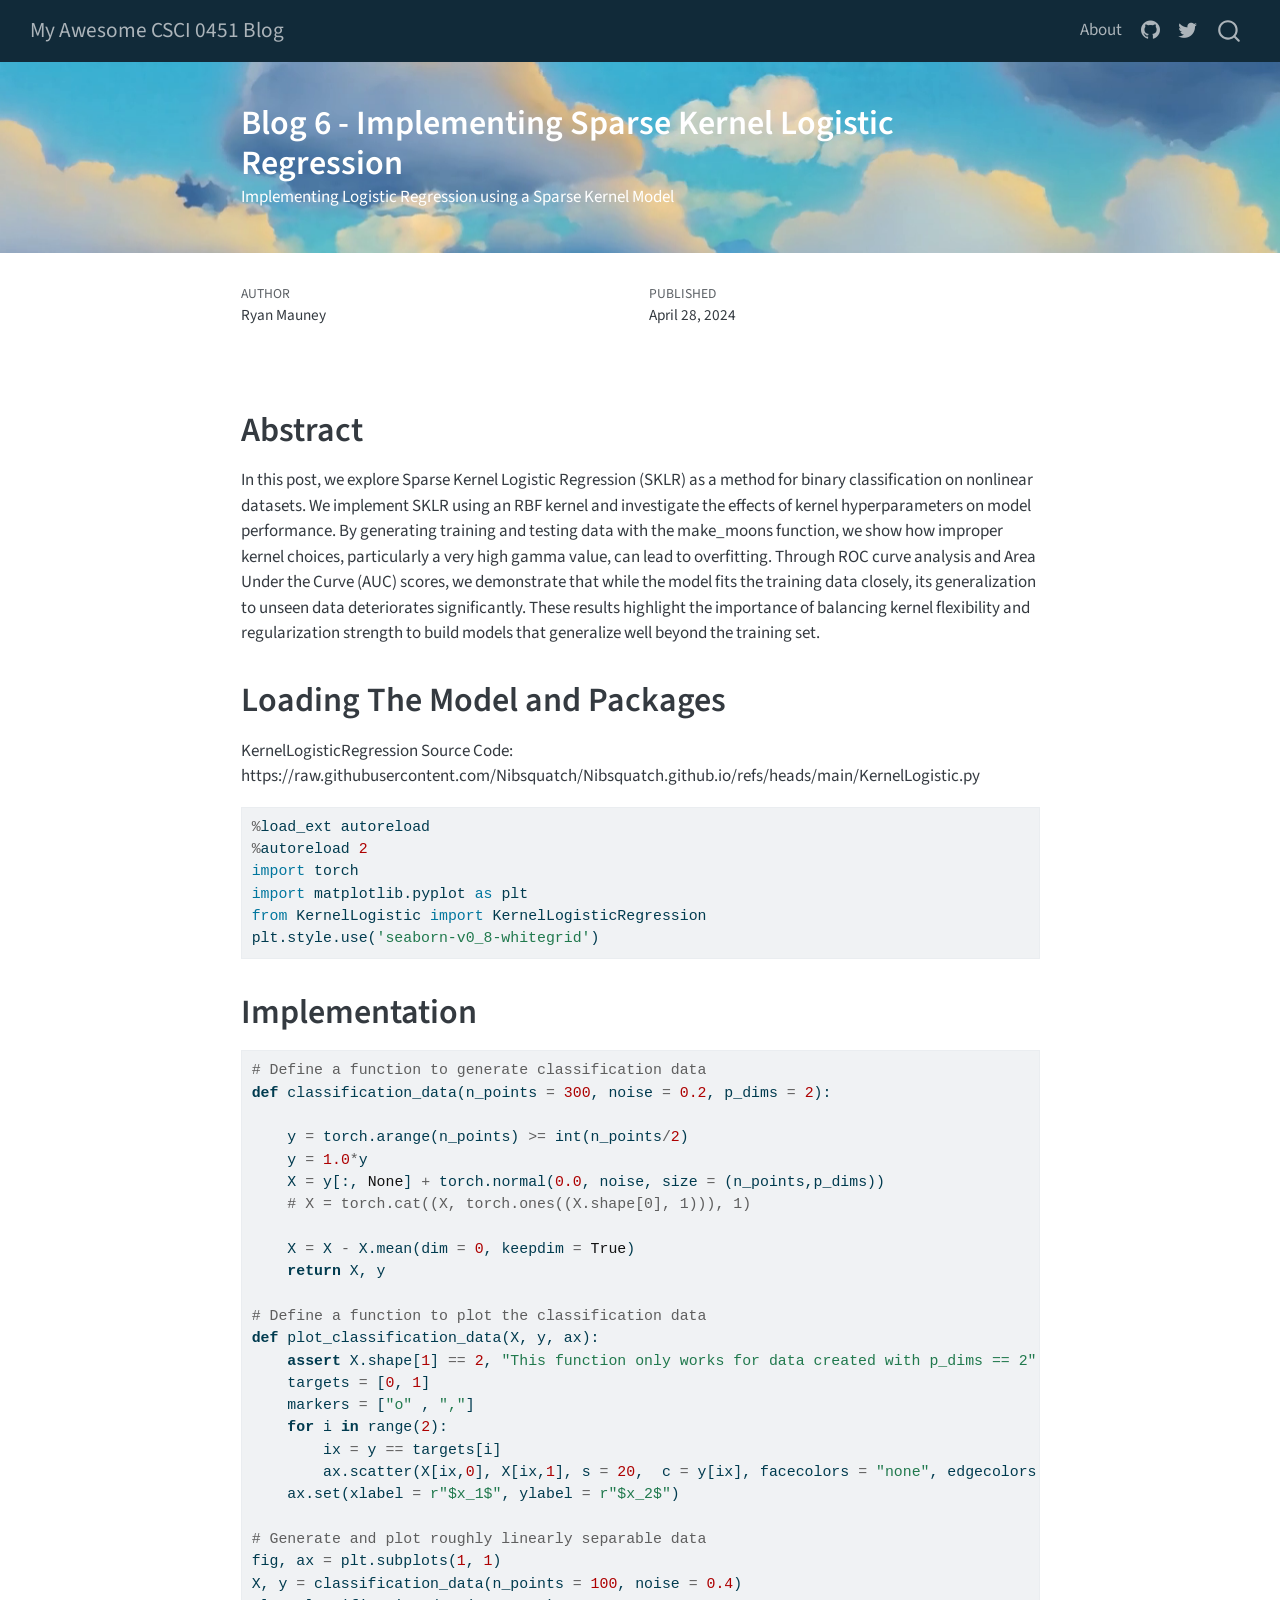
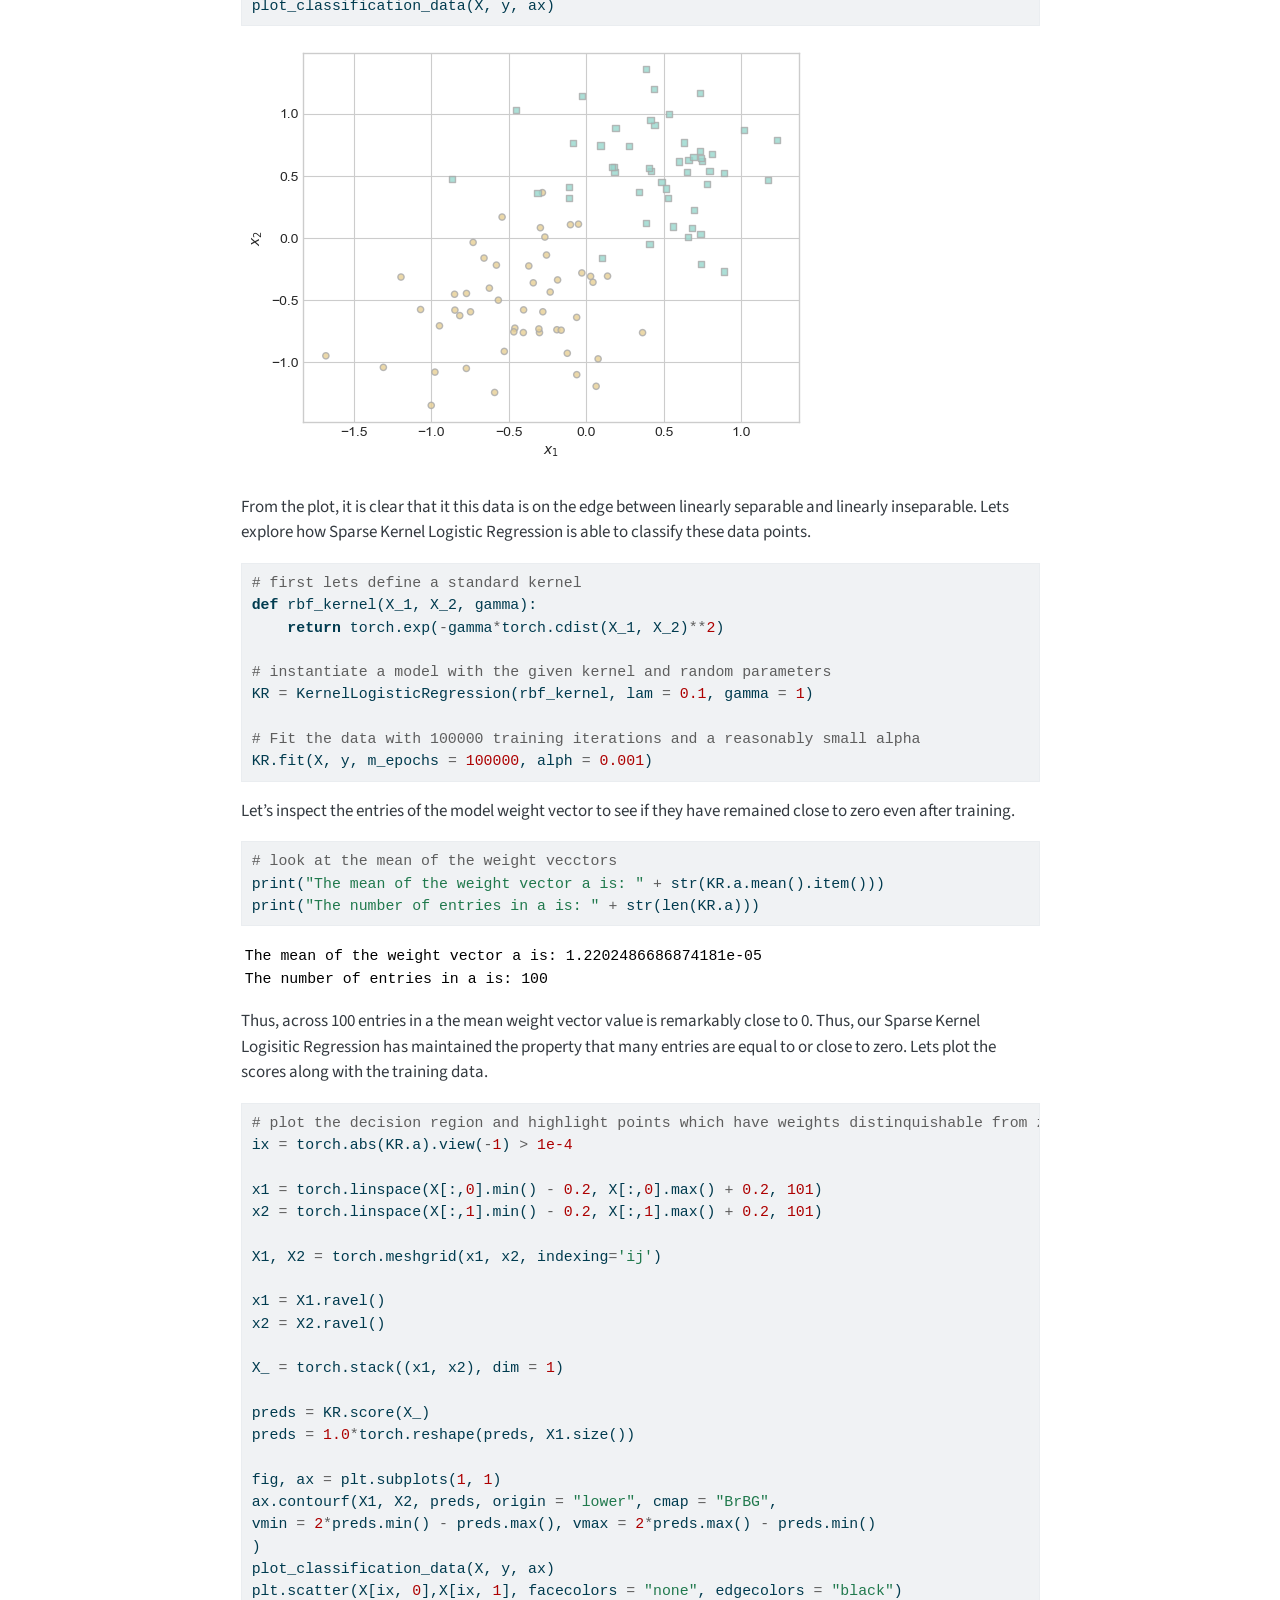
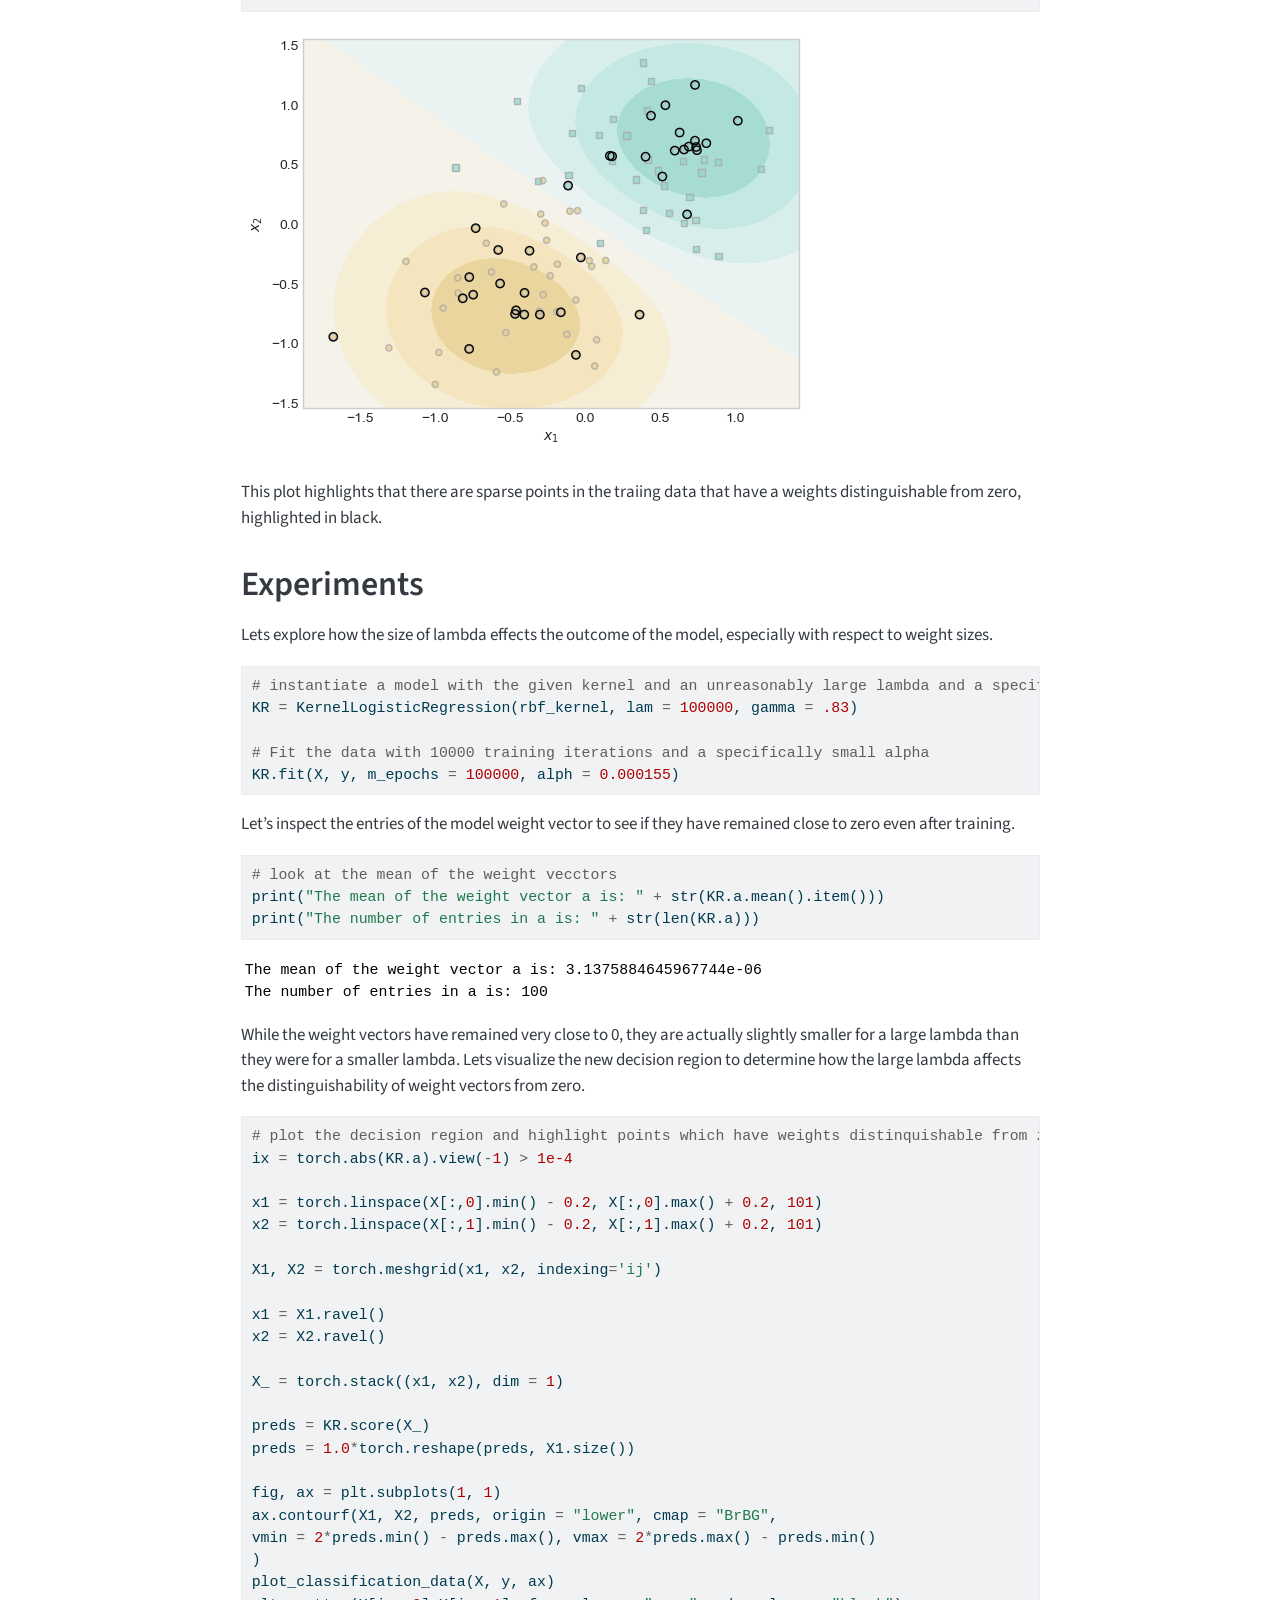
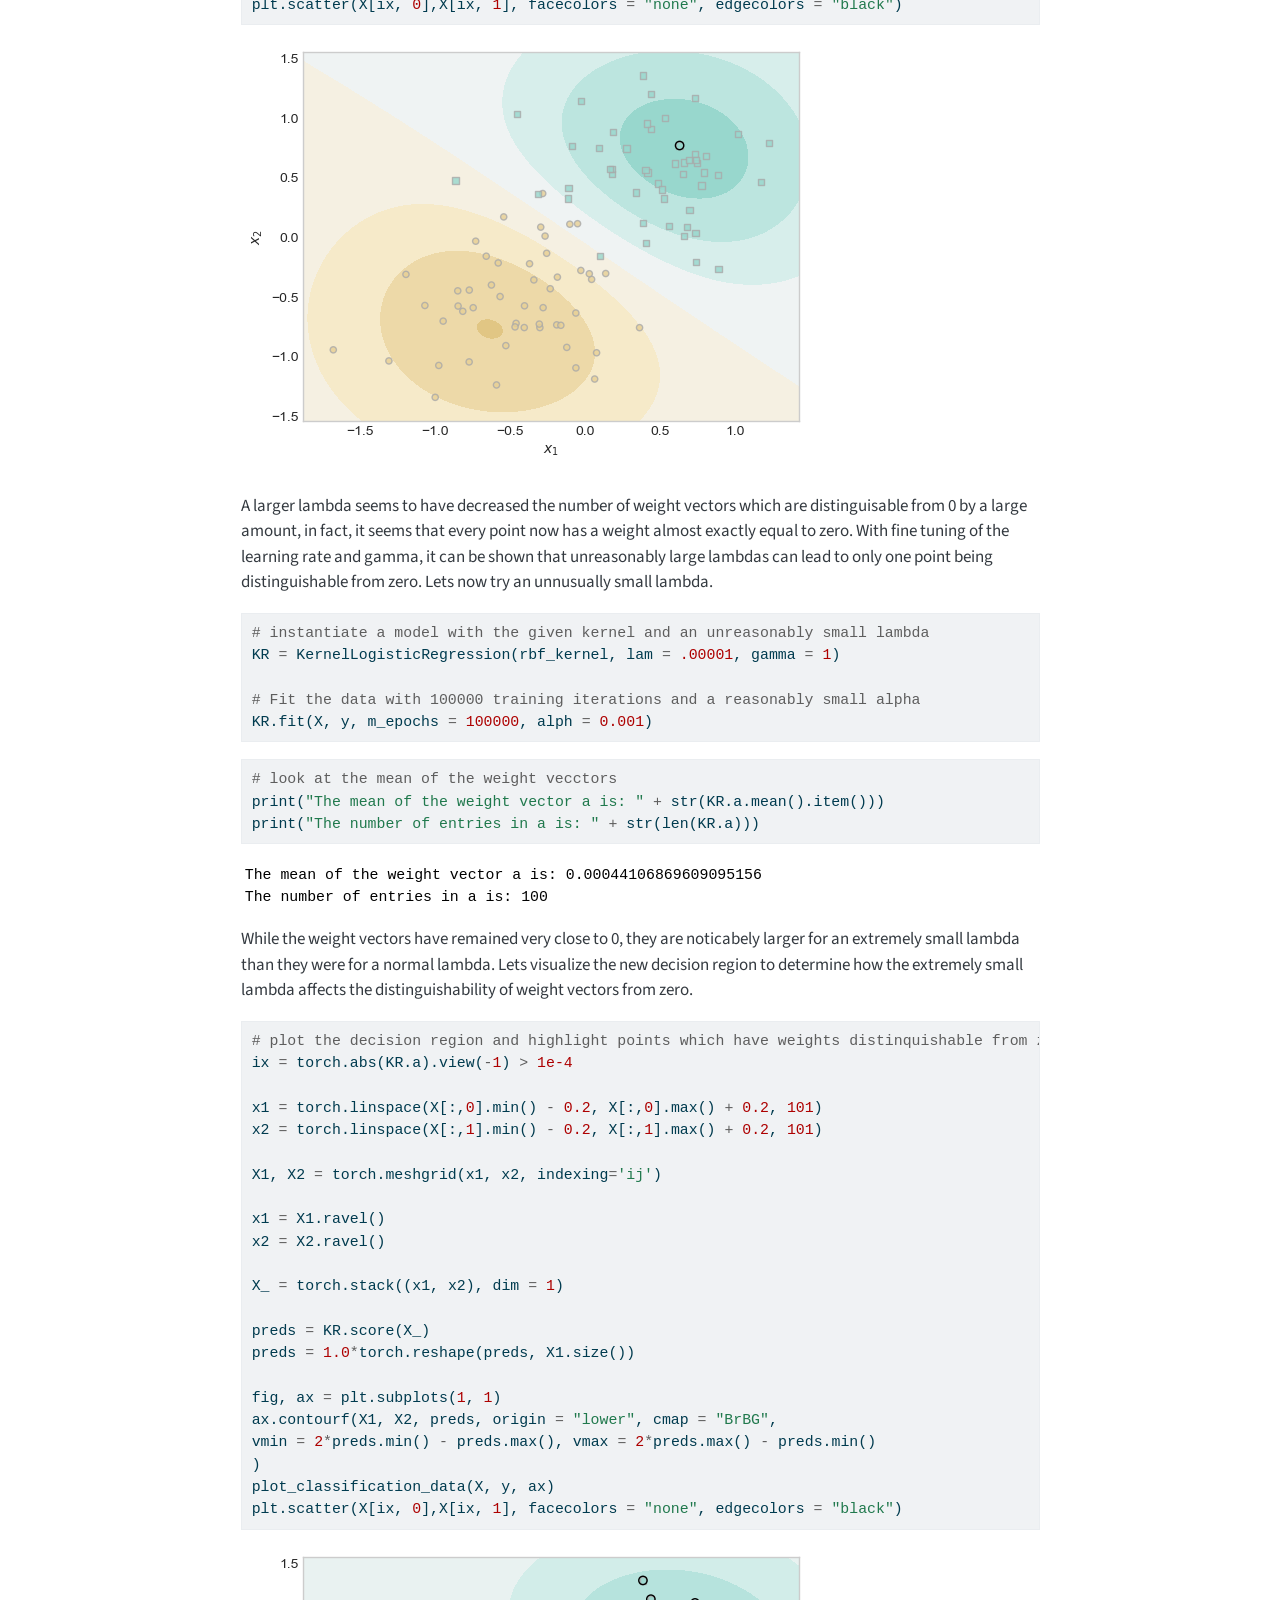
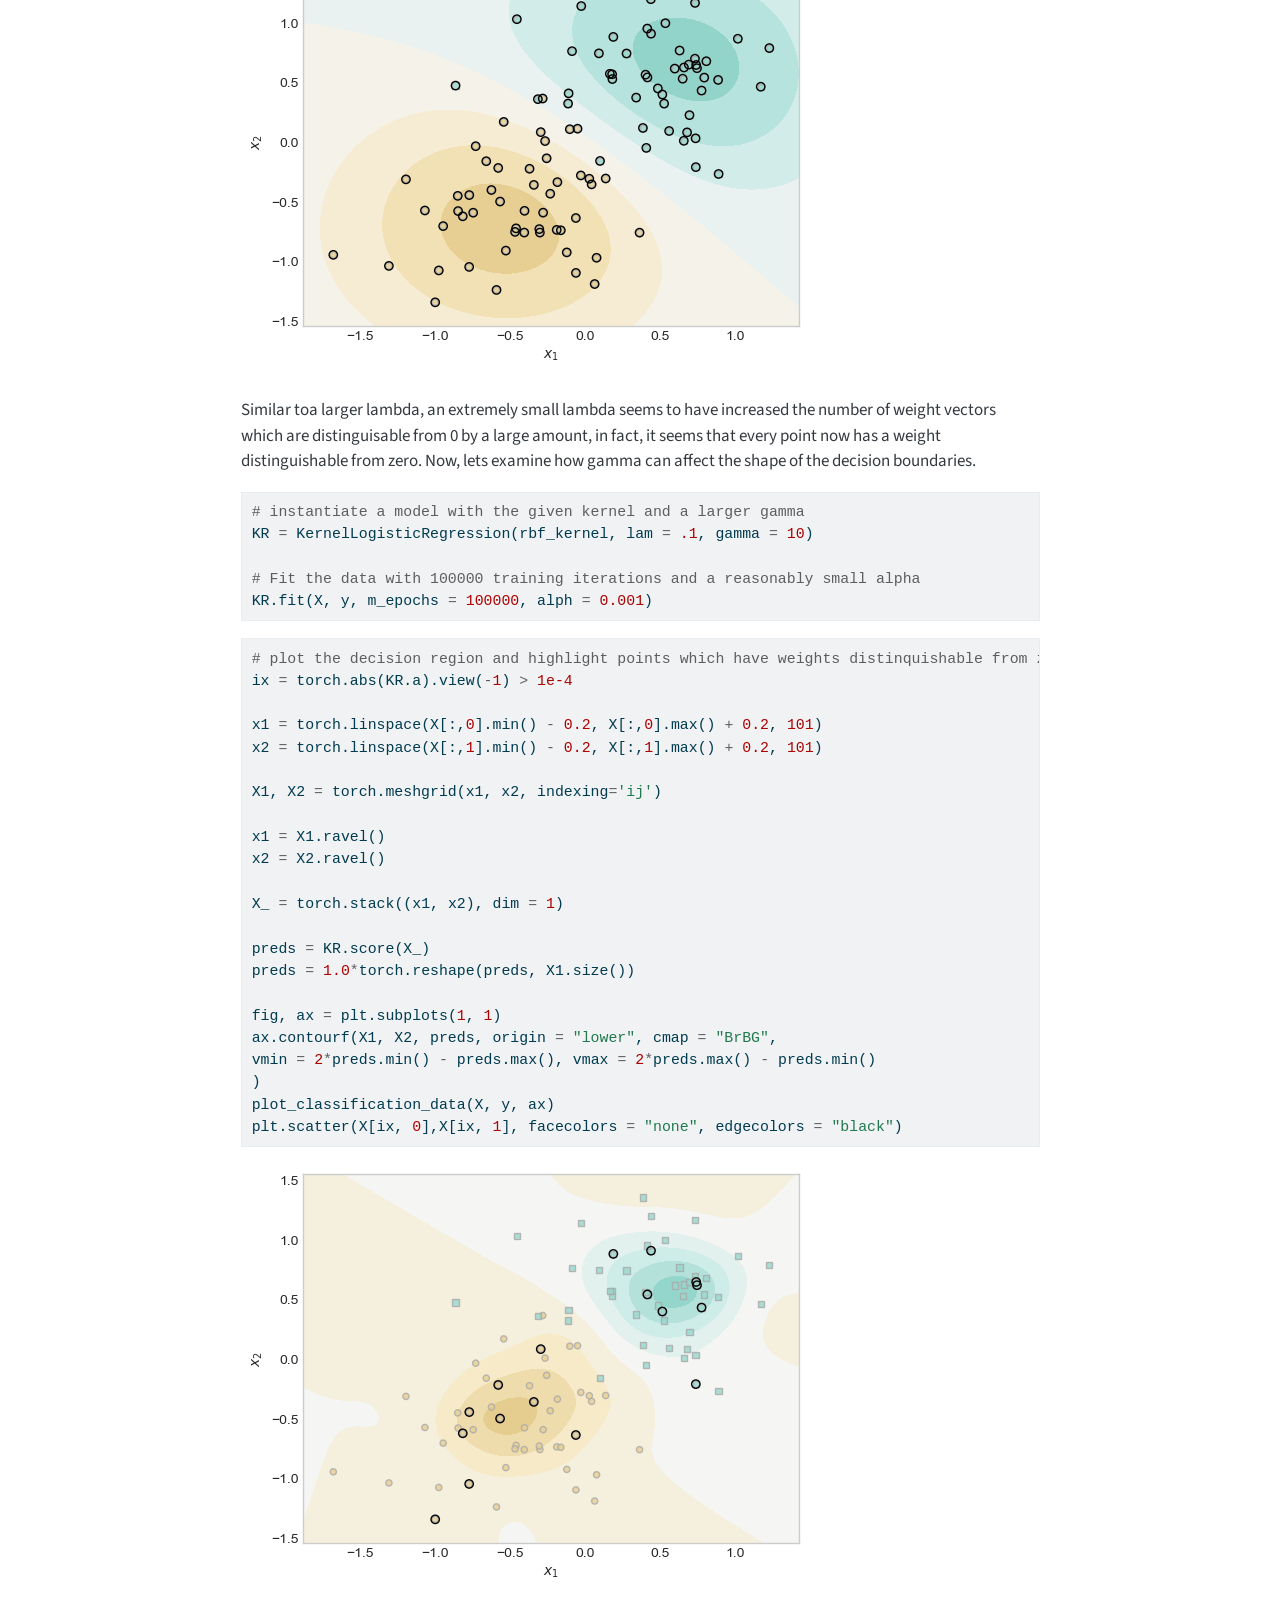
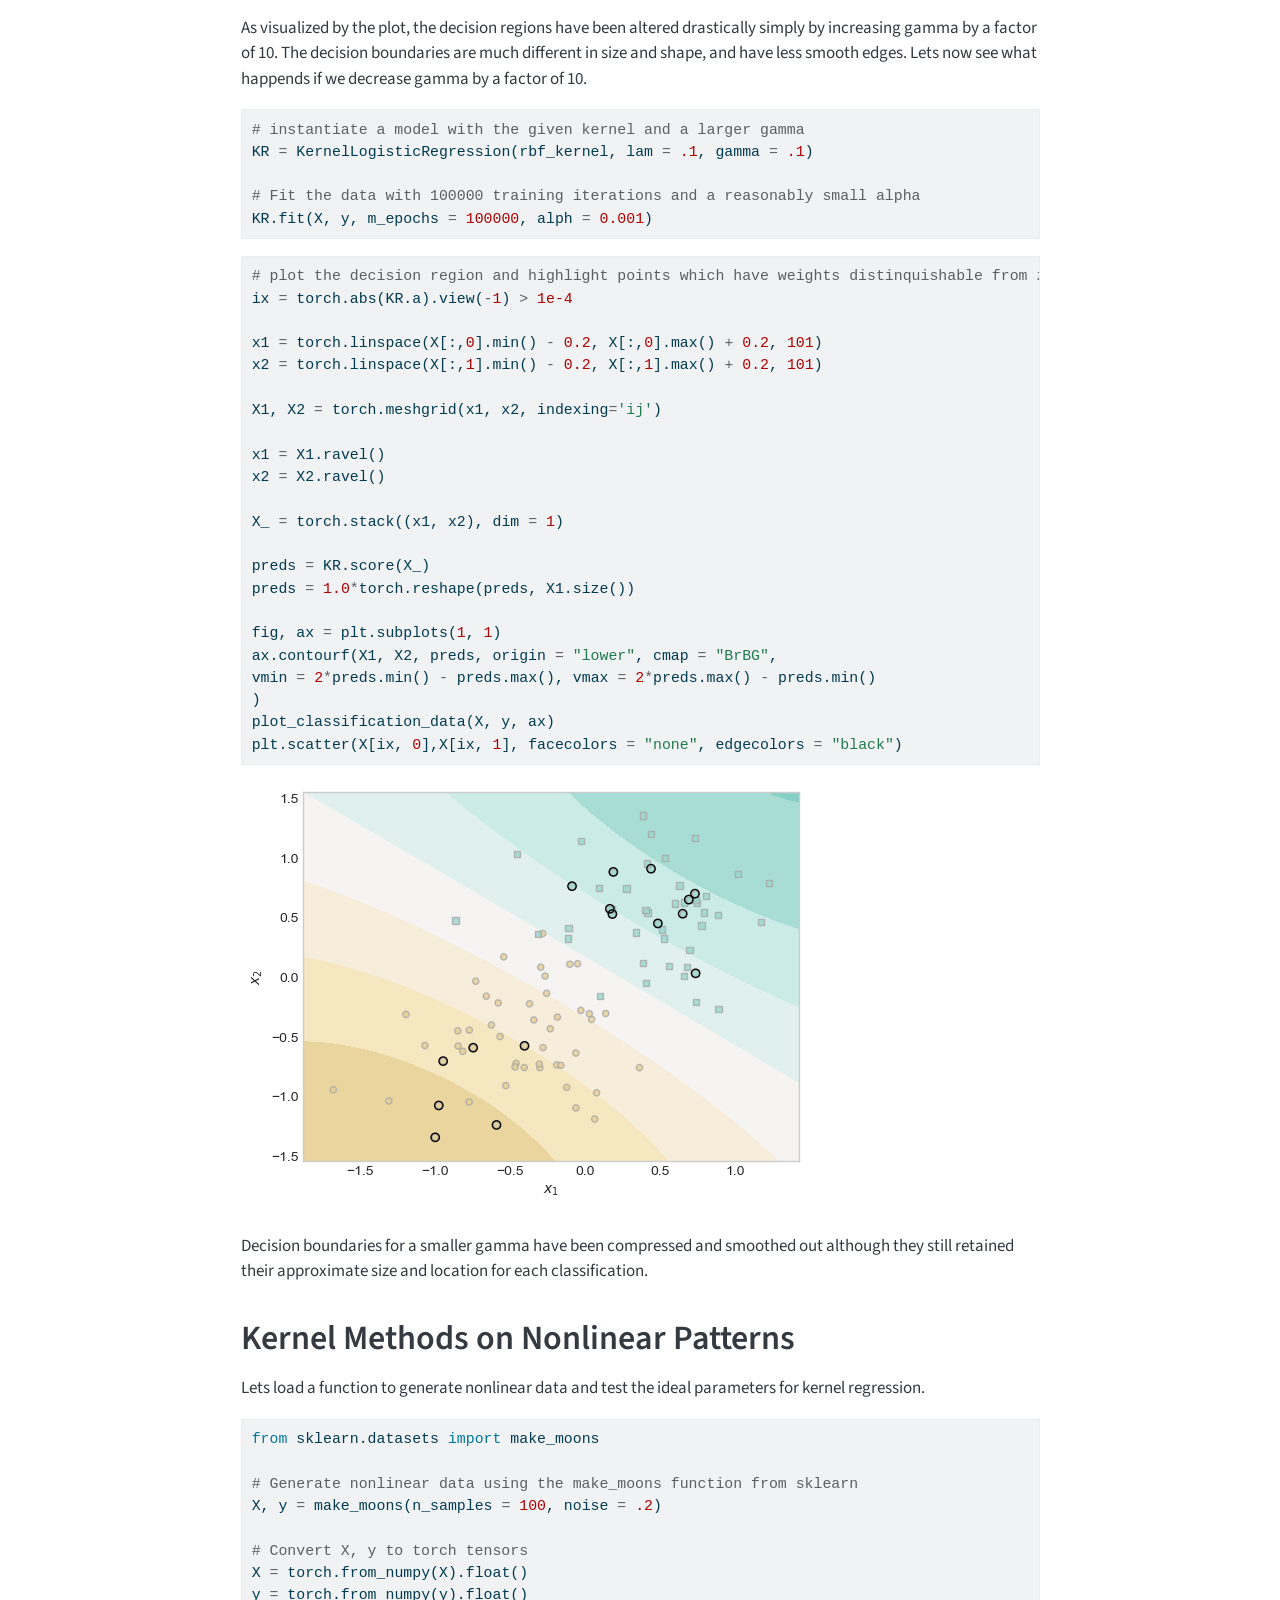
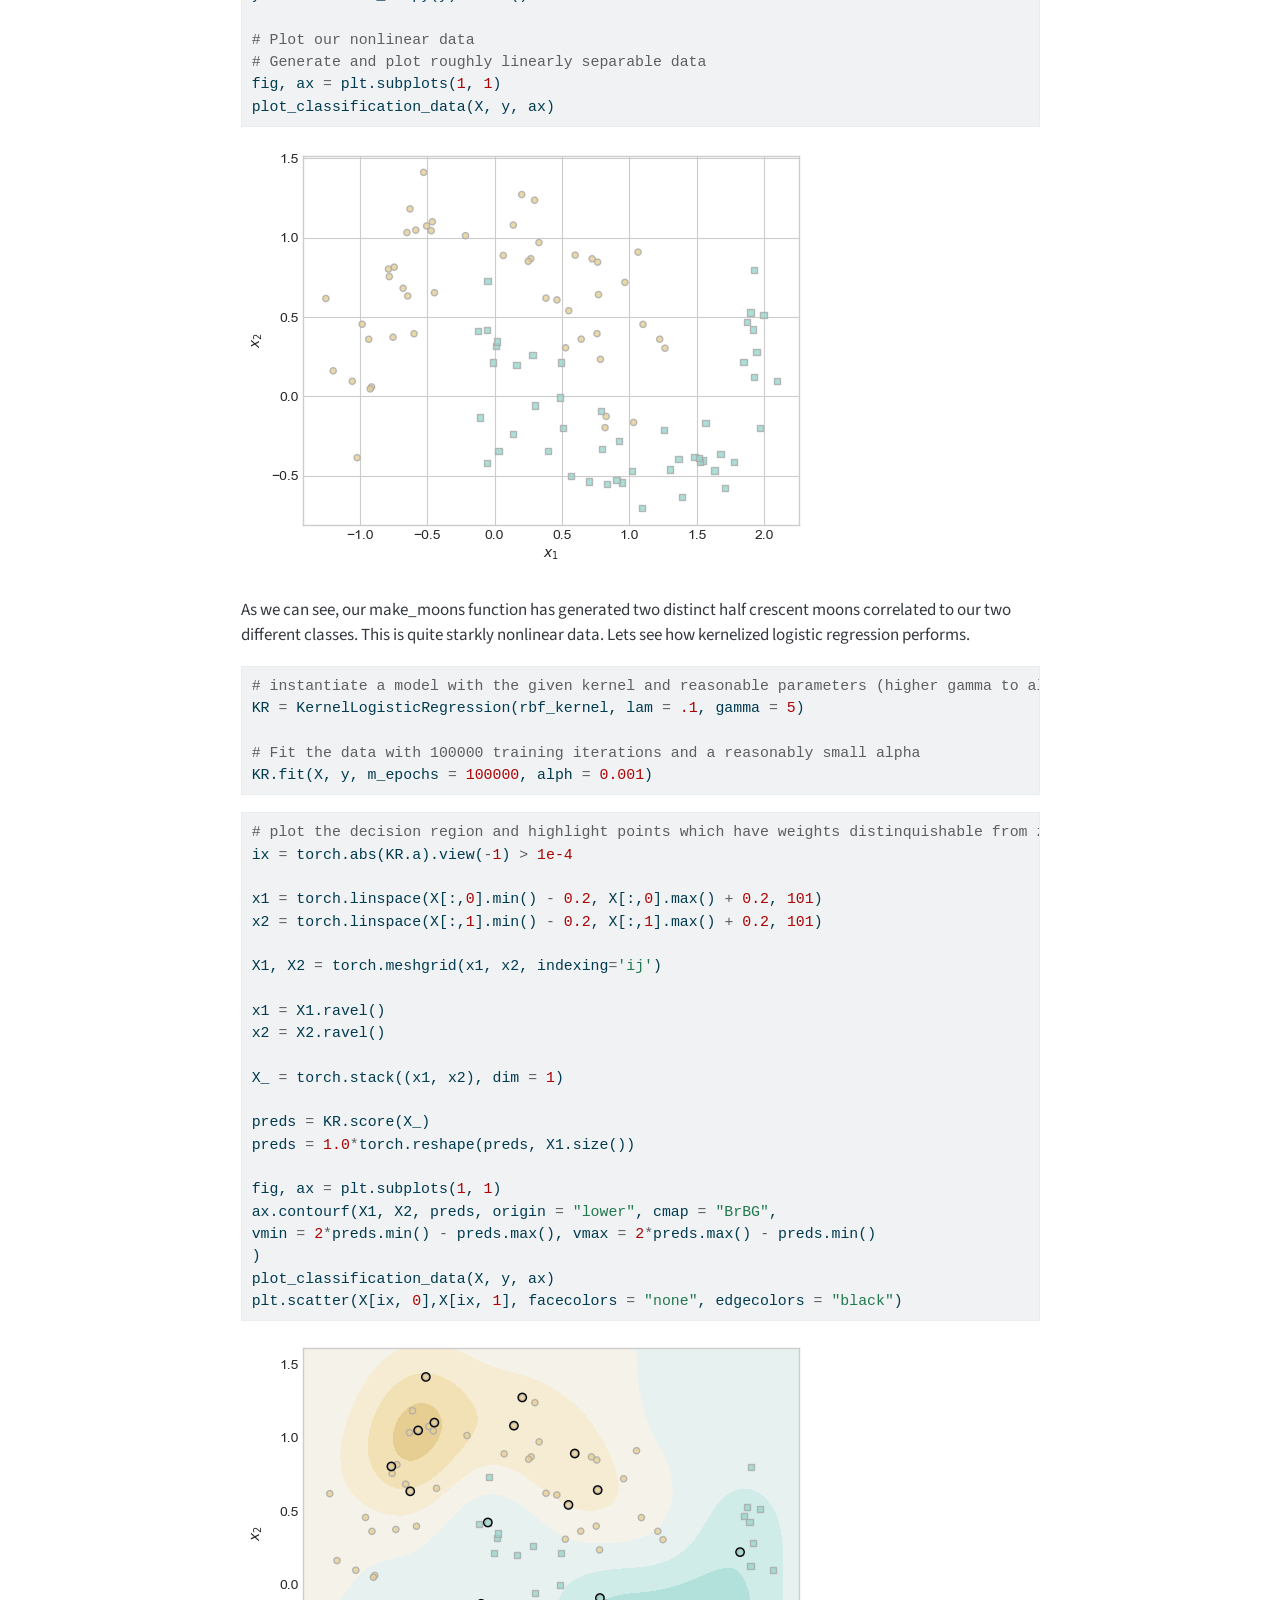
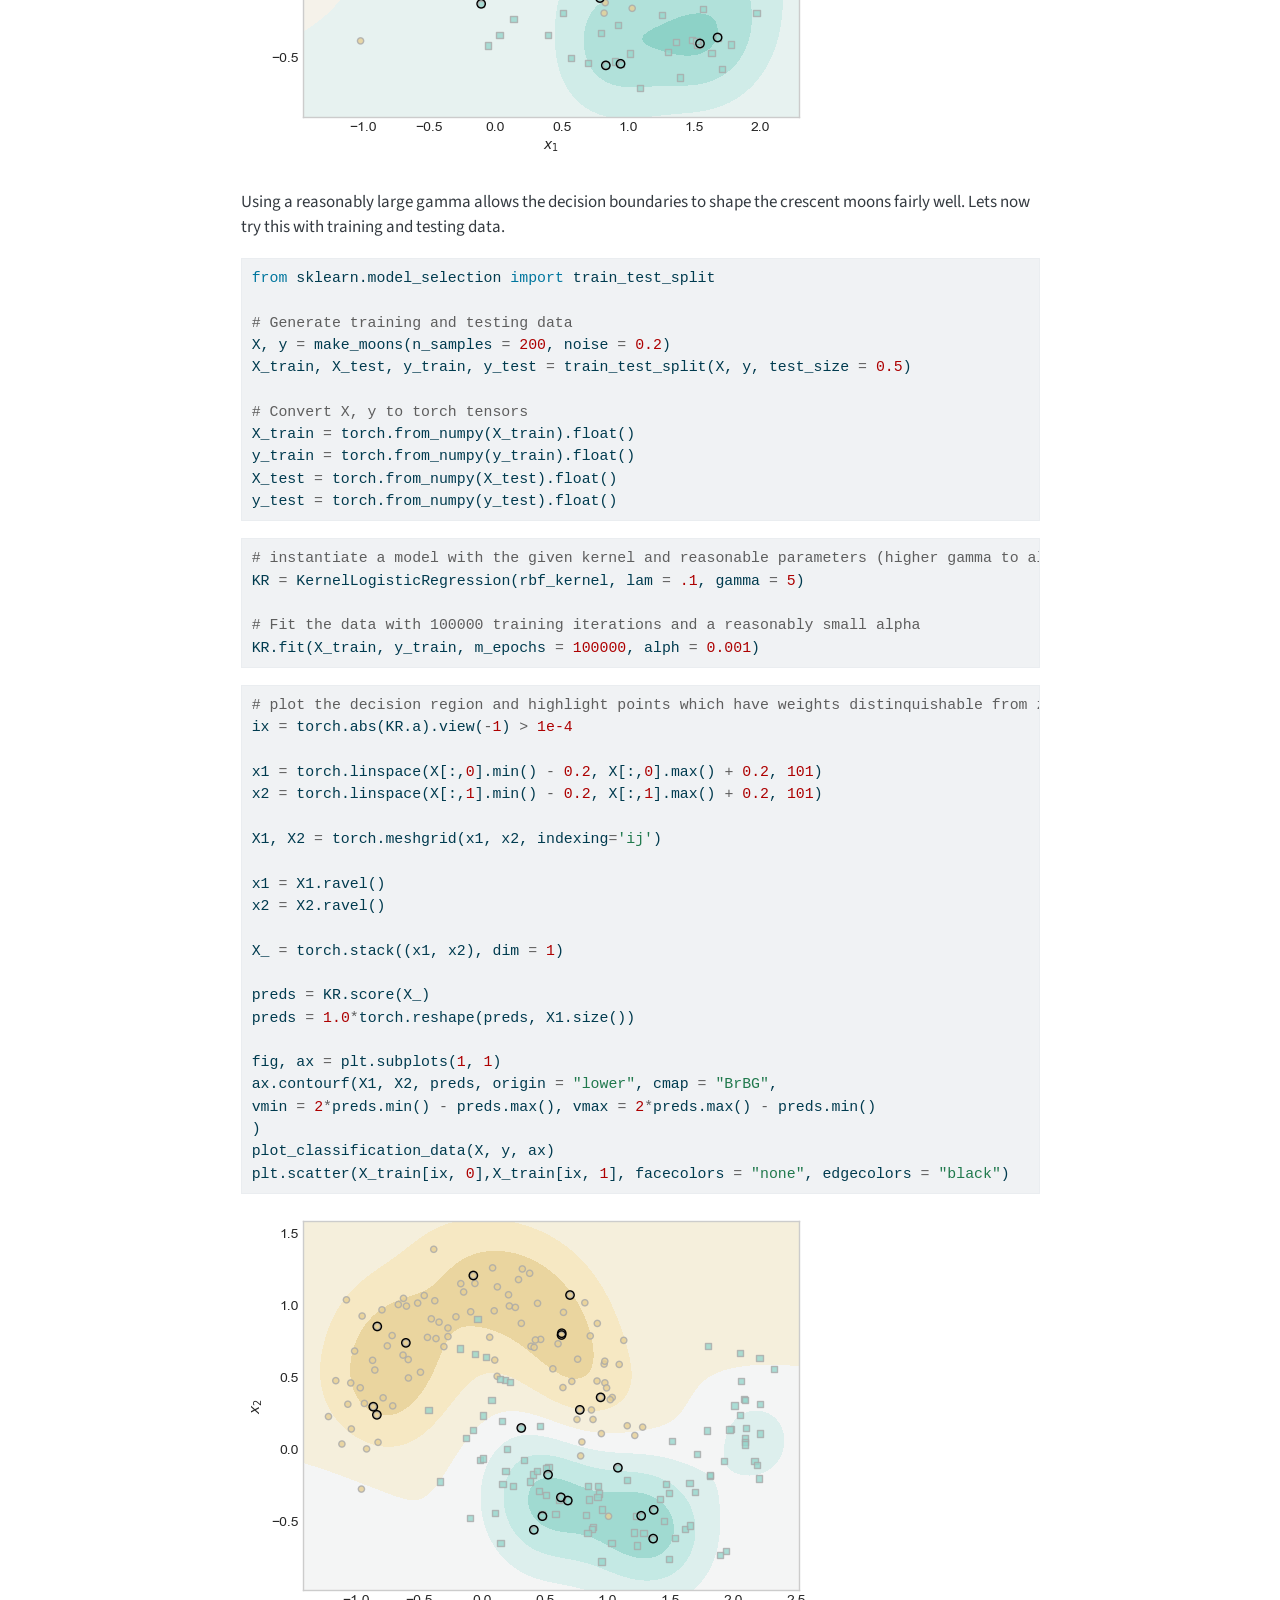
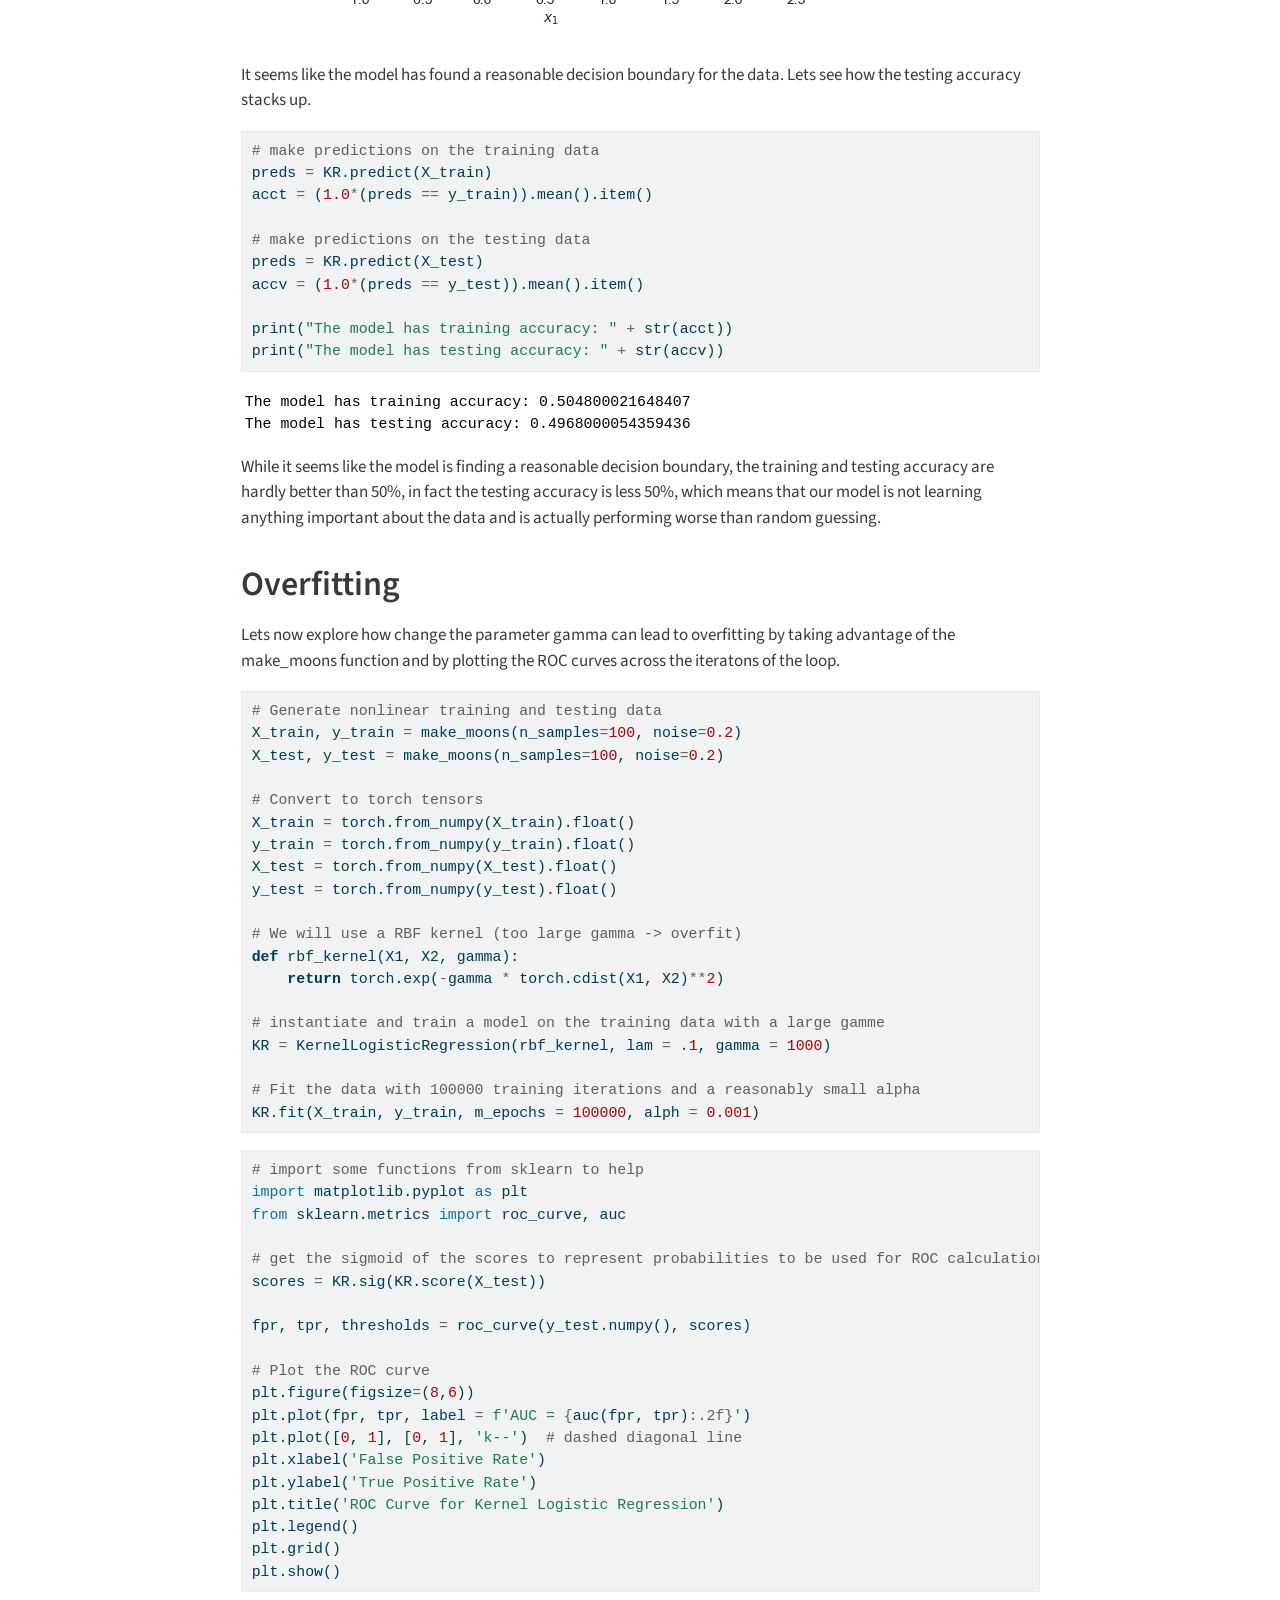
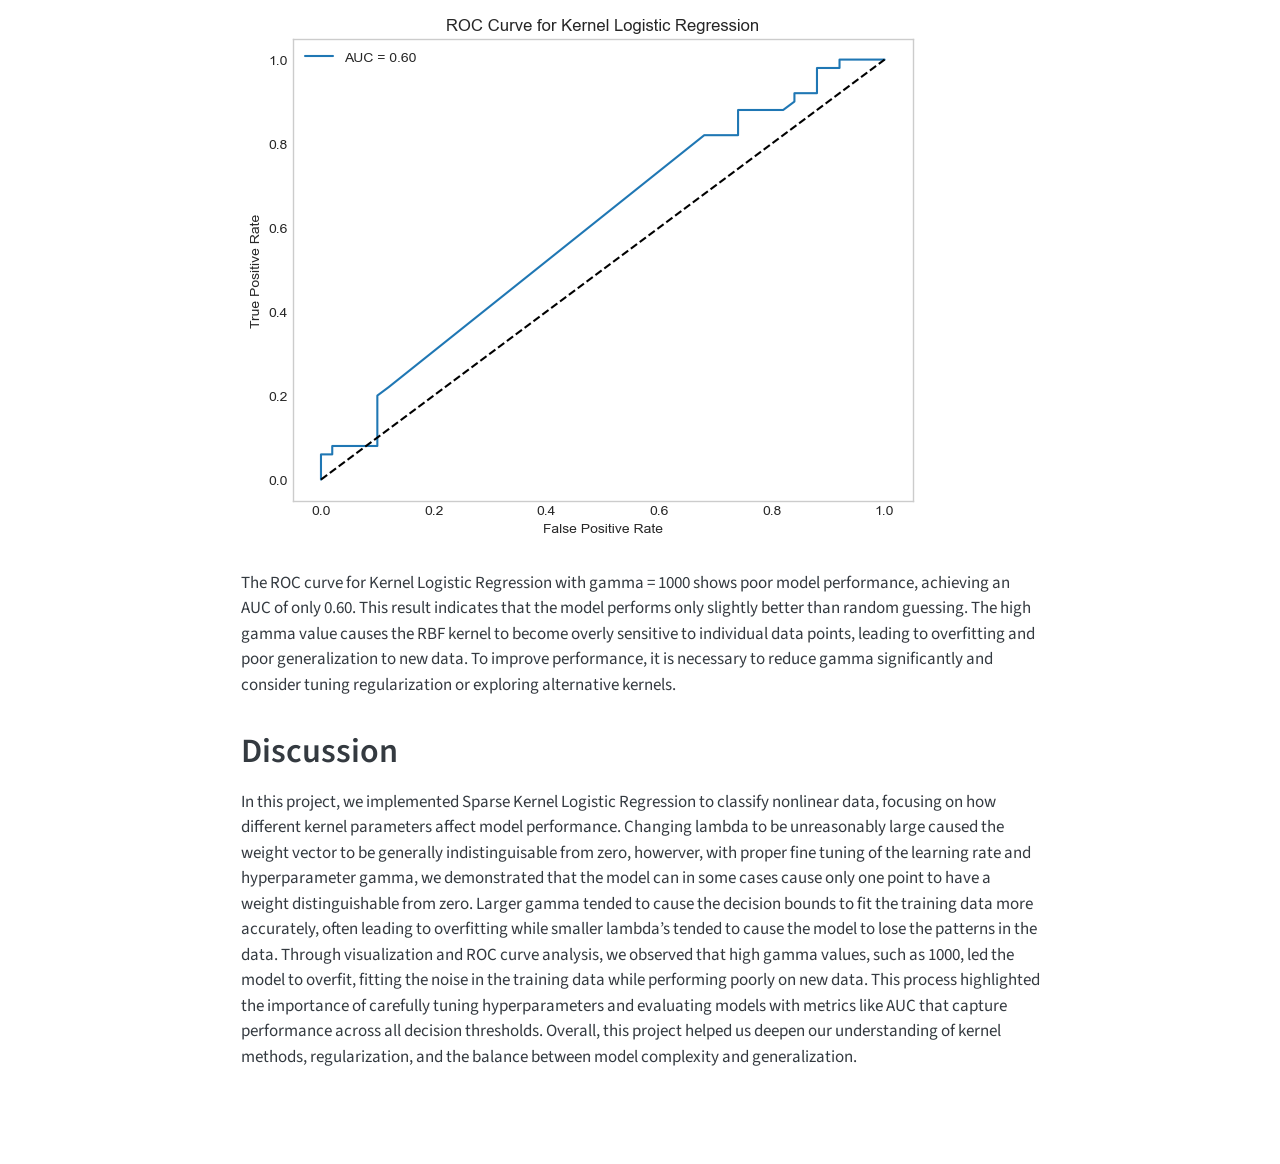
<file: docs/posts/Blog 6/index.html>
<!DOCTYPE html>
<html xmlns="http://www.w3.org/1999/xhtml" lang="en" xml:lang="en"><head>

<meta charset="utf-8">
<meta name="generator" content="quarto-1.6.40">

<meta name="viewport" content="width=device-width, initial-scale=1.0, user-scalable=yes">

<meta name="author" content="Ryan Mauney">
<meta name="dcterms.date" content="2024-04-28">
<meta name="description" content="Implementing Logistic Regression using a Sparse Kernel Model">

<title>Blog 6 - Implementing Sparse Kernel Logistic Regression – My Awesome CSCI 0451 Blog</title>
<style>
code{white-space: pre-wrap;}
span.smallcaps{font-variant: small-caps;}
div.columns{display: flex; gap: min(4vw, 1.5em);}
div.column{flex: auto; overflow-x: auto;}
div.hanging-indent{margin-left: 1.5em; text-indent: -1.5em;}
ul.task-list{list-style: none;}
ul.task-list li input[type="checkbox"] {
  width: 0.8em;
  margin: 0 0.8em 0.2em -1em; /* quarto-specific, see https://github.com/quarto-dev/quarto-cli/issues/4556 */ 
  vertical-align: middle;
}
/* CSS for syntax highlighting */
pre > code.sourceCode { white-space: pre; position: relative; }
pre > code.sourceCode > span { line-height: 1.25; }
pre > code.sourceCode > span:empty { height: 1.2em; }
.sourceCode { overflow: visible; }
code.sourceCode > span { color: inherit; text-decoration: inherit; }
div.sourceCode { margin: 1em 0; }
pre.sourceCode { margin: 0; }
@media screen {
div.sourceCode { overflow: auto; }
}
@media print {
pre > code.sourceCode { white-space: pre-wrap; }
pre > code.sourceCode > span { display: inline-block; text-indent: -5em; padding-left: 5em; }
}
pre.numberSource code
  { counter-reset: source-line 0; }
pre.numberSource code > span
  { position: relative; left: -4em; counter-increment: source-line; }
pre.numberSource code > span > a:first-child::before
  { content: counter(source-line);
    position: relative; left: -1em; text-align: right; vertical-align: baseline;
    border: none; display: inline-block;
    -webkit-touch-callout: none; -webkit-user-select: none;
    -khtml-user-select: none; -moz-user-select: none;
    -ms-user-select: none; user-select: none;
    padding: 0 4px; width: 4em;
  }
pre.numberSource { margin-left: 3em;  padding-left: 4px; }
div.sourceCode
  {   }
@media screen {
pre > code.sourceCode > span > a:first-child::before { text-decoration: underline; }
}
</style>


<script src="../../site_libs/quarto-nav/quarto-nav.js"></script>
<script src="../../site_libs/quarto-nav/headroom.min.js"></script>
<script src="../../site_libs/clipboard/clipboard.min.js"></script>
<script src="../../site_libs/quarto-search/autocomplete.umd.js"></script>
<script src="../../site_libs/quarto-search/fuse.min.js"></script>
<script src="../../site_libs/quarto-search/quarto-search.js"></script>
<meta name="quarto:offset" content="../../">
<script src="../../site_libs/quarto-html/quarto.js"></script>
<script src="../../site_libs/quarto-html/popper.min.js"></script>
<script src="../../site_libs/quarto-html/tippy.umd.min.js"></script>
<script src="../../site_libs/quarto-html/anchor.min.js"></script>
<link href="../../site_libs/quarto-html/tippy.css" rel="stylesheet">
<link href="../../site_libs/quarto-html/quarto-syntax-highlighting-549806ee2085284f45b00abea8c6df48.css" rel="stylesheet" id="quarto-text-highlighting-styles">
<script src="../../site_libs/bootstrap/bootstrap.min.js"></script>
<link href="../../site_libs/bootstrap/bootstrap-icons.css" rel="stylesheet">
<link href="../../site_libs/bootstrap/bootstrap-afd1c537f28ba892ec3c7a1a10902170.min.css" rel="stylesheet" append-hash="true" id="quarto-bootstrap" data-mode="light">
<script id="quarto-search-options" type="application/json">{
  "location": "navbar",
  "copy-button": false,
  "collapse-after": 3,
  "panel-placement": "end",
  "type": "overlay",
  "limit": 50,
  "keyboard-shortcut": [
    "f",
    "/",
    "s"
  ],
  "show-item-context": false,
  "language": {
    "search-no-results-text": "No results",
    "search-matching-documents-text": "matching documents",
    "search-copy-link-title": "Copy link to search",
    "search-hide-matches-text": "Hide additional matches",
    "search-more-match-text": "more match in this document",
    "search-more-matches-text": "more matches in this document",
    "search-clear-button-title": "Clear",
    "search-text-placeholder": "",
    "search-detached-cancel-button-title": "Cancel",
    "search-submit-button-title": "Submit",
    "search-label": "Search"
  }
}</script>
<style>

      .quarto-title-block .quarto-title-banner h1,
      .quarto-title-block .quarto-title-banner h2,
      .quarto-title-block .quarto-title-banner h3,
      .quarto-title-block .quarto-title-banner h4,
      .quarto-title-block .quarto-title-banner h5,
      .quarto-title-block .quarto-title-banner h6
      {
        color: white;
      }

      .quarto-title-block .quarto-title-banner {
        color: white;
background-image: url(../../img/landscape.png);
background-size: cover;
      }
</style>


<link rel="stylesheet" href="../../styles.css">
</head>

<body class="nav-fixed fullcontent">

<div id="quarto-search-results"></div>
  <header id="quarto-header" class="headroom fixed-top quarto-banner">
    <nav class="navbar navbar-expand-lg " data-bs-theme="dark">
      <div class="navbar-container container-fluid">
      <div class="navbar-brand-container mx-auto">
    <a class="navbar-brand" href="../../index.html">
    <span class="navbar-title">My Awesome CSCI 0451 Blog</span>
    </a>
  </div>
            <div id="quarto-search" class="" title="Search"></div>
          <button class="navbar-toggler" type="button" data-bs-toggle="collapse" data-bs-target="#navbarCollapse" aria-controls="navbarCollapse" role="menu" aria-expanded="false" aria-label="Toggle navigation" onclick="if (window.quartoToggleHeadroom) { window.quartoToggleHeadroom(); }">
  <span class="navbar-toggler-icon"></span>
</button>
          <div class="collapse navbar-collapse" id="navbarCollapse">
            <ul class="navbar-nav navbar-nav-scroll ms-auto">
  <li class="nav-item">
    <a class="nav-link" href="../../about.html"> 
<span class="menu-text">About</span></a>
  </li>  
  <li class="nav-item compact">
    <a class="nav-link" href="https://github.com/"> <i class="bi bi-github" role="img">
</i> 
<span class="menu-text"></span></a>
  </li>  
  <li class="nav-item compact">
    <a class="nav-link" href="https://twitter.com"> <i class="bi bi-twitter" role="img">
</i> 
<span class="menu-text"></span></a>
  </li>  
</ul>
          </div> <!-- /navcollapse -->
            <div class="quarto-navbar-tools">
</div>
      </div> <!-- /container-fluid -->
    </nav>
</header>
<!-- content -->
<header id="title-block-header" class="quarto-title-block default page-columns page-full">
  <div class="quarto-title-banner page-columns page-full">
    <div class="quarto-title column-body">
      <h1 class="title">Blog 6 - Implementing Sparse Kernel Logistic Regression</h1>
                  <div>
        <div class="description">
          Implementing Logistic Regression using a Sparse Kernel Model
        </div>
      </div>
                </div>
  </div>
    
  
  <div class="quarto-title-meta">

      <div>
      <div class="quarto-title-meta-heading">Author</div>
      <div class="quarto-title-meta-contents">
               <p>Ryan Mauney </p>
            </div>
    </div>
      
      <div>
      <div class="quarto-title-meta-heading">Published</div>
      <div class="quarto-title-meta-contents">
        <p class="date">April 28, 2024</p>
      </div>
    </div>
    
      
    </div>
    
  
  </header><div id="quarto-content" class="quarto-container page-columns page-rows-contents page-layout-article page-navbar">
<!-- sidebar -->
<!-- margin-sidebar -->
    
<!-- main -->
<main class="content quarto-banner-title-block" id="quarto-document-content">





<section id="abstract" class="level1">
<h1>Abstract</h1>
<p>In this post, we explore Sparse Kernel Logistic Regression (SKLR) as a method for binary classification on nonlinear datasets. We implement SKLR using an RBF kernel and investigate the effects of kernel hyperparameters on model performance. By generating training and testing data with the make_moons function, we show how improper kernel choices, particularly a very high gamma value, can lead to overfitting. Through ROC curve analysis and Area Under the Curve (AUC) scores, we demonstrate that while the model fits the training data closely, its generalization to unseen data deteriorates significantly. These results highlight the importance of balancing kernel flexibility and regularization strength to build models that generalize well beyond the training set.</p>
</section>
<section id="loading-the-model-and-packages" class="level1">
<h1>Loading The Model and Packages</h1>
<p>KernelLogisticRegression Source Code: https://raw.githubusercontent.com/Nibsquatch/Nibsquatch.github.io/refs/heads/main/KernelLogistic.py</p>
<div id="cell-5" class="cell" data-execution_count="1">
<div class="sourceCode cell-code" id="cb1"><pre class="sourceCode python code-with-copy"><code class="sourceCode python"><span id="cb1-1"><a href="#cb1-1" aria-hidden="true" tabindex="-1"></a><span class="op">%</span>load_ext autoreload</span>
<span id="cb1-2"><a href="#cb1-2" aria-hidden="true" tabindex="-1"></a><span class="op">%</span>autoreload <span class="dv">2</span></span>
<span id="cb1-3"><a href="#cb1-3" aria-hidden="true" tabindex="-1"></a><span class="im">import</span> torch</span>
<span id="cb1-4"><a href="#cb1-4" aria-hidden="true" tabindex="-1"></a><span class="im">import</span> matplotlib.pyplot <span class="im">as</span> plt</span>
<span id="cb1-5"><a href="#cb1-5" aria-hidden="true" tabindex="-1"></a><span class="im">from</span> KernelLogistic <span class="im">import</span> KernelLogisticRegression</span>
<span id="cb1-6"><a href="#cb1-6" aria-hidden="true" tabindex="-1"></a>plt.style.use(<span class="st">'seaborn-v0_8-whitegrid'</span>)</span></code><button title="Copy to Clipboard" class="code-copy-button"><i class="bi"></i></button></pre></div>
</div>
</section>
<section id="implementation" class="level1">
<h1>Implementation</h1>
<div id="cell-7" class="cell" data-execution_count="2">
<div class="sourceCode cell-code" id="cb2"><pre class="sourceCode python code-with-copy"><code class="sourceCode python"><span id="cb2-1"><a href="#cb2-1" aria-hidden="true" tabindex="-1"></a><span class="co"># Define a function to generate classification data</span></span>
<span id="cb2-2"><a href="#cb2-2" aria-hidden="true" tabindex="-1"></a><span class="kw">def</span> classification_data(n_points <span class="op">=</span> <span class="dv">300</span>, noise <span class="op">=</span> <span class="fl">0.2</span>, p_dims <span class="op">=</span> <span class="dv">2</span>):</span>
<span id="cb2-3"><a href="#cb2-3" aria-hidden="true" tabindex="-1"></a>    </span>
<span id="cb2-4"><a href="#cb2-4" aria-hidden="true" tabindex="-1"></a>    y <span class="op">=</span> torch.arange(n_points) <span class="op">&gt;=</span> <span class="bu">int</span>(n_points<span class="op">/</span><span class="dv">2</span>)</span>
<span id="cb2-5"><a href="#cb2-5" aria-hidden="true" tabindex="-1"></a>    y <span class="op">=</span> <span class="fl">1.0</span><span class="op">*</span>y</span>
<span id="cb2-6"><a href="#cb2-6" aria-hidden="true" tabindex="-1"></a>    X <span class="op">=</span> y[:, <span class="va">None</span>] <span class="op">+</span> torch.normal(<span class="fl">0.0</span>, noise, size <span class="op">=</span> (n_points,p_dims))</span>
<span id="cb2-7"><a href="#cb2-7" aria-hidden="true" tabindex="-1"></a>    <span class="co"># X = torch.cat((X, torch.ones((X.shape[0], 1))), 1)</span></span>
<span id="cb2-8"><a href="#cb2-8" aria-hidden="true" tabindex="-1"></a>    </span>
<span id="cb2-9"><a href="#cb2-9" aria-hidden="true" tabindex="-1"></a>    X <span class="op">=</span> X <span class="op">-</span> X.mean(dim <span class="op">=</span> <span class="dv">0</span>, keepdim <span class="op">=</span> <span class="va">True</span>)</span>
<span id="cb2-10"><a href="#cb2-10" aria-hidden="true" tabindex="-1"></a>    <span class="cf">return</span> X, y</span>
<span id="cb2-11"><a href="#cb2-11" aria-hidden="true" tabindex="-1"></a></span>
<span id="cb2-12"><a href="#cb2-12" aria-hidden="true" tabindex="-1"></a><span class="co"># Define a function to plot the classification data</span></span>
<span id="cb2-13"><a href="#cb2-13" aria-hidden="true" tabindex="-1"></a><span class="kw">def</span> plot_classification_data(X, y, ax):</span>
<span id="cb2-14"><a href="#cb2-14" aria-hidden="true" tabindex="-1"></a>    <span class="cf">assert</span> X.shape[<span class="dv">1</span>] <span class="op">==</span> <span class="dv">2</span>, <span class="st">"This function only works for data created with p_dims == 2"</span></span>
<span id="cb2-15"><a href="#cb2-15" aria-hidden="true" tabindex="-1"></a>    targets <span class="op">=</span> [<span class="dv">0</span>, <span class="dv">1</span>]</span>
<span id="cb2-16"><a href="#cb2-16" aria-hidden="true" tabindex="-1"></a>    markers <span class="op">=</span> [<span class="st">"o"</span> , <span class="st">","</span>]</span>
<span id="cb2-17"><a href="#cb2-17" aria-hidden="true" tabindex="-1"></a>    <span class="cf">for</span> i <span class="kw">in</span> <span class="bu">range</span>(<span class="dv">2</span>):</span>
<span id="cb2-18"><a href="#cb2-18" aria-hidden="true" tabindex="-1"></a>        ix <span class="op">=</span> y <span class="op">==</span> targets[i]</span>
<span id="cb2-19"><a href="#cb2-19" aria-hidden="true" tabindex="-1"></a>        ax.scatter(X[ix,<span class="dv">0</span>], X[ix,<span class="dv">1</span>], s <span class="op">=</span> <span class="dv">20</span>,  c <span class="op">=</span> y[ix], facecolors <span class="op">=</span> <span class="st">"none"</span>, edgecolors <span class="op">=</span> <span class="st">"darkgrey"</span>, cmap <span class="op">=</span> <span class="st">"BrBG"</span>, vmin <span class="op">=</span> <span class="op">-</span><span class="dv">1</span>, vmax <span class="op">=</span> <span class="dv">2</span>, alpha <span class="op">=</span> <span class="fl">0.8</span>, marker <span class="op">=</span> markers[i])</span>
<span id="cb2-20"><a href="#cb2-20" aria-hidden="true" tabindex="-1"></a>    ax.<span class="bu">set</span>(xlabel <span class="op">=</span> <span class="vs">r"$x_1$"</span>, ylabel <span class="op">=</span> <span class="vs">r"$x_2$"</span>)</span>
<span id="cb2-21"><a href="#cb2-21" aria-hidden="true" tabindex="-1"></a></span>
<span id="cb2-22"><a href="#cb2-22" aria-hidden="true" tabindex="-1"></a><span class="co"># Generate and plot roughly linearly separable data</span></span>
<span id="cb2-23"><a href="#cb2-23" aria-hidden="true" tabindex="-1"></a>fig, ax <span class="op">=</span> plt.subplots(<span class="dv">1</span>, <span class="dv">1</span>)</span>
<span id="cb2-24"><a href="#cb2-24" aria-hidden="true" tabindex="-1"></a>X, y <span class="op">=</span> classification_data(n_points <span class="op">=</span> <span class="dv">100</span>, noise <span class="op">=</span> <span class="fl">0.4</span>)</span>
<span id="cb2-25"><a href="#cb2-25" aria-hidden="true" tabindex="-1"></a>plot_classification_data(X, y, ax)</span></code><button title="Copy to Clipboard" class="code-copy-button"><i class="bi"></i></button></pre></div>
<div class="cell-output cell-output-display">
<div>
<figure class="figure">
<p><img src="index_files/figure-html/cell-3-output-1.png" class="img-fluid figure-img"></p>
</figure>
</div>
</div>
</div>
<p>From the plot, it is clear that it this data is on the edge between linearly separable and linearly inseparable. Lets explore how Sparse Kernel Logistic Regression is able to classify these data points.</p>
<div id="cell-9" class="cell" data-execution_count="3">
<div class="sourceCode cell-code" id="cb3"><pre class="sourceCode python code-with-copy"><code class="sourceCode python"><span id="cb3-1"><a href="#cb3-1" aria-hidden="true" tabindex="-1"></a><span class="co"># first lets define a standard kernel</span></span>
<span id="cb3-2"><a href="#cb3-2" aria-hidden="true" tabindex="-1"></a><span class="kw">def</span> rbf_kernel(X_1, X_2, gamma):</span>
<span id="cb3-3"><a href="#cb3-3" aria-hidden="true" tabindex="-1"></a>    <span class="cf">return</span> torch.exp(<span class="op">-</span>gamma<span class="op">*</span>torch.cdist(X_1, X_2)<span class="op">**</span><span class="dv">2</span>)</span>
<span id="cb3-4"><a href="#cb3-4" aria-hidden="true" tabindex="-1"></a></span>
<span id="cb3-5"><a href="#cb3-5" aria-hidden="true" tabindex="-1"></a><span class="co"># instantiate a model with the given kernel and random parameters</span></span>
<span id="cb3-6"><a href="#cb3-6" aria-hidden="true" tabindex="-1"></a>KR <span class="op">=</span> KernelLogisticRegression(rbf_kernel, lam <span class="op">=</span> <span class="fl">0.1</span>, gamma <span class="op">=</span> <span class="dv">1</span>)</span>
<span id="cb3-7"><a href="#cb3-7" aria-hidden="true" tabindex="-1"></a></span>
<span id="cb3-8"><a href="#cb3-8" aria-hidden="true" tabindex="-1"></a><span class="co"># Fit the data with 100000 training iterations and a reasonably small alpha</span></span>
<span id="cb3-9"><a href="#cb3-9" aria-hidden="true" tabindex="-1"></a>KR.fit(X, y, m_epochs <span class="op">=</span> <span class="dv">100000</span>, alph <span class="op">=</span> <span class="fl">0.001</span>)</span></code><button title="Copy to Clipboard" class="code-copy-button"><i class="bi"></i></button></pre></div>
</div>
<p>Let’s inspect the entries of the model weight vector to see if they have remained close to zero even after training.</p>
<div id="cell-11" class="cell" data-execution_count="4">
<div class="sourceCode cell-code" id="cb4"><pre class="sourceCode python code-with-copy"><code class="sourceCode python"><span id="cb4-1"><a href="#cb4-1" aria-hidden="true" tabindex="-1"></a><span class="co"># look at the mean of the weight vecctors</span></span>
<span id="cb4-2"><a href="#cb4-2" aria-hidden="true" tabindex="-1"></a><span class="bu">print</span>(<span class="st">"The mean of the weight vector a is: "</span> <span class="op">+</span> <span class="bu">str</span>(KR.a.mean().item()))</span>
<span id="cb4-3"><a href="#cb4-3" aria-hidden="true" tabindex="-1"></a><span class="bu">print</span>(<span class="st">"The number of entries in a is: "</span> <span class="op">+</span> <span class="bu">str</span>(<span class="bu">len</span>(KR.a)))</span></code><button title="Copy to Clipboard" class="code-copy-button"><i class="bi"></i></button></pre></div>
<div class="cell-output cell-output-stdout">
<pre><code>The mean of the weight vector a is: 1.2202486686874181e-05
The number of entries in a is: 100</code></pre>
</div>
</div>
<p>Thus, across 100 entries in a the mean weight vector value is remarkably close to 0. Thus, our Sparse Kernel Logisitic Regression has maintained the property that many entries are equal to or close to zero. Lets plot the scores along with the training data.</p>
<div id="cell-13" class="cell" data-execution_count="5">
<div class="sourceCode cell-code" id="cb6"><pre class="sourceCode python code-with-copy"><code class="sourceCode python"><span id="cb6-1"><a href="#cb6-1" aria-hidden="true" tabindex="-1"></a><span class="co"># plot the decision region and highlight points which have weights distinquishable from zero</span></span>
<span id="cb6-2"><a href="#cb6-2" aria-hidden="true" tabindex="-1"></a>ix <span class="op">=</span> torch.<span class="bu">abs</span>(KR.a).view(<span class="op">-</span><span class="dv">1</span>) <span class="op">&gt;</span> <span class="fl">1e-4</span></span>
<span id="cb6-3"><a href="#cb6-3" aria-hidden="true" tabindex="-1"></a></span>
<span id="cb6-4"><a href="#cb6-4" aria-hidden="true" tabindex="-1"></a>x1 <span class="op">=</span> torch.linspace(X[:,<span class="dv">0</span>].<span class="bu">min</span>() <span class="op">-</span> <span class="fl">0.2</span>, X[:,<span class="dv">0</span>].<span class="bu">max</span>() <span class="op">+</span> <span class="fl">0.2</span>, <span class="dv">101</span>)</span>
<span id="cb6-5"><a href="#cb6-5" aria-hidden="true" tabindex="-1"></a>x2 <span class="op">=</span> torch.linspace(X[:,<span class="dv">1</span>].<span class="bu">min</span>() <span class="op">-</span> <span class="fl">0.2</span>, X[:,<span class="dv">1</span>].<span class="bu">max</span>() <span class="op">+</span> <span class="fl">0.2</span>, <span class="dv">101</span>)</span>
<span id="cb6-6"><a href="#cb6-6" aria-hidden="true" tabindex="-1"></a></span>
<span id="cb6-7"><a href="#cb6-7" aria-hidden="true" tabindex="-1"></a>X1, X2 <span class="op">=</span> torch.meshgrid(x1, x2, indexing<span class="op">=</span><span class="st">'ij'</span>)</span>
<span id="cb6-8"><a href="#cb6-8" aria-hidden="true" tabindex="-1"></a></span>
<span id="cb6-9"><a href="#cb6-9" aria-hidden="true" tabindex="-1"></a>x1 <span class="op">=</span> X1.ravel()</span>
<span id="cb6-10"><a href="#cb6-10" aria-hidden="true" tabindex="-1"></a>x2 <span class="op">=</span> X2.ravel()</span>
<span id="cb6-11"><a href="#cb6-11" aria-hidden="true" tabindex="-1"></a></span>
<span id="cb6-12"><a href="#cb6-12" aria-hidden="true" tabindex="-1"></a>X_ <span class="op">=</span> torch.stack((x1, x2), dim <span class="op">=</span> <span class="dv">1</span>)</span>
<span id="cb6-13"><a href="#cb6-13" aria-hidden="true" tabindex="-1"></a></span>
<span id="cb6-14"><a href="#cb6-14" aria-hidden="true" tabindex="-1"></a>preds <span class="op">=</span> KR.score(X_)</span>
<span id="cb6-15"><a href="#cb6-15" aria-hidden="true" tabindex="-1"></a>preds <span class="op">=</span> <span class="fl">1.0</span><span class="op">*</span>torch.reshape(preds, X1.size())</span>
<span id="cb6-16"><a href="#cb6-16" aria-hidden="true" tabindex="-1"></a></span>
<span id="cb6-17"><a href="#cb6-17" aria-hidden="true" tabindex="-1"></a>fig, ax <span class="op">=</span> plt.subplots(<span class="dv">1</span>, <span class="dv">1</span>)</span>
<span id="cb6-18"><a href="#cb6-18" aria-hidden="true" tabindex="-1"></a>ax.contourf(X1, X2, preds, origin <span class="op">=</span> <span class="st">"lower"</span>, cmap <span class="op">=</span> <span class="st">"BrBG"</span>, </span>
<span id="cb6-19"><a href="#cb6-19" aria-hidden="true" tabindex="-1"></a>vmin <span class="op">=</span> <span class="dv">2</span><span class="op">*</span>preds.<span class="bu">min</span>() <span class="op">-</span> preds.<span class="bu">max</span>(), vmax <span class="op">=</span> <span class="dv">2</span><span class="op">*</span>preds.<span class="bu">max</span>() <span class="op">-</span> preds.<span class="bu">min</span>()</span>
<span id="cb6-20"><a href="#cb6-20" aria-hidden="true" tabindex="-1"></a>)</span>
<span id="cb6-21"><a href="#cb6-21" aria-hidden="true" tabindex="-1"></a>plot_classification_data(X, y, ax)</span>
<span id="cb6-22"><a href="#cb6-22" aria-hidden="true" tabindex="-1"></a>plt.scatter(X[ix, <span class="dv">0</span>],X[ix, <span class="dv">1</span>], facecolors <span class="op">=</span> <span class="st">"none"</span>, edgecolors <span class="op">=</span> <span class="st">"black"</span>)</span></code><button title="Copy to Clipboard" class="code-copy-button"><i class="bi"></i></button></pre></div>
<div class="cell-output cell-output-display">
<div>
<figure class="figure">
<p><img src="index_files/figure-html/cell-6-output-1.png" class="img-fluid figure-img"></p>
</figure>
</div>
</div>
</div>
<p>This plot highlights that there are sparse points in the traiing data that have a weights distinguishable from zero, highlighted in black.</p>
</section>
<section id="experiments" class="level1">
<h1>Experiments</h1>
<p>Lets explore how the size of lambda effects the outcome of the model, especially with respect to weight sizes.</p>
<div id="cell-17" class="cell">
<div class="sourceCode cell-code" id="cb7"><pre class="sourceCode python code-with-copy"><code class="sourceCode python"><span id="cb7-1"><a href="#cb7-1" aria-hidden="true" tabindex="-1"></a><span class="co"># instantiate a model with the given kernel and an unreasonably large lambda and a specific gamma</span></span>
<span id="cb7-2"><a href="#cb7-2" aria-hidden="true" tabindex="-1"></a>KR <span class="op">=</span> KernelLogisticRegression(rbf_kernel, lam <span class="op">=</span> <span class="dv">100000</span>, gamma <span class="op">=</span> <span class="fl">.83</span>)</span>
<span id="cb7-3"><a href="#cb7-3" aria-hidden="true" tabindex="-1"></a></span>
<span id="cb7-4"><a href="#cb7-4" aria-hidden="true" tabindex="-1"></a><span class="co"># Fit the data with 10000 training iterations and a specifically small alpha</span></span>
<span id="cb7-5"><a href="#cb7-5" aria-hidden="true" tabindex="-1"></a>KR.fit(X, y, m_epochs <span class="op">=</span> <span class="dv">100000</span>, alph <span class="op">=</span> <span class="fl">0.000155</span>)</span></code><button title="Copy to Clipboard" class="code-copy-button"><i class="bi"></i></button></pre></div>
</div>
<p>Let’s inspect the entries of the model weight vector to see if they have remained close to zero even after training.</p>
<div id="cell-19" class="cell" data-execution_count="265">
<div class="sourceCode cell-code" id="cb8"><pre class="sourceCode python code-with-copy"><code class="sourceCode python"><span id="cb8-1"><a href="#cb8-1" aria-hidden="true" tabindex="-1"></a><span class="co"># look at the mean of the weight vecctors</span></span>
<span id="cb8-2"><a href="#cb8-2" aria-hidden="true" tabindex="-1"></a><span class="bu">print</span>(<span class="st">"The mean of the weight vector a is: "</span> <span class="op">+</span> <span class="bu">str</span>(KR.a.mean().item()))</span>
<span id="cb8-3"><a href="#cb8-3" aria-hidden="true" tabindex="-1"></a><span class="bu">print</span>(<span class="st">"The number of entries in a is: "</span> <span class="op">+</span> <span class="bu">str</span>(<span class="bu">len</span>(KR.a)))</span></code><button title="Copy to Clipboard" class="code-copy-button"><i class="bi"></i></button></pre></div>
<div class="cell-output cell-output-stdout">
<pre><code>The mean of the weight vector a is: 3.1375884645967744e-06
The number of entries in a is: 100</code></pre>
</div>
</div>
<p>While the weight vectors have remained very close to 0, they are actually slightly smaller for a large lambda than they were for a smaller lambda. Lets visualize the new decision region to determine how the large lambda affects the distinguishability of weight vectors from zero.</p>
<div id="cell-21" class="cell" data-execution_count="266">
<div class="sourceCode cell-code" id="cb10"><pre class="sourceCode python code-with-copy"><code class="sourceCode python"><span id="cb10-1"><a href="#cb10-1" aria-hidden="true" tabindex="-1"></a><span class="co"># plot the decision region and highlight points which have weights distinquishable from zero</span></span>
<span id="cb10-2"><a href="#cb10-2" aria-hidden="true" tabindex="-1"></a>ix <span class="op">=</span> torch.<span class="bu">abs</span>(KR.a).view(<span class="op">-</span><span class="dv">1</span>) <span class="op">&gt;</span> <span class="fl">1e-4</span></span>
<span id="cb10-3"><a href="#cb10-3" aria-hidden="true" tabindex="-1"></a></span>
<span id="cb10-4"><a href="#cb10-4" aria-hidden="true" tabindex="-1"></a>x1 <span class="op">=</span> torch.linspace(X[:,<span class="dv">0</span>].<span class="bu">min</span>() <span class="op">-</span> <span class="fl">0.2</span>, X[:,<span class="dv">0</span>].<span class="bu">max</span>() <span class="op">+</span> <span class="fl">0.2</span>, <span class="dv">101</span>)</span>
<span id="cb10-5"><a href="#cb10-5" aria-hidden="true" tabindex="-1"></a>x2 <span class="op">=</span> torch.linspace(X[:,<span class="dv">1</span>].<span class="bu">min</span>() <span class="op">-</span> <span class="fl">0.2</span>, X[:,<span class="dv">1</span>].<span class="bu">max</span>() <span class="op">+</span> <span class="fl">0.2</span>, <span class="dv">101</span>)</span>
<span id="cb10-6"><a href="#cb10-6" aria-hidden="true" tabindex="-1"></a></span>
<span id="cb10-7"><a href="#cb10-7" aria-hidden="true" tabindex="-1"></a>X1, X2 <span class="op">=</span> torch.meshgrid(x1, x2, indexing<span class="op">=</span><span class="st">'ij'</span>)</span>
<span id="cb10-8"><a href="#cb10-8" aria-hidden="true" tabindex="-1"></a></span>
<span id="cb10-9"><a href="#cb10-9" aria-hidden="true" tabindex="-1"></a>x1 <span class="op">=</span> X1.ravel()</span>
<span id="cb10-10"><a href="#cb10-10" aria-hidden="true" tabindex="-1"></a>x2 <span class="op">=</span> X2.ravel()</span>
<span id="cb10-11"><a href="#cb10-11" aria-hidden="true" tabindex="-1"></a></span>
<span id="cb10-12"><a href="#cb10-12" aria-hidden="true" tabindex="-1"></a>X_ <span class="op">=</span> torch.stack((x1, x2), dim <span class="op">=</span> <span class="dv">1</span>)</span>
<span id="cb10-13"><a href="#cb10-13" aria-hidden="true" tabindex="-1"></a></span>
<span id="cb10-14"><a href="#cb10-14" aria-hidden="true" tabindex="-1"></a>preds <span class="op">=</span> KR.score(X_)</span>
<span id="cb10-15"><a href="#cb10-15" aria-hidden="true" tabindex="-1"></a>preds <span class="op">=</span> <span class="fl">1.0</span><span class="op">*</span>torch.reshape(preds, X1.size())</span>
<span id="cb10-16"><a href="#cb10-16" aria-hidden="true" tabindex="-1"></a></span>
<span id="cb10-17"><a href="#cb10-17" aria-hidden="true" tabindex="-1"></a>fig, ax <span class="op">=</span> plt.subplots(<span class="dv">1</span>, <span class="dv">1</span>)</span>
<span id="cb10-18"><a href="#cb10-18" aria-hidden="true" tabindex="-1"></a>ax.contourf(X1, X2, preds, origin <span class="op">=</span> <span class="st">"lower"</span>, cmap <span class="op">=</span> <span class="st">"BrBG"</span>, </span>
<span id="cb10-19"><a href="#cb10-19" aria-hidden="true" tabindex="-1"></a>vmin <span class="op">=</span> <span class="dv">2</span><span class="op">*</span>preds.<span class="bu">min</span>() <span class="op">-</span> preds.<span class="bu">max</span>(), vmax <span class="op">=</span> <span class="dv">2</span><span class="op">*</span>preds.<span class="bu">max</span>() <span class="op">-</span> preds.<span class="bu">min</span>()</span>
<span id="cb10-20"><a href="#cb10-20" aria-hidden="true" tabindex="-1"></a>)</span>
<span id="cb10-21"><a href="#cb10-21" aria-hidden="true" tabindex="-1"></a>plot_classification_data(X, y, ax)</span>
<span id="cb10-22"><a href="#cb10-22" aria-hidden="true" tabindex="-1"></a>plt.scatter(X[ix, <span class="dv">0</span>],X[ix, <span class="dv">1</span>], facecolors <span class="op">=</span> <span class="st">"none"</span>, edgecolors <span class="op">=</span> <span class="st">"black"</span>)</span></code><button title="Copy to Clipboard" class="code-copy-button"><i class="bi"></i></button></pre></div>
<div class="cell-output cell-output-display">
<div>
<figure class="figure">
<p><img src="index_files/figure-html/cell-9-output-1.png" class="img-fluid figure-img"></p>
</figure>
</div>
</div>
</div>
<p>A larger lambda seems to have decreased the number of weight vectors which are distinguisable from 0 by a large amount, in fact, it seems that every point now has a weight almost exactly equal to zero. With fine tuning of the learning rate and gamma, it can be shown that unreasonably large lambdas can lead to only one point being distinguishable from zero. Lets now try an unnusually small lambda.</p>
<div id="cell-23" class="cell" data-execution_count="267">
<div class="sourceCode cell-code" id="cb11"><pre class="sourceCode python code-with-copy"><code class="sourceCode python"><span id="cb11-1"><a href="#cb11-1" aria-hidden="true" tabindex="-1"></a><span class="co"># instantiate a model with the given kernel and an unreasonably small lambda</span></span>
<span id="cb11-2"><a href="#cb11-2" aria-hidden="true" tabindex="-1"></a>KR <span class="op">=</span> KernelLogisticRegression(rbf_kernel, lam <span class="op">=</span> <span class="fl">.00001</span>, gamma <span class="op">=</span> <span class="dv">1</span>)</span>
<span id="cb11-3"><a href="#cb11-3" aria-hidden="true" tabindex="-1"></a></span>
<span id="cb11-4"><a href="#cb11-4" aria-hidden="true" tabindex="-1"></a><span class="co"># Fit the data with 100000 training iterations and a reasonably small alpha</span></span>
<span id="cb11-5"><a href="#cb11-5" aria-hidden="true" tabindex="-1"></a>KR.fit(X, y, m_epochs <span class="op">=</span> <span class="dv">100000</span>, alph <span class="op">=</span> <span class="fl">0.001</span>)</span></code><button title="Copy to Clipboard" class="code-copy-button"><i class="bi"></i></button></pre></div>
</div>
<div id="cell-24" class="cell" data-execution_count="268">
<div class="sourceCode cell-code" id="cb12"><pre class="sourceCode python code-with-copy"><code class="sourceCode python"><span id="cb12-1"><a href="#cb12-1" aria-hidden="true" tabindex="-1"></a><span class="co"># look at the mean of the weight vecctors</span></span>
<span id="cb12-2"><a href="#cb12-2" aria-hidden="true" tabindex="-1"></a><span class="bu">print</span>(<span class="st">"The mean of the weight vector a is: "</span> <span class="op">+</span> <span class="bu">str</span>(KR.a.mean().item()))</span>
<span id="cb12-3"><a href="#cb12-3" aria-hidden="true" tabindex="-1"></a><span class="bu">print</span>(<span class="st">"The number of entries in a is: "</span> <span class="op">+</span> <span class="bu">str</span>(<span class="bu">len</span>(KR.a)))</span></code><button title="Copy to Clipboard" class="code-copy-button"><i class="bi"></i></button></pre></div>
<div class="cell-output cell-output-stdout">
<pre><code>The mean of the weight vector a is: 0.00044106869609095156
The number of entries in a is: 100</code></pre>
</div>
</div>
<p>While the weight vectors have remained very close to 0, they are noticabely larger for an extremely small lambda than they were for a normal lambda. Lets visualize the new decision region to determine how the extremely small lambda affects the distinguishability of weight vectors from zero.</p>
<div id="cell-26" class="cell" data-execution_count="269">
<div class="sourceCode cell-code" id="cb14"><pre class="sourceCode python code-with-copy"><code class="sourceCode python"><span id="cb14-1"><a href="#cb14-1" aria-hidden="true" tabindex="-1"></a><span class="co"># plot the decision region and highlight points which have weights distinquishable from zero</span></span>
<span id="cb14-2"><a href="#cb14-2" aria-hidden="true" tabindex="-1"></a>ix <span class="op">=</span> torch.<span class="bu">abs</span>(KR.a).view(<span class="op">-</span><span class="dv">1</span>) <span class="op">&gt;</span> <span class="fl">1e-4</span></span>
<span id="cb14-3"><a href="#cb14-3" aria-hidden="true" tabindex="-1"></a></span>
<span id="cb14-4"><a href="#cb14-4" aria-hidden="true" tabindex="-1"></a>x1 <span class="op">=</span> torch.linspace(X[:,<span class="dv">0</span>].<span class="bu">min</span>() <span class="op">-</span> <span class="fl">0.2</span>, X[:,<span class="dv">0</span>].<span class="bu">max</span>() <span class="op">+</span> <span class="fl">0.2</span>, <span class="dv">101</span>)</span>
<span id="cb14-5"><a href="#cb14-5" aria-hidden="true" tabindex="-1"></a>x2 <span class="op">=</span> torch.linspace(X[:,<span class="dv">1</span>].<span class="bu">min</span>() <span class="op">-</span> <span class="fl">0.2</span>, X[:,<span class="dv">1</span>].<span class="bu">max</span>() <span class="op">+</span> <span class="fl">0.2</span>, <span class="dv">101</span>)</span>
<span id="cb14-6"><a href="#cb14-6" aria-hidden="true" tabindex="-1"></a></span>
<span id="cb14-7"><a href="#cb14-7" aria-hidden="true" tabindex="-1"></a>X1, X2 <span class="op">=</span> torch.meshgrid(x1, x2, indexing<span class="op">=</span><span class="st">'ij'</span>)</span>
<span id="cb14-8"><a href="#cb14-8" aria-hidden="true" tabindex="-1"></a></span>
<span id="cb14-9"><a href="#cb14-9" aria-hidden="true" tabindex="-1"></a>x1 <span class="op">=</span> X1.ravel()</span>
<span id="cb14-10"><a href="#cb14-10" aria-hidden="true" tabindex="-1"></a>x2 <span class="op">=</span> X2.ravel()</span>
<span id="cb14-11"><a href="#cb14-11" aria-hidden="true" tabindex="-1"></a></span>
<span id="cb14-12"><a href="#cb14-12" aria-hidden="true" tabindex="-1"></a>X_ <span class="op">=</span> torch.stack((x1, x2), dim <span class="op">=</span> <span class="dv">1</span>)</span>
<span id="cb14-13"><a href="#cb14-13" aria-hidden="true" tabindex="-1"></a></span>
<span id="cb14-14"><a href="#cb14-14" aria-hidden="true" tabindex="-1"></a>preds <span class="op">=</span> KR.score(X_)</span>
<span id="cb14-15"><a href="#cb14-15" aria-hidden="true" tabindex="-1"></a>preds <span class="op">=</span> <span class="fl">1.0</span><span class="op">*</span>torch.reshape(preds, X1.size())</span>
<span id="cb14-16"><a href="#cb14-16" aria-hidden="true" tabindex="-1"></a></span>
<span id="cb14-17"><a href="#cb14-17" aria-hidden="true" tabindex="-1"></a>fig, ax <span class="op">=</span> plt.subplots(<span class="dv">1</span>, <span class="dv">1</span>)</span>
<span id="cb14-18"><a href="#cb14-18" aria-hidden="true" tabindex="-1"></a>ax.contourf(X1, X2, preds, origin <span class="op">=</span> <span class="st">"lower"</span>, cmap <span class="op">=</span> <span class="st">"BrBG"</span>, </span>
<span id="cb14-19"><a href="#cb14-19" aria-hidden="true" tabindex="-1"></a>vmin <span class="op">=</span> <span class="dv">2</span><span class="op">*</span>preds.<span class="bu">min</span>() <span class="op">-</span> preds.<span class="bu">max</span>(), vmax <span class="op">=</span> <span class="dv">2</span><span class="op">*</span>preds.<span class="bu">max</span>() <span class="op">-</span> preds.<span class="bu">min</span>()</span>
<span id="cb14-20"><a href="#cb14-20" aria-hidden="true" tabindex="-1"></a>)</span>
<span id="cb14-21"><a href="#cb14-21" aria-hidden="true" tabindex="-1"></a>plot_classification_data(X, y, ax)</span>
<span id="cb14-22"><a href="#cb14-22" aria-hidden="true" tabindex="-1"></a>plt.scatter(X[ix, <span class="dv">0</span>],X[ix, <span class="dv">1</span>], facecolors <span class="op">=</span> <span class="st">"none"</span>, edgecolors <span class="op">=</span> <span class="st">"black"</span>)</span></code><button title="Copy to Clipboard" class="code-copy-button"><i class="bi"></i></button></pre></div>
<div class="cell-output cell-output-display">
<div>
<figure class="figure">
<p><img src="index_files/figure-html/cell-12-output-1.png" class="img-fluid figure-img"></p>
</figure>
</div>
</div>
</div>
<p>Similar toa larger lambda, an extremely small lambda seems to have increased the number of weight vectors which are distinguisable from 0 by a large amount, in fact, it seems that every point now has a weight distinguishable from zero. Now, lets examine how gamma can affect the shape of the decision boundaries.</p>
<div id="cell-28" class="cell" data-execution_count="270">
<div class="sourceCode cell-code" id="cb15"><pre class="sourceCode python code-with-copy"><code class="sourceCode python"><span id="cb15-1"><a href="#cb15-1" aria-hidden="true" tabindex="-1"></a><span class="co"># instantiate a model with the given kernel and a larger gamma</span></span>
<span id="cb15-2"><a href="#cb15-2" aria-hidden="true" tabindex="-1"></a>KR <span class="op">=</span> KernelLogisticRegression(rbf_kernel, lam <span class="op">=</span> <span class="fl">.1</span>, gamma <span class="op">=</span> <span class="dv">10</span>)</span>
<span id="cb15-3"><a href="#cb15-3" aria-hidden="true" tabindex="-1"></a></span>
<span id="cb15-4"><a href="#cb15-4" aria-hidden="true" tabindex="-1"></a><span class="co"># Fit the data with 100000 training iterations and a reasonably small alpha</span></span>
<span id="cb15-5"><a href="#cb15-5" aria-hidden="true" tabindex="-1"></a>KR.fit(X, y, m_epochs <span class="op">=</span> <span class="dv">100000</span>, alph <span class="op">=</span> <span class="fl">0.001</span>)</span></code><button title="Copy to Clipboard" class="code-copy-button"><i class="bi"></i></button></pre></div>
</div>
<div id="cell-29" class="cell" data-execution_count="271">
<div class="sourceCode cell-code" id="cb16"><pre class="sourceCode python code-with-copy"><code class="sourceCode python"><span id="cb16-1"><a href="#cb16-1" aria-hidden="true" tabindex="-1"></a><span class="co"># plot the decision region and highlight points which have weights distinquishable from zero</span></span>
<span id="cb16-2"><a href="#cb16-2" aria-hidden="true" tabindex="-1"></a>ix <span class="op">=</span> torch.<span class="bu">abs</span>(KR.a).view(<span class="op">-</span><span class="dv">1</span>) <span class="op">&gt;</span> <span class="fl">1e-4</span></span>
<span id="cb16-3"><a href="#cb16-3" aria-hidden="true" tabindex="-1"></a></span>
<span id="cb16-4"><a href="#cb16-4" aria-hidden="true" tabindex="-1"></a>x1 <span class="op">=</span> torch.linspace(X[:,<span class="dv">0</span>].<span class="bu">min</span>() <span class="op">-</span> <span class="fl">0.2</span>, X[:,<span class="dv">0</span>].<span class="bu">max</span>() <span class="op">+</span> <span class="fl">0.2</span>, <span class="dv">101</span>)</span>
<span id="cb16-5"><a href="#cb16-5" aria-hidden="true" tabindex="-1"></a>x2 <span class="op">=</span> torch.linspace(X[:,<span class="dv">1</span>].<span class="bu">min</span>() <span class="op">-</span> <span class="fl">0.2</span>, X[:,<span class="dv">1</span>].<span class="bu">max</span>() <span class="op">+</span> <span class="fl">0.2</span>, <span class="dv">101</span>)</span>
<span id="cb16-6"><a href="#cb16-6" aria-hidden="true" tabindex="-1"></a></span>
<span id="cb16-7"><a href="#cb16-7" aria-hidden="true" tabindex="-1"></a>X1, X2 <span class="op">=</span> torch.meshgrid(x1, x2, indexing<span class="op">=</span><span class="st">'ij'</span>)</span>
<span id="cb16-8"><a href="#cb16-8" aria-hidden="true" tabindex="-1"></a></span>
<span id="cb16-9"><a href="#cb16-9" aria-hidden="true" tabindex="-1"></a>x1 <span class="op">=</span> X1.ravel()</span>
<span id="cb16-10"><a href="#cb16-10" aria-hidden="true" tabindex="-1"></a>x2 <span class="op">=</span> X2.ravel()</span>
<span id="cb16-11"><a href="#cb16-11" aria-hidden="true" tabindex="-1"></a></span>
<span id="cb16-12"><a href="#cb16-12" aria-hidden="true" tabindex="-1"></a>X_ <span class="op">=</span> torch.stack((x1, x2), dim <span class="op">=</span> <span class="dv">1</span>)</span>
<span id="cb16-13"><a href="#cb16-13" aria-hidden="true" tabindex="-1"></a></span>
<span id="cb16-14"><a href="#cb16-14" aria-hidden="true" tabindex="-1"></a>preds <span class="op">=</span> KR.score(X_)</span>
<span id="cb16-15"><a href="#cb16-15" aria-hidden="true" tabindex="-1"></a>preds <span class="op">=</span> <span class="fl">1.0</span><span class="op">*</span>torch.reshape(preds, X1.size())</span>
<span id="cb16-16"><a href="#cb16-16" aria-hidden="true" tabindex="-1"></a></span>
<span id="cb16-17"><a href="#cb16-17" aria-hidden="true" tabindex="-1"></a>fig, ax <span class="op">=</span> plt.subplots(<span class="dv">1</span>, <span class="dv">1</span>)</span>
<span id="cb16-18"><a href="#cb16-18" aria-hidden="true" tabindex="-1"></a>ax.contourf(X1, X2, preds, origin <span class="op">=</span> <span class="st">"lower"</span>, cmap <span class="op">=</span> <span class="st">"BrBG"</span>, </span>
<span id="cb16-19"><a href="#cb16-19" aria-hidden="true" tabindex="-1"></a>vmin <span class="op">=</span> <span class="dv">2</span><span class="op">*</span>preds.<span class="bu">min</span>() <span class="op">-</span> preds.<span class="bu">max</span>(), vmax <span class="op">=</span> <span class="dv">2</span><span class="op">*</span>preds.<span class="bu">max</span>() <span class="op">-</span> preds.<span class="bu">min</span>()</span>
<span id="cb16-20"><a href="#cb16-20" aria-hidden="true" tabindex="-1"></a>)</span>
<span id="cb16-21"><a href="#cb16-21" aria-hidden="true" tabindex="-1"></a>plot_classification_data(X, y, ax)</span>
<span id="cb16-22"><a href="#cb16-22" aria-hidden="true" tabindex="-1"></a>plt.scatter(X[ix, <span class="dv">0</span>],X[ix, <span class="dv">1</span>], facecolors <span class="op">=</span> <span class="st">"none"</span>, edgecolors <span class="op">=</span> <span class="st">"black"</span>)</span></code><button title="Copy to Clipboard" class="code-copy-button"><i class="bi"></i></button></pre></div>
<div class="cell-output cell-output-display">
<div>
<figure class="figure">
<p><img src="index_files/figure-html/cell-14-output-1.png" class="img-fluid figure-img"></p>
</figure>
</div>
</div>
</div>
<p>As visualized by the plot, the decision regions have been altered drastically simply by increasing gamma by a factor of 10. The decision boundaries are much different in size and shape, and have less smooth edges. Lets now see what happends if we decrease gamma by a factor of 10.</p>
<div id="cell-31" class="cell" data-execution_count="272">
<div class="sourceCode cell-code" id="cb17"><pre class="sourceCode python code-with-copy"><code class="sourceCode python"><span id="cb17-1"><a href="#cb17-1" aria-hidden="true" tabindex="-1"></a><span class="co"># instantiate a model with the given kernel and a larger gamma</span></span>
<span id="cb17-2"><a href="#cb17-2" aria-hidden="true" tabindex="-1"></a>KR <span class="op">=</span> KernelLogisticRegression(rbf_kernel, lam <span class="op">=</span> <span class="fl">.1</span>, gamma <span class="op">=</span> <span class="fl">.1</span>)</span>
<span id="cb17-3"><a href="#cb17-3" aria-hidden="true" tabindex="-1"></a></span>
<span id="cb17-4"><a href="#cb17-4" aria-hidden="true" tabindex="-1"></a><span class="co"># Fit the data with 100000 training iterations and a reasonably small alpha</span></span>
<span id="cb17-5"><a href="#cb17-5" aria-hidden="true" tabindex="-1"></a>KR.fit(X, y, m_epochs <span class="op">=</span> <span class="dv">100000</span>, alph <span class="op">=</span> <span class="fl">0.001</span>)</span></code><button title="Copy to Clipboard" class="code-copy-button"><i class="bi"></i></button></pre></div>
</div>
<div id="cell-32" class="cell" data-execution_count="273">
<div class="sourceCode cell-code" id="cb18"><pre class="sourceCode python code-with-copy"><code class="sourceCode python"><span id="cb18-1"><a href="#cb18-1" aria-hidden="true" tabindex="-1"></a><span class="co"># plot the decision region and highlight points which have weights distinquishable from zero</span></span>
<span id="cb18-2"><a href="#cb18-2" aria-hidden="true" tabindex="-1"></a>ix <span class="op">=</span> torch.<span class="bu">abs</span>(KR.a).view(<span class="op">-</span><span class="dv">1</span>) <span class="op">&gt;</span> <span class="fl">1e-4</span></span>
<span id="cb18-3"><a href="#cb18-3" aria-hidden="true" tabindex="-1"></a></span>
<span id="cb18-4"><a href="#cb18-4" aria-hidden="true" tabindex="-1"></a>x1 <span class="op">=</span> torch.linspace(X[:,<span class="dv">0</span>].<span class="bu">min</span>() <span class="op">-</span> <span class="fl">0.2</span>, X[:,<span class="dv">0</span>].<span class="bu">max</span>() <span class="op">+</span> <span class="fl">0.2</span>, <span class="dv">101</span>)</span>
<span id="cb18-5"><a href="#cb18-5" aria-hidden="true" tabindex="-1"></a>x2 <span class="op">=</span> torch.linspace(X[:,<span class="dv">1</span>].<span class="bu">min</span>() <span class="op">-</span> <span class="fl">0.2</span>, X[:,<span class="dv">1</span>].<span class="bu">max</span>() <span class="op">+</span> <span class="fl">0.2</span>, <span class="dv">101</span>)</span>
<span id="cb18-6"><a href="#cb18-6" aria-hidden="true" tabindex="-1"></a></span>
<span id="cb18-7"><a href="#cb18-7" aria-hidden="true" tabindex="-1"></a>X1, X2 <span class="op">=</span> torch.meshgrid(x1, x2, indexing<span class="op">=</span><span class="st">'ij'</span>)</span>
<span id="cb18-8"><a href="#cb18-8" aria-hidden="true" tabindex="-1"></a></span>
<span id="cb18-9"><a href="#cb18-9" aria-hidden="true" tabindex="-1"></a>x1 <span class="op">=</span> X1.ravel()</span>
<span id="cb18-10"><a href="#cb18-10" aria-hidden="true" tabindex="-1"></a>x2 <span class="op">=</span> X2.ravel()</span>
<span id="cb18-11"><a href="#cb18-11" aria-hidden="true" tabindex="-1"></a></span>
<span id="cb18-12"><a href="#cb18-12" aria-hidden="true" tabindex="-1"></a>X_ <span class="op">=</span> torch.stack((x1, x2), dim <span class="op">=</span> <span class="dv">1</span>)</span>
<span id="cb18-13"><a href="#cb18-13" aria-hidden="true" tabindex="-1"></a></span>
<span id="cb18-14"><a href="#cb18-14" aria-hidden="true" tabindex="-1"></a>preds <span class="op">=</span> KR.score(X_)</span>
<span id="cb18-15"><a href="#cb18-15" aria-hidden="true" tabindex="-1"></a>preds <span class="op">=</span> <span class="fl">1.0</span><span class="op">*</span>torch.reshape(preds, X1.size())</span>
<span id="cb18-16"><a href="#cb18-16" aria-hidden="true" tabindex="-1"></a></span>
<span id="cb18-17"><a href="#cb18-17" aria-hidden="true" tabindex="-1"></a>fig, ax <span class="op">=</span> plt.subplots(<span class="dv">1</span>, <span class="dv">1</span>)</span>
<span id="cb18-18"><a href="#cb18-18" aria-hidden="true" tabindex="-1"></a>ax.contourf(X1, X2, preds, origin <span class="op">=</span> <span class="st">"lower"</span>, cmap <span class="op">=</span> <span class="st">"BrBG"</span>, </span>
<span id="cb18-19"><a href="#cb18-19" aria-hidden="true" tabindex="-1"></a>vmin <span class="op">=</span> <span class="dv">2</span><span class="op">*</span>preds.<span class="bu">min</span>() <span class="op">-</span> preds.<span class="bu">max</span>(), vmax <span class="op">=</span> <span class="dv">2</span><span class="op">*</span>preds.<span class="bu">max</span>() <span class="op">-</span> preds.<span class="bu">min</span>()</span>
<span id="cb18-20"><a href="#cb18-20" aria-hidden="true" tabindex="-1"></a>)</span>
<span id="cb18-21"><a href="#cb18-21" aria-hidden="true" tabindex="-1"></a>plot_classification_data(X, y, ax)</span>
<span id="cb18-22"><a href="#cb18-22" aria-hidden="true" tabindex="-1"></a>plt.scatter(X[ix, <span class="dv">0</span>],X[ix, <span class="dv">1</span>], facecolors <span class="op">=</span> <span class="st">"none"</span>, edgecolors <span class="op">=</span> <span class="st">"black"</span>)</span></code><button title="Copy to Clipboard" class="code-copy-button"><i class="bi"></i></button></pre></div>
<div class="cell-output cell-output-display">
<div>
<figure class="figure">
<p><img src="index_files/figure-html/cell-16-output-1.png" class="img-fluid figure-img"></p>
</figure>
</div>
</div>
</div>
<p>Decision boundaries for a smaller gamma have been compressed and smoothed out although they still retained their approximate size and location for each classification.</p>
</section>
<section id="kernel-methods-on-nonlinear-patterns" class="level1">
<h1>Kernel Methods on Nonlinear Patterns</h1>
<p>Lets load a function to generate nonlinear data and test the ideal parameters for kernel regression.</p>
<div id="cell-36" class="cell" data-execution_count="274">
<div class="sourceCode cell-code" id="cb19"><pre class="sourceCode python code-with-copy"><code class="sourceCode python"><span id="cb19-1"><a href="#cb19-1" aria-hidden="true" tabindex="-1"></a><span class="im">from</span> sklearn.datasets <span class="im">import</span> make_moons</span>
<span id="cb19-2"><a href="#cb19-2" aria-hidden="true" tabindex="-1"></a></span>
<span id="cb19-3"><a href="#cb19-3" aria-hidden="true" tabindex="-1"></a><span class="co"># Generate nonlinear data using the make_moons function from sklearn</span></span>
<span id="cb19-4"><a href="#cb19-4" aria-hidden="true" tabindex="-1"></a>X, y <span class="op">=</span> make_moons(n_samples <span class="op">=</span> <span class="dv">100</span>, noise <span class="op">=</span> <span class="fl">.2</span>)</span>
<span id="cb19-5"><a href="#cb19-5" aria-hidden="true" tabindex="-1"></a></span>
<span id="cb19-6"><a href="#cb19-6" aria-hidden="true" tabindex="-1"></a><span class="co"># Convert X, y to torch tensors</span></span>
<span id="cb19-7"><a href="#cb19-7" aria-hidden="true" tabindex="-1"></a>X <span class="op">=</span> torch.from_numpy(X).<span class="bu">float</span>()</span>
<span id="cb19-8"><a href="#cb19-8" aria-hidden="true" tabindex="-1"></a>y <span class="op">=</span> torch.from_numpy(y).<span class="bu">float</span>()</span>
<span id="cb19-9"><a href="#cb19-9" aria-hidden="true" tabindex="-1"></a></span>
<span id="cb19-10"><a href="#cb19-10" aria-hidden="true" tabindex="-1"></a><span class="co"># Plot our nonlinear data</span></span>
<span id="cb19-11"><a href="#cb19-11" aria-hidden="true" tabindex="-1"></a><span class="co"># Generate and plot roughly linearly separable data</span></span>
<span id="cb19-12"><a href="#cb19-12" aria-hidden="true" tabindex="-1"></a>fig, ax <span class="op">=</span> plt.subplots(<span class="dv">1</span>, <span class="dv">1</span>)</span>
<span id="cb19-13"><a href="#cb19-13" aria-hidden="true" tabindex="-1"></a>plot_classification_data(X, y, ax)</span></code><button title="Copy to Clipboard" class="code-copy-button"><i class="bi"></i></button></pre></div>
<div class="cell-output cell-output-display">
<div>
<figure class="figure">
<p><img src="index_files/figure-html/cell-17-output-1.png" class="img-fluid figure-img"></p>
</figure>
</div>
</div>
</div>
<p>As we can see, our make_moons function has generated two distinct half crescent moons correlated to our two different classes. This is quite starkly nonlinear data. Lets see how kernelized logistic regression performs.</p>
<div id="cell-38" class="cell" data-execution_count="275">
<div class="sourceCode cell-code" id="cb20"><pre class="sourceCode python code-with-copy"><code class="sourceCode python"><span id="cb20-1"><a href="#cb20-1" aria-hidden="true" tabindex="-1"></a><span class="co"># instantiate a model with the given kernel and reasonable parameters (higher gamma to allow wiggle)</span></span>
<span id="cb20-2"><a href="#cb20-2" aria-hidden="true" tabindex="-1"></a>KR <span class="op">=</span> KernelLogisticRegression(rbf_kernel, lam <span class="op">=</span> <span class="fl">.1</span>, gamma <span class="op">=</span> <span class="dv">5</span>)</span>
<span id="cb20-3"><a href="#cb20-3" aria-hidden="true" tabindex="-1"></a></span>
<span id="cb20-4"><a href="#cb20-4" aria-hidden="true" tabindex="-1"></a><span class="co"># Fit the data with 100000 training iterations and a reasonably small alpha</span></span>
<span id="cb20-5"><a href="#cb20-5" aria-hidden="true" tabindex="-1"></a>KR.fit(X, y, m_epochs <span class="op">=</span> <span class="dv">100000</span>, alph <span class="op">=</span> <span class="fl">0.001</span>)</span></code><button title="Copy to Clipboard" class="code-copy-button"><i class="bi"></i></button></pre></div>
</div>
<div id="cell-39" class="cell" data-execution_count="276">
<div class="sourceCode cell-code" id="cb21"><pre class="sourceCode python code-with-copy"><code class="sourceCode python"><span id="cb21-1"><a href="#cb21-1" aria-hidden="true" tabindex="-1"></a><span class="co"># plot the decision region and highlight points which have weights distinquishable from zero</span></span>
<span id="cb21-2"><a href="#cb21-2" aria-hidden="true" tabindex="-1"></a>ix <span class="op">=</span> torch.<span class="bu">abs</span>(KR.a).view(<span class="op">-</span><span class="dv">1</span>) <span class="op">&gt;</span> <span class="fl">1e-4</span></span>
<span id="cb21-3"><a href="#cb21-3" aria-hidden="true" tabindex="-1"></a></span>
<span id="cb21-4"><a href="#cb21-4" aria-hidden="true" tabindex="-1"></a>x1 <span class="op">=</span> torch.linspace(X[:,<span class="dv">0</span>].<span class="bu">min</span>() <span class="op">-</span> <span class="fl">0.2</span>, X[:,<span class="dv">0</span>].<span class="bu">max</span>() <span class="op">+</span> <span class="fl">0.2</span>, <span class="dv">101</span>)</span>
<span id="cb21-5"><a href="#cb21-5" aria-hidden="true" tabindex="-1"></a>x2 <span class="op">=</span> torch.linspace(X[:,<span class="dv">1</span>].<span class="bu">min</span>() <span class="op">-</span> <span class="fl">0.2</span>, X[:,<span class="dv">1</span>].<span class="bu">max</span>() <span class="op">+</span> <span class="fl">0.2</span>, <span class="dv">101</span>)</span>
<span id="cb21-6"><a href="#cb21-6" aria-hidden="true" tabindex="-1"></a></span>
<span id="cb21-7"><a href="#cb21-7" aria-hidden="true" tabindex="-1"></a>X1, X2 <span class="op">=</span> torch.meshgrid(x1, x2, indexing<span class="op">=</span><span class="st">'ij'</span>)</span>
<span id="cb21-8"><a href="#cb21-8" aria-hidden="true" tabindex="-1"></a></span>
<span id="cb21-9"><a href="#cb21-9" aria-hidden="true" tabindex="-1"></a>x1 <span class="op">=</span> X1.ravel()</span>
<span id="cb21-10"><a href="#cb21-10" aria-hidden="true" tabindex="-1"></a>x2 <span class="op">=</span> X2.ravel()</span>
<span id="cb21-11"><a href="#cb21-11" aria-hidden="true" tabindex="-1"></a></span>
<span id="cb21-12"><a href="#cb21-12" aria-hidden="true" tabindex="-1"></a>X_ <span class="op">=</span> torch.stack((x1, x2), dim <span class="op">=</span> <span class="dv">1</span>)</span>
<span id="cb21-13"><a href="#cb21-13" aria-hidden="true" tabindex="-1"></a></span>
<span id="cb21-14"><a href="#cb21-14" aria-hidden="true" tabindex="-1"></a>preds <span class="op">=</span> KR.score(X_)</span>
<span id="cb21-15"><a href="#cb21-15" aria-hidden="true" tabindex="-1"></a>preds <span class="op">=</span> <span class="fl">1.0</span><span class="op">*</span>torch.reshape(preds, X1.size())</span>
<span id="cb21-16"><a href="#cb21-16" aria-hidden="true" tabindex="-1"></a></span>
<span id="cb21-17"><a href="#cb21-17" aria-hidden="true" tabindex="-1"></a>fig, ax <span class="op">=</span> plt.subplots(<span class="dv">1</span>, <span class="dv">1</span>)</span>
<span id="cb21-18"><a href="#cb21-18" aria-hidden="true" tabindex="-1"></a>ax.contourf(X1, X2, preds, origin <span class="op">=</span> <span class="st">"lower"</span>, cmap <span class="op">=</span> <span class="st">"BrBG"</span>, </span>
<span id="cb21-19"><a href="#cb21-19" aria-hidden="true" tabindex="-1"></a>vmin <span class="op">=</span> <span class="dv">2</span><span class="op">*</span>preds.<span class="bu">min</span>() <span class="op">-</span> preds.<span class="bu">max</span>(), vmax <span class="op">=</span> <span class="dv">2</span><span class="op">*</span>preds.<span class="bu">max</span>() <span class="op">-</span> preds.<span class="bu">min</span>()</span>
<span id="cb21-20"><a href="#cb21-20" aria-hidden="true" tabindex="-1"></a>)</span>
<span id="cb21-21"><a href="#cb21-21" aria-hidden="true" tabindex="-1"></a>plot_classification_data(X, y, ax)</span>
<span id="cb21-22"><a href="#cb21-22" aria-hidden="true" tabindex="-1"></a>plt.scatter(X[ix, <span class="dv">0</span>],X[ix, <span class="dv">1</span>], facecolors <span class="op">=</span> <span class="st">"none"</span>, edgecolors <span class="op">=</span> <span class="st">"black"</span>)</span></code><button title="Copy to Clipboard" class="code-copy-button"><i class="bi"></i></button></pre></div>
<div class="cell-output cell-output-display">
<div>
<figure class="figure">
<p><img src="index_files/figure-html/cell-19-output-1.png" class="img-fluid figure-img"></p>
</figure>
</div>
</div>
</div>
<p>Using a reasonably large gamma allows the decision boundaries to shape the crescent moons fairly well. Lets now try this with training and testing data.</p>
<div id="cell-41" class="cell" data-execution_count="277">
<div class="sourceCode cell-code" id="cb22"><pre class="sourceCode python code-with-copy"><code class="sourceCode python"><span id="cb22-1"><a href="#cb22-1" aria-hidden="true" tabindex="-1"></a><span class="im">from</span> sklearn.model_selection <span class="im">import</span> train_test_split</span>
<span id="cb22-2"><a href="#cb22-2" aria-hidden="true" tabindex="-1"></a></span>
<span id="cb22-3"><a href="#cb22-3" aria-hidden="true" tabindex="-1"></a><span class="co"># Generate training and testing data</span></span>
<span id="cb22-4"><a href="#cb22-4" aria-hidden="true" tabindex="-1"></a>X, y <span class="op">=</span> make_moons(n_samples <span class="op">=</span> <span class="dv">200</span>, noise <span class="op">=</span> <span class="fl">0.2</span>)</span>
<span id="cb22-5"><a href="#cb22-5" aria-hidden="true" tabindex="-1"></a>X_train, X_test, y_train, y_test <span class="op">=</span> train_test_split(X, y, test_size <span class="op">=</span> <span class="fl">0.5</span>)</span>
<span id="cb22-6"><a href="#cb22-6" aria-hidden="true" tabindex="-1"></a></span>
<span id="cb22-7"><a href="#cb22-7" aria-hidden="true" tabindex="-1"></a><span class="co"># Convert X, y to torch tensors</span></span>
<span id="cb22-8"><a href="#cb22-8" aria-hidden="true" tabindex="-1"></a>X_train <span class="op">=</span> torch.from_numpy(X_train).<span class="bu">float</span>()</span>
<span id="cb22-9"><a href="#cb22-9" aria-hidden="true" tabindex="-1"></a>y_train <span class="op">=</span> torch.from_numpy(y_train).<span class="bu">float</span>()</span>
<span id="cb22-10"><a href="#cb22-10" aria-hidden="true" tabindex="-1"></a>X_test <span class="op">=</span> torch.from_numpy(X_test).<span class="bu">float</span>()</span>
<span id="cb22-11"><a href="#cb22-11" aria-hidden="true" tabindex="-1"></a>y_test <span class="op">=</span> torch.from_numpy(y_test).<span class="bu">float</span>()</span></code><button title="Copy to Clipboard" class="code-copy-button"><i class="bi"></i></button></pre></div>
</div>
<div id="cell-42" class="cell" data-execution_count="278">
<div class="sourceCode cell-code" id="cb23"><pre class="sourceCode python code-with-copy"><code class="sourceCode python"><span id="cb23-1"><a href="#cb23-1" aria-hidden="true" tabindex="-1"></a><span class="co"># instantiate a model with the given kernel and reasonable parameters (higher gamma to allow wiggle)</span></span>
<span id="cb23-2"><a href="#cb23-2" aria-hidden="true" tabindex="-1"></a>KR <span class="op">=</span> KernelLogisticRegression(rbf_kernel, lam <span class="op">=</span> <span class="fl">.1</span>, gamma <span class="op">=</span> <span class="dv">5</span>)</span>
<span id="cb23-3"><a href="#cb23-3" aria-hidden="true" tabindex="-1"></a></span>
<span id="cb23-4"><a href="#cb23-4" aria-hidden="true" tabindex="-1"></a><span class="co"># Fit the data with 100000 training iterations and a reasonably small alpha</span></span>
<span id="cb23-5"><a href="#cb23-5" aria-hidden="true" tabindex="-1"></a>KR.fit(X_train, y_train, m_epochs <span class="op">=</span> <span class="dv">100000</span>, alph <span class="op">=</span> <span class="fl">0.001</span>)</span></code><button title="Copy to Clipboard" class="code-copy-button"><i class="bi"></i></button></pre></div>
</div>
<div id="cell-43" class="cell" data-execution_count="279">
<div class="sourceCode cell-code" id="cb24"><pre class="sourceCode python code-with-copy"><code class="sourceCode python"><span id="cb24-1"><a href="#cb24-1" aria-hidden="true" tabindex="-1"></a><span class="co"># plot the decision region and highlight points which have weights distinquishable from zero</span></span>
<span id="cb24-2"><a href="#cb24-2" aria-hidden="true" tabindex="-1"></a>ix <span class="op">=</span> torch.<span class="bu">abs</span>(KR.a).view(<span class="op">-</span><span class="dv">1</span>) <span class="op">&gt;</span> <span class="fl">1e-4</span></span>
<span id="cb24-3"><a href="#cb24-3" aria-hidden="true" tabindex="-1"></a></span>
<span id="cb24-4"><a href="#cb24-4" aria-hidden="true" tabindex="-1"></a>x1 <span class="op">=</span> torch.linspace(X[:,<span class="dv">0</span>].<span class="bu">min</span>() <span class="op">-</span> <span class="fl">0.2</span>, X[:,<span class="dv">0</span>].<span class="bu">max</span>() <span class="op">+</span> <span class="fl">0.2</span>, <span class="dv">101</span>)</span>
<span id="cb24-5"><a href="#cb24-5" aria-hidden="true" tabindex="-1"></a>x2 <span class="op">=</span> torch.linspace(X[:,<span class="dv">1</span>].<span class="bu">min</span>() <span class="op">-</span> <span class="fl">0.2</span>, X[:,<span class="dv">1</span>].<span class="bu">max</span>() <span class="op">+</span> <span class="fl">0.2</span>, <span class="dv">101</span>)</span>
<span id="cb24-6"><a href="#cb24-6" aria-hidden="true" tabindex="-1"></a></span>
<span id="cb24-7"><a href="#cb24-7" aria-hidden="true" tabindex="-1"></a>X1, X2 <span class="op">=</span> torch.meshgrid(x1, x2, indexing<span class="op">=</span><span class="st">'ij'</span>)</span>
<span id="cb24-8"><a href="#cb24-8" aria-hidden="true" tabindex="-1"></a></span>
<span id="cb24-9"><a href="#cb24-9" aria-hidden="true" tabindex="-1"></a>x1 <span class="op">=</span> X1.ravel()</span>
<span id="cb24-10"><a href="#cb24-10" aria-hidden="true" tabindex="-1"></a>x2 <span class="op">=</span> X2.ravel()</span>
<span id="cb24-11"><a href="#cb24-11" aria-hidden="true" tabindex="-1"></a></span>
<span id="cb24-12"><a href="#cb24-12" aria-hidden="true" tabindex="-1"></a>X_ <span class="op">=</span> torch.stack((x1, x2), dim <span class="op">=</span> <span class="dv">1</span>)</span>
<span id="cb24-13"><a href="#cb24-13" aria-hidden="true" tabindex="-1"></a></span>
<span id="cb24-14"><a href="#cb24-14" aria-hidden="true" tabindex="-1"></a>preds <span class="op">=</span> KR.score(X_)</span>
<span id="cb24-15"><a href="#cb24-15" aria-hidden="true" tabindex="-1"></a>preds <span class="op">=</span> <span class="fl">1.0</span><span class="op">*</span>torch.reshape(preds, X1.size())</span>
<span id="cb24-16"><a href="#cb24-16" aria-hidden="true" tabindex="-1"></a></span>
<span id="cb24-17"><a href="#cb24-17" aria-hidden="true" tabindex="-1"></a>fig, ax <span class="op">=</span> plt.subplots(<span class="dv">1</span>, <span class="dv">1</span>)</span>
<span id="cb24-18"><a href="#cb24-18" aria-hidden="true" tabindex="-1"></a>ax.contourf(X1, X2, preds, origin <span class="op">=</span> <span class="st">"lower"</span>, cmap <span class="op">=</span> <span class="st">"BrBG"</span>, </span>
<span id="cb24-19"><a href="#cb24-19" aria-hidden="true" tabindex="-1"></a>vmin <span class="op">=</span> <span class="dv">2</span><span class="op">*</span>preds.<span class="bu">min</span>() <span class="op">-</span> preds.<span class="bu">max</span>(), vmax <span class="op">=</span> <span class="dv">2</span><span class="op">*</span>preds.<span class="bu">max</span>() <span class="op">-</span> preds.<span class="bu">min</span>()</span>
<span id="cb24-20"><a href="#cb24-20" aria-hidden="true" tabindex="-1"></a>)</span>
<span id="cb24-21"><a href="#cb24-21" aria-hidden="true" tabindex="-1"></a>plot_classification_data(X, y, ax)</span>
<span id="cb24-22"><a href="#cb24-22" aria-hidden="true" tabindex="-1"></a>plt.scatter(X_train[ix, <span class="dv">0</span>],X_train[ix, <span class="dv">1</span>], facecolors <span class="op">=</span> <span class="st">"none"</span>, edgecolors <span class="op">=</span> <span class="st">"black"</span>)</span></code><button title="Copy to Clipboard" class="code-copy-button"><i class="bi"></i></button></pre></div>
<div class="cell-output cell-output-display">
<div>
<figure class="figure">
<p><img src="index_files/figure-html/cell-22-output-1.png" class="img-fluid figure-img"></p>
</figure>
</div>
</div>
</div>
<p>It seems like the model has found a reasonable decision boundary for the data. Lets see how the testing accuracy stacks up.</p>
<div id="cell-45" class="cell" data-execution_count="280">
<div class="sourceCode cell-code" id="cb25"><pre class="sourceCode python code-with-copy"><code class="sourceCode python"><span id="cb25-1"><a href="#cb25-1" aria-hidden="true" tabindex="-1"></a><span class="co"># make predictions on the training data</span></span>
<span id="cb25-2"><a href="#cb25-2" aria-hidden="true" tabindex="-1"></a>preds <span class="op">=</span> KR.predict(X_train)</span>
<span id="cb25-3"><a href="#cb25-3" aria-hidden="true" tabindex="-1"></a>acct <span class="op">=</span> (<span class="fl">1.0</span><span class="op">*</span>(preds <span class="op">==</span> y_train)).mean().item()</span>
<span id="cb25-4"><a href="#cb25-4" aria-hidden="true" tabindex="-1"></a></span>
<span id="cb25-5"><a href="#cb25-5" aria-hidden="true" tabindex="-1"></a><span class="co"># make predictions on the testing data</span></span>
<span id="cb25-6"><a href="#cb25-6" aria-hidden="true" tabindex="-1"></a>preds <span class="op">=</span> KR.predict(X_test)</span>
<span id="cb25-7"><a href="#cb25-7" aria-hidden="true" tabindex="-1"></a>accv <span class="op">=</span> (<span class="fl">1.0</span><span class="op">*</span>(preds <span class="op">==</span> y_test)).mean().item()</span>
<span id="cb25-8"><a href="#cb25-8" aria-hidden="true" tabindex="-1"></a></span>
<span id="cb25-9"><a href="#cb25-9" aria-hidden="true" tabindex="-1"></a><span class="bu">print</span>(<span class="st">"The model has training accuracy: "</span> <span class="op">+</span> <span class="bu">str</span>(acct))</span>
<span id="cb25-10"><a href="#cb25-10" aria-hidden="true" tabindex="-1"></a><span class="bu">print</span>(<span class="st">"The model has testing accuracy: "</span> <span class="op">+</span> <span class="bu">str</span>(accv))</span></code><button title="Copy to Clipboard" class="code-copy-button"><i class="bi"></i></button></pre></div>
<div class="cell-output cell-output-stdout">
<pre><code>The model has training accuracy: 0.504800021648407
The model has testing accuracy: 0.4968000054359436</code></pre>
</div>
</div>
<p>While it seems like the model is finding a reasonable decision boundary, the training and testing accuracy are hardly better than 50%, in fact the testing accuracy is less 50%, which means that our model is not learning anything important about the data and is actually performing worse than random guessing.</p>
</section>
<section id="overfitting" class="level1">
<h1>Overfitting</h1>
<p>Lets now explore how change the parameter gamma can lead to overfitting by taking advantage of the make_moons function and by plotting the ROC curves across the iteratons of the loop.</p>
<div id="cell-49" class="cell" data-execution_count="281">
<div class="sourceCode cell-code" id="cb27"><pre class="sourceCode python code-with-copy"><code class="sourceCode python"><span id="cb27-1"><a href="#cb27-1" aria-hidden="true" tabindex="-1"></a><span class="co"># Generate nonlinear training and testing data</span></span>
<span id="cb27-2"><a href="#cb27-2" aria-hidden="true" tabindex="-1"></a>X_train, y_train <span class="op">=</span> make_moons(n_samples<span class="op">=</span><span class="dv">100</span>, noise<span class="op">=</span><span class="fl">0.2</span>)</span>
<span id="cb27-3"><a href="#cb27-3" aria-hidden="true" tabindex="-1"></a>X_test, y_test <span class="op">=</span> make_moons(n_samples<span class="op">=</span><span class="dv">100</span>, noise<span class="op">=</span><span class="fl">0.2</span>)</span>
<span id="cb27-4"><a href="#cb27-4" aria-hidden="true" tabindex="-1"></a></span>
<span id="cb27-5"><a href="#cb27-5" aria-hidden="true" tabindex="-1"></a><span class="co"># Convert to torch tensors</span></span>
<span id="cb27-6"><a href="#cb27-6" aria-hidden="true" tabindex="-1"></a>X_train <span class="op">=</span> torch.from_numpy(X_train).<span class="bu">float</span>()</span>
<span id="cb27-7"><a href="#cb27-7" aria-hidden="true" tabindex="-1"></a>y_train <span class="op">=</span> torch.from_numpy(y_train).<span class="bu">float</span>()</span>
<span id="cb27-8"><a href="#cb27-8" aria-hidden="true" tabindex="-1"></a>X_test <span class="op">=</span> torch.from_numpy(X_test).<span class="bu">float</span>()</span>
<span id="cb27-9"><a href="#cb27-9" aria-hidden="true" tabindex="-1"></a>y_test <span class="op">=</span> torch.from_numpy(y_test).<span class="bu">float</span>()</span>
<span id="cb27-10"><a href="#cb27-10" aria-hidden="true" tabindex="-1"></a></span>
<span id="cb27-11"><a href="#cb27-11" aria-hidden="true" tabindex="-1"></a><span class="co"># We will use a RBF kernel (too large gamma -&gt; overfit)</span></span>
<span id="cb27-12"><a href="#cb27-12" aria-hidden="true" tabindex="-1"></a><span class="kw">def</span> rbf_kernel(X1, X2, gamma):</span>
<span id="cb27-13"><a href="#cb27-13" aria-hidden="true" tabindex="-1"></a>    <span class="cf">return</span> torch.exp(<span class="op">-</span>gamma <span class="op">*</span> torch.cdist(X1, X2)<span class="op">**</span><span class="dv">2</span>)</span>
<span id="cb27-14"><a href="#cb27-14" aria-hidden="true" tabindex="-1"></a></span>
<span id="cb27-15"><a href="#cb27-15" aria-hidden="true" tabindex="-1"></a><span class="co"># instantiate and train a model on the training data with a large gamme</span></span>
<span id="cb27-16"><a href="#cb27-16" aria-hidden="true" tabindex="-1"></a>KR <span class="op">=</span> KernelLogisticRegression(rbf_kernel, lam <span class="op">=</span> <span class="fl">.1</span>, gamma <span class="op">=</span> <span class="dv">1000</span>)</span>
<span id="cb27-17"><a href="#cb27-17" aria-hidden="true" tabindex="-1"></a></span>
<span id="cb27-18"><a href="#cb27-18" aria-hidden="true" tabindex="-1"></a><span class="co"># Fit the data with 100000 training iterations and a reasonably small alpha</span></span>
<span id="cb27-19"><a href="#cb27-19" aria-hidden="true" tabindex="-1"></a>KR.fit(X_train, y_train, m_epochs <span class="op">=</span> <span class="dv">100000</span>, alph <span class="op">=</span> <span class="fl">0.001</span>)</span></code><button title="Copy to Clipboard" class="code-copy-button"><i class="bi"></i></button></pre></div>
</div>
<div id="cell-50" class="cell" data-execution_count="282">
<div class="sourceCode cell-code" id="cb28"><pre class="sourceCode python code-with-copy"><code class="sourceCode python"><span id="cb28-1"><a href="#cb28-1" aria-hidden="true" tabindex="-1"></a><span class="co"># import some functions from sklearn to help</span></span>
<span id="cb28-2"><a href="#cb28-2" aria-hidden="true" tabindex="-1"></a><span class="im">import</span> matplotlib.pyplot <span class="im">as</span> plt</span>
<span id="cb28-3"><a href="#cb28-3" aria-hidden="true" tabindex="-1"></a><span class="im">from</span> sklearn.metrics <span class="im">import</span> roc_curve, auc</span>
<span id="cb28-4"><a href="#cb28-4" aria-hidden="true" tabindex="-1"></a></span>
<span id="cb28-5"><a href="#cb28-5" aria-hidden="true" tabindex="-1"></a><span class="co"># get the sigmoid of the scores to represent probabilities to be used for ROC calculation</span></span>
<span id="cb28-6"><a href="#cb28-6" aria-hidden="true" tabindex="-1"></a>scores <span class="op">=</span> KR.sig(KR.score(X_test))</span>
<span id="cb28-7"><a href="#cb28-7" aria-hidden="true" tabindex="-1"></a></span>
<span id="cb28-8"><a href="#cb28-8" aria-hidden="true" tabindex="-1"></a>fpr, tpr, thresholds <span class="op">=</span> roc_curve(y_test.numpy(), scores)</span>
<span id="cb28-9"><a href="#cb28-9" aria-hidden="true" tabindex="-1"></a></span>
<span id="cb28-10"><a href="#cb28-10" aria-hidden="true" tabindex="-1"></a><span class="co"># Plot the ROC curve</span></span>
<span id="cb28-11"><a href="#cb28-11" aria-hidden="true" tabindex="-1"></a>plt.figure(figsize<span class="op">=</span>(<span class="dv">8</span>,<span class="dv">6</span>))</span>
<span id="cb28-12"><a href="#cb28-12" aria-hidden="true" tabindex="-1"></a>plt.plot(fpr, tpr, label <span class="op">=</span> <span class="ss">f'AUC = </span><span class="sc">{</span>auc(fpr, tpr)<span class="sc">:.2f}</span><span class="ss">'</span>)</span>
<span id="cb28-13"><a href="#cb28-13" aria-hidden="true" tabindex="-1"></a>plt.plot([<span class="dv">0</span>, <span class="dv">1</span>], [<span class="dv">0</span>, <span class="dv">1</span>], <span class="st">'k--'</span>)  <span class="co"># dashed diagonal line</span></span>
<span id="cb28-14"><a href="#cb28-14" aria-hidden="true" tabindex="-1"></a>plt.xlabel(<span class="st">'False Positive Rate'</span>)</span>
<span id="cb28-15"><a href="#cb28-15" aria-hidden="true" tabindex="-1"></a>plt.ylabel(<span class="st">'True Positive Rate'</span>)</span>
<span id="cb28-16"><a href="#cb28-16" aria-hidden="true" tabindex="-1"></a>plt.title(<span class="st">'ROC Curve for Kernel Logistic Regression'</span>)</span>
<span id="cb28-17"><a href="#cb28-17" aria-hidden="true" tabindex="-1"></a>plt.legend()</span>
<span id="cb28-18"><a href="#cb28-18" aria-hidden="true" tabindex="-1"></a>plt.grid()</span>
<span id="cb28-19"><a href="#cb28-19" aria-hidden="true" tabindex="-1"></a>plt.show()</span></code><button title="Copy to Clipboard" class="code-copy-button"><i class="bi"></i></button></pre></div>
<div class="cell-output cell-output-display">
<div>
<figure class="figure">
<p><img src="index_files/figure-html/cell-25-output-1.png" class="img-fluid figure-img"></p>
</figure>
</div>
</div>
</div>
<p>The ROC curve for Kernel Logistic Regression with gamma = 1000 shows poor model performance, achieving an AUC of only 0.60. This result indicates that the model performs only slightly better than random guessing. The high gamma value causes the RBF kernel to become overly sensitive to individual data points, leading to overfitting and poor generalization to new data. To improve performance, it is necessary to reduce gamma significantly and consider tuning regularization or exploring alternative kernels.</p>
</section>
<section id="discussion" class="level1">
<h1>Discussion</h1>
<p>In this project, we implemented Sparse Kernel Logistic Regression to classify nonlinear data, focusing on how different kernel parameters affect model performance. Changing lambda to be unreasonably large caused the weight vector to be generally indistinguisable from zero, howerver, with proper fine tuning of the learning rate and hyperparameter gamma, we demonstrated that the model can in some cases cause only one point to have a weight distinguishable from zero. Larger gamma tended to cause the decision bounds to fit the training data more accurately, often leading to overfitting while smaller lambda’s tended to cause the model to lose the patterns in the data. Through visualization and ROC curve analysis, we observed that high gamma values, such as 1000, led the model to overfit, fitting the noise in the training data while performing poorly on new data. This process highlighted the importance of carefully tuning hyperparameters and evaluating models with metrics like AUC that capture performance across all decision thresholds. Overall, this project helped us deepen our understanding of kernel methods, regularization, and the balance between model complexity and generalization.</p>


</section>

</main> <!-- /main -->
<script id="quarto-html-after-body" type="application/javascript">
window.document.addEventListener("DOMContentLoaded", function (event) {
  const toggleBodyColorMode = (bsSheetEl) => {
    const mode = bsSheetEl.getAttribute("data-mode");
    const bodyEl = window.document.querySelector("body");
    if (mode === "dark") {
      bodyEl.classList.add("quarto-dark");
      bodyEl.classList.remove("quarto-light");
    } else {
      bodyEl.classList.add("quarto-light");
      bodyEl.classList.remove("quarto-dark");
    }
  }
  const toggleBodyColorPrimary = () => {
    const bsSheetEl = window.document.querySelector("link#quarto-bootstrap");
    if (bsSheetEl) {
      toggleBodyColorMode(bsSheetEl);
    }
  }
  toggleBodyColorPrimary();  
  const icon = "";
  const anchorJS = new window.AnchorJS();
  anchorJS.options = {
    placement: 'right',
    icon: icon
  };
  anchorJS.add('.anchored');
  const isCodeAnnotation = (el) => {
    for (const clz of el.classList) {
      if (clz.startsWith('code-annotation-')) {                     
        return true;
      }
    }
    return false;
  }
  const onCopySuccess = function(e) {
    // button target
    const button = e.trigger;
    // don't keep focus
    button.blur();
    // flash "checked"
    button.classList.add('code-copy-button-checked');
    var currentTitle = button.getAttribute("title");
    button.setAttribute("title", "Copied!");
    let tooltip;
    if (window.bootstrap) {
      button.setAttribute("data-bs-toggle", "tooltip");
      button.setAttribute("data-bs-placement", "left");
      button.setAttribute("data-bs-title", "Copied!");
      tooltip = new bootstrap.Tooltip(button, 
        { trigger: "manual", 
          customClass: "code-copy-button-tooltip",
          offset: [0, -8]});
      tooltip.show();    
    }
    setTimeout(function() {
      if (tooltip) {
        tooltip.hide();
        button.removeAttribute("data-bs-title");
        button.removeAttribute("data-bs-toggle");
        button.removeAttribute("data-bs-placement");
      }
      button.setAttribute("title", currentTitle);
      button.classList.remove('code-copy-button-checked');
    }, 1000);
    // clear code selection
    e.clearSelection();
  }
  const getTextToCopy = function(trigger) {
      const codeEl = trigger.previousElementSibling.cloneNode(true);
      for (const childEl of codeEl.children) {
        if (isCodeAnnotation(childEl)) {
          childEl.remove();
        }
      }
      return codeEl.innerText;
  }
  const clipboard = new window.ClipboardJS('.code-copy-button:not([data-in-quarto-modal])', {
    text: getTextToCopy
  });
  clipboard.on('success', onCopySuccess);
  if (window.document.getElementById('quarto-embedded-source-code-modal')) {
    const clipboardModal = new window.ClipboardJS('.code-copy-button[data-in-quarto-modal]', {
      text: getTextToCopy,
      container: window.document.getElementById('quarto-embedded-source-code-modal')
    });
    clipboardModal.on('success', onCopySuccess);
  }
    var localhostRegex = new RegExp(/^(?:http|https):\/\/localhost\:?[0-9]*\//);
    var mailtoRegex = new RegExp(/^mailto:/);
      var filterRegex = new RegExp('/' + window.location.host + '/');
    var isInternal = (href) => {
        return filterRegex.test(href) || localhostRegex.test(href) || mailtoRegex.test(href);
    }
    // Inspect non-navigation links and adorn them if external
 	var links = window.document.querySelectorAll('a[href]:not(.nav-link):not(.navbar-brand):not(.toc-action):not(.sidebar-link):not(.sidebar-item-toggle):not(.pagination-link):not(.no-external):not([aria-hidden]):not(.dropdown-item):not(.quarto-navigation-tool):not(.about-link)');
    for (var i=0; i<links.length; i++) {
      const link = links[i];
      if (!isInternal(link.href)) {
        // undo the damage that might have been done by quarto-nav.js in the case of
        // links that we want to consider external
        if (link.dataset.originalHref !== undefined) {
          link.href = link.dataset.originalHref;
        }
      }
    }
  function tippyHover(el, contentFn, onTriggerFn, onUntriggerFn) {
    const config = {
      allowHTML: true,
      maxWidth: 500,
      delay: 100,
      arrow: false,
      appendTo: function(el) {
          return el.parentElement;
      },
      interactive: true,
      interactiveBorder: 10,
      theme: 'quarto',
      placement: 'bottom-start',
    };
    if (contentFn) {
      config.content = contentFn;
    }
    if (onTriggerFn) {
      config.onTrigger = onTriggerFn;
    }
    if (onUntriggerFn) {
      config.onUntrigger = onUntriggerFn;
    }
    window.tippy(el, config); 
  }
  const noterefs = window.document.querySelectorAll('a[role="doc-noteref"]');
  for (var i=0; i<noterefs.length; i++) {
    const ref = noterefs[i];
    tippyHover(ref, function() {
      // use id or data attribute instead here
      let href = ref.getAttribute('data-footnote-href') || ref.getAttribute('href');
      try { href = new URL(href).hash; } catch {}
      const id = href.replace(/^#\/?/, "");
      const note = window.document.getElementById(id);
      if (note) {
        return note.innerHTML;
      } else {
        return "";
      }
    });
  }
  const xrefs = window.document.querySelectorAll('a.quarto-xref');
  const processXRef = (id, note) => {
    // Strip column container classes
    const stripColumnClz = (el) => {
      el.classList.remove("page-full", "page-columns");
      if (el.children) {
        for (const child of el.children) {
          stripColumnClz(child);
        }
      }
    }
    stripColumnClz(note)
    if (id === null || id.startsWith('sec-')) {
      // Special case sections, only their first couple elements
      const container = document.createElement("div");
      if (note.children && note.children.length > 2) {
        container.appendChild(note.children[0].cloneNode(true));
        for (let i = 1; i < note.children.length; i++) {
          const child = note.children[i];
          if (child.tagName === "P" && child.innerText === "") {
            continue;
          } else {
            container.appendChild(child.cloneNode(true));
            break;
          }
        }
        if (window.Quarto?.typesetMath) {
          window.Quarto.typesetMath(container);
        }
        return container.innerHTML
      } else {
        if (window.Quarto?.typesetMath) {
          window.Quarto.typesetMath(note);
        }
        return note.innerHTML;
      }
    } else {
      // Remove any anchor links if they are present
      const anchorLink = note.querySelector('a.anchorjs-link');
      if (anchorLink) {
        anchorLink.remove();
      }
      if (window.Quarto?.typesetMath) {
        window.Quarto.typesetMath(note);
      }
      if (note.classList.contains("callout")) {
        return note.outerHTML;
      } else {
        return note.innerHTML;
      }
    }
  }
  for (var i=0; i<xrefs.length; i++) {
    const xref = xrefs[i];
    tippyHover(xref, undefined, function(instance) {
      instance.disable();
      let url = xref.getAttribute('href');
      let hash = undefined; 
      if (url.startsWith('#')) {
        hash = url;
      } else {
        try { hash = new URL(url).hash; } catch {}
      }
      if (hash) {
        const id = hash.replace(/^#\/?/, "");
        const note = window.document.getElementById(id);
        if (note !== null) {
          try {
            const html = processXRef(id, note.cloneNode(true));
            instance.setContent(html);
          } finally {
            instance.enable();
            instance.show();
          }
        } else {
          // See if we can fetch this
          fetch(url.split('#')[0])
          .then(res => res.text())
          .then(html => {
            const parser = new DOMParser();
            const htmlDoc = parser.parseFromString(html, "text/html");
            const note = htmlDoc.getElementById(id);
            if (note !== null) {
              const html = processXRef(id, note);
              instance.setContent(html);
            } 
          }).finally(() => {
            instance.enable();
            instance.show();
          });
        }
      } else {
        // See if we can fetch a full url (with no hash to target)
        // This is a special case and we should probably do some content thinning / targeting
        fetch(url)
        .then(res => res.text())
        .then(html => {
          const parser = new DOMParser();
          const htmlDoc = parser.parseFromString(html, "text/html");
          const note = htmlDoc.querySelector('main.content');
          if (note !== null) {
            // This should only happen for chapter cross references
            // (since there is no id in the URL)
            // remove the first header
            if (note.children.length > 0 && note.children[0].tagName === "HEADER") {
              note.children[0].remove();
            }
            const html = processXRef(null, note);
            instance.setContent(html);
          } 
        }).finally(() => {
          instance.enable();
          instance.show();
        });
      }
    }, function(instance) {
    });
  }
      let selectedAnnoteEl;
      const selectorForAnnotation = ( cell, annotation) => {
        let cellAttr = 'data-code-cell="' + cell + '"';
        let lineAttr = 'data-code-annotation="' +  annotation + '"';
        const selector = 'span[' + cellAttr + '][' + lineAttr + ']';
        return selector;
      }
      const selectCodeLines = (annoteEl) => {
        const doc = window.document;
        const targetCell = annoteEl.getAttribute("data-target-cell");
        const targetAnnotation = annoteEl.getAttribute("data-target-annotation");
        const annoteSpan = window.document.querySelector(selectorForAnnotation(targetCell, targetAnnotation));
        const lines = annoteSpan.getAttribute("data-code-lines").split(",");
        const lineIds = lines.map((line) => {
          return targetCell + "-" + line;
        })
        let top = null;
        let height = null;
        let parent = null;
        if (lineIds.length > 0) {
            //compute the position of the single el (top and bottom and make a div)
            const el = window.document.getElementById(lineIds[0]);
            top = el.offsetTop;
            height = el.offsetHeight;
            parent = el.parentElement.parentElement;
          if (lineIds.length > 1) {
            const lastEl = window.document.getElementById(lineIds[lineIds.length - 1]);
            const bottom = lastEl.offsetTop + lastEl.offsetHeight;
            height = bottom - top;
          }
          if (top !== null && height !== null && parent !== null) {
            // cook up a div (if necessary) and position it 
            let div = window.document.getElementById("code-annotation-line-highlight");
            if (div === null) {
              div = window.document.createElement("div");
              div.setAttribute("id", "code-annotation-line-highlight");
              div.style.position = 'absolute';
              parent.appendChild(div);
            }
            div.style.top = top - 2 + "px";
            div.style.height = height + 4 + "px";
            div.style.left = 0;
            let gutterDiv = window.document.getElementById("code-annotation-line-highlight-gutter");
            if (gutterDiv === null) {
              gutterDiv = window.document.createElement("div");
              gutterDiv.setAttribute("id", "code-annotation-line-highlight-gutter");
              gutterDiv.style.position = 'absolute';
              const codeCell = window.document.getElementById(targetCell);
              const gutter = codeCell.querySelector('.code-annotation-gutter');
              gutter.appendChild(gutterDiv);
            }
            gutterDiv.style.top = top - 2 + "px";
            gutterDiv.style.height = height + 4 + "px";
          }
          selectedAnnoteEl = annoteEl;
        }
      };
      const unselectCodeLines = () => {
        const elementsIds = ["code-annotation-line-highlight", "code-annotation-line-highlight-gutter"];
        elementsIds.forEach((elId) => {
          const div = window.document.getElementById(elId);
          if (div) {
            div.remove();
          }
        });
        selectedAnnoteEl = undefined;
      };
        // Handle positioning of the toggle
    window.addEventListener(
      "resize",
      throttle(() => {
        elRect = undefined;
        if (selectedAnnoteEl) {
          selectCodeLines(selectedAnnoteEl);
        }
      }, 10)
    );
    function throttle(fn, ms) {
    let throttle = false;
    let timer;
      return (...args) => {
        if(!throttle) { // first call gets through
            fn.apply(this, args);
            throttle = true;
        } else { // all the others get throttled
            if(timer) clearTimeout(timer); // cancel #2
            timer = setTimeout(() => {
              fn.apply(this, args);
              timer = throttle = false;
            }, ms);
        }
      };
    }
      // Attach click handler to the DT
      const annoteDls = window.document.querySelectorAll('dt[data-target-cell]');
      for (const annoteDlNode of annoteDls) {
        annoteDlNode.addEventListener('click', (event) => {
          const clickedEl = event.target;
          if (clickedEl !== selectedAnnoteEl) {
            unselectCodeLines();
            const activeEl = window.document.querySelector('dt[data-target-cell].code-annotation-active');
            if (activeEl) {
              activeEl.classList.remove('code-annotation-active');
            }
            selectCodeLines(clickedEl);
            clickedEl.classList.add('code-annotation-active');
          } else {
            // Unselect the line
            unselectCodeLines();
            clickedEl.classList.remove('code-annotation-active');
          }
        });
      }
  const findCites = (el) => {
    const parentEl = el.parentElement;
    if (parentEl) {
      const cites = parentEl.dataset.cites;
      if (cites) {
        return {
          el,
          cites: cites.split(' ')
        };
      } else {
        return findCites(el.parentElement)
      }
    } else {
      return undefined;
    }
  };
  var bibliorefs = window.document.querySelectorAll('a[role="doc-biblioref"]');
  for (var i=0; i<bibliorefs.length; i++) {
    const ref = bibliorefs[i];
    const citeInfo = findCites(ref);
    if (citeInfo) {
      tippyHover(citeInfo.el, function() {
        var popup = window.document.createElement('div');
        citeInfo.cites.forEach(function(cite) {
          var citeDiv = window.document.createElement('div');
          citeDiv.classList.add('hanging-indent');
          citeDiv.classList.add('csl-entry');
          var biblioDiv = window.document.getElementById('ref-' + cite);
          if (biblioDiv) {
            citeDiv.innerHTML = biblioDiv.innerHTML;
          }
          popup.appendChild(citeDiv);
        });
        return popup.innerHTML;
      });
    }
  }
});
</script>
</div> <!-- /content -->




</body></html>
</file>
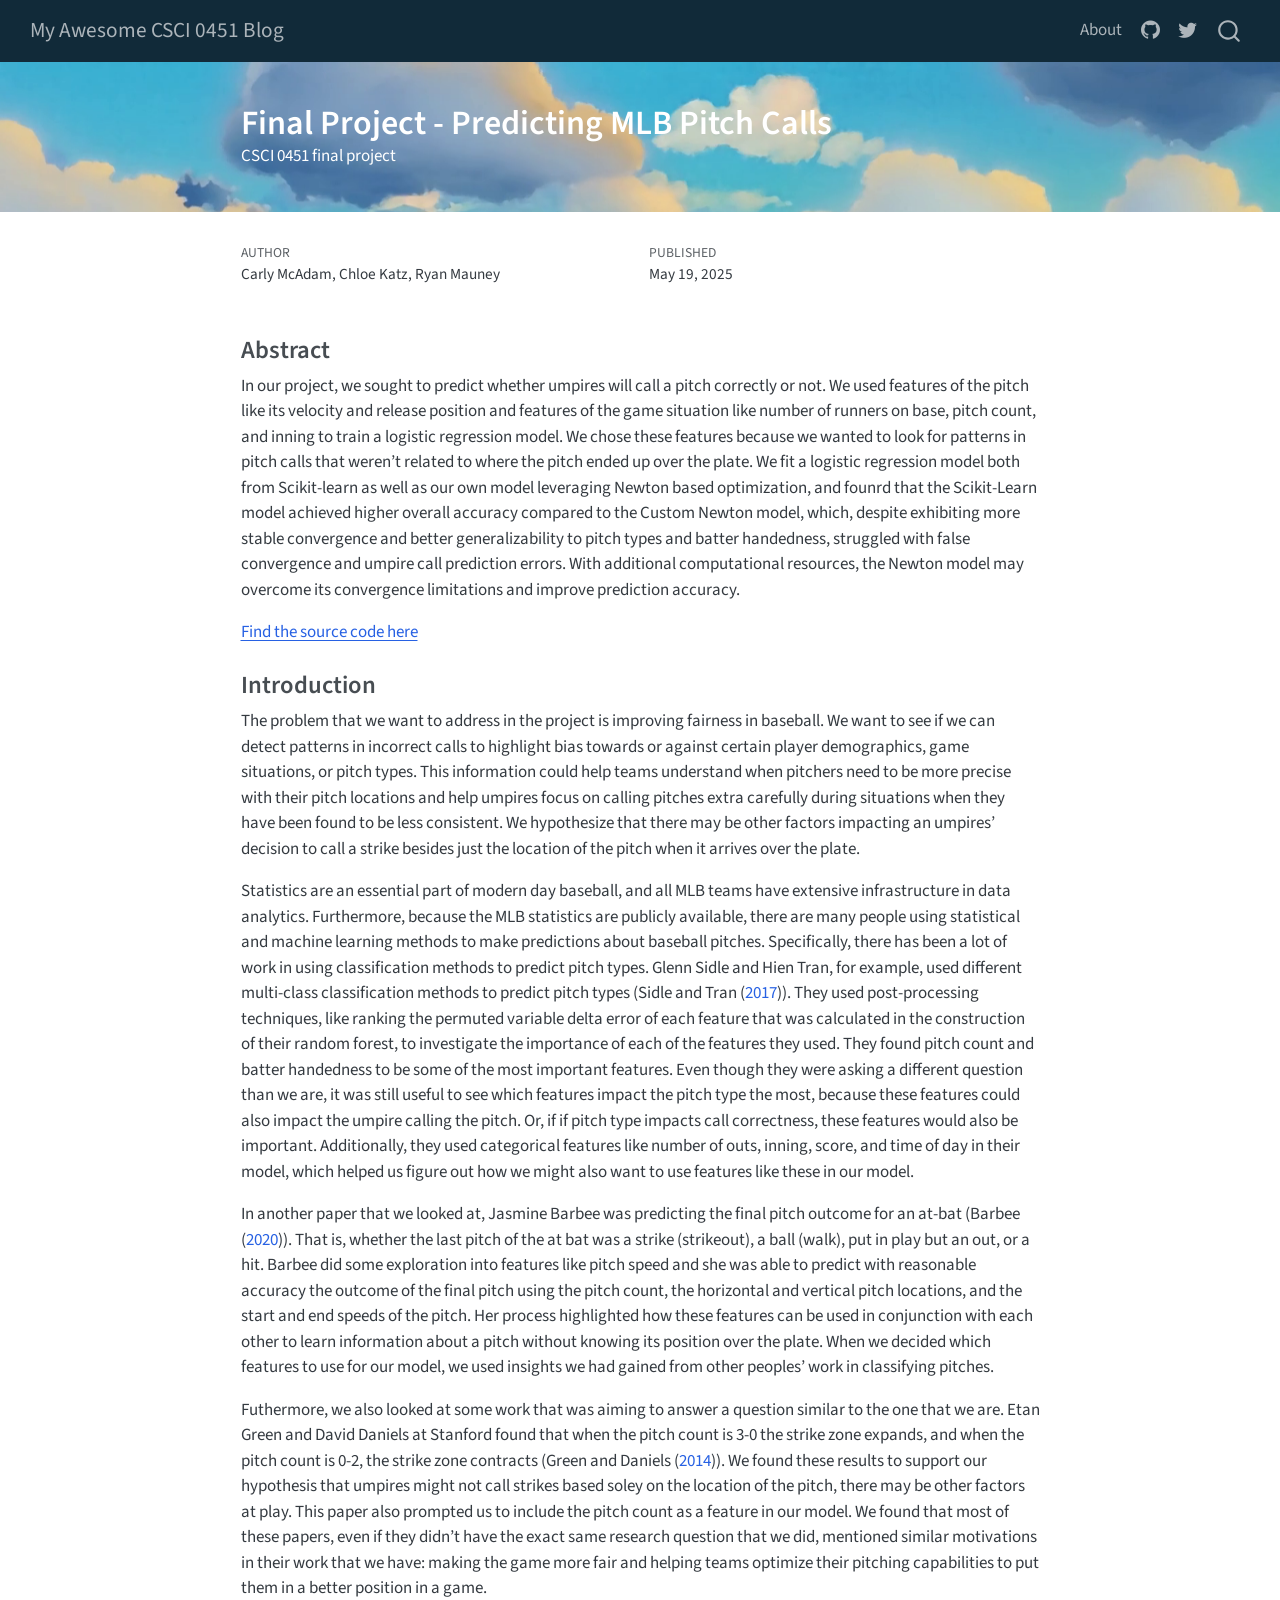
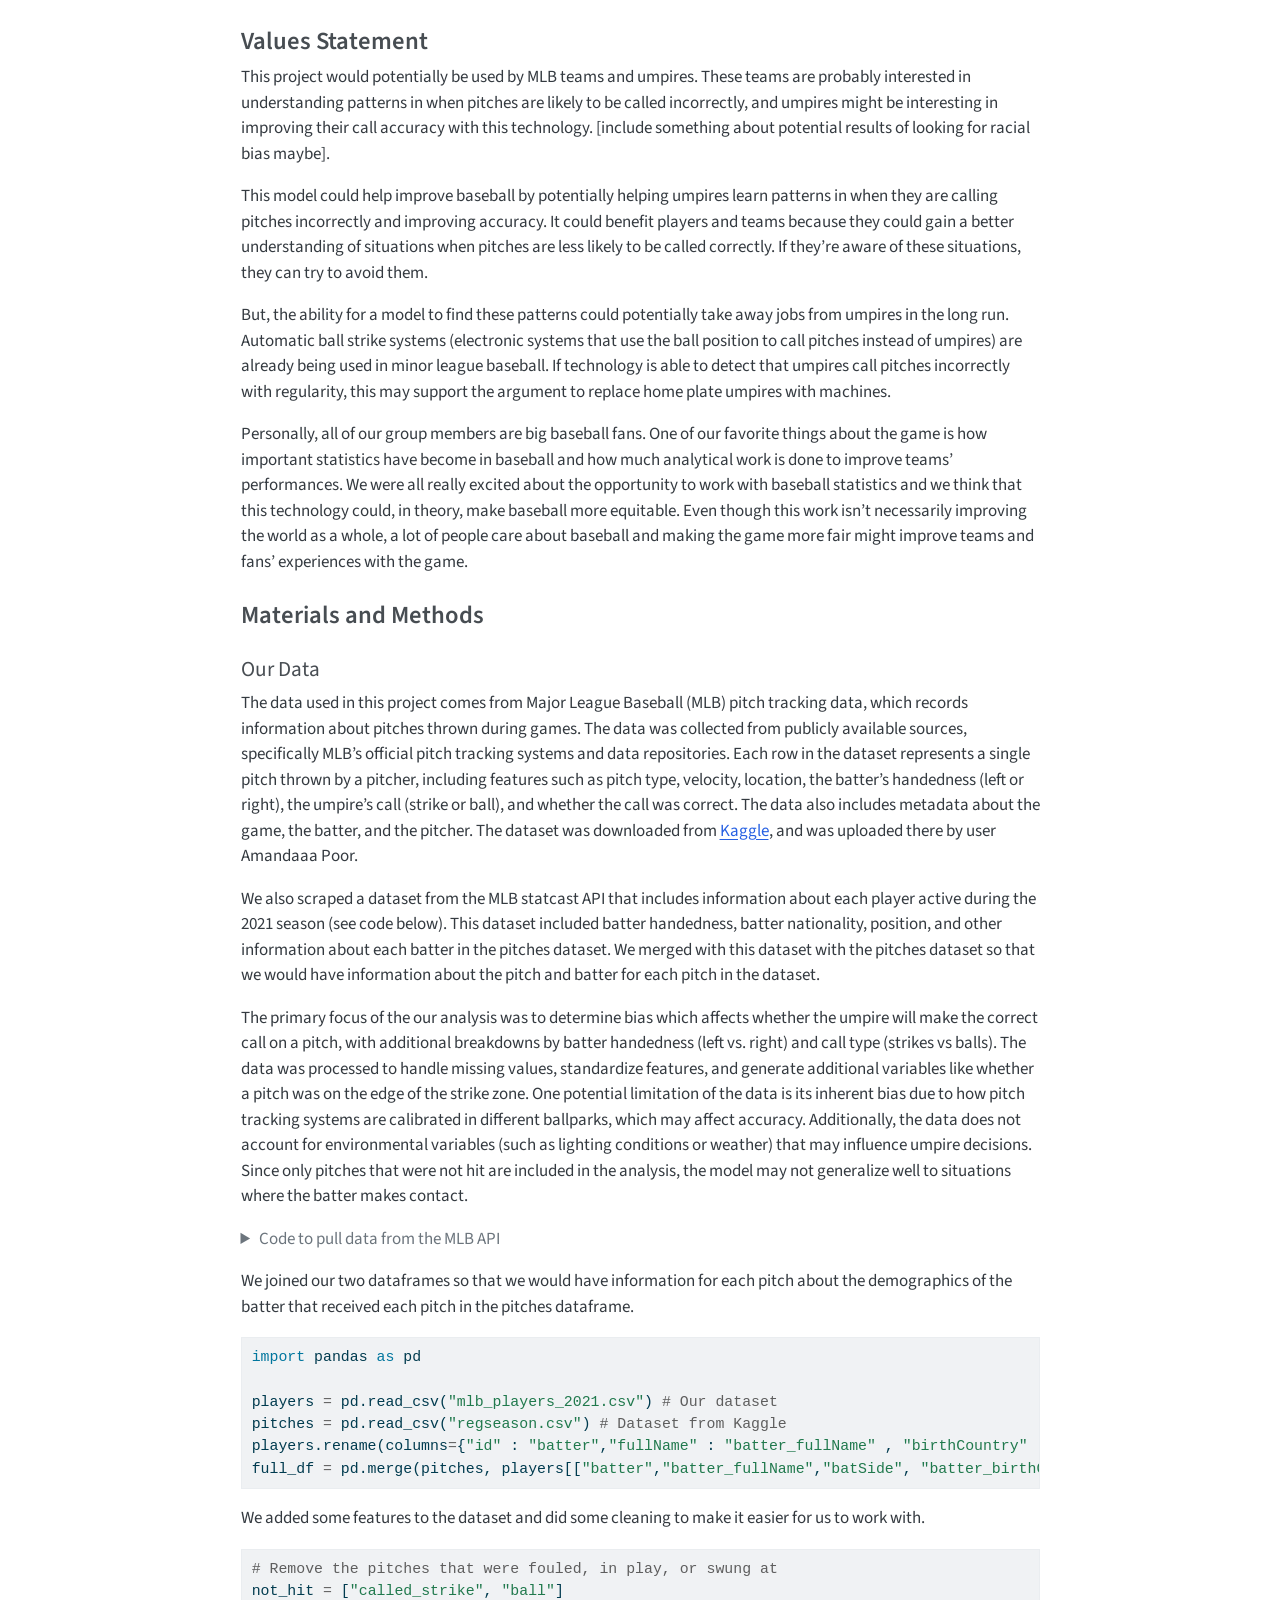
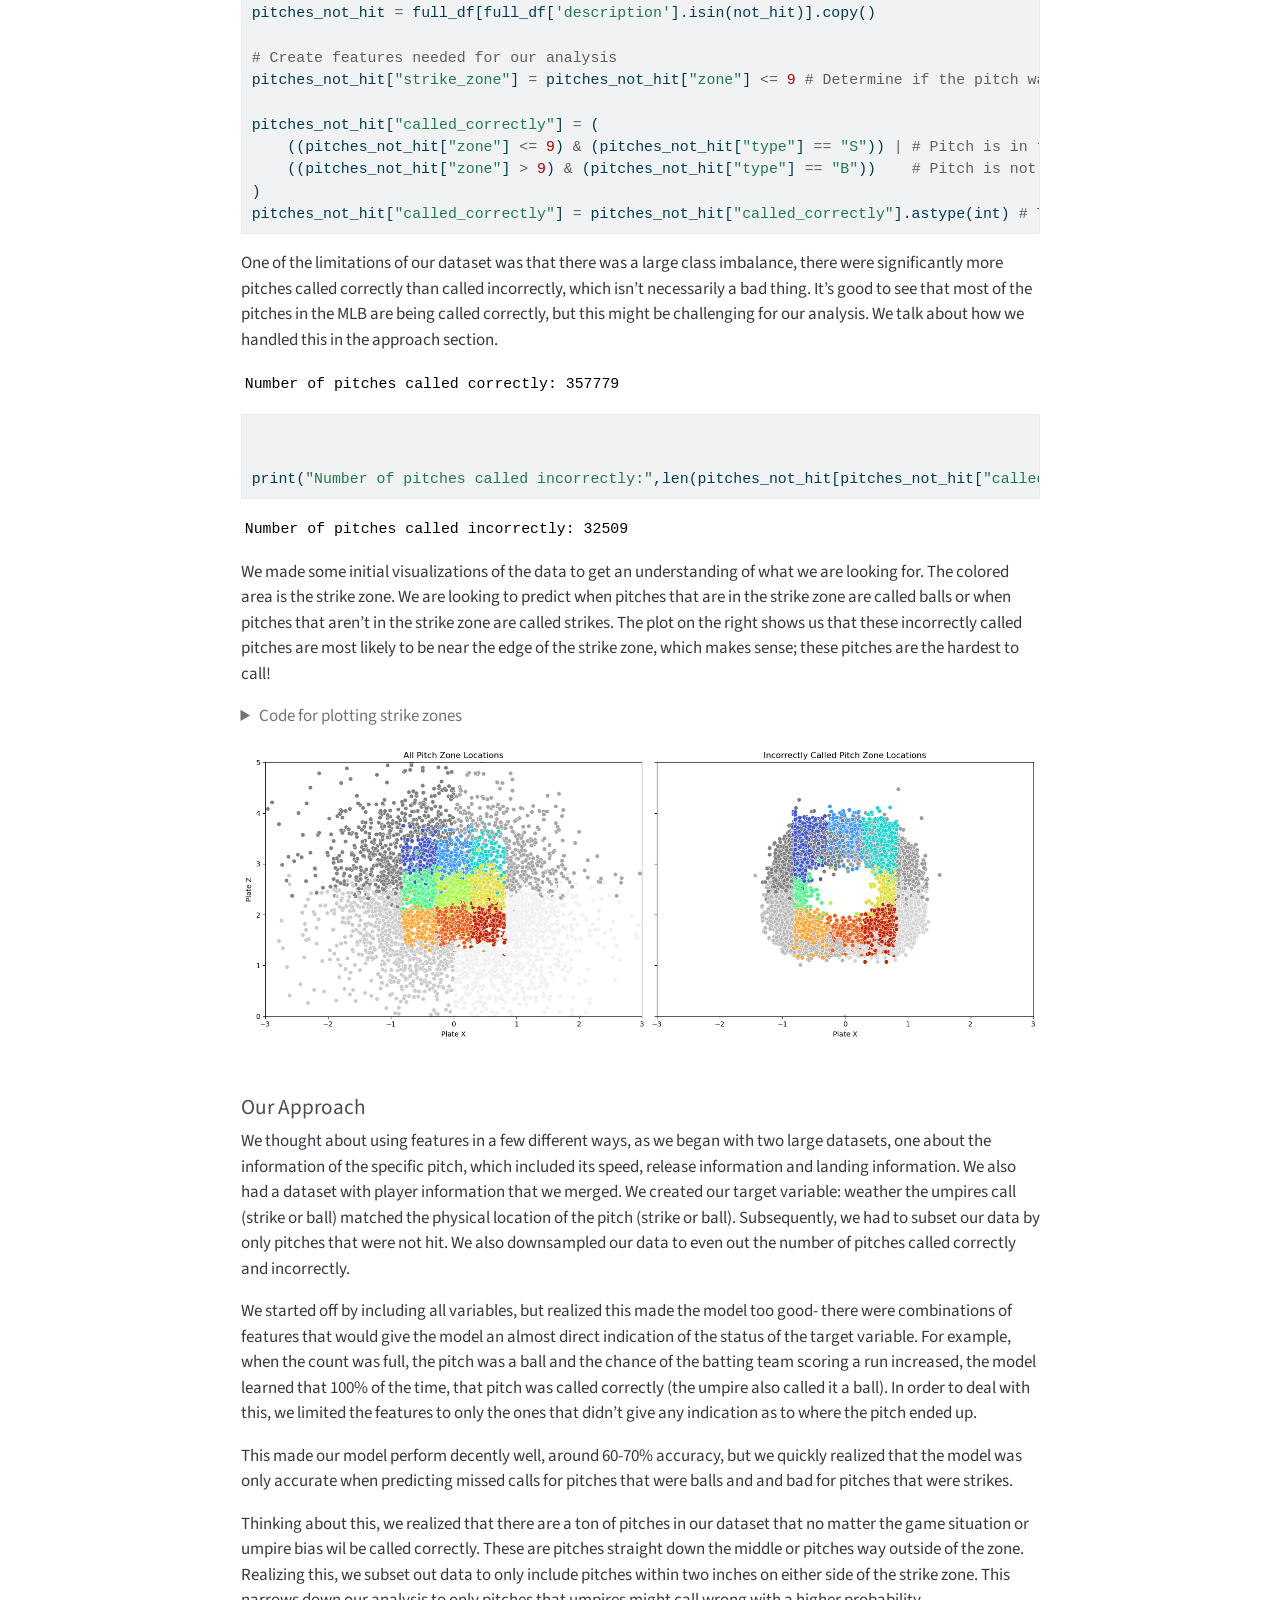
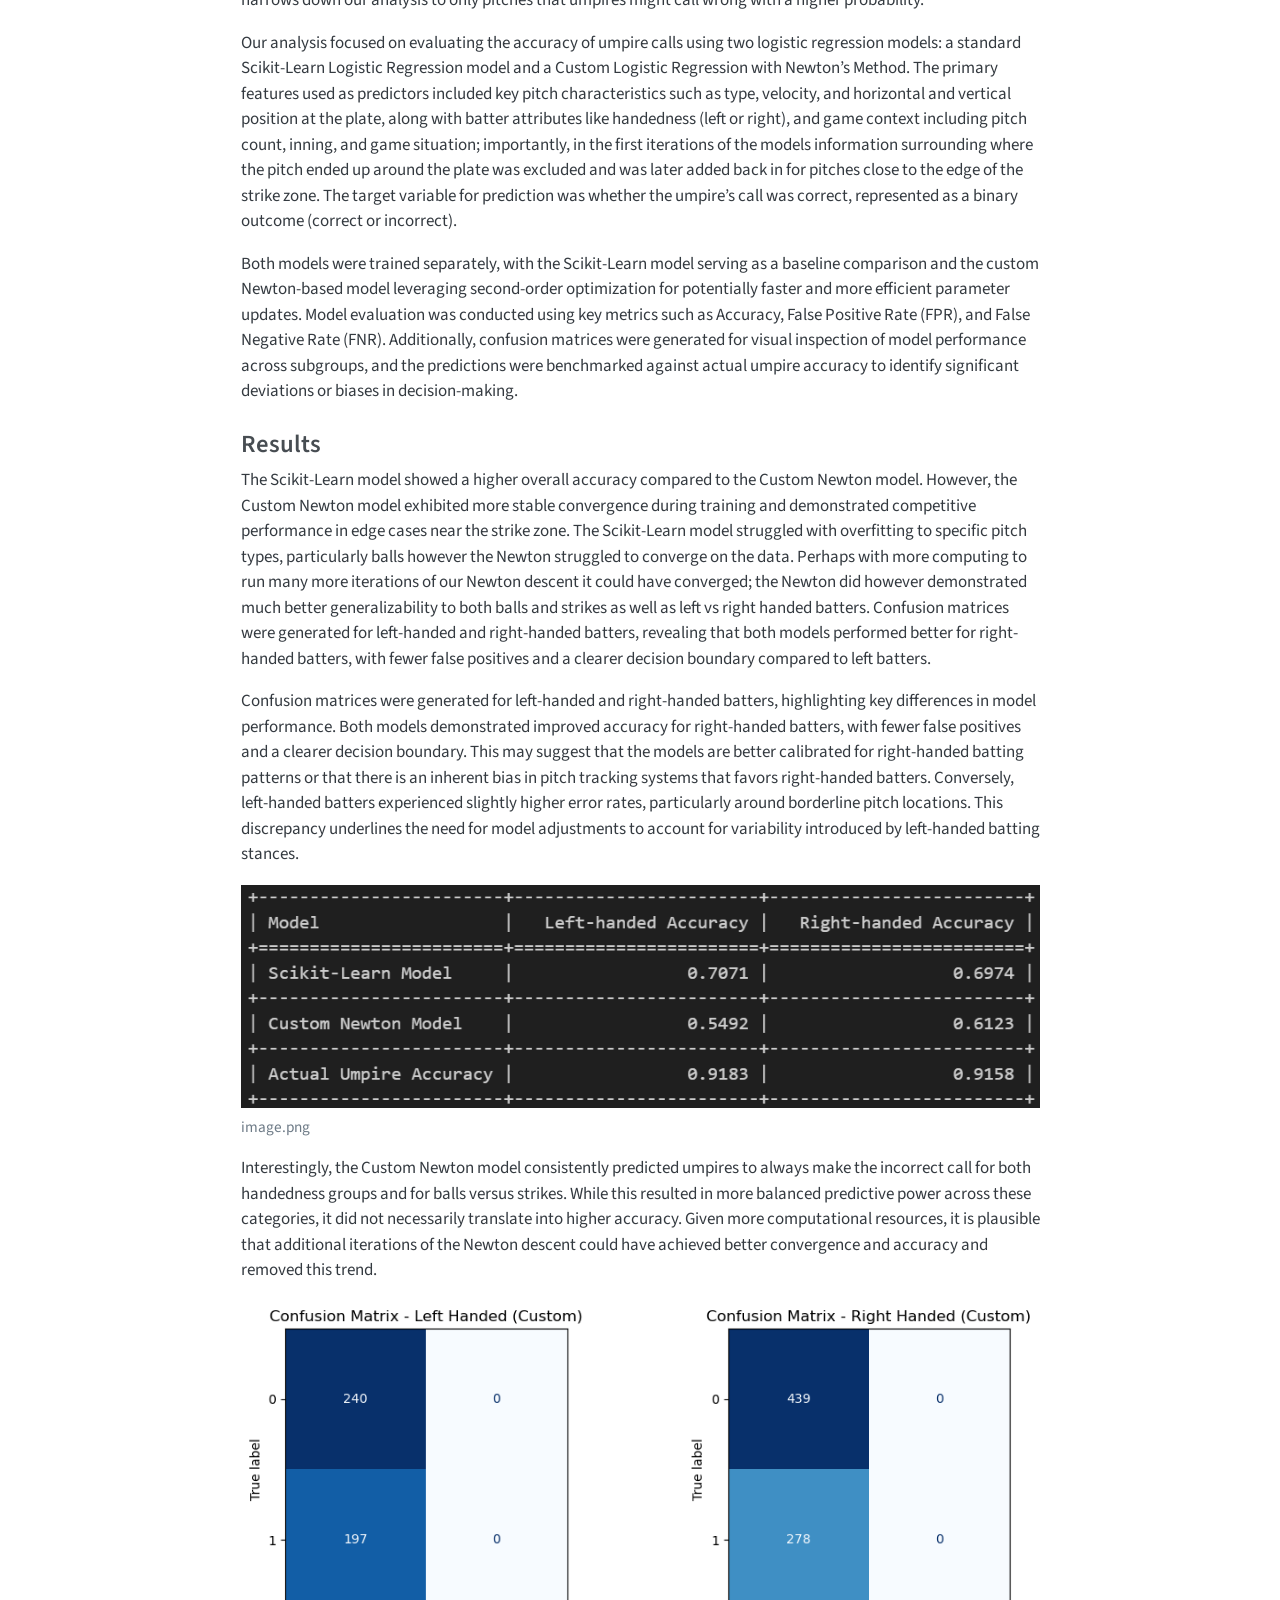
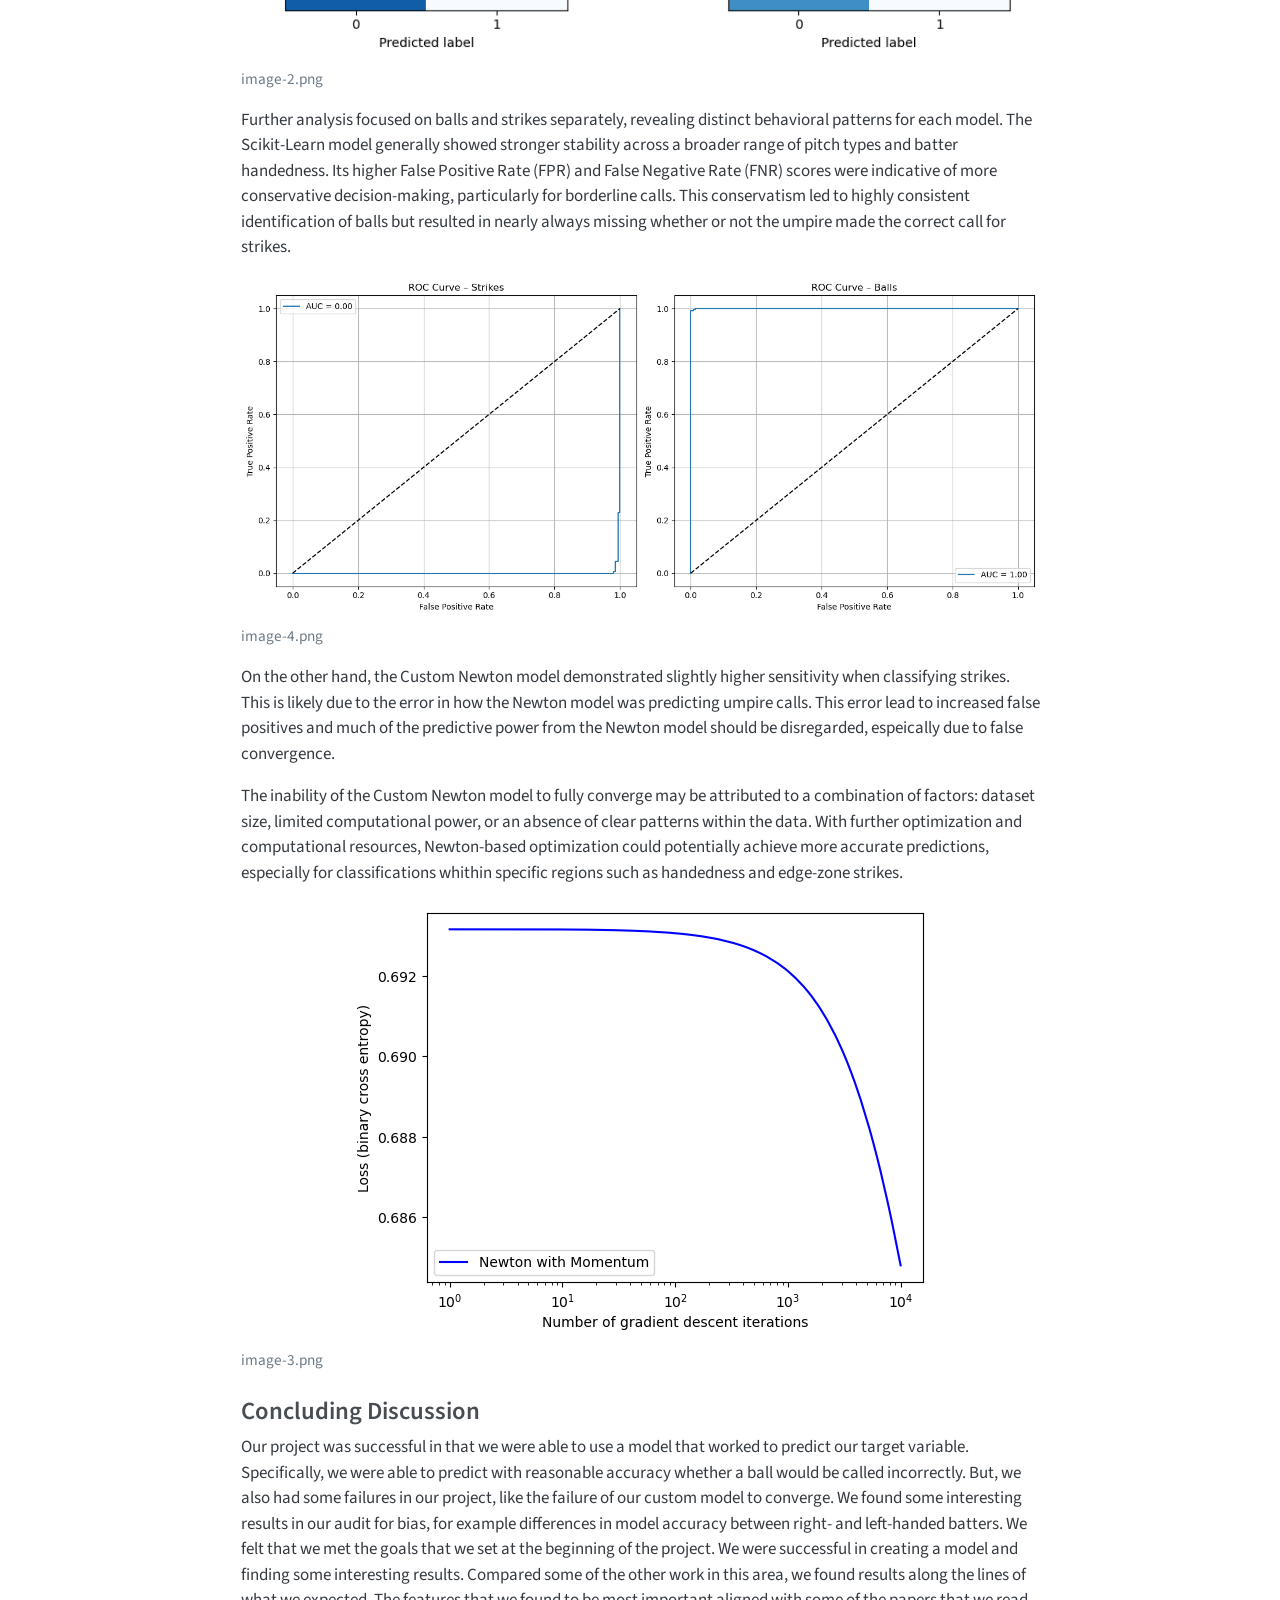
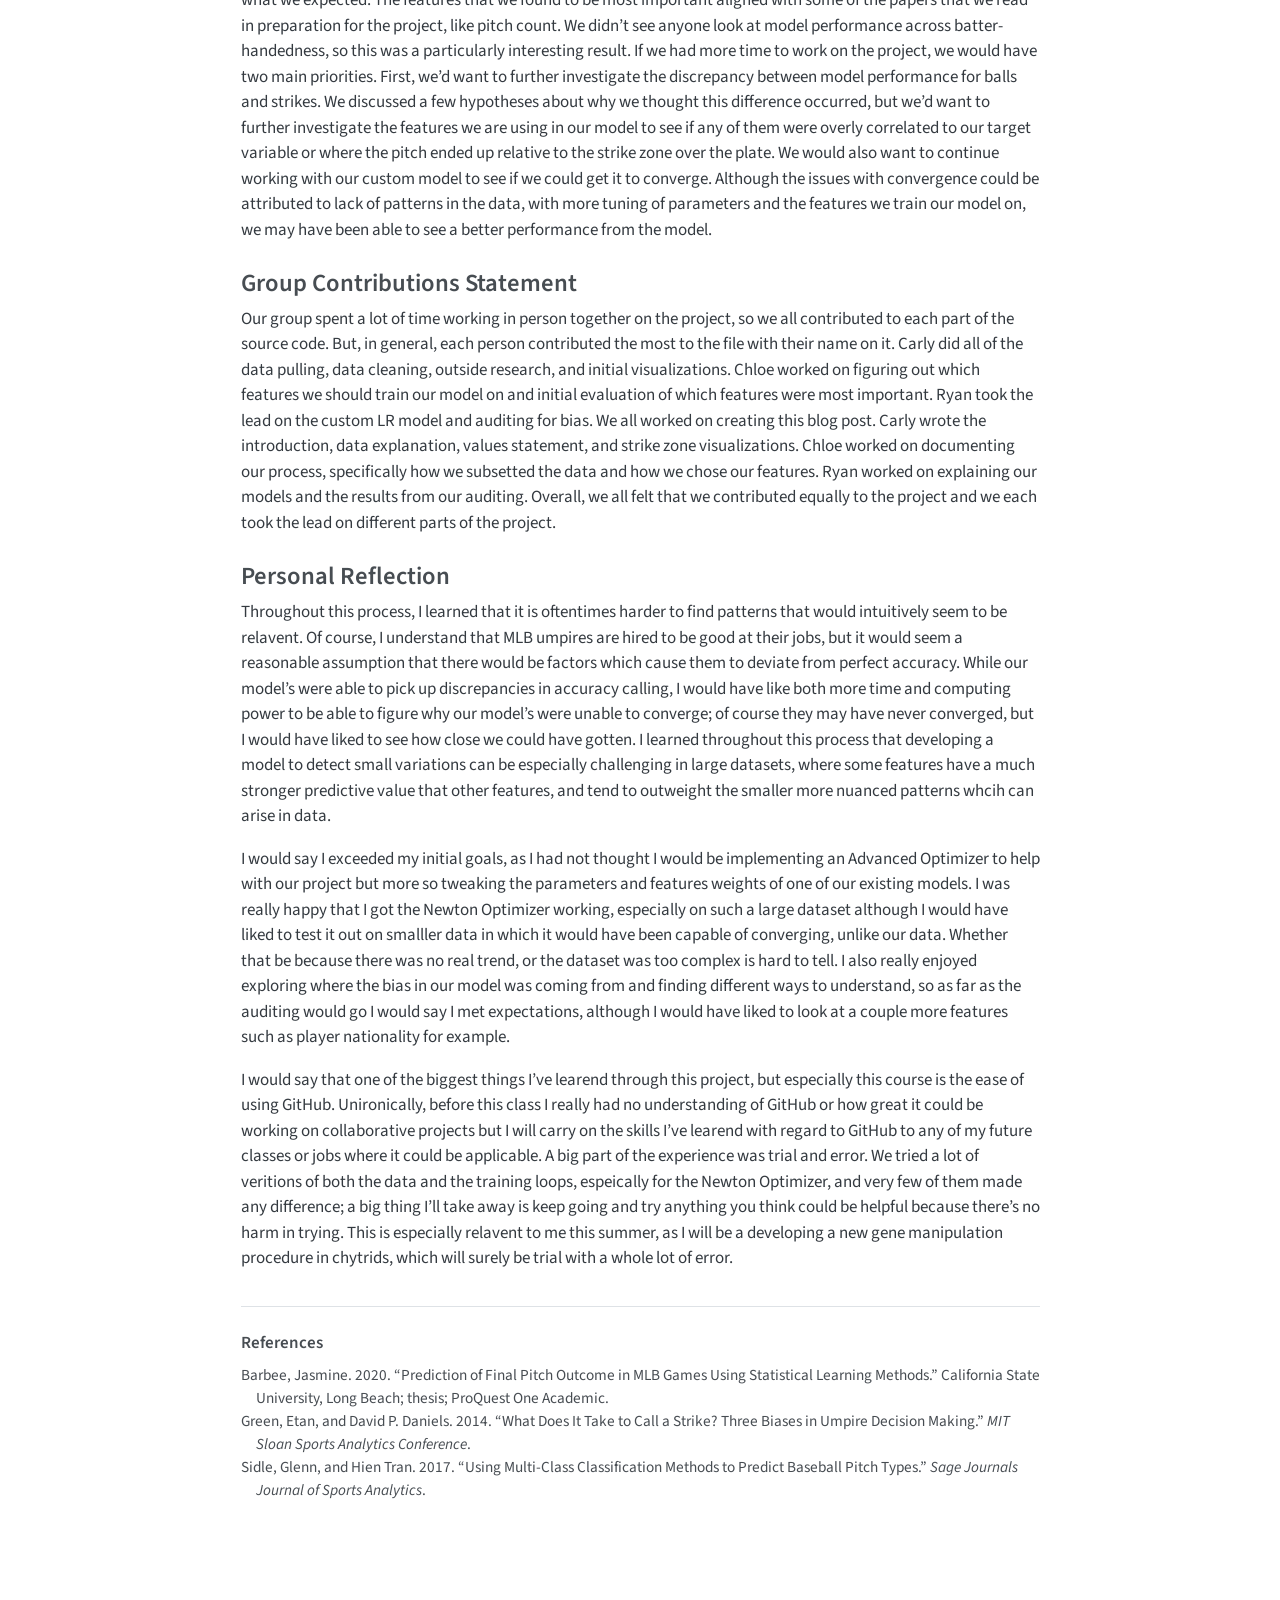
<file: docs/posts/Blog 8/index.html>
<!DOCTYPE html>
<html xmlns="http://www.w3.org/1999/xhtml" lang="en" xml:lang="en"><head>

<meta charset="utf-8">
<meta name="generator" content="quarto-1.6.40">

<meta name="viewport" content="width=device-width, initial-scale=1.0, user-scalable=yes">

<meta name="author" content="Carly McAdam, Chloe Katz, Ryan Mauney">
<meta name="dcterms.date" content="2025-05-19">
<meta name="description" content="CSCI 0451 final project">

<title>Final Project - Predicting MLB Pitch Calls – My Awesome CSCI 0451 Blog</title>
<style>
code{white-space: pre-wrap;}
span.smallcaps{font-variant: small-caps;}
div.columns{display: flex; gap: min(4vw, 1.5em);}
div.column{flex: auto; overflow-x: auto;}
div.hanging-indent{margin-left: 1.5em; text-indent: -1.5em;}
ul.task-list{list-style: none;}
ul.task-list li input[type="checkbox"] {
  width: 0.8em;
  margin: 0 0.8em 0.2em -1em; /* quarto-specific, see https://github.com/quarto-dev/quarto-cli/issues/4556 */ 
  vertical-align: middle;
}
/* CSS for syntax highlighting */
pre > code.sourceCode { white-space: pre; position: relative; }
pre > code.sourceCode > span { line-height: 1.25; }
pre > code.sourceCode > span:empty { height: 1.2em; }
.sourceCode { overflow: visible; }
code.sourceCode > span { color: inherit; text-decoration: inherit; }
div.sourceCode { margin: 1em 0; }
pre.sourceCode { margin: 0; }
@media screen {
div.sourceCode { overflow: auto; }
}
@media print {
pre > code.sourceCode { white-space: pre-wrap; }
pre > code.sourceCode > span { display: inline-block; text-indent: -5em; padding-left: 5em; }
}
pre.numberSource code
  { counter-reset: source-line 0; }
pre.numberSource code > span
  { position: relative; left: -4em; counter-increment: source-line; }
pre.numberSource code > span > a:first-child::before
  { content: counter(source-line);
    position: relative; left: -1em; text-align: right; vertical-align: baseline;
    border: none; display: inline-block;
    -webkit-touch-callout: none; -webkit-user-select: none;
    -khtml-user-select: none; -moz-user-select: none;
    -ms-user-select: none; user-select: none;
    padding: 0 4px; width: 4em;
  }
pre.numberSource { margin-left: 3em;  padding-left: 4px; }
div.sourceCode
  {   }
@media screen {
pre > code.sourceCode > span > a:first-child::before { text-decoration: underline; }
}
/* CSS for citations */
div.csl-bib-body { }
div.csl-entry {
  clear: both;
  margin-bottom: 0em;
}
.hanging-indent div.csl-entry {
  margin-left:2em;
  text-indent:-2em;
}
div.csl-left-margin {
  min-width:2em;
  float:left;
}
div.csl-right-inline {
  margin-left:2em;
  padding-left:1em;
}
div.csl-indent {
  margin-left: 2em;
}</style>


<script src="../../site_libs/quarto-nav/quarto-nav.js"></script>
<script src="../../site_libs/quarto-nav/headroom.min.js"></script>
<script src="../../site_libs/clipboard/clipboard.min.js"></script>
<script src="../../site_libs/quarto-search/autocomplete.umd.js"></script>
<script src="../../site_libs/quarto-search/fuse.min.js"></script>
<script src="../../site_libs/quarto-search/quarto-search.js"></script>
<meta name="quarto:offset" content="../../">
<script src="../../site_libs/quarto-html/quarto.js"></script>
<script src="../../site_libs/quarto-html/popper.min.js"></script>
<script src="../../site_libs/quarto-html/tippy.umd.min.js"></script>
<script src="../../site_libs/quarto-html/anchor.min.js"></script>
<link href="../../site_libs/quarto-html/tippy.css" rel="stylesheet">
<link href="../../site_libs/quarto-html/quarto-syntax-highlighting-549806ee2085284f45b00abea8c6df48.css" rel="stylesheet" id="quarto-text-highlighting-styles">
<script src="../../site_libs/bootstrap/bootstrap.min.js"></script>
<link href="../../site_libs/bootstrap/bootstrap-icons.css" rel="stylesheet">
<link href="../../site_libs/bootstrap/bootstrap-afd1c537f28ba892ec3c7a1a10902170.min.css" rel="stylesheet" append-hash="true" id="quarto-bootstrap" data-mode="light">
<script id="quarto-search-options" type="application/json">{
  "location": "navbar",
  "copy-button": false,
  "collapse-after": 3,
  "panel-placement": "end",
  "type": "overlay",
  "limit": 50,
  "keyboard-shortcut": [
    "f",
    "/",
    "s"
  ],
  "show-item-context": false,
  "language": {
    "search-no-results-text": "No results",
    "search-matching-documents-text": "matching documents",
    "search-copy-link-title": "Copy link to search",
    "search-hide-matches-text": "Hide additional matches",
    "search-more-match-text": "more match in this document",
    "search-more-matches-text": "more matches in this document",
    "search-clear-button-title": "Clear",
    "search-text-placeholder": "",
    "search-detached-cancel-button-title": "Cancel",
    "search-submit-button-title": "Submit",
    "search-label": "Search"
  }
}</script>
<style>

      .quarto-title-block .quarto-title-banner h1,
      .quarto-title-block .quarto-title-banner h2,
      .quarto-title-block .quarto-title-banner h3,
      .quarto-title-block .quarto-title-banner h4,
      .quarto-title-block .quarto-title-banner h5,
      .quarto-title-block .quarto-title-banner h6
      {
        color: white;
      }

      .quarto-title-block .quarto-title-banner {
        color: white;
background-image: url(../../img/landscape.png);
background-size: cover;
      }
</style>


<link rel="stylesheet" href="../../styles.css">
</head>

<body class="nav-fixed fullcontent">

<div id="quarto-search-results"></div>
  <header id="quarto-header" class="headroom fixed-top quarto-banner">
    <nav class="navbar navbar-expand-lg " data-bs-theme="dark">
      <div class="navbar-container container-fluid">
      <div class="navbar-brand-container mx-auto">
    <a class="navbar-brand" href="../../index.html">
    <span class="navbar-title">My Awesome CSCI 0451 Blog</span>
    </a>
  </div>
            <div id="quarto-search" class="" title="Search"></div>
          <button class="navbar-toggler" type="button" data-bs-toggle="collapse" data-bs-target="#navbarCollapse" aria-controls="navbarCollapse" role="menu" aria-expanded="false" aria-label="Toggle navigation" onclick="if (window.quartoToggleHeadroom) { window.quartoToggleHeadroom(); }">
  <span class="navbar-toggler-icon"></span>
</button>
          <div class="collapse navbar-collapse" id="navbarCollapse">
            <ul class="navbar-nav navbar-nav-scroll ms-auto">
  <li class="nav-item">
    <a class="nav-link" href="../../about.html"> 
<span class="menu-text">About</span></a>
  </li>  
  <li class="nav-item compact">
    <a class="nav-link" href="https://github.com/"> <i class="bi bi-github" role="img">
</i> 
<span class="menu-text"></span></a>
  </li>  
  <li class="nav-item compact">
    <a class="nav-link" href="https://twitter.com"> <i class="bi bi-twitter" role="img">
</i> 
<span class="menu-text"></span></a>
  </li>  
</ul>
          </div> <!-- /navcollapse -->
            <div class="quarto-navbar-tools">
</div>
      </div> <!-- /container-fluid -->
    </nav>
</header>
<!-- content -->
<header id="title-block-header" class="quarto-title-block default page-columns page-full">
  <div class="quarto-title-banner page-columns page-full">
    <div class="quarto-title column-body">
      <h1 class="title">Final Project - Predicting MLB Pitch Calls</h1>
                  <div>
        <div class="description">
          CSCI 0451 final project
        </div>
      </div>
                </div>
  </div>
    
  
  <div class="quarto-title-meta">

      <div>
      <div class="quarto-title-meta-heading">Author</div>
      <div class="quarto-title-meta-contents">
               <p>Carly McAdam, Chloe Katz, Ryan Mauney </p>
            </div>
    </div>
      
      <div>
      <div class="quarto-title-meta-heading">Published</div>
      <div class="quarto-title-meta-contents">
        <p class="date">May 19, 2025</p>
      </div>
    </div>
    
      
    </div>
    
  
  </header><div id="quarto-content" class="quarto-container page-columns page-rows-contents page-layout-article page-navbar">
<!-- sidebar -->
<!-- margin-sidebar -->
    
<!-- main -->
<main class="content quarto-banner-title-block" id="quarto-document-content">





<section id="abstract" class="level3">
<h3 class="anchored" data-anchor-id="abstract">Abstract</h3>
<p>In our project, we sought to predict whether umpires will call a pitch correctly or not. We used features of the pitch like its velocity and release position and features of the game situation like number of runners on base, pitch count, and inning to train a logistic regression model. We chose these features because we wanted to look for patterns in pitch calls that weren’t related to where the pitch ended up over the plate. We fit a logistic regression model both from Scikit-learn as well as our own model leveraging Newton based optimization, and founrd that the Scikit-Learn model achieved higher overall accuracy compared to the Custom Newton model, which, despite exhibiting more stable convergence and better generalizability to pitch types and batter handedness, struggled with false convergence and umpire call prediction errors. With additional computational resources, the Newton model may overcome its convergence limitations and improve prediction accuracy.</p>
<p><a href="https://github.com/ctkatz/ML_project">Find the source code here</a></p>
</section>
<section id="introduction" class="level3">
<h3 class="anchored" data-anchor-id="introduction">Introduction</h3>
<p>The problem that we want to address in the project is improving fairness in baseball. We want to see if we can detect patterns in incorrect calls to highlight bias towards or against certain player demographics, game situations, or pitch types. This information could help teams understand when pitchers need to be more precise with their pitch locations and help umpires focus on calling pitches extra carefully during situations when they have been found to be less consistent. We hypothesize that there may be other factors impacting an umpires’ decision to call a strike besides just the location of the pitch when it arrives over the plate.</p>
<p>Statistics are an essential part of modern day baseball, and all MLB teams have extensive infrastructure in data analytics. Furthermore, because the MLB statistics are publicly available, there are many people using statistical and machine learning methods to make predictions about baseball pitches. Specifically, there has been a lot of work in using classification methods to predict pitch types. Glenn Sidle and Hien Tran, for example, used different multi-class classification methods to predict pitch types (<span class="citation" data-cites="predictpitchtypes">Sidle and Tran (<a href="#ref-predictpitchtypes" role="doc-biblioref">2017</a>)</span>). They used post-processing techniques, like ranking the permuted variable delta error of each feature that was calculated in the construction of their random forest, to investigate the importance of each of the features they used. They found pitch count and batter handedness to be some of the most important features. Even though they were asking a different question than we are, it was still useful to see which features impact the pitch type the most, because these features could also impact the umpire calling the pitch. Or, if if pitch type impacts call correctness, these features would also be important. Additionally, they used categorical features like number of outs, inning, score, and time of day in their model, which helped us figure out how we might also want to use features like these in our model.</p>
<p>In another paper that we looked at, Jasmine Barbee was predicting the final pitch outcome for an at-bat (<span class="citation" data-cites="predictfinaloutcome">Barbee (<a href="#ref-predictfinaloutcome" role="doc-biblioref">2020</a>)</span>). That is, whether the last pitch of the at bat was a strike (strikeout), a ball (walk), put in play but an out, or a hit. Barbee did some exploration into features like pitch speed and she was able to predict with reasonable accuracy the outcome of the final pitch using the pitch count, the horizontal and vertical pitch locations, and the start and end speeds of the pitch. Her process highlighted how these features can be used in conjunction with each other to learn information about a pitch without knowing its position over the plate. When we decided which features to use for our model, we used insights we had gained from other peoples’ work in classifying pitches.</p>
<p>Futhermore, we also looked at some work that was aiming to answer a question similar to the one that we are. Etan Green and David Daniels at Stanford found that when the pitch count is 3-0 the strike zone expands, and when the pitch count is 0-2, the strike zone contracts (<span class="citation" data-cites="umpirebias">Green and Daniels (<a href="#ref-umpirebias" role="doc-biblioref">2014</a>)</span>). We found these results to support our hypothesis that umpires might not call strikes based soley on the location of the pitch, there may be other factors at play. This paper also prompted us to include the pitch count as a feature in our model. We found that most of these papers, even if they didn’t have the exact same research question that we did, mentioned similar motivations in their work that we have: making the game more fair and helping teams optimize their pitching capabilities to put them in a better position in a game.</p>
</section>
<section id="values-statement" class="level3">
<h3 class="anchored" data-anchor-id="values-statement">Values Statement</h3>
<p>This project would potentially be used by MLB teams and umpires. These teams are probably interested in understanding patterns in when pitches are likely to be called incorrectly, and umpires might be interesting in improving their call accuracy with this technology. [include something about potential results of looking for racial bias maybe].</p>
<p>This model could help improve baseball by potentially helping umpires learn patterns in when they are calling pitches incorrectly and improving accuracy. It could benefit players and teams because they could gain a better understanding of situations when pitches are less likely to be called correctly. If they’re aware of these situations, they can try to avoid them.</p>
<p>But, the ability for a model to find these patterns could potentially take away jobs from umpires in the long run. Automatic ball strike systems (electronic systems that use the ball position to call pitches instead of umpires) are already being used in minor league baseball. If technology is able to detect that umpires call pitches incorrectly with regularity, this may support the argument to replace home plate umpires with machines.</p>
<p>Personally, all of our group members are big baseball fans. One of our favorite things about the game is how important statistics have become in baseball and how much analytical work is done to improve teams’ performances. We were all really excited about the opportunity to work with baseball statistics and we think that this technology could, in theory, make baseball more equitable. Even though this work isn’t necessarily improving the world as a whole, a lot of people care about baseball and making the game more fair might improve teams and fans’ experiences with the game.</p>
</section>
<section id="materials-and-methods" class="level3">
<h3 class="anchored" data-anchor-id="materials-and-methods">Materials and Methods</h3>
<section id="our-data" class="level4">
<h4 class="anchored" data-anchor-id="our-data">Our Data</h4>
<p>The data used in this project comes from Major League Baseball (MLB) pitch tracking data, which records information about pitches thrown during games. The data was collected from publicly available sources, specifically MLB’s official pitch tracking systems and data repositories. Each row in the dataset represents a single pitch thrown by a pitcher, including features such as pitch type, velocity, location, the batter’s handedness (left or right), the umpire’s call (strike or ball), and whether the call was correct. The data also includes metadata about the game, the batter, and the pitcher. The dataset was downloaded from <a href="https://www.kaggle.com/datasets/amandaaapoor/2021regularseasonmlbpitches">Kaggle</a>, and was uploaded there by user Amandaaa Poor.</p>
<p>We also scraped a dataset from the MLB statcast API that includes information about each player active during the 2021 season (see code below). This dataset included batter handedness, batter nationality, position, and other information about each batter in the pitches dataset. We merged with this dataset with the pitches dataset so that we would have information about the pitch and batter for each pitch in the dataset.</p>
<p>The primary focus of the our analysis was to determine bias which affects whether the umpire will make the correct call on a pitch, with additional breakdowns by batter handedness (left vs.&nbsp;right) and call type (strikes vs balls). The data was processed to handle missing values, standardize features, and generate additional variables like whether a pitch was on the edge of the strike zone. One potential limitation of the data is its inherent bias due to how pitch tracking systems are calibrated in different ballparks, which may affect accuracy. Additionally, the data does not account for environmental variables (such as lighting conditions or weather) that may influence umpire decisions. Since only pitches that were not hit are included in the analysis, the model may not generalize well to situations where the batter makes contact.</p>
<div id="cell-9" class="cell" data-execution_count="1">
<details class="code-fold">
<summary>Code to pull data from the MLB API</summary>
<div class="sourceCode cell-code" id="cb1"><pre class="sourceCode python code-with-copy"><code class="sourceCode python"><span id="cb1-1"><a href="#cb1-1" aria-hidden="true" tabindex="-1"></a><span class="im">import</span> statsapi</span>
<span id="cb1-2"><a href="#cb1-2" aria-hidden="true" tabindex="-1"></a><span class="im">import</span> pandas <span class="im">as</span> pd</span>
<span id="cb1-3"><a href="#cb1-3" aria-hidden="true" tabindex="-1"></a></span>
<span id="cb1-4"><a href="#cb1-4" aria-hidden="true" tabindex="-1"></a><span class="kw">def</span> get_team_ids():</span>
<span id="cb1-5"><a href="#cb1-5" aria-hidden="true" tabindex="-1"></a>    teams <span class="op">=</span> statsapi.get(<span class="st">'teams'</span>, {<span class="st">'sportId'</span>: <span class="dv">1</span>})[<span class="st">'teams'</span>]</span>
<span id="cb1-6"><a href="#cb1-6" aria-hidden="true" tabindex="-1"></a>    <span class="cf">return</span> [team[<span class="st">'id'</span>] <span class="cf">for</span> team <span class="kw">in</span> teams]</span>
<span id="cb1-7"><a href="#cb1-7" aria-hidden="true" tabindex="-1"></a></span>
<span id="cb1-8"><a href="#cb1-8" aria-hidden="true" tabindex="-1"></a><span class="kw">def</span> get_players_from_team(team_id, season<span class="op">=</span><span class="st">'2021'</span>):</span>
<span id="cb1-9"><a href="#cb1-9" aria-hidden="true" tabindex="-1"></a>    roster <span class="op">=</span> statsapi.get(<span class="st">'team_roster'</span>, {<span class="st">'teamId'</span>: team_id, <span class="st">'season'</span>: season})</span>
<span id="cb1-10"><a href="#cb1-10" aria-hidden="true" tabindex="-1"></a>    <span class="cf">return</span> roster[<span class="st">'roster'</span>]</span>
<span id="cb1-11"><a href="#cb1-11" aria-hidden="true" tabindex="-1"></a></span>
<span id="cb1-12"><a href="#cb1-12" aria-hidden="true" tabindex="-1"></a><span class="kw">def</span> get_player_info_flat(player_id):</span>
<span id="cb1-13"><a href="#cb1-13" aria-hidden="true" tabindex="-1"></a>    person <span class="op">=</span> statsapi.get(<span class="st">'person'</span>, {<span class="st">'personId'</span>: player_id})</span>
<span id="cb1-14"><a href="#cb1-14" aria-hidden="true" tabindex="-1"></a>    info <span class="op">=</span> person[<span class="st">'people'</span>][<span class="dv">0</span>]</span>
<span id="cb1-15"><a href="#cb1-15" aria-hidden="true" tabindex="-1"></a></span>
<span id="cb1-16"><a href="#cb1-16" aria-hidden="true" tabindex="-1"></a>    <span class="cf">return</span> {</span>
<span id="cb1-17"><a href="#cb1-17" aria-hidden="true" tabindex="-1"></a>        <span class="st">'id'</span>: info.get(<span class="st">'id'</span>),</span>
<span id="cb1-18"><a href="#cb1-18" aria-hidden="true" tabindex="-1"></a>        <span class="st">'fullName'</span>: info.get(<span class="st">'fullName'</span>),</span>
<span id="cb1-19"><a href="#cb1-19" aria-hidden="true" tabindex="-1"></a>        <span class="st">'birthDate'</span>: info.get(<span class="st">'birthDate'</span>),</span>
<span id="cb1-20"><a href="#cb1-20" aria-hidden="true" tabindex="-1"></a>        <span class="st">'birthCountry'</span>: info.get(<span class="st">'birthCountry'</span>),</span>
<span id="cb1-21"><a href="#cb1-21" aria-hidden="true" tabindex="-1"></a>        <span class="st">'height'</span>: info.get(<span class="st">'height'</span>),</span>
<span id="cb1-22"><a href="#cb1-22" aria-hidden="true" tabindex="-1"></a>        <span class="st">'weight'</span>: info.get(<span class="st">'weight'</span>),</span>
<span id="cb1-23"><a href="#cb1-23" aria-hidden="true" tabindex="-1"></a>        <span class="st">'primaryPosition'</span>: info.get(<span class="st">'primaryPosition'</span>, {}).get(<span class="st">'abbreviation'</span>),</span>
<span id="cb1-24"><a href="#cb1-24" aria-hidden="true" tabindex="-1"></a>        <span class="st">'batSide'</span>: info.get(<span class="st">'batSide'</span>, {}).get(<span class="st">'code'</span>),</span>
<span id="cb1-25"><a href="#cb1-25" aria-hidden="true" tabindex="-1"></a>        <span class="st">'pitchHand'</span>: info.get(<span class="st">'pitchHand'</span>, {}).get(<span class="st">'code'</span>),</span>
<span id="cb1-26"><a href="#cb1-26" aria-hidden="true" tabindex="-1"></a>        <span class="st">'debutDate'</span>: info.get(<span class="st">'mlbDebutDate'</span>),</span>
<span id="cb1-27"><a href="#cb1-27" aria-hidden="true" tabindex="-1"></a>        <span class="st">'active'</span>: info.get(<span class="st">'active'</span>),</span>
<span id="cb1-28"><a href="#cb1-28" aria-hidden="true" tabindex="-1"></a>    }</span>
<span id="cb1-29"><a href="#cb1-29" aria-hidden="true" tabindex="-1"></a></span>
<span id="cb1-30"><a href="#cb1-30" aria-hidden="true" tabindex="-1"></a><span class="kw">def</span> get_all_players_df(season<span class="op">=</span><span class="st">'2021'</span>):</span>
<span id="cb1-31"><a href="#cb1-31" aria-hidden="true" tabindex="-1"></a>    team_ids <span class="op">=</span> get_team_ids()</span>
<span id="cb1-32"><a href="#cb1-32" aria-hidden="true" tabindex="-1"></a>    player_data <span class="op">=</span> []</span>
<span id="cb1-33"><a href="#cb1-33" aria-hidden="true" tabindex="-1"></a></span>
<span id="cb1-34"><a href="#cb1-34" aria-hidden="true" tabindex="-1"></a>    <span class="cf">for</span> team_id <span class="kw">in</span> team_ids:</span>
<span id="cb1-35"><a href="#cb1-35" aria-hidden="true" tabindex="-1"></a>        players <span class="op">=</span> get_players_from_team(team_id, season)</span>
<span id="cb1-36"><a href="#cb1-36" aria-hidden="true" tabindex="-1"></a>        <span class="cf">for</span> player <span class="kw">in</span> players:</span>
<span id="cb1-37"><a href="#cb1-37" aria-hidden="true" tabindex="-1"></a>            player_id <span class="op">=</span> player[<span class="st">'person'</span>][<span class="st">'id'</span>]</span>
<span id="cb1-38"><a href="#cb1-38" aria-hidden="true" tabindex="-1"></a>            info <span class="op">=</span> get_player_info_flat(player_id)</span>
<span id="cb1-39"><a href="#cb1-39" aria-hidden="true" tabindex="-1"></a>            player_data.append(info)</span>
<span id="cb1-40"><a href="#cb1-40" aria-hidden="true" tabindex="-1"></a></span>
<span id="cb1-41"><a href="#cb1-41" aria-hidden="true" tabindex="-1"></a>    df <span class="op">=</span> pd.DataFrame(player_data)</span>
<span id="cb1-42"><a href="#cb1-42" aria-hidden="true" tabindex="-1"></a>    <span class="cf">return</span> df</span>
<span id="cb1-43"><a href="#cb1-43" aria-hidden="true" tabindex="-1"></a></span>
<span id="cb1-44"><a href="#cb1-44" aria-hidden="true" tabindex="-1"></a>df_players <span class="op">=</span> get_all_players_df()</span>
<span id="cb1-45"><a href="#cb1-45" aria-hidden="true" tabindex="-1"></a><span class="bu">print</span>(df_players.head())</span></code><button title="Copy to Clipboard" class="code-copy-button"><i class="bi"></i></button></pre></div>
</details>
</div>
<p>We joined our two dataframes so that we would have information for each pitch about the demographics of the batter that received each pitch in the pitches dataframe.</p>
<div id="cell-11" class="cell" data-execution_count="3">
<div class="sourceCode cell-code" id="cb2"><pre class="sourceCode python code-with-copy"><code class="sourceCode python"><span id="cb2-1"><a href="#cb2-1" aria-hidden="true" tabindex="-1"></a><span class="im">import</span> pandas <span class="im">as</span> pd</span>
<span id="cb2-2"><a href="#cb2-2" aria-hidden="true" tabindex="-1"></a></span>
<span id="cb2-3"><a href="#cb2-3" aria-hidden="true" tabindex="-1"></a>players <span class="op">=</span> pd.read_csv(<span class="st">"mlb_players_2021.csv"</span>) <span class="co"># Our dataset</span></span>
<span id="cb2-4"><a href="#cb2-4" aria-hidden="true" tabindex="-1"></a>pitches <span class="op">=</span> pd.read_csv(<span class="st">"regseason.csv"</span>) <span class="co"># Dataset from Kaggle</span></span>
<span id="cb2-5"><a href="#cb2-5" aria-hidden="true" tabindex="-1"></a>players.rename(columns<span class="op">=</span>{<span class="st">"id"</span> : <span class="st">"batter"</span>,<span class="st">"fullName"</span> : <span class="st">"batter_fullName"</span> , <span class="st">"birthCountry"</span> : <span class="st">"batter_birthCountry"</span>}, inplace<span class="op">=</span><span class="va">True</span>)</span>
<span id="cb2-6"><a href="#cb2-6" aria-hidden="true" tabindex="-1"></a>full_df <span class="op">=</span> pd.merge(pitches, players[[<span class="st">"batter"</span>,<span class="st">"batter_fullName"</span>,<span class="st">"batSide"</span>, <span class="st">"batter_birthCountry"</span>]], on<span class="op">=</span><span class="st">"batter"</span>)</span></code><button title="Copy to Clipboard" class="code-copy-button"><i class="bi"></i></button></pre></div>
</div>
<p>We added some features to the dataset and did some cleaning to make it easier for us to work with.</p>
<div id="cell-13" class="cell" data-execution_count="4">
<div class="sourceCode cell-code" id="cb3"><pre class="sourceCode python code-with-copy"><code class="sourceCode python"><span id="cb3-1"><a href="#cb3-1" aria-hidden="true" tabindex="-1"></a><span class="co"># Remove the pitches that were fouled, in play, or swung at</span></span>
<span id="cb3-2"><a href="#cb3-2" aria-hidden="true" tabindex="-1"></a>not_hit <span class="op">=</span> [<span class="st">"called_strike"</span>, <span class="st">"ball"</span>]</span>
<span id="cb3-3"><a href="#cb3-3" aria-hidden="true" tabindex="-1"></a>pitches_not_hit <span class="op">=</span> full_df[full_df[<span class="st">'description'</span>].isin(not_hit)].copy()</span>
<span id="cb3-4"><a href="#cb3-4" aria-hidden="true" tabindex="-1"></a></span>
<span id="cb3-5"><a href="#cb3-5" aria-hidden="true" tabindex="-1"></a><span class="co"># Create features needed for our analysis</span></span>
<span id="cb3-6"><a href="#cb3-6" aria-hidden="true" tabindex="-1"></a>pitches_not_hit[<span class="st">"strike_zone"</span>] <span class="op">=</span> pitches_not_hit[<span class="st">"zone"</span>] <span class="op">&lt;=</span> <span class="dv">9</span> <span class="co"># Determine if the pitch was actually in the zone</span></span>
<span id="cb3-7"><a href="#cb3-7" aria-hidden="true" tabindex="-1"></a></span>
<span id="cb3-8"><a href="#cb3-8" aria-hidden="true" tabindex="-1"></a>pitches_not_hit[<span class="st">"called_correctly"</span>] <span class="op">=</span> (</span>
<span id="cb3-9"><a href="#cb3-9" aria-hidden="true" tabindex="-1"></a>    ((pitches_not_hit[<span class="st">"zone"</span>] <span class="op">&lt;=</span> <span class="dv">9</span>) <span class="op">&amp;</span> (pitches_not_hit[<span class="st">"type"</span>] <span class="op">==</span> <span class="st">"S"</span>)) <span class="op">|</span> <span class="co"># Pitch is in the zone and is called a strike  </span></span>
<span id="cb3-10"><a href="#cb3-10" aria-hidden="true" tabindex="-1"></a>    ((pitches_not_hit[<span class="st">"zone"</span>] <span class="op">&gt;</span> <span class="dv">9</span>) <span class="op">&amp;</span> (pitches_not_hit[<span class="st">"type"</span>] <span class="op">==</span> <span class="st">"B"</span>))    <span class="co"># Pitch is not in the zone and is called a ball</span></span>
<span id="cb3-11"><a href="#cb3-11" aria-hidden="true" tabindex="-1"></a>) </span>
<span id="cb3-12"><a href="#cb3-12" aria-hidden="true" tabindex="-1"></a>pitches_not_hit[<span class="st">"called_correctly"</span>] <span class="op">=</span> pitches_not_hit[<span class="st">"called_correctly"</span>].astype(<span class="bu">int</span>) <span class="co"># This will be are target variable -- whether the pitch was called "correctly"</span></span></code><button title="Copy to Clipboard" class="code-copy-button"><i class="bi"></i></button></pre></div>
</div>
<p>One of the limitations of our dataset was that there was a large class imbalance, there were significantly more pitches called correctly than called incorrectly, which isn’t necessarily a bad thing. It’s good to see that most of the pitches in the MLB are being called correctly, but this might be challenging for our analysis. We talk about how we handled this in the approach section.</p>
<div id="cell-15" class="cell" data-execution_count="5">
<div class="cell-output cell-output-stdout">
<pre><code>Number of pitches called correctly: 357779</code></pre>
</div>
</div>
<div id="cell-16" class="cell" data-execution_count="6">
<div class="sourceCode cell-code" id="cb5"><pre class="sourceCode python code-with-copy"><code class="sourceCode python"><span id="cb5-1"><a href="#cb5-1" aria-hidden="true" tabindex="-1"></a></span>
<span id="cb5-2"><a href="#cb5-2" aria-hidden="true" tabindex="-1"></a></span>
<span id="cb5-3"><a href="#cb5-3" aria-hidden="true" tabindex="-1"></a><span class="bu">print</span>(<span class="st">"Number of pitches called incorrectly:"</span>,<span class="bu">len</span>(pitches_not_hit[pitches_not_hit[<span class="st">"called_correctly"</span>] <span class="op">==</span> <span class="dv">0</span>]))</span></code><button title="Copy to Clipboard" class="code-copy-button"><i class="bi"></i></button></pre></div>
<div class="cell-output cell-output-stdout">
<pre><code>Number of pitches called incorrectly: 32509</code></pre>
</div>
</div>
<p>We made some initial visualizations of the data to get an understanding of what we are looking for. The colored area is the strike zone. We are looking to predict when pitches that are in the strike zone are called balls or when pitches that aren’t in the strike zone are called strikes. The plot on the right shows us that these incorrectly called pitches are most likely to be near the edge of the strike zone, which makes sense; these pitches are the hardest to call!</p>
<div id="cell-18" class="cell" data-execution_count="8">
<details class="code-fold">
<summary>Code for plotting strike zones</summary>
<div class="sourceCode cell-code" id="cb7"><pre class="sourceCode python code-with-copy"><code class="sourceCode python"><span id="cb7-1"><a href="#cb7-1" aria-hidden="true" tabindex="-1"></a><span class="im">import</span> seaborn <span class="im">as</span> sns</span>
<span id="cb7-2"><a href="#cb7-2" aria-hidden="true" tabindex="-1"></a><span class="im">import</span> matplotlib.pyplot <span class="im">as</span> plt</span>
<span id="cb7-3"><a href="#cb7-3" aria-hidden="true" tabindex="-1"></a></span>
<span id="cb7-4"><a href="#cb7-4" aria-hidden="true" tabindex="-1"></a><span class="co"># Just use 5000 pitches for clarity in the plot</span></span>
<span id="cb7-5"><a href="#cb7-5" aria-hidden="true" tabindex="-1"></a>subset <span class="op">=</span> pitches.head(<span class="dv">5000</span>)</span>
<span id="cb7-6"><a href="#cb7-6" aria-hidden="true" tabindex="-1"></a></span>
<span id="cb7-7"><a href="#cb7-7" aria-hidden="true" tabindex="-1"></a>inside_zones <span class="op">=</span> <span class="bu">list</span>(<span class="bu">range</span>(<span class="dv">1</span>, <span class="dv">10</span>))</span>
<span id="cb7-8"><a href="#cb7-8" aria-hidden="true" tabindex="-1"></a>outside_zones_subset <span class="op">=</span> <span class="bu">sorted</span>(subset[<span class="op">~</span>subset[<span class="st">"zone"</span>].isin(inside_zones)][<span class="st">"zone"</span>].unique())</span>
<span id="cb7-9"><a href="#cb7-9" aria-hidden="true" tabindex="-1"></a></span>
<span id="cb7-10"><a href="#cb7-10" aria-hidden="true" tabindex="-1"></a>rainbow_palette <span class="op">=</span> sns.color_palette(<span class="st">"turbo"</span>, n_colors<span class="op">=</span><span class="bu">len</span>(inside_zones))</span>
<span id="cb7-11"><a href="#cb7-11" aria-hidden="true" tabindex="-1"></a>gray_palette_subset <span class="op">=</span> sns.light_palette(<span class="st">"gray"</span>, n_colors<span class="op">=</span><span class="bu">len</span>(outside_zones_subset), reverse<span class="op">=</span><span class="va">True</span>)</span>
<span id="cb7-12"><a href="#cb7-12" aria-hidden="true" tabindex="-1"></a></span>
<span id="cb7-13"><a href="#cb7-13" aria-hidden="true" tabindex="-1"></a>zone_colors_subset <span class="op">=</span> {zone: color <span class="cf">for</span> zone, color <span class="kw">in</span> <span class="bu">zip</span>(inside_zones, rainbow_palette)}</span>
<span id="cb7-14"><a href="#cb7-14" aria-hidden="true" tabindex="-1"></a>zone_colors_subset.update({zone: color <span class="cf">for</span> zone, color <span class="kw">in</span> <span class="bu">zip</span>(outside_zones_subset, gray_palette_subset)})</span>
<span id="cb7-15"><a href="#cb7-15" aria-hidden="true" tabindex="-1"></a></span>
<span id="cb7-16"><a href="#cb7-16" aria-hidden="true" tabindex="-1"></a><span class="co"># Incorrect pitches</span></span>
<span id="cb7-17"><a href="#cb7-17" aria-hidden="true" tabindex="-1"></a>incorrect_pitches <span class="op">=</span> pitches_not_hit[pitches_not_hit[<span class="st">"called_correctly"</span>] <span class="op">==</span> <span class="dv">0</span>]</span>
<span id="cb7-18"><a href="#cb7-18" aria-hidden="true" tabindex="-1"></a>outside_zones_incorrect <span class="op">=</span> <span class="bu">sorted</span>(incorrect_pitches[<span class="op">~</span>incorrect_pitches[<span class="st">"zone"</span>].isin(inside_zones)][<span class="st">"zone"</span>].unique())</span>
<span id="cb7-19"><a href="#cb7-19" aria-hidden="true" tabindex="-1"></a>gray_palette_incorrect <span class="op">=</span> sns.light_palette(<span class="st">"gray"</span>, n_colors<span class="op">=</span><span class="bu">len</span>(outside_zones_incorrect), reverse<span class="op">=</span><span class="va">True</span>)</span>
<span id="cb7-20"><a href="#cb7-20" aria-hidden="true" tabindex="-1"></a></span>
<span id="cb7-21"><a href="#cb7-21" aria-hidden="true" tabindex="-1"></a>zone_colors_incorrect <span class="op">=</span> {zone: color <span class="cf">for</span> zone, color <span class="kw">in</span> <span class="bu">zip</span>(inside_zones, rainbow_palette)}</span>
<span id="cb7-22"><a href="#cb7-22" aria-hidden="true" tabindex="-1"></a>zone_colors_incorrect.update({zone: color <span class="cf">for</span> zone, color <span class="kw">in</span> <span class="bu">zip</span>(outside_zones_incorrect, gray_palette_incorrect)})</span>
<span id="cb7-23"><a href="#cb7-23" aria-hidden="true" tabindex="-1"></a></span>
<span id="cb7-24"><a href="#cb7-24" aria-hidden="true" tabindex="-1"></a><span class="co"># Create side-by-side plots</span></span>
<span id="cb7-25"><a href="#cb7-25" aria-hidden="true" tabindex="-1"></a>fig, axes <span class="op">=</span> plt.subplots(<span class="dv">1</span>, <span class="dv">2</span>, figsize<span class="op">=</span>(<span class="dv">16</span>, <span class="dv">6</span>), sharex<span class="op">=</span><span class="va">True</span>, sharey<span class="op">=</span><span class="va">True</span>)</span>
<span id="cb7-26"><a href="#cb7-26" aria-hidden="true" tabindex="-1"></a></span>
<span id="cb7-27"><a href="#cb7-27" aria-hidden="true" tabindex="-1"></a><span class="co"># Plot 1: All pitches</span></span>
<span id="cb7-28"><a href="#cb7-28" aria-hidden="true" tabindex="-1"></a>sns.scatterplot(</span>
<span id="cb7-29"><a href="#cb7-29" aria-hidden="true" tabindex="-1"></a>    data<span class="op">=</span>subset,</span>
<span id="cb7-30"><a href="#cb7-30" aria-hidden="true" tabindex="-1"></a>    x<span class="op">=</span><span class="st">"plate_x"</span>,</span>
<span id="cb7-31"><a href="#cb7-31" aria-hidden="true" tabindex="-1"></a>    y<span class="op">=</span><span class="st">"plate_z"</span>,</span>
<span id="cb7-32"><a href="#cb7-32" aria-hidden="true" tabindex="-1"></a>    hue<span class="op">=</span><span class="st">"zone"</span>,</span>
<span id="cb7-33"><a href="#cb7-33" aria-hidden="true" tabindex="-1"></a>    palette<span class="op">=</span>zone_colors_subset,</span>
<span id="cb7-34"><a href="#cb7-34" aria-hidden="true" tabindex="-1"></a>    legend<span class="op">=</span><span class="va">False</span>,</span>
<span id="cb7-35"><a href="#cb7-35" aria-hidden="true" tabindex="-1"></a>    ax<span class="op">=</span>axes[<span class="dv">0</span>]</span>
<span id="cb7-36"><a href="#cb7-36" aria-hidden="true" tabindex="-1"></a>)</span>
<span id="cb7-37"><a href="#cb7-37" aria-hidden="true" tabindex="-1"></a>axes[<span class="dv">0</span>].set_xlim(<span class="op">-</span><span class="dv">3</span>, <span class="dv">3</span>)</span>
<span id="cb7-38"><a href="#cb7-38" aria-hidden="true" tabindex="-1"></a>axes[<span class="dv">0</span>].set_ylim(<span class="dv">0</span>, <span class="dv">5</span>)</span>
<span id="cb7-39"><a href="#cb7-39" aria-hidden="true" tabindex="-1"></a>axes[<span class="dv">0</span>].set_title(<span class="st">"All Pitch Zone Locations"</span>)</span>
<span id="cb7-40"><a href="#cb7-40" aria-hidden="true" tabindex="-1"></a>axes[<span class="dv">0</span>].set_xlabel(<span class="st">"Plate X"</span>)</span>
<span id="cb7-41"><a href="#cb7-41" aria-hidden="true" tabindex="-1"></a>axes[<span class="dv">0</span>].set_ylabel(<span class="st">"Plate Z"</span>)</span>
<span id="cb7-42"><a href="#cb7-42" aria-hidden="true" tabindex="-1"></a></span>
<span id="cb7-43"><a href="#cb7-43" aria-hidden="true" tabindex="-1"></a><span class="co"># Plot 2: Incorrect pitches</span></span>
<span id="cb7-44"><a href="#cb7-44" aria-hidden="true" tabindex="-1"></a>sns.scatterplot(</span>
<span id="cb7-45"><a href="#cb7-45" aria-hidden="true" tabindex="-1"></a>    data<span class="op">=</span>incorrect_pitches,</span>
<span id="cb7-46"><a href="#cb7-46" aria-hidden="true" tabindex="-1"></a>    x<span class="op">=</span><span class="st">"plate_x"</span>,</span>
<span id="cb7-47"><a href="#cb7-47" aria-hidden="true" tabindex="-1"></a>    y<span class="op">=</span><span class="st">"plate_z"</span>,</span>
<span id="cb7-48"><a href="#cb7-48" aria-hidden="true" tabindex="-1"></a>    hue<span class="op">=</span><span class="st">"zone"</span>,</span>
<span id="cb7-49"><a href="#cb7-49" aria-hidden="true" tabindex="-1"></a>    palette<span class="op">=</span>zone_colors_incorrect,</span>
<span id="cb7-50"><a href="#cb7-50" aria-hidden="true" tabindex="-1"></a>    legend<span class="op">=</span><span class="va">False</span>,</span>
<span id="cb7-51"><a href="#cb7-51" aria-hidden="true" tabindex="-1"></a>    ax<span class="op">=</span>axes[<span class="dv">1</span>]</span>
<span id="cb7-52"><a href="#cb7-52" aria-hidden="true" tabindex="-1"></a>)</span>
<span id="cb7-53"><a href="#cb7-53" aria-hidden="true" tabindex="-1"></a>axes[<span class="dv">1</span>].set_xlim(<span class="op">-</span><span class="dv">3</span>, <span class="dv">3</span>)</span>
<span id="cb7-54"><a href="#cb7-54" aria-hidden="true" tabindex="-1"></a>axes[<span class="dv">1</span>].set_ylim(<span class="dv">0</span>, <span class="dv">5</span>)</span>
<span id="cb7-55"><a href="#cb7-55" aria-hidden="true" tabindex="-1"></a>axes[<span class="dv">1</span>].set_title(<span class="st">"Incorrectly Called Pitch Zone Locations"</span>)</span>
<span id="cb7-56"><a href="#cb7-56" aria-hidden="true" tabindex="-1"></a>axes[<span class="dv">1</span>].set_xlabel(<span class="st">"Plate X"</span>)</span>
<span id="cb7-57"><a href="#cb7-57" aria-hidden="true" tabindex="-1"></a>axes[<span class="dv">1</span>].set_ylabel(<span class="st">""</span>)</span>
<span id="cb7-58"><a href="#cb7-58" aria-hidden="true" tabindex="-1"></a></span>
<span id="cb7-59"><a href="#cb7-59" aria-hidden="true" tabindex="-1"></a>plt.tight_layout()</span>
<span id="cb7-60"><a href="#cb7-60" aria-hidden="true" tabindex="-1"></a>plt.show()</span></code><button title="Copy to Clipboard" class="code-copy-button"><i class="bi"></i></button></pre></div>
</details>
<div class="cell-output cell-output-display">
<div>
<figure class="figure">
<p><img src="index_files/figure-html/cell-7-output-1.png" class="img-fluid figure-img"></p>
</figure>
</div>
</div>
</div>
</section>
<section id="our-approach" class="level4">
<h4 class="anchored" data-anchor-id="our-approach">Our Approach</h4>
<p>We thought about using features in a few different ways, as we began with two large datasets, one about the information of the specific pitch, which included its speed, release information and landing information. We also had a dataset with player information that we merged. We created our target variable: weather the umpires call (strike or ball) matched the physical location of the pitch (strike or ball). Subsequently, we had to subset our data by only pitches that were not hit. We also downsampled our data to even out the number of pitches called correctly and incorrectly.</p>
<p>We started off by including all variables, but realized this made the model too good- there were combinations of features that would give the model an almost direct indication of the status of the target variable. For example, when the count was full, the pitch was a ball and the chance of the batting team scoring a run increased, the model learned that 100% of the time, that pitch was called correctly (the umpire also called it a ball). In order to deal with this, we limited the features to only the ones that didn’t give any indication as to where the pitch ended up.</p>
<p>This made our model perform decently well, around 60-70% accuracy, but we quickly realized that the model was only accurate when predicting missed calls for pitches that were balls and and bad for pitches that were strikes.</p>
<p>Thinking about this, we realized that there are a ton of pitches in our dataset that no matter the game situation or umpire bias wil be called correctly. These are pitches straight down the middle or pitches way outside of the zone. Realizing this, we subset out data to only include pitches within two inches on either side of the strike zone. This narrows down our analysis to only pitches that umpires might call wrong with a higher probability.</p>
<p>Our analysis focused on evaluating the accuracy of umpire calls using two logistic regression models: a standard Scikit-Learn Logistic Regression model and a Custom Logistic Regression with Newton’s Method. The primary features used as predictors included key pitch characteristics such as type, velocity, and horizontal and vertical position at the plate, along with batter attributes like handedness (left or right), and game context including pitch count, inning, and game situation; importantly, in the first iterations of the models information surrounding where the pitch ended up around the plate was excluded and was later added back in for pitches close to the edge of the strike zone. The target variable for prediction was whether the umpire’s call was correct, represented as a binary outcome (correct or incorrect).</p>
<p>Both models were trained separately, with the Scikit-Learn model serving as a baseline comparison and the custom Newton-based model leveraging second-order optimization for potentially faster and more efficient parameter updates. Model evaluation was conducted using key metrics such as Accuracy, False Positive Rate (FPR), and False Negative Rate (FNR). Additionally, confusion matrices were generated for visual inspection of model performance across subgroups, and the predictions were benchmarked against actual umpire accuracy to identify significant deviations or biases in decision-making.</p>
</section>
</section>
<section id="results" class="level3">
<h3 class="anchored" data-anchor-id="results">Results</h3>
<p>The Scikit-Learn model showed a higher overall accuracy compared to the Custom Newton model. However, the Custom Newton model exhibited more stable convergence during training and demonstrated competitive performance in edge cases near the strike zone. The Scikit-Learn model struggled with overfitting to specific pitch types, particularly balls however the Newton struggled to converge on the data. Perhaps with more computing to run many more iterations of our Newton descent it could have converged; the Newton did however demonstrated much better generalizability to both balls and strikes as well as left vs right handed batters. Confusion matrices were generated for left-handed and right-handed batters, revealing that both models performed better for right-handed batters, with fewer false positives and a clearer decision boundary compared to left batters.</p>
<p>Confusion matrices were generated for left-handed and right-handed batters, highlighting key differences in model performance. Both models demonstrated improved accuracy for right-handed batters, with fewer false positives and a clearer decision boundary. This may suggest that the models are better calibrated for right-handed batting patterns or that there is an inherent bias in pitch tracking systems that favors right-handed batters. Conversely, left-handed batters experienced slightly higher error rates, particularly around borderline pitch locations. This discrepancy underlines the need for model adjustments to account for variability introduced by left-handed batting stances.</p>
<div class="quarto-figure quarto-figure-center">
<figure class="figure">
<p><img src="index_files/figure-html/cell-20-4-image.png" class="img-fluid figure-img"></p>
<figcaption>image.png</figcaption>
</figure>
</div>
<p>Interestingly, the Custom Newton model consistently predicted umpires to always make the incorrect call for both handedness groups and for balls versus strikes. While this resulted in more balanced predictive power across these categories, it did not necessarily translate into higher accuracy. Given more computational resources, it is plausible that additional iterations of the Newton descent could have achieved better convergence and accuracy and removed this trend.</p>
<div class="quarto-figure quarto-figure-center">
<figure class="figure">
<p><img src="index_files/figure-html/cell-20-1-image-2.png" class="img-fluid figure-img"></p>
<figcaption>image-2.png</figcaption>
</figure>
</div>
<p>Further analysis focused on balls and strikes separately, revealing distinct behavioral patterns for each model. The Scikit-Learn model generally showed stronger stability across a broader range of pitch types and batter handedness. Its higher False Positive Rate (FPR) and False Negative Rate (FNR) scores were indicative of more conservative decision-making, particularly for borderline calls. This conservatism led to highly consistent identification of balls but resulted in nearly always missing whether or not the umpire made the correct call for strikes.</p>
<div class="quarto-figure quarto-figure-center">
<figure class="figure">
<p><img src="index_files/figure-html/cell-20-3-image-4.png" class="img-fluid figure-img"></p>
<figcaption>image-4.png</figcaption>
</figure>
</div>
<p>On the other hand, the Custom Newton model demonstrated slightly higher sensitivity when classifying strikes. This is likely due to the error in how the Newton model was predicting umpire calls. This error lead to increased false positives and much of the predictive power from the Newton model should be disregarded, espeically due to false convergence.</p>
<p>The inability of the Custom Newton model to fully converge may be attributed to a combination of factors: dataset size, limited computational power, or an absence of clear patterns within the data. With further optimization and computational resources, Newton-based optimization could potentially achieve more accurate predictions, especially for classifications whithin specific regions such as handedness and edge-zone strikes.</p>
<div class="quarto-figure quarto-figure-center">
<figure class="figure">
<p><img src="index_files/figure-html/cell-20-2-image-3.png" class="img-fluid figure-img"></p>
<figcaption>image-3.png</figcaption>
</figure>
</div>
</section>
<section id="concluding-discussion" class="level3">
<h3 class="anchored" data-anchor-id="concluding-discussion">Concluding Discussion</h3>
<p>Our project was successful in that we were able to use a model that worked to predict our target variable. Specifically, we were able to predict with reasonable accuracy whether a ball would be called incorrectly. But, we also had some failures in our project, like the failure of our custom model to converge. We found some interesting results in our audit for bias, for example differences in model accuracy between right- and left-handed batters. We felt that we met the goals that we set at the beginning of the project. We were successful in creating a model and finding some interesting results. Compared some of the other work in this area, we found results along the lines of what we expected. The features that we found to be most important aligned with some of the papers that we read in preparation for the project, like pitch count. We didn’t see anyone look at model performance across batter-handedness, so this was a particularly interesting result. If we had more time to work on the project, we would have two main priorities. First, we’d want to further investigate the discrepancy between model performance for balls and strikes. We discussed a few hypotheses about why we thought this difference occurred, but we’d want to further investigate the features we are using in our model to see if any of them were overly correlated to our target variable or where the pitch ended up relative to the strike zone over the plate. We would also want to continue working with our custom model to see if we could get it to converge. Although the issues with convergence could be attributed to lack of patterns in the data, with more tuning of parameters and the features we train our model on, we may have been able to see a better performance from the model.</p>
</section>
<section id="group-contributions-statement" class="level3">
<h3 class="anchored" data-anchor-id="group-contributions-statement">Group Contributions Statement</h3>
<p>Our group spent a lot of time working in person together on the project, so we all contributed to each part of the source code. But, in general, each person contributed the most to the file with their name on it. Carly did all of the data pulling, data cleaning, outside research, and initial visualizations. Chloe worked on figuring out which features we should train our model on and initial evaluation of which features were most important. Ryan took the lead on the custom LR model and auditing for bias. We all worked on creating this blog post. Carly wrote the introduction, data explanation, values statement, and strike zone visualizations. Chloe worked on documenting our process, specifically how we subsetted the data and how we chose our features. Ryan worked on explaining our models and the results from our auditing. Overall, we all felt that we contributed equally to the project and we each took the lead on different parts of the project.</p>
</section>
<section id="personal-reflection" class="level3">
<h3 class="anchored" data-anchor-id="personal-reflection">Personal Reflection</h3>
<p>Throughout this process, I learned that it is oftentimes harder to find patterns that would intuitively seem to be relavent. Of course, I understand that MLB umpires are hired to be good at their jobs, but it would seem a reasonable assumption that there would be factors which cause them to deviate from perfect accuracy. While our model’s were able to pick up discrepancies in accuracy calling, I would have like both more time and computing power to be able to figure why our model’s were unable to converge; of course they may have never converged, but I would have liked to see how close we could have gotten. I learned throughout this process that developing a model to detect small variations can be especially challenging in large datasets, where some features have a much stronger predictive value that other features, and tend to outweight the smaller more nuanced patterns whcih can arise in data.</p>
<p>I would say I exceeded my initial goals, as I had not thought I would be implementing an Advanced Optimizer to help with our project but more so tweaking the parameters and features weights of one of our existing models. I was really happy that I got the Newton Optimizer working, especially on such a large dataset although I would have liked to test it out on smalller data in which it would have been capable of converging, unlike our data. Whether that be because there was no real trend, or the dataset was too complex is hard to tell. I also really enjoyed exploring where the bias in our model was coming from and finding different ways to understand, so as far as the auditing would go I would say I met expectations, although I would have liked to look at a couple more features such as player nationality for example.</p>
<p>I would say that one of the biggest things I’ve learend through this project, but especially this course is the ease of using GitHub. Unironically, before this class I really had no understanding of GitHub or how great it could be working on collaborative projects but I will carry on the skills I’ve learend with regard to GitHub to any of my future classes or jobs where it could be applicable. A big part of the experience was trial and error. We tried a lot of veritions of both the data and the training loops, espeically for the Newton Optimizer, and very few of them made any difference; a big thing I’ll take away is keep going and try anything you think could be helpful because there’s no harm in trying. This is especially relavent to me this summer, as I will be a developing a new gene manipulation procedure in chytrids, which will surely be trial with a whole lot of error.</p>



</section>

<div id="quarto-appendix" class="default"><section class="quarto-appendix-contents" role="doc-bibliography" id="quarto-bibliography"><h2 class="anchored quarto-appendix-heading">References</h2><div id="refs" class="references csl-bib-body hanging-indent" data-entry-spacing="0" role="list">
<div id="ref-predictfinaloutcome" class="csl-entry" role="listitem">
Barbee, Jasmine. 2020. <span>“Prediction of Final Pitch Outcome in MLB Games Using Statistical Learning Methods.”</span> California State University, Long Beach; thesis; ProQuest One Academic.
</div>
<div id="ref-umpirebias" class="csl-entry" role="listitem">
Green, Etan, and David P. Daniels. 2014. <span>“What Does It Take to Call a Strike? Three Biases in Umpire Decision Making.”</span> <em>MIT Sloan Sports Analytics Conference</em>.
</div>
<div id="ref-predictpitchtypes" class="csl-entry" role="listitem">
Sidle, Glenn, and Hien Tran. 2017. <span>“Using Multi-Class Classification Methods to Predict Baseball Pitch Types.”</span> <em>Sage Journals Journal of Sports Analytics</em>.
</div>
</div></section></div></main> <!-- /main -->
<script id="quarto-html-after-body" type="application/javascript">
window.document.addEventListener("DOMContentLoaded", function (event) {
  const toggleBodyColorMode = (bsSheetEl) => {
    const mode = bsSheetEl.getAttribute("data-mode");
    const bodyEl = window.document.querySelector("body");
    if (mode === "dark") {
      bodyEl.classList.add("quarto-dark");
      bodyEl.classList.remove("quarto-light");
    } else {
      bodyEl.classList.add("quarto-light");
      bodyEl.classList.remove("quarto-dark");
    }
  }
  const toggleBodyColorPrimary = () => {
    const bsSheetEl = window.document.querySelector("link#quarto-bootstrap");
    if (bsSheetEl) {
      toggleBodyColorMode(bsSheetEl);
    }
  }
  toggleBodyColorPrimary();  
  const icon = "";
  const anchorJS = new window.AnchorJS();
  anchorJS.options = {
    placement: 'right',
    icon: icon
  };
  anchorJS.add('.anchored');
  const isCodeAnnotation = (el) => {
    for (const clz of el.classList) {
      if (clz.startsWith('code-annotation-')) {                     
        return true;
      }
    }
    return false;
  }
  const onCopySuccess = function(e) {
    // button target
    const button = e.trigger;
    // don't keep focus
    button.blur();
    // flash "checked"
    button.classList.add('code-copy-button-checked');
    var currentTitle = button.getAttribute("title");
    button.setAttribute("title", "Copied!");
    let tooltip;
    if (window.bootstrap) {
      button.setAttribute("data-bs-toggle", "tooltip");
      button.setAttribute("data-bs-placement", "left");
      button.setAttribute("data-bs-title", "Copied!");
      tooltip = new bootstrap.Tooltip(button, 
        { trigger: "manual", 
          customClass: "code-copy-button-tooltip",
          offset: [0, -8]});
      tooltip.show();    
    }
    setTimeout(function() {
      if (tooltip) {
        tooltip.hide();
        button.removeAttribute("data-bs-title");
        button.removeAttribute("data-bs-toggle");
        button.removeAttribute("data-bs-placement");
      }
      button.setAttribute("title", currentTitle);
      button.classList.remove('code-copy-button-checked');
    }, 1000);
    // clear code selection
    e.clearSelection();
  }
  const getTextToCopy = function(trigger) {
      const codeEl = trigger.previousElementSibling.cloneNode(true);
      for (const childEl of codeEl.children) {
        if (isCodeAnnotation(childEl)) {
          childEl.remove();
        }
      }
      return codeEl.innerText;
  }
  const clipboard = new window.ClipboardJS('.code-copy-button:not([data-in-quarto-modal])', {
    text: getTextToCopy
  });
  clipboard.on('success', onCopySuccess);
  if (window.document.getElementById('quarto-embedded-source-code-modal')) {
    const clipboardModal = new window.ClipboardJS('.code-copy-button[data-in-quarto-modal]', {
      text: getTextToCopy,
      container: window.document.getElementById('quarto-embedded-source-code-modal')
    });
    clipboardModal.on('success', onCopySuccess);
  }
    var localhostRegex = new RegExp(/^(?:http|https):\/\/localhost\:?[0-9]*\//);
    var mailtoRegex = new RegExp(/^mailto:/);
      var filterRegex = new RegExp('/' + window.location.host + '/');
    var isInternal = (href) => {
        return filterRegex.test(href) || localhostRegex.test(href) || mailtoRegex.test(href);
    }
    // Inspect non-navigation links and adorn them if external
 	var links = window.document.querySelectorAll('a[href]:not(.nav-link):not(.navbar-brand):not(.toc-action):not(.sidebar-link):not(.sidebar-item-toggle):not(.pagination-link):not(.no-external):not([aria-hidden]):not(.dropdown-item):not(.quarto-navigation-tool):not(.about-link)');
    for (var i=0; i<links.length; i++) {
      const link = links[i];
      if (!isInternal(link.href)) {
        // undo the damage that might have been done by quarto-nav.js in the case of
        // links that we want to consider external
        if (link.dataset.originalHref !== undefined) {
          link.href = link.dataset.originalHref;
        }
      }
    }
  function tippyHover(el, contentFn, onTriggerFn, onUntriggerFn) {
    const config = {
      allowHTML: true,
      maxWidth: 500,
      delay: 100,
      arrow: false,
      appendTo: function(el) {
          return el.parentElement;
      },
      interactive: true,
      interactiveBorder: 10,
      theme: 'quarto',
      placement: 'bottom-start',
    };
    if (contentFn) {
      config.content = contentFn;
    }
    if (onTriggerFn) {
      config.onTrigger = onTriggerFn;
    }
    if (onUntriggerFn) {
      config.onUntrigger = onUntriggerFn;
    }
    window.tippy(el, config); 
  }
  const noterefs = window.document.querySelectorAll('a[role="doc-noteref"]');
  for (var i=0; i<noterefs.length; i++) {
    const ref = noterefs[i];
    tippyHover(ref, function() {
      // use id or data attribute instead here
      let href = ref.getAttribute('data-footnote-href') || ref.getAttribute('href');
      try { href = new URL(href).hash; } catch {}
      const id = href.replace(/^#\/?/, "");
      const note = window.document.getElementById(id);
      if (note) {
        return note.innerHTML;
      } else {
        return "";
      }
    });
  }
  const xrefs = window.document.querySelectorAll('a.quarto-xref');
  const processXRef = (id, note) => {
    // Strip column container classes
    const stripColumnClz = (el) => {
      el.classList.remove("page-full", "page-columns");
      if (el.children) {
        for (const child of el.children) {
          stripColumnClz(child);
        }
      }
    }
    stripColumnClz(note)
    if (id === null || id.startsWith('sec-')) {
      // Special case sections, only their first couple elements
      const container = document.createElement("div");
      if (note.children && note.children.length > 2) {
        container.appendChild(note.children[0].cloneNode(true));
        for (let i = 1; i < note.children.length; i++) {
          const child = note.children[i];
          if (child.tagName === "P" && child.innerText === "") {
            continue;
          } else {
            container.appendChild(child.cloneNode(true));
            break;
          }
        }
        if (window.Quarto?.typesetMath) {
          window.Quarto.typesetMath(container);
        }
        return container.innerHTML
      } else {
        if (window.Quarto?.typesetMath) {
          window.Quarto.typesetMath(note);
        }
        return note.innerHTML;
      }
    } else {
      // Remove any anchor links if they are present
      const anchorLink = note.querySelector('a.anchorjs-link');
      if (anchorLink) {
        anchorLink.remove();
      }
      if (window.Quarto?.typesetMath) {
        window.Quarto.typesetMath(note);
      }
      if (note.classList.contains("callout")) {
        return note.outerHTML;
      } else {
        return note.innerHTML;
      }
    }
  }
  for (var i=0; i<xrefs.length; i++) {
    const xref = xrefs[i];
    tippyHover(xref, undefined, function(instance) {
      instance.disable();
      let url = xref.getAttribute('href');
      let hash = undefined; 
      if (url.startsWith('#')) {
        hash = url;
      } else {
        try { hash = new URL(url).hash; } catch {}
      }
      if (hash) {
        const id = hash.replace(/^#\/?/, "");
        const note = window.document.getElementById(id);
        if (note !== null) {
          try {
            const html = processXRef(id, note.cloneNode(true));
            instance.setContent(html);
          } finally {
            instance.enable();
            instance.show();
          }
        } else {
          // See if we can fetch this
          fetch(url.split('#')[0])
          .then(res => res.text())
          .then(html => {
            const parser = new DOMParser();
            const htmlDoc = parser.parseFromString(html, "text/html");
            const note = htmlDoc.getElementById(id);
            if (note !== null) {
              const html = processXRef(id, note);
              instance.setContent(html);
            } 
          }).finally(() => {
            instance.enable();
            instance.show();
          });
        }
      } else {
        // See if we can fetch a full url (with no hash to target)
        // This is a special case and we should probably do some content thinning / targeting
        fetch(url)
        .then(res => res.text())
        .then(html => {
          const parser = new DOMParser();
          const htmlDoc = parser.parseFromString(html, "text/html");
          const note = htmlDoc.querySelector('main.content');
          if (note !== null) {
            // This should only happen for chapter cross references
            // (since there is no id in the URL)
            // remove the first header
            if (note.children.length > 0 && note.children[0].tagName === "HEADER") {
              note.children[0].remove();
            }
            const html = processXRef(null, note);
            instance.setContent(html);
          } 
        }).finally(() => {
          instance.enable();
          instance.show();
        });
      }
    }, function(instance) {
    });
  }
      let selectedAnnoteEl;
      const selectorForAnnotation = ( cell, annotation) => {
        let cellAttr = 'data-code-cell="' + cell + '"';
        let lineAttr = 'data-code-annotation="' +  annotation + '"';
        const selector = 'span[' + cellAttr + '][' + lineAttr + ']';
        return selector;
      }
      const selectCodeLines = (annoteEl) => {
        const doc = window.document;
        const targetCell = annoteEl.getAttribute("data-target-cell");
        const targetAnnotation = annoteEl.getAttribute("data-target-annotation");
        const annoteSpan = window.document.querySelector(selectorForAnnotation(targetCell, targetAnnotation));
        const lines = annoteSpan.getAttribute("data-code-lines").split(",");
        const lineIds = lines.map((line) => {
          return targetCell + "-" + line;
        })
        let top = null;
        let height = null;
        let parent = null;
        if (lineIds.length > 0) {
            //compute the position of the single el (top and bottom and make a div)
            const el = window.document.getElementById(lineIds[0]);
            top = el.offsetTop;
            height = el.offsetHeight;
            parent = el.parentElement.parentElement;
          if (lineIds.length > 1) {
            const lastEl = window.document.getElementById(lineIds[lineIds.length - 1]);
            const bottom = lastEl.offsetTop + lastEl.offsetHeight;
            height = bottom - top;
          }
          if (top !== null && height !== null && parent !== null) {
            // cook up a div (if necessary) and position it 
            let div = window.document.getElementById("code-annotation-line-highlight");
            if (div === null) {
              div = window.document.createElement("div");
              div.setAttribute("id", "code-annotation-line-highlight");
              div.style.position = 'absolute';
              parent.appendChild(div);
            }
            div.style.top = top - 2 + "px";
            div.style.height = height + 4 + "px";
            div.style.left = 0;
            let gutterDiv = window.document.getElementById("code-annotation-line-highlight-gutter");
            if (gutterDiv === null) {
              gutterDiv = window.document.createElement("div");
              gutterDiv.setAttribute("id", "code-annotation-line-highlight-gutter");
              gutterDiv.style.position = 'absolute';
              const codeCell = window.document.getElementById(targetCell);
              const gutter = codeCell.querySelector('.code-annotation-gutter');
              gutter.appendChild(gutterDiv);
            }
            gutterDiv.style.top = top - 2 + "px";
            gutterDiv.style.height = height + 4 + "px";
          }
          selectedAnnoteEl = annoteEl;
        }
      };
      const unselectCodeLines = () => {
        const elementsIds = ["code-annotation-line-highlight", "code-annotation-line-highlight-gutter"];
        elementsIds.forEach((elId) => {
          const div = window.document.getElementById(elId);
          if (div) {
            div.remove();
          }
        });
        selectedAnnoteEl = undefined;
      };
        // Handle positioning of the toggle
    window.addEventListener(
      "resize",
      throttle(() => {
        elRect = undefined;
        if (selectedAnnoteEl) {
          selectCodeLines(selectedAnnoteEl);
        }
      }, 10)
    );
    function throttle(fn, ms) {
    let throttle = false;
    let timer;
      return (...args) => {
        if(!throttle) { // first call gets through
            fn.apply(this, args);
            throttle = true;
        } else { // all the others get throttled
            if(timer) clearTimeout(timer); // cancel #2
            timer = setTimeout(() => {
              fn.apply(this, args);
              timer = throttle = false;
            }, ms);
        }
      };
    }
      // Attach click handler to the DT
      const annoteDls = window.document.querySelectorAll('dt[data-target-cell]');
      for (const annoteDlNode of annoteDls) {
        annoteDlNode.addEventListener('click', (event) => {
          const clickedEl = event.target;
          if (clickedEl !== selectedAnnoteEl) {
            unselectCodeLines();
            const activeEl = window.document.querySelector('dt[data-target-cell].code-annotation-active');
            if (activeEl) {
              activeEl.classList.remove('code-annotation-active');
            }
            selectCodeLines(clickedEl);
            clickedEl.classList.add('code-annotation-active');
          } else {
            // Unselect the line
            unselectCodeLines();
            clickedEl.classList.remove('code-annotation-active');
          }
        });
      }
  const findCites = (el) => {
    const parentEl = el.parentElement;
    if (parentEl) {
      const cites = parentEl.dataset.cites;
      if (cites) {
        return {
          el,
          cites: cites.split(' ')
        };
      } else {
        return findCites(el.parentElement)
      }
    } else {
      return undefined;
    }
  };
  var bibliorefs = window.document.querySelectorAll('a[role="doc-biblioref"]');
  for (var i=0; i<bibliorefs.length; i++) {
    const ref = bibliorefs[i];
    const citeInfo = findCites(ref);
    if (citeInfo) {
      tippyHover(citeInfo.el, function() {
        var popup = window.document.createElement('div');
        citeInfo.cites.forEach(function(cite) {
          var citeDiv = window.document.createElement('div');
          citeDiv.classList.add('hanging-indent');
          citeDiv.classList.add('csl-entry');
          var biblioDiv = window.document.getElementById('ref-' + cite);
          if (biblioDiv) {
            citeDiv.innerHTML = biblioDiv.innerHTML;
          }
          popup.appendChild(citeDiv);
        });
        return popup.innerHTML;
      });
    }
  }
});
</script>
</div> <!-- /content -->




</body></html>
</file>
<file: docs/site_libs/quarto-html/tippy.css>
.tippy-box[data-animation=fade][data-state=hidden]{opacity:0}[data-tippy-root]{max-width:calc(100vw - 10px)}.tippy-box{position:relative;background-color:#333;color:#fff;border-radius:4px;font-size:14px;line-height:1.4;white-space:normal;outline:0;transition-property:transform,visibility,opacity}.tippy-box[data-placement^=top]>.tippy-arrow{bottom:0}.tippy-box[data-placement^=top]>.tippy-arrow:before{bottom:-7px;left:0;border-width:8px 8px 0;border-top-color:initial;transform-origin:center top}.tippy-box[data-placement^=bottom]>.tippy-arrow{top:0}.tippy-box[data-placement^=bottom]>.tippy-arrow:before{top:-7px;left:0;border-width:0 8px 8px;border-bottom-color:initial;transform-origin:center bottom}.tippy-box[data-placement^=left]>.tippy-arrow{right:0}.tippy-box[data-placement^=left]>.tippy-arrow:before{border-width:8px 0 8px 8px;border-left-color:initial;right:-7px;transform-origin:center left}.tippy-box[data-placement^=right]>.tippy-arrow{left:0}.tippy-box[data-placement^=right]>.tippy-arrow:before{left:-7px;border-width:8px 8px 8px 0;border-right-color:initial;transform-origin:center right}.tippy-box[data-inertia][data-state=visible]{transition-timing-function:cubic-bezier(.54,1.5,.38,1.11)}.tippy-arrow{width:16px;height:16px;color:#333}.tippy-arrow:before{content:"";position:absolute;border-color:transparent;border-style:solid}.tippy-content{position:relative;padding:5px 9px;z-index:1}
</file>
<file: docs/site_libs/quarto-html/quarto-syntax-highlighting-549806ee2085284f45b00abea8c6df48.css>
/* quarto syntax highlight colors */
:root {
  --quarto-hl-ot-color: #003B4F;
  --quarto-hl-at-color: #657422;
  --quarto-hl-ss-color: #20794D;
  --quarto-hl-an-color: #5E5E5E;
  --quarto-hl-fu-color: #4758AB;
  --quarto-hl-st-color: #20794D;
  --quarto-hl-cf-color: #003B4F;
  --quarto-hl-op-color: #5E5E5E;
  --quarto-hl-er-color: #AD0000;
  --quarto-hl-bn-color: #AD0000;
  --quarto-hl-al-color: #AD0000;
  --quarto-hl-va-color: #111111;
  --quarto-hl-bu-color: inherit;
  --quarto-hl-ex-color: inherit;
  --quarto-hl-pp-color: #AD0000;
  --quarto-hl-in-color: #5E5E5E;
  --quarto-hl-vs-color: #20794D;
  --quarto-hl-wa-color: #5E5E5E;
  --quarto-hl-do-color: #5E5E5E;
  --quarto-hl-im-color: #00769E;
  --quarto-hl-ch-color: #20794D;
  --quarto-hl-dt-color: #AD0000;
  --quarto-hl-fl-color: #AD0000;
  --quarto-hl-co-color: #5E5E5E;
  --quarto-hl-cv-color: #5E5E5E;
  --quarto-hl-cn-color: #8f5902;
  --quarto-hl-sc-color: #5E5E5E;
  --quarto-hl-dv-color: #AD0000;
  --quarto-hl-kw-color: #003B4F;
}

/* other quarto variables */
:root {
  --quarto-font-monospace: SFMono-Regular, Menlo, Monaco, Consolas, "Liberation Mono", "Courier New", monospace;
}

pre > code.sourceCode > span {
  color: #003B4F;
}

code span {
  color: #003B4F;
}

code.sourceCode > span {
  color: #003B4F;
}

div.sourceCode,
div.sourceCode pre.sourceCode {
  color: #003B4F;
}

code span.ot {
  color: #003B4F;
  font-style: inherit;
}

code span.at {
  color: #657422;
  font-style: inherit;
}

code span.ss {
  color: #20794D;
  font-style: inherit;
}

code span.an {
  color: #5E5E5E;
  font-style: inherit;
}

code span.fu {
  color: #4758AB;
  font-style: inherit;
}

code span.st {
  color: #20794D;
  font-style: inherit;
}

code span.cf {
  color: #003B4F;
  font-weight: bold;
  font-style: inherit;
}

code span.op {
  color: #5E5E5E;
  font-style: inherit;
}

code span.er {
  color: #AD0000;
  font-style: inherit;
}

code span.bn {
  color: #AD0000;
  font-style: inherit;
}

code span.al {
  color: #AD0000;
  font-style: inherit;
}

code span.va {
  color: #111111;
  font-style: inherit;
}

code span.bu {
  font-style: inherit;
}

code span.ex {
  font-style: inherit;
}

code span.pp {
  color: #AD0000;
  font-style: inherit;
}

code span.in {
  color: #5E5E5E;
  font-style: inherit;
}

code span.vs {
  color: #20794D;
  font-style: inherit;
}

code span.wa {
  color: #5E5E5E;
  font-style: italic;
}

code span.do {
  color: #5E5E5E;
  font-style: italic;
}

code span.im {
  color: #00769E;
  font-style: inherit;
}

code span.ch {
  color: #20794D;
  font-style: inherit;
}

code span.dt {
  color: #AD0000;
  font-style: inherit;
}

code span.fl {
  color: #AD0000;
  font-style: inherit;
}

code span.co {
  color: #5E5E5E;
  font-style: inherit;
}

code span.cv {
  color: #5E5E5E;
  font-style: italic;
}

code span.cn {
  color: #8f5902;
  font-style: inherit;
}

code span.sc {
  color: #5E5E5E;
  font-style: inherit;
}

code span.dv {
  color: #AD0000;
  font-style: inherit;
}

code span.kw {
  color: #003B4F;
  font-weight: bold;
  font-style: inherit;
}

.prevent-inlining {
  content: "</";
}

/*# sourceMappingURL=ae99138f4fbc2fb4c9f5e5cd69c22459.css.map */
</file>
<file: docs/styles.css>
/* css styles */
</file>
